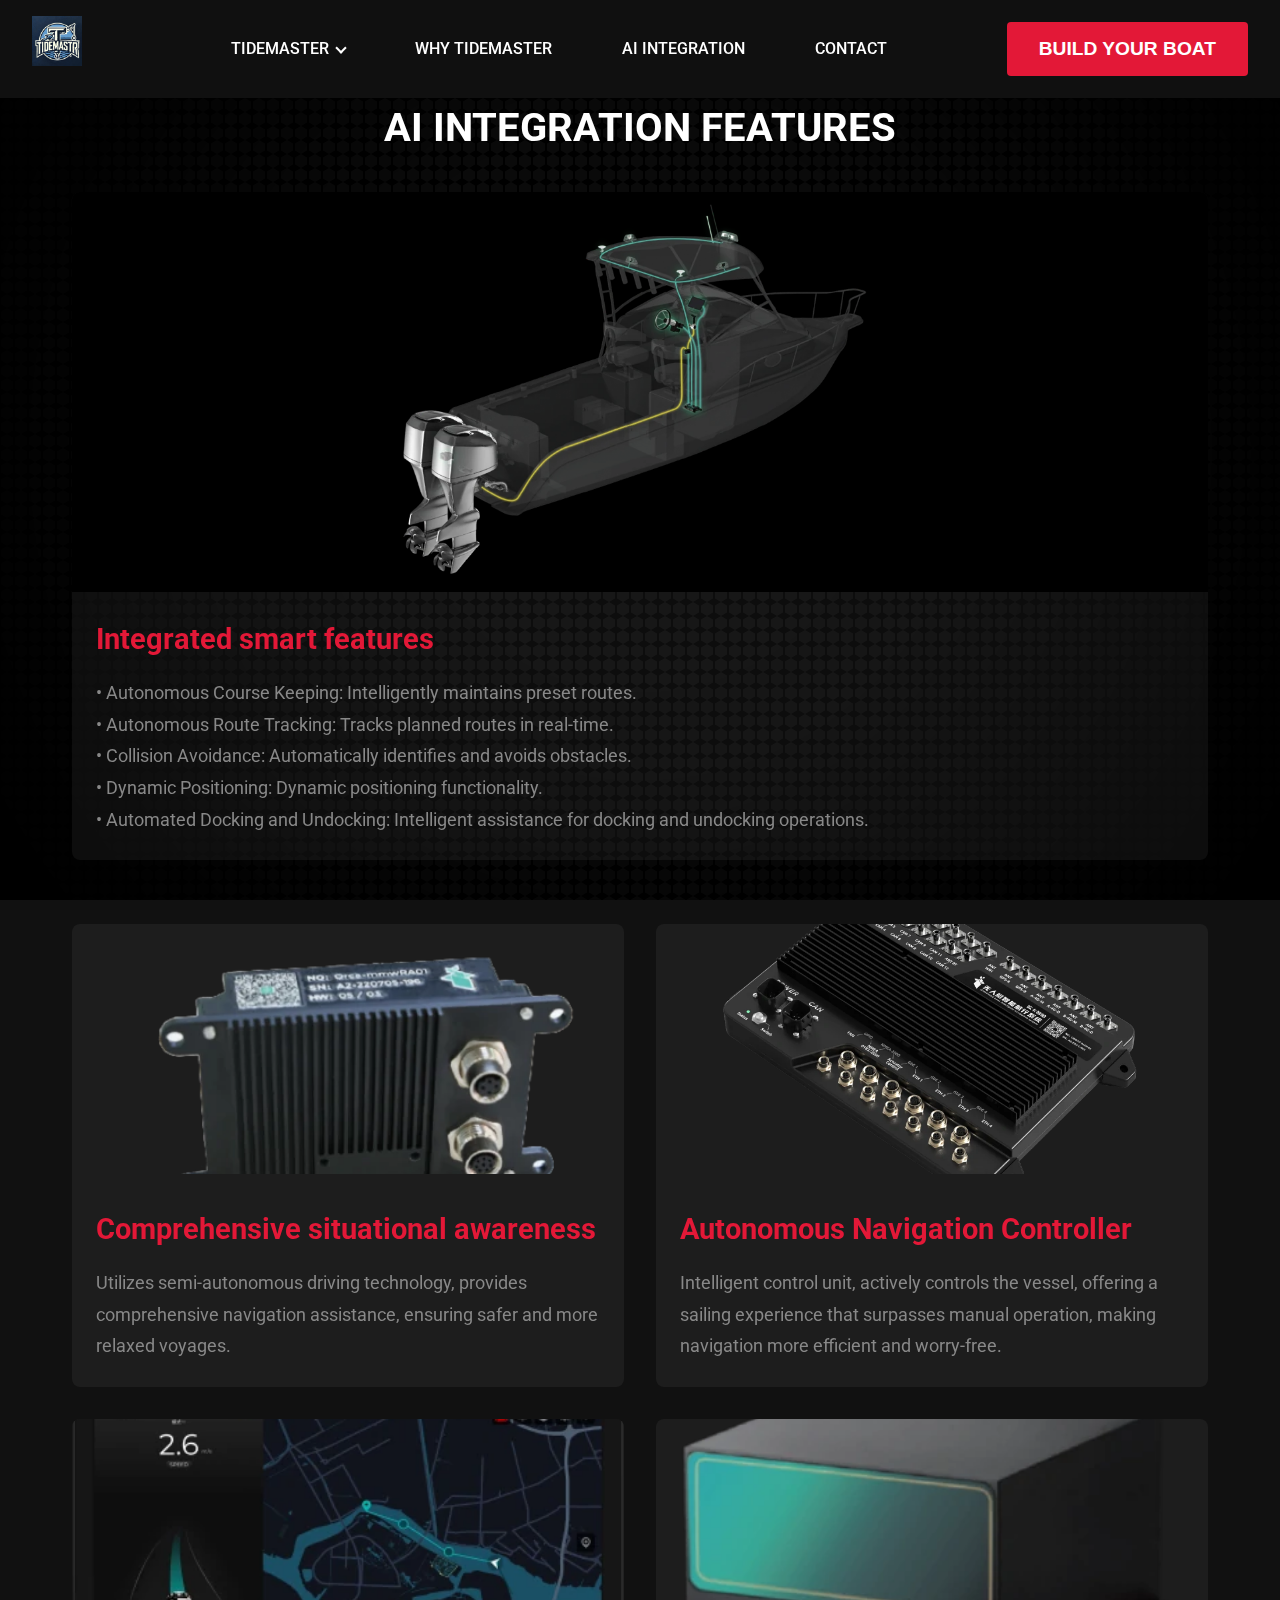
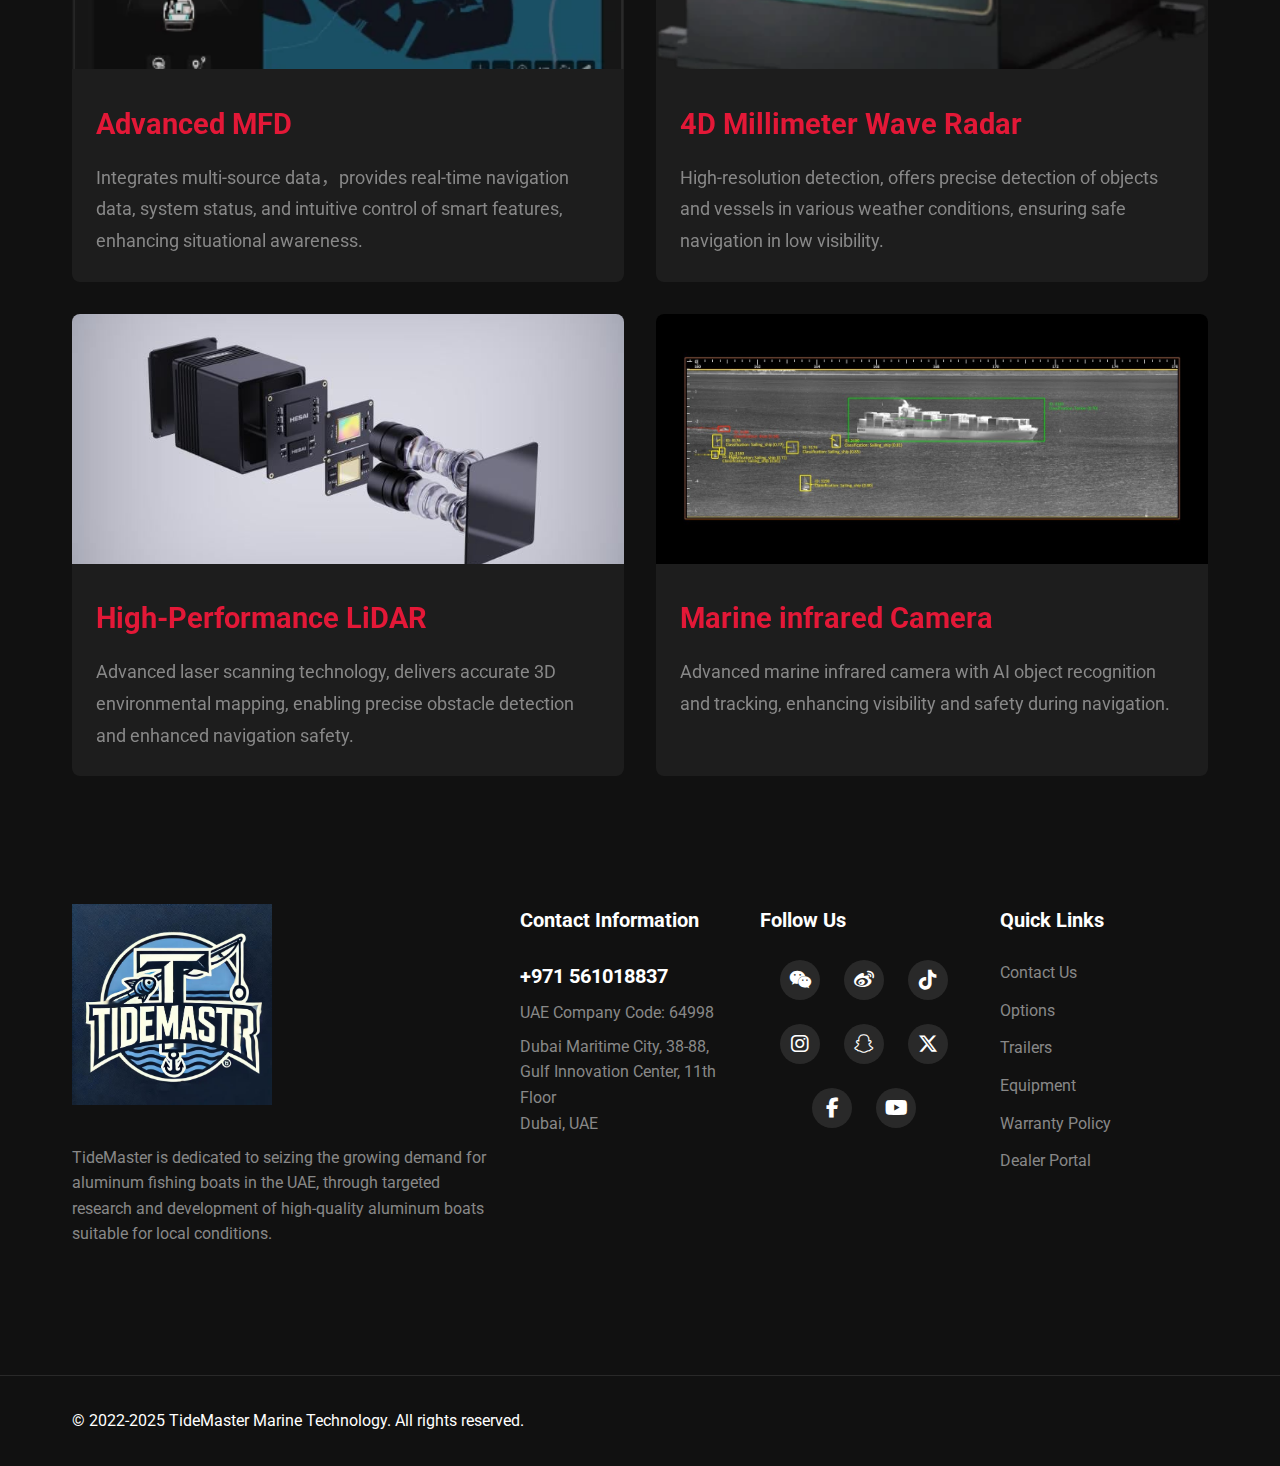
<file: ai-integration.html>
<!DOCTYPE html>
<html lang="zh-CN">
<head>
    <meta charset="UTF-8">
    <meta name="viewport" content="width=device-width, initial-scale=1.0">
    <title>TideMaster - Aluminum Boat Manufacturer</title>
    <link rel="stylesheet" href="styles.css">
    <link href="https://fonts.googleapis.com/css2?family=Roboto:wght@400;700;900&display=swap" rel="stylesheet">
    <link rel="stylesheet" href="https://cdnjs.cloudflare.com/ajax/libs/font-awesome/6.5.1/css/all.min.css">
    <style>
    /* 六边形背景图案 */
    body::before {
        content: '';
        position: fixed;
        top: 0;
        left: 0;
        width: 100%;
        height: 100%;
        z-index: -1;
        background-color: #000000;
        background-image: url("data:image/svg+xml,%3Csvg width='24' height='24' viewBox='0 0 24 24' xmlns='http://www.w3.org/2000/svg'%3E%3Cpath d='M12 0l10.392 6v12L12 24 1.607 18V6z' fill-opacity='0.05' fill='%23ffffff' fill-rule='evenodd'/%3E%3C/svg%3E");
        background-size: 14px 14px;
        opacity: 1;
    }

    /* 中间向两边的渐变遮罩 */
    body::after {
        content: '';
        position: fixed;
        top: 0;
        left: 0;
        width: 100%;
        height: 100%;
        z-index: -1;
        background: radial-gradient(
            circle at center,
            transparent 0%,
            rgba(0, 0, 0, 0.2) 40%,
            rgba(0, 0, 0, 0.8) 80%,
            rgba(0, 0, 0, 1) 100%
        );
    }

    /* 调整主要内容区域的背景 */
    .main-header,
    .hero,
    .boat-ranges,
    .tech-features,
    .why-us,
    .video-showcase,
    .main-footer {
        position: relative;
        z-index: 1;
    }

    /* 确保深色背景的可读性 */
    .dark-theme {
        background-color: #000000;
        color: #ffffff;
    }

    /* 添加渐变遮罩效果 */
    .section-overlay {
        position: absolute;
        top: 0;
        left: 0;
        right: 0;
        bottom: 0;
        background: linear-gradient(to bottom, rgba(0,0,0,0.8), rgba(0,0,0,0.95));
        z-index: -1;
    }

    /* 调整内容区域的对比度 */
    .hero-content,
    
    .range-content,
    .tech-content {
        position: relative;
        z-index: 2;
    }

    /* 视频容器样式 */
    .video-wrapper {
        position: relative;
        padding-bottom: 56.25%; /* 16:9 比例 */
        height: 0;
        overflow: hidden;
        max-width: 100%;
    }

    .video-wrapper iframe {
        position: absolute;
        top: 0;
        left: 0;
        width: 100%;
        height: 100%;
        border-radius: 8px;
    }

    .video-grid {
        max-width: 1000px;
        margin: 0 auto;
    }

    .video-showcase {
        padding: 4rem 0;
        background: rgba(0, 0, 0, 0.5);
    }

    .tech-features {
        text-align: center;
        padding: 4rem 0;
    }

    .tech-features h2 {
        margin-bottom: 2rem;
    }

    .tech-intro {
        max-width: 800px;
        margin: 0 auto 3rem;
        font-size: 1.2rem;
        line-height: 1.6;
    }

    .tech-item {
        max-width: 600px;
        margin: 0 auto;
    }

    .tech-item h3 {
        margin-bottom: 1.5rem;
        font-size: 1.8rem;
    }

    .tech-item p {
        margin-bottom: 2rem;
    }

    .feature-list {
        list-style: none;
        padding: 0;
        margin: 0 auto;
        display: inline-block;
        text-align: left;
    }

    .feature-list li {
        margin-bottom: 1rem;
        font-size: 1.2rem;
        font-weight: bold;
        position: relative;
        padding-left: 1.5rem;
    }

    .feature-list li:before {
        content: "•";
        position: absolute;
        left: 0;
        color: var(--primary-color);
    }

    .why-us {
        text-align: center;
        padding: 4rem 0;
        background: rgba(0, 0, 0, 0.5);
    }

    .why-us h2 {
        margin-bottom: 3rem;
        font-size: 2.5rem;
    }

    /* 更新特性网格布局 */
    .features-grid {
        display: flex;
        justify-content: center;
        gap: 2rem;
        max-width: 1400px; /* 增加最大宽度以适应四列 */
        margin: 0 auto;
        padding: 0 2rem;
    }

    .feature {
        flex: 1;
        max-width: 280px; /* 调整每列的最大宽度 */
        text-align: center;
        padding: 1.5rem;
    }

    .feature h3 {
        font-size: 1.8rem;
        margin-bottom: 1rem;
        color: var(--text-light);
    }

    .feature p {
        font-size: 1.1rem;
        line-height: 1.6;
        color: var(--text-gray);
    }

    /* 移动端适配 */
    @media (max-width: 1200px) {
        .features-grid {
            flex-wrap: wrap;
            justify-content: center;
        }

        .feature {
            flex: 0 1 calc(50% - 2rem);
            max-width: 100%;
        }
    }

    @media (max-width: 768px) {
        .features-grid {
            flex-direction: column;
            align-items: center;
            gap: 2rem;
        }

        .feature {
            flex: 1;
            width: 100%;
            max-width: 100%;
        }
    }

    /* 下拉菜单样式 */
    .dropdown {
        position: relative;
        display: inline-block;
    }

    .build-btn {
        cursor: pointer;
    }

    .build-menu {
        display: none;
        position: absolute;
        top: 100%;
        left: 50%;
        transform: translateX(-50%);
        min-width: 250px;
        background-color: #000000;
        border: 1px solid rgba(255, 255, 255, 0.1);
        padding: 1rem 0;
        margin-top: 0.5rem;
        z-index: 1000;
        box-shadow: 0 4px 6px rgba(0, 0, 0, 0.1);
    }

    .menu-content {
        padding: 0 1rem;
    }

    .menu-list {
        list-style: none;
        padding: 0;
        margin: 0;
    }

    .menu-list li {
        margin: 0.5rem 0;
    }

    .menu-list a {
        display: block;
        color: #ffffff;
        text-decoration: none;
        font-size: 1rem;
        padding: 0.75rem 1rem;
        transition: all 0.3s ease;
    }

    .menu-list a:hover {
        color: var(--primary-color);
        background-color: rgba(255, 255, 255, 0.05);
    }

    /* 显示下拉菜单 */
    .dropdown:hover .build-menu {
        display: block;
    }

    /* 移动端适配 */
    @media (max-width: 768px) {
        .main-header {
            padding: 0.5rem 0;
        }

        .main-header .container {
            flex-direction: column;
            align-items: center;
            padding: 0 1rem;
            gap: 0.8rem;
        }

        .logo {
            width: 60px;
            height: auto;
            margin: 0;
            display: flex;
            justify-content: center;
        }

        .logo-img {
            width: 100%;
            height: auto;
        }

        .nav-list {
            width: 100%;
            display: flex;
            flex-direction: row;
            justify-content: center;
            gap: 1 rem;
            padding: 0.5rem 0;
            margin: 0;
            font-size: 0.7rem;
        }

        .nav-list li:last-child {
            display: none;
        }

        .nav-list a {
            white-space: nowrap;
            padding: 0 2px;
        }

        .header-actions {
            width: 100%;
            display: flex;
            justify-content: center;
            margin: 0;
        }

        .build-btn {
            padding: 0.4rem 0.8rem;
            font-size: 0.8rem;
            white-space: nowrap;
        }

        .hero {
            min-height: auto;
            padding: 12rem 1rem 2rem;
            background-color: var(--dark-bg);
        }

        .hero-content {
            padding: 0;
        }

        .hero-content h1 {
            font-size: 2.5rem;
            margin: 0.3rem 0;
            letter-spacing: -1px;
            line-height: 1.1;
        }

        .hero-text {
            font-size: 1rem;
            padding: 0.8rem 0;
            margin-top: 0.5rem;
            line-height: 1.5;
        }

        .hero-text p {
            margin: 0;
        }
    }

    /* 平板设备断点优化 */
    @media (max-width: 1024px) and (min-width: 769px) {
        .nav-list {
            gap: 1.5rem;
        }

        .hero-content h1 {
            font-size: 3rem;
        }

        .section {
            padding: 3rem 0;
        }
    }

    /* 下拉菜单基础样式 */
    .dropdown {
        position: relative;
    }

    .dropdown-menu {
        display: none;
        position: absolute;
        top: 100%;
        left: 0;
        background: rgba(0, 0, 0, 0.95);
        min-width: 200px;
        padding: 0.5rem 0;
        border: 1px solid rgba(255, 255, 255, 0.1);
        z-index: 1000;
    }

    /* BUILD YOUR BOAT 按钮的下拉菜单位置调整 */
    .header-actions .dropdown-menu {
        right: 0;
        left: auto;
        background: rgba(0, 0, 0, 0.95);
    }

    .header-actions .dropdown-menu a {
        color: #FFFFFF;
        text-decoration: none;
        transition: all 0.3s ease;
        font-weight: 500;
        text-transform: uppercase;
        letter-spacing: 0.5px;
    }

    .header-actions .dropdown-menu a:hover {
        background-color: rgba(255, 255, 255, 0.1);
        color: #e31837;
    }

    /* 显示下拉菜单 */
    .dropdown:hover .dropdown-menu {
        display: block;
    }

    /* 移动端适配 */
    @media (max-width: 768px) {
        .dropdown-menu {
            position: static;
            width: 100%;
            background: rgba(0, 0, 0, 0.5);
        }

        .header-actions .dropdown-menu {
            text-align: center;
        }
    }

    /* 更新英雄栏背景图样式 */
    .hero-background {
        position: relative;
        width: 100%;
        height: 85%;
        overflow: hidden;
    }

    .hero-video {
        width: 100%;
        height: 100%;
        object-fit: cover;
        object-position: center;
    }

    /* 移动端优化 */
    @media (max-width: 768px) {
        .hero-background {
            display: none;
        }

        .hero {
            min-height: auto;
            padding: 12rem 1rem 2rem;
            background-color: var(--dark-bg);
        }

        .hero-content {
            padding: 0;
        }

        .hero-content h1 {
            font-size: 2.5rem;
            margin: 0.3rem 0;
            letter-spacing: -1px;
            line-height: 1.1;
        }

        .hero-text {
            font-size: 1rem;
            padding: 0.8rem 0;
            margin-top: 0.5rem;
            line-height: 1.5;
        }

        .hero-text p {
            margin: 0;
        }
    }

    /* 更新链接样式 */
    .boat-card a {
        text-decoration: none;
        color: var(--text-light);
    }

    .boat-info h2 {
        color: var(--text-light);
        text-decoration: none;
        margin-bottom: 1rem;
    }

    .boat-info p {
        color: var(--text-gray);
        text-decoration: none;
    }

    /* 更新标题样式 */
    .section-title {
        color: var(--text-light);
        text-decoration: none;
    }

    /* 确保所有链接没有下划线 */
    a {
        text-decoration: none;
    }

    /* 更新导航链接样式 */
    .nav-list a {
        color: var(--text-light);
        text-decoration: none;
        text-transform: uppercase;
        font-weight: 500;
        transition: color 0.3s ease;
    }

    .nav-list a:hover {
        color: var(--primary-color);
    }

    /* 更新下拉菜单链接样式 */
    .dropdown-menu a {
        color: var(--text-light);
        text-decoration: none;
        display: block;
        padding: 0.75rem 1.5rem;
        transition: background-color 0.3s ease;
    }

    .dropdown-menu a:hover {
        background-color: rgba(255, 255, 255, 0.1);
        color: var(--primary-color);
    }
    </style>
</head>
<body class="dark-theme">
    <!-- 顶部导航 -->
    <header class="main-header">
        <div class="container">
            <!-- Logo -->
            <a href="index.html" class="logo">
                <img src="images/Logo.jpg" alt="TIDEMASTER" class="logo-img">
            </a>

            <!-- 主导航 -->
            <nav class="main-nav">
                <ul class="nav-list">
                    <li class="dropdown">
                        <a href="#">TIDEMASTER</a>
                        <ul class="dropdown-menu">
                            <li><a href="products/TideMaster Cat.html">TIDEMASTER CAT</a></li>
                            <li><a href="products/TideMaster Hunter.html">TIDEMASTER HUNTER</a></li>
                        </ul>
                    </li>
                    <li><a href="#tech-features">WHY TIDEMASTER</a></li>
                    <li><a href="ai-integration.html">AI INTEGRATION</a></li>
                    <li><a href="#contact">CONTACT</a></li>
                </ul>
            </nav>

            <!-- 右侧操作区 -->
            <div class="header-actions">
                <div class="dropdown">
                    <button class="btn btn-primary build-btn">BUILD YOUR BOAT</button>
                    <ul class="dropdown-menu">
                        <li><a href="products/TideMaster Cat.html">TIDEMASTER CAT 38</a></li>
                        <li><a href="products/TideMaster Hunter.html">TIDEMASTER HUNTER 28</a></li>
                        <li><a href="products/TideMaster Lounge.html">TIDEMASTER LOUNGE 38</a></li>
                    </ul>
                </div>
            </div>
        </div>
    </header>



    
    <!-- 产品详情 -->
<main class="product-detail">
  
<!-- AI功能展示部分 -->
<section class="ai-features">
    <h2></h2>
    <h2></h2>
    <h2>AI INTEGRATION FEATURES</h2>
    <div class="ai-grid">
        <!-- 功能特性 - 放在最上方并占据整行 -->
        <div class="ai-item full-width">
            <div class="full-width-image">
                <img src="images\5-1.webp" alt="AI Features">
            </div>
            <h3 class="feature-title">Integrated smart features</h3>
            <p>• Autonomous Course Keeping: Intelligently maintains preset routes.<br>
               • Autonomous Route Tracking: Tracks planned routes in real-time.<br>
               • Collision Avoidance: Automatically identifies and avoids obstacles.<br>
               • Dynamic Positioning: Dynamic positioning functionality.<br>
               • Automated Docking and Undocking: Intelligent assistance for docking and undocking operations. </p>
        </div>

        <!-- 硬件设备 -->
        <div class="ai-item">
            <img src="images\3-4.webp" alt="Display and Interaction Terminal">
            <h3 class="feature-title">Comprehensive situational awareness</h3>
            <p>Utilizes semi-autonomous driving technology, provides comprehensive navigation assistance, ensuring safer and more relaxed voyages.</p>
        </div>

        <div class="ai-item">
            <img src="images\3-3.webp" alt="High-Performance Lidar">
            <h3 class="feature-title">Autonomous Navigation Controller</h3>
            <p> Intelligent control unit, actively controls the vessel, offering a sailing experience that surpasses manual operation, making navigation more efficient and worry-free.</p>
        </div>

        <div class="ai-item">
            <img src="images\3-1.webp" alt="Autonomous Navigation Controller">
            <h3 class="feature-title">Advanced MFD</h3>
            <p> Integrates multi-source data，provides real-time navigation data, system status, and intuitive control of smart features, enhancing situational awareness. </p>
        </div>

        <div class="ai-item">
            <img src="images\3-2.webp" alt="Autonomous Navigation Controller">
            <h3 class="feature-title">4D Millimeter Wave Radar</h3>
            <p>High-resolution detection, offers precise detection of objects and vessels in various weather conditions, ensuring safe navigation in low visibility. </p>
        </div>

        <div class="ai-item">
            <img src="images\Hesai-Fully-solid-state-lidar-2.jpg" alt="4D Millimeter-Wave Radar">
            <h3 class="feature-title">High-Performance LiDAR</h3>
            <p>Advanced laser scanning technology, delivers accurate 3D environmental mapping, enabling precise obstacle detection and enhanced navigation safety.</p>
        </div>

        <div class="ai-item">
            <img src="images\maxresdefault.jpg" alt="Marine Camera">
            <h3 class="feature-title">Marine infrared Camera</h3>
            <p>Advanced marine infrared camera with AI object recognition and tracking, enhancing visibility and safety during navigation.</p>
        </div>
    </div>
</section>
        </main> 

        <!-- 更新样式 -->
        <style>
        .ai-grid {
            display: grid;
            grid-template-columns: repeat(2, 1fr);
            gap: 2rem;
            padding: 0 2rem;
            max-width: 1200px;
            margin: 0 auto;
        }

        .ai-item {
            background: rgba(255, 255, 255, 0.05);
            border-radius: 8px;
            overflow: hidden;
            transition: transform 0.3s ease;
        }

        .ai-item:hover {
            transform: translateY(-5px);
        }

        .ai-item img {
            width: 100%;
            height: 250px;
            object-fit: cover;
        }

        .ai-item h3,
        .ai-item .feature-title {
            padding: 1.5rem 1.5rem 1rem;
            color: var(--primary-color);
            font-size: 1.8rem;
        }

        .ai-item p {
            padding: 0 1.5rem 1.5rem;
            color: var(--text-gray);
            line-height: 1.8;
            font-size: 1.1rem;
        }

        .ai-item.full-width {
            grid-column: 1 / -1;
            margin-bottom: 2rem;
            background: rgba(255, 255, 255, 0.05);
            border-radius: 8px;
            overflow: hidden;
        }

        .full-width-image {
            width: 100%;
            height: auto;
            max-height: 400px;
            display: flex;
            justify-content: center;
            align-items: center;
            overflow: hidden;
            background: #000;
        }

        .full-width-image img {
            width: 100%;
            height: auto;
            object-fit: contain;
            max-height: 400px;
        }

        .ai-item.full-width .feature-title {
            padding: 1.5rem 1.5rem 1rem;
            color: var(--primary-color);
            font-size: 1.8rem;
        }

        .ai-item.full-width p {
            padding: 0 1.5rem 1.5rem;
            color: var(--text-gray);
            line-height: 1.8;
            font-size: 1.1rem;
        }

        @media (max-width: 768px) {
            .ai-grid {
                grid-template-columns: 1fr;
            }

            .full-width-image {
                max-height: 300px;
            }

            .full-width-image img {
                max-height: 300px;
            }
        }
        </style>










</body>
</html>
    <!-- 页脚 -->
    <footer class="main-footer">
        <div id="contact" class="footer-content">
            <div class="footer-section company-info">
                <div class="footer-logo">
                    <img src="images/Logo.jpg" alt="TIDEMASTER" class="logo-img">
                </div>
                <p class="company-desc">
                    TideMaster is dedicated to seizing the growing demand for aluminum fishing boats in the UAE, through targeted research and development of high-quality aluminum boats suitable for local conditions.
                </p>
            </div>

            <div class="footer-section contact-info">
                <h3>Contact Information</h3>
                <p class="phone">+971 561018837</p>
                <p class="company-id">UAE Company Code: 64998</p>
                <p class="address">Dubai Maritime City, 38-88, Gulf Innovation Center, 11th Floor<br>Dubai, UAE</p>
            </div>
            

            <div class="footer-section connect">
                <h3>Follow Us</h3>
                <div class="social-links">
                    <a href="#" class="social-link" title="WeChat">
                        <i class="fab fa-weixin"></i>
                    </a>
                    <a href="#" class="social-link" title="Weibo">
                        <i class="fab fa-weibo"></i>
                    </a>
                    <a href="#" class="social-link" title="TikTok">
                        <i class="fab fa-tiktok"></i>
                    </a>
                    <a href="#" class="social-link" title="Instagram">
                        <i class="fab fa-instagram"></i>
                    </a>
                    <a href="#" class="social-link" title="Snapchat">
                        <i class="fab fa-snapchat"></i>
                    </a>
                    <a href="#" class="social-link" title="X">
                        <i class="fab fa-x-twitter"></i>
                    </a>
                    <a href="#" class="social-link" title="Facebook">
                        <i class="fab fa-facebook-f"></i>
                    </a>
                    <a href="#" class="social-link" title="YouTube">
                        <i class="fab fa-youtube"></i>
                    </a>
                </div>
            </div>

            <div class="footer-section quick-links">
                <h3>Quick Links</h3>
                <ul>
                    <li><a href="#contact">Contact Us</a></li>
                    <li><a href="#options">Options</a></li>
                    <li><a href="#trailers">Trailers</a></li>
                    <li><a href="#gear">Equipment</a></li>
                    <li><a href="#warranty">Warranty Policy</a></li>
                    <li><a href="#dealer-portal">Dealer Portal</a></li>
                </ul>
            </div>
        </div>

        <div class="footer-bottom">
            <div class="container">
                <div class="copyright">
                    <p>&copy; 2022-2025 TideMaster Marine Technology. All rights reserved.</p>
                </div>
            </div>
        </div>
    </footer>

    <style>
    :root {
        --primary-color: #e31837;
        --dark-bg: #111111;
        --text-light: #ffffff;
        --text-gray: #888888;
    }

    body.dark-theme {
        background-color: var(--dark-bg);
        color: var(--text-light);
        font-family: 'Roboto', sans-serif;
        margin: 0;
        padding: 0;
    }

    .main-header {
        background-color: rgba(17, 17, 17, 0.95);
        position: fixed;
        width: 100%;
        z-index: 1000;
        padding: 1rem 0;
    }

    .header-container {
        max-width: 1200px;
        margin: 0 auto;
        display: flex;
        justify-content: space-between;
        align-items: center;
        padding: 0 2rem;
    }

    .nav-list {
        display: flex;
        gap: 2rem;
        list-style: none;
    }

    .nav-list a {
        color: var(--text-light);
        text-decoration: none;
        text-transform: uppercase;
        font-weight: 500;
    }

    .hero {
        height: 100vh;
        position: relative;
        display: flex;
        align-items: center;
        justify-content: center;
        text-align: center;
        overflow: hidden;
    }

    .hero-video {
        position: absolute;
        top: 0;
        left: 0;
        width: 100%;
        height: 100%;
        object-fit: cover;
    }

    .hero-overlay {
        position: absolute;
        top: 0;
        left: 0;
        width: 100%;
        height: 100%;
        background: rgba(0, 0, 0, 0.5);
    }

    .hero-content {
        position: relative;
        z-index: 2;
        max-width: 800px;
        padding: 0 2rem;
    }

    .hero h1 {
        font-size: 4rem;
        font-weight: 900;
        margin-bottom: 2rem;
    }

    .range-grid {
        display: grid;
        grid-template-columns: repeat(2, 1fr);
        gap: 2rem;
        padding: 4rem 2rem;
    }

    .range-card {
        position: relative;
        overflow: hidden;
        border-radius: 8px;
        aspect-ratio: 16/9;
    }

    .range-card img {
        width: 100%;
        height: 100%;
        object-fit: cover;
    }

    .range-content {
        position: absolute;
        bottom: 0;
        left: 0;
        right: 0;
        padding: 2rem;
        background: linear-gradient(to top, rgba(0,0,0,0.8), transparent);
        color: var(--text-light);
    }

    .btn {
        display: inline-block;
        padding: 1rem 2rem;
        border-radius: 4px;
        text-decoration: none;
        text-transform: uppercase;
        font-weight: bold;
        transition: all 0.3s ease;
    }

    .btn-primary {
        background-color: var(--primary-color);
        color: var(--text-light);
    }

    .btn-outline {
        border: 2px solid var(--text-light);
        color: var(--text-light);
    }

    .container {
        max-width: 1200px;
        margin: 0 auto;
        padding: 4rem 2rem;
    }

    section {
        padding: 4rem 0;
    }

    h2 {
        font-size: 2.5rem;
        margin-bottom: 2rem;
        text-align: center;
    }

    /* 页脚样式 */
    .main-footer {
        background-color: var(--dark-bg);
        color: var(--text-light);
        padding: 4rem 0 0;
    }

    .footer-content {
        max-width: 1200px;
        margin: 0 auto;
        display: grid;
        grid-template-columns: 2fr 1fr 1fr 1fr;
        gap: 2rem;
        padding: 0 2rem;
    }

    .footer-section {
        margin-bottom: 2rem;
    }

    .footer-logo {
        margin-bottom: 1.5rem;
    }

    .logo-img {
        max-width: 200px;
        margin-bottom: 0.5rem;
    }

    .logo-text {
        display: block;
        font-size: 0.875rem;
        color: var(--text-gray);
    }

    .company-desc {
        color: var(--text-gray);
        line-height: 1.6;
        margin-bottom: 2rem;
    }

    .footer-section h3 {
        font-size: 1.25rem;
        margin-bottom: 1.5rem;
        font-weight: 700;
    }

    .contact-info p {
        margin-bottom: 0.5rem;
        color: var(--text-gray);
    }

    .phone {
        font-size: 1.25rem;
        font-weight: 700;
        color: var(--text-light) !important;
    }

    .social-links {
        display: flex;
        flex-wrap: wrap;
        justify-content: center;
        gap: 1.5rem;
        margin-top: 1rem;
    }

    .social-link {
        display: flex;
        align-items: center;
        justify-content: center;
        width: 40px;
        height: 40px;
        border-radius: 50%;
        background: rgba(255, 255, 255, 0.1);
        transition: all 0.3s ease;
        color: white;
        text-decoration: none;
    }

    .social-link i {
        font-size: 20px;
        transition: transform 0.3s ease;
    }

    .social-link:hover {
        background: rgba(255, 255, 255, 0.2);
    }

    .social-link:hover i {
        transform: scale(1.1);
    }

    /* 为不同的社交媒体设置悬停颜色 */
    .social-link[title="WeChat"]:hover {
        background: #07C160;
    }

    .social-link[title="Weibo"]:hover {
        background: #E6162D;
    }

    .social-link[title="TikTok"]:hover {
        background: #000000;
    }

    .social-link[title="Instagram"]:hover {
        background: linear-gradient(45deg, #405DE6, #5851DB, #833AB4, #C13584, #E1306C, #FD1D1D);
    }

    .social-link[title="Snapchat"]:hover {
        background: #FFFC00;
        color: #000;
    }

    .social-link[title="X"]:hover {
        background: #000000;
    }

    .social-link[title="Facebook"]:hover {
        background: #1877F2;
    }

    .social-link[title="YouTube"]:hover {
        background: #FF0000;
    }

    /* 响应式调整 */
    @media (max-width: 768px) {
        .social-links {
            gap: 1rem;
        }
        
        .social-link {
            width: 36px;
            height: 36px;
        }
        
        .social-link i {
            font-size: 18px;
        }
    }

    .quick-links ul {
        list-style: none;
        padding: 0;
    }

    .quick-links li {
        margin-bottom: 0.75rem;
    }

    .quick-links a {
        color: var(--text-gray);
        text-decoration: none;
        transition: color 0.3s;
    }

    .quick-links a:hover {
        color: var(--text-light);
    }

    .footer-bottom {
        margin-top: 4rem;
        padding: 2rem 0;
        border-top: 1px solid rgba(255, 255, 255, 0.1);
    }

    .footer-bottom .container {
        display: flex;
        justify-content: space-between;
        align-items: center;
        max-width: 1200px;
        margin: 0 auto;
        padding: 0 2rem;
    }

    .copyright {
        display: flex;
        align-items: center;
        gap: 2rem;
    }

    .legal-links {
        display: flex;
        gap: 1rem;
        list-style: none;
        padding: 0;
    }

    .legal-links a {
        color: var(--text-gray);
        text-decoration: none;
        font-size: 0.875rem;
        transition: color 0.3s;
    }

    .legal-links a:hover {
        color: var(--text-light);
    }

    .credits {
        color: var(--text-gray);
        font-size: 0.875rem;
    }

    .credits a {
        color: var(--text-gray);
        text-decoration: none;
        transition: color 0.3s;
    }

    .credits a:hover {
        color: var(--text-light);
    }

    @media (max-width: 768px) {
        .footer-content {
            grid-template-columns: 1fr;
        }

        .footer-bottom .container {
            flex-direction: column;
            text-align: center;
            gap: 1rem;
        }

        .copyright {
            flex-direction: column;
            gap: 1rem;
        }
    }
    </style>

    <script src="script.js"></script>
</body>
</html>
</file>
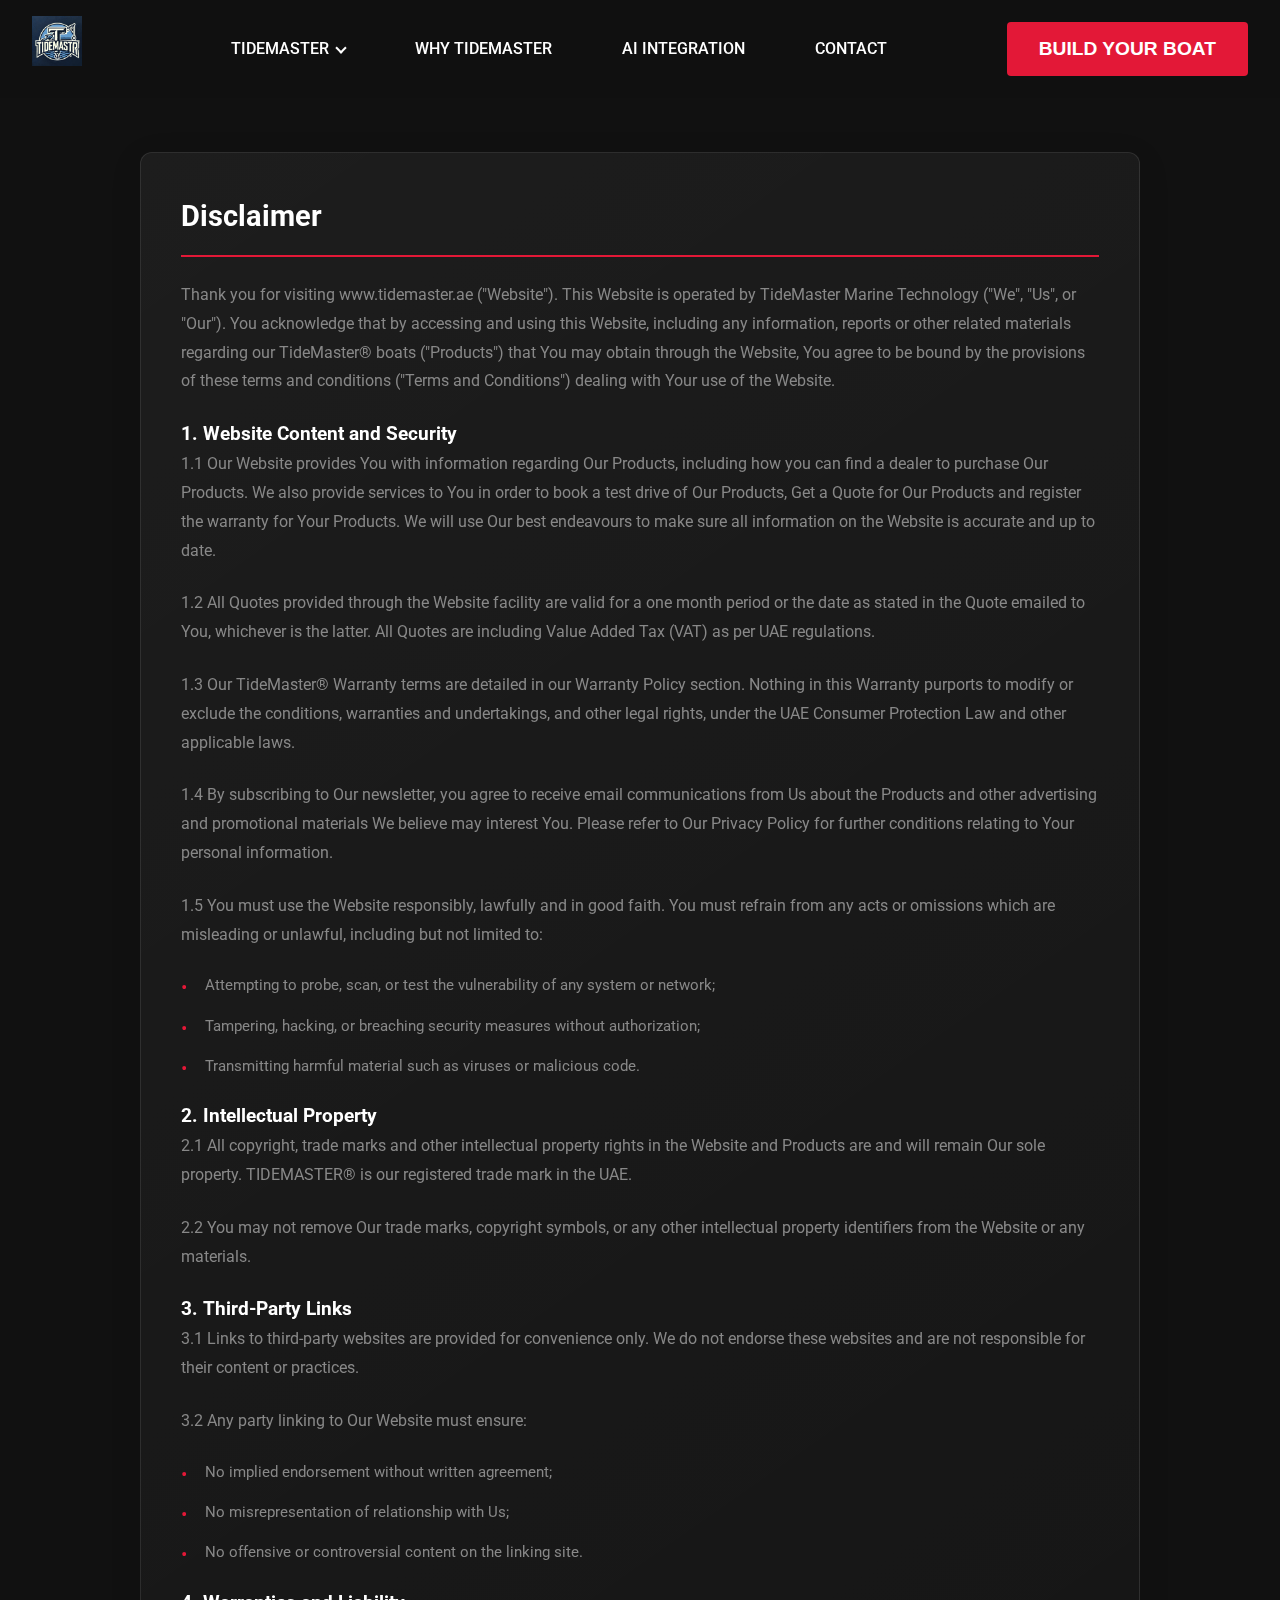
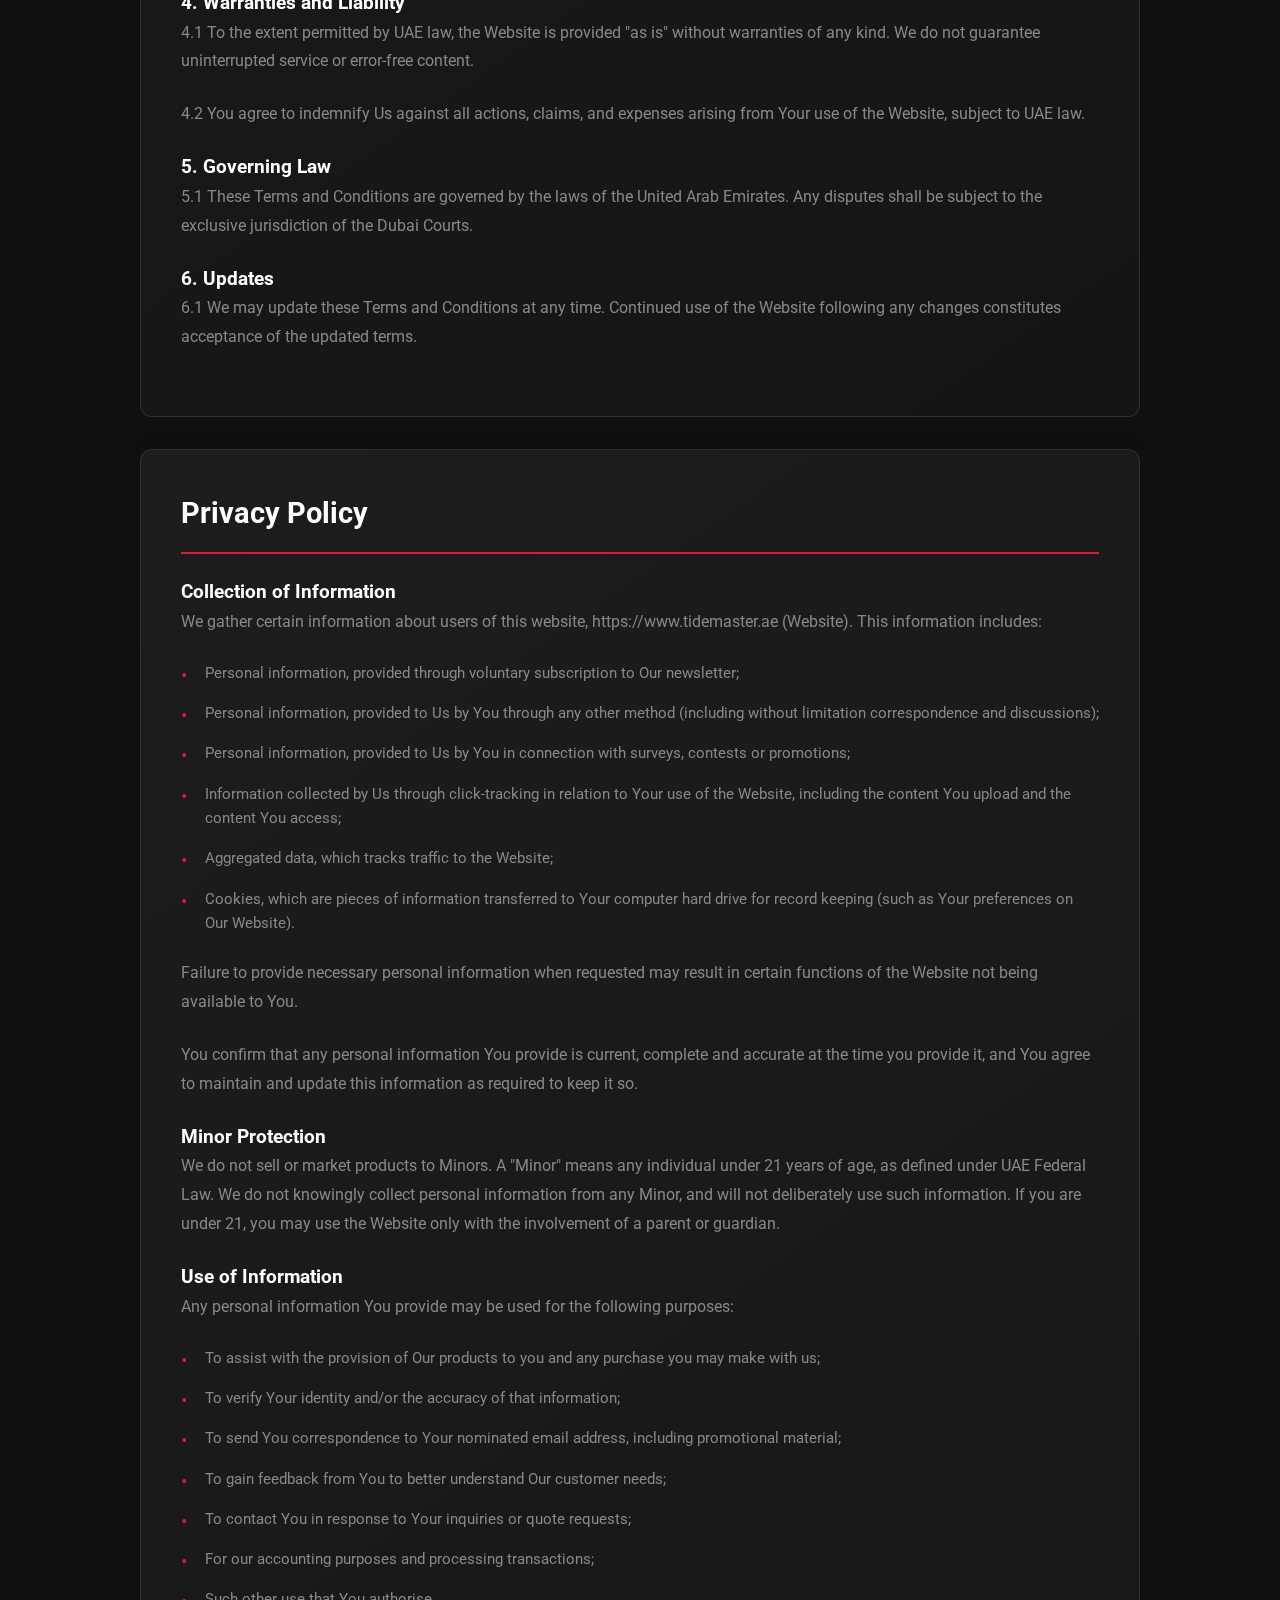
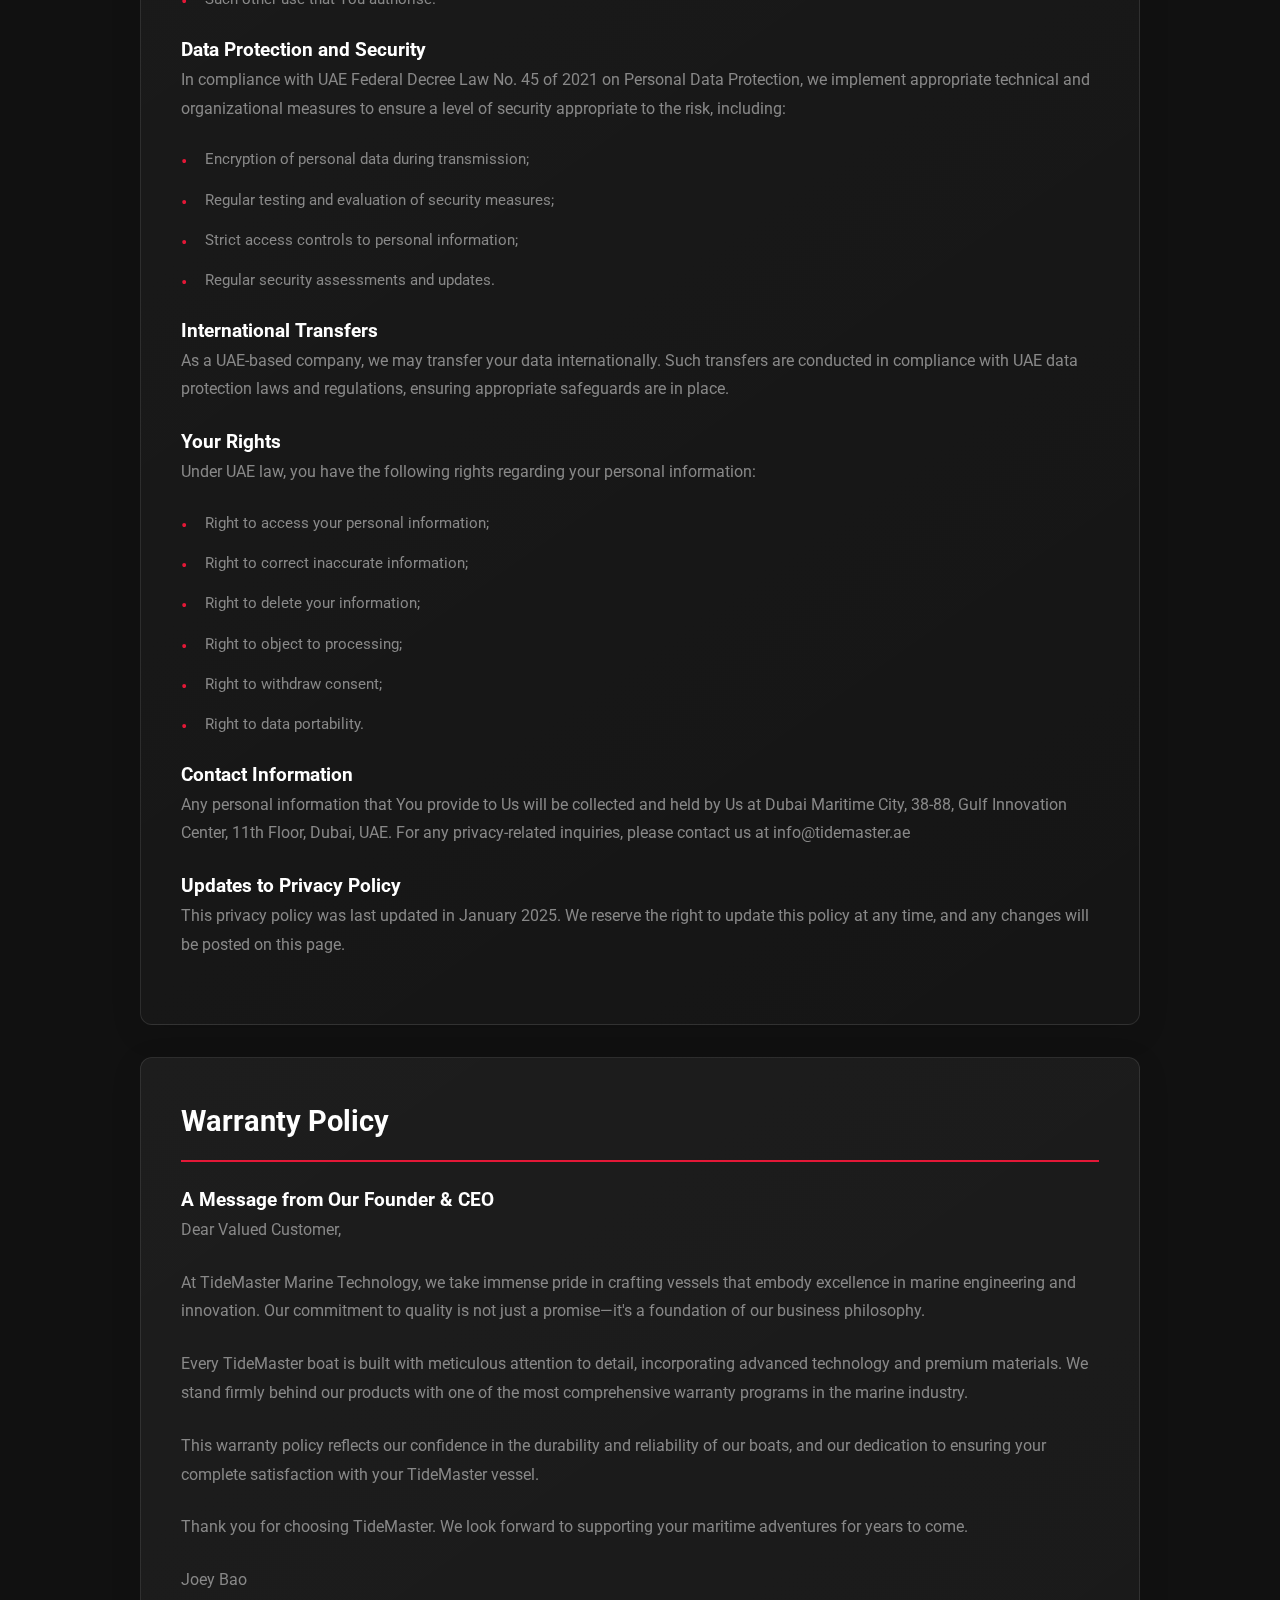
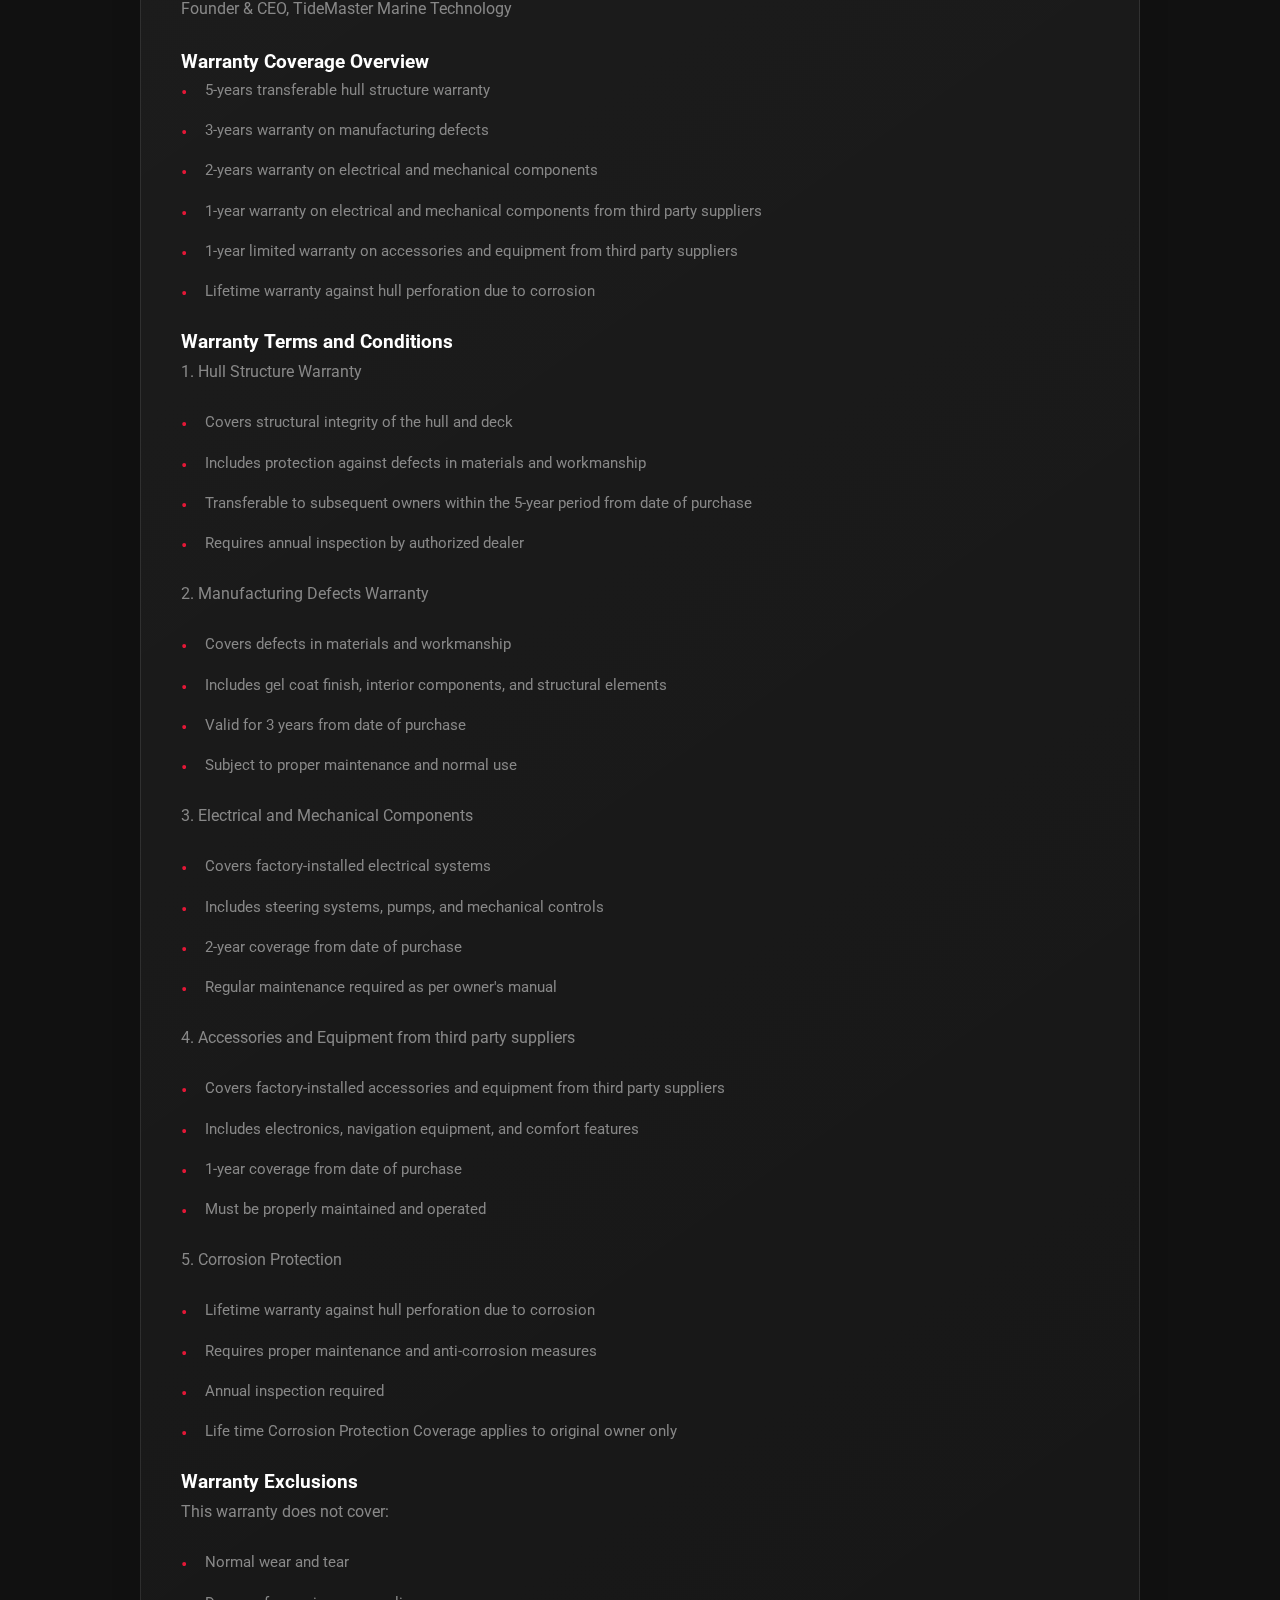
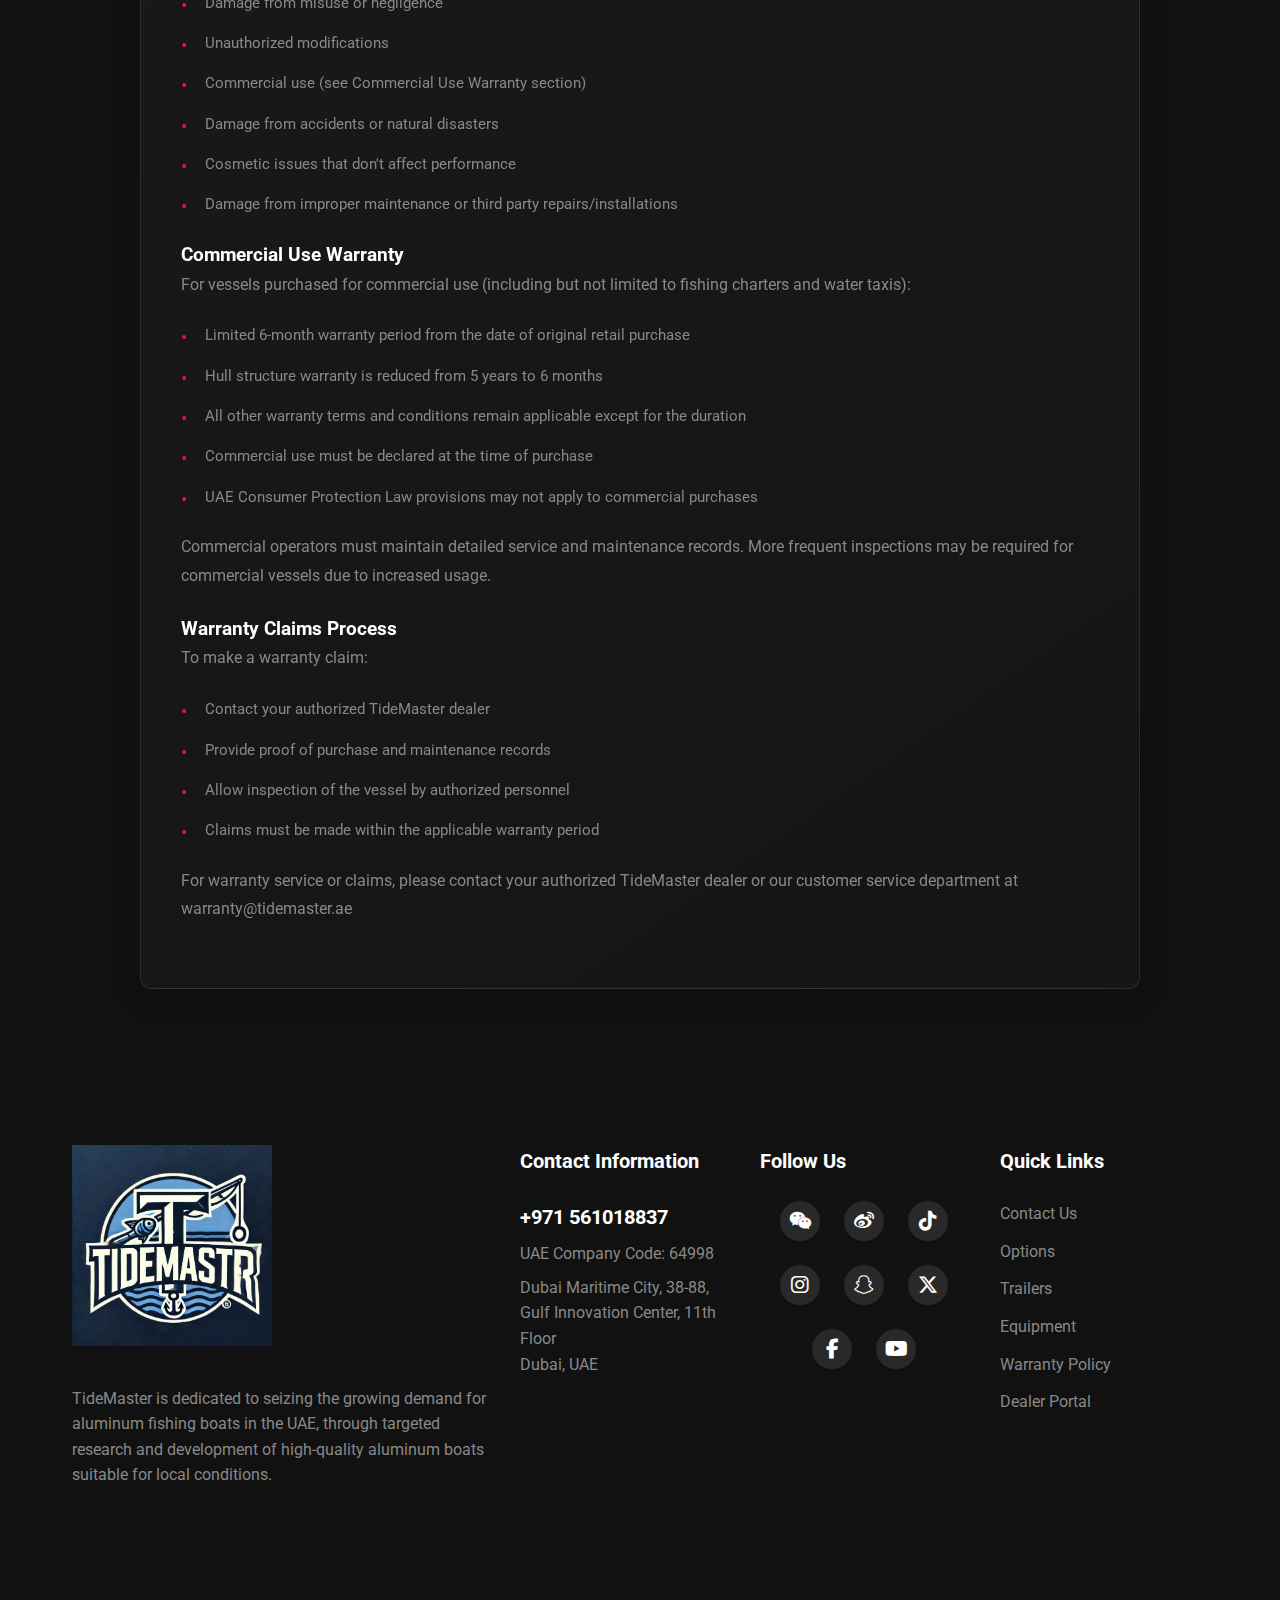
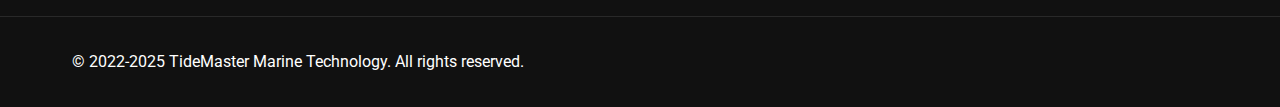
<file: policies.html>
<!DOCTYPE html>
<html lang="zh-CN">
<head>
    <meta charset="UTF-8">
    <meta name="viewport" content="width=device-width, initial-scale=1.0">
    <title>TideMaster - Aluminum Boat Manufacturer</title>
    <link rel="stylesheet" href="styles.css">
    <link href="https://fonts.googleapis.com/css2?family=Roboto:wght@400;700;900&display=swap" rel="stylesheet">
    <link rel="stylesheet" href="https://cdnjs.cloudflare.com/ajax/libs/font-awesome/6.5.1/css/all.min.css">
    <style>
    /* 六边形背景图案 */
    body::before {
        content: '';
        position: fixed;
        top: 0;
        left: 0;
        width: 100%;
        height: 100%;
        z-index: -1;
        background-color: #000000;
        background-image: url("data:image/svg+xml,%3Csvg width='24' height='24' viewBox='0 0 24 24' xmlns='http://www.w3.org/2000/svg'%3E%3Cpath d='M12 0l10.392 6v12L12 24 1.607 18V6z' fill-opacity='0.05' fill='%23ffffff' fill-rule='evenodd'/%3E%3C/svg%3E");
        background-size: 14px 14px;
        opacity: 1;
    }

    /* 中间向两边的渐变遮罩 */
    body::after {
        content: '';
        position: fixed;
        top: 0;
        left: 0;
        width: 100%;
        height: 100%;
        z-index: -1;
        background: radial-gradient(
            circle at center,
            transparent 0%,
            rgba(0, 0, 0, 0.2) 40%,
            rgba(0, 0, 0, 0.8) 80%,
            rgba(0, 0, 0, 1) 100%
        );
    }

    /* 调整主要内容区域的背景 */
    .main-header,
    .hero,
    .boat-ranges,
    .tech-features,
    .why-us,
    .video-showcase,
    .main-footer {
        position: relative;
        z-index: 1;
    }

    /* 确保深色背景的可读性 */
    .dark-theme {
        background-color: #000000;
        color: #ffffff;
    }

    /* 添加渐变遮罩效果 */
    .section-overlay {
        position: absolute;
        top: 0;
        left: 0;
        right: 0;
        bottom: 0;
        background: linear-gradient(to bottom, rgba(0,0,0,0.8), rgba(0,0,0,0.95));
        z-index: -1;
    }

    /* 调整内容区域的对比度 */
    .hero-content,
    
    .range-content,
    .tech-content {
        position: relative;
        z-index: 2;
    }

    /* 视频容器样式 */
    .video-wrapper {
        position: relative;
        padding-bottom: 56.25%; /* 16:9 比例 */
        height: 0;
        overflow: hidden;
        max-width: 100%;
    }

    .video-wrapper iframe {
        position: absolute;
        top: 0;
        left: 0;
        width: 100%;
        height: 100%;
        border-radius: 8px;
    }

    .video-grid {
        max-width: 1000px;
        margin: 0 auto;
    }

    .video-showcase {
        padding: 4rem 0;
        background: rgba(0, 0, 0, 0.5);
    }

    .tech-features {
        text-align: center;
        padding: 4rem 0;
    }

    .tech-features h2 {
        margin-bottom: 2rem;
    }

    .tech-intro {
        max-width: 800px;
        margin: 0 auto 3rem;
        font-size: 1.2rem;
        line-height: 1.6;
    }

    .tech-item {
        max-width: 600px;
        margin: 0 auto;
    }

    .tech-item h3 {
        margin-bottom: 1.5rem;
        font-size: 1.8rem;
    }

    .tech-item p {
        margin-bottom: 2rem;
    }

    .feature-list {
        list-style: none;
        padding: 0;
        margin: 0 auto;
        display: inline-block;
        text-align: left;
    }

    .feature-list li {
        margin-bottom: 1rem;
        font-size: 1.2rem;
        font-weight: bold;
        position: relative;
        padding-left: 1.5rem;
    }

    .feature-list li:before {
        content: "•";
        position: absolute;
        left: 0;
        color: var(--primary-color);
    }

    .why-us {
        text-align: center;
        padding: 4rem 0;
        background: rgba(0, 0, 0, 0.5);
    }

    .why-us h2 {
        margin-bottom: 3rem;
        font-size: 2.5rem;
    }

    /* 更新特性网格布局 */
    .features-grid {
        display: flex;
        justify-content: center;
        gap: 2rem;
        max-width: 1400px; /* 增加最大宽度以适应四列 */
        margin: 0 auto;
        padding: 0 2rem;
    }

    .feature {
        flex: 1;
        max-width: 280px; /* 调整每列的最大宽度 */
        text-align: center;
        padding: 1.5rem;
    }

    .feature h3 {
        font-size: 1.8rem;
        margin-bottom: 1rem;
        color: var(--text-light);
    }

    .feature p {
        font-size: 1.1rem;
        line-height: 1.6;
        color: var(--text-gray);
    }

    /* 移动端适配 */
    @media (max-width: 1200px) {
        .features-grid {
            flex-wrap: wrap;
            justify-content: center;
        }

        .feature {
            flex: 0 1 calc(50% - 2rem);
            max-width: 100%;
        }
    }

    @media (max-width: 768px) {
        .features-grid {
            flex-direction: column;
            align-items: center;
            gap: 2rem;
        }

        .feature {
            flex: 1;
            width: 100%;
            max-width: 100%;
        }
    }

    /* 下拉菜单样式 */
    .dropdown {
        position: relative;
        display: inline-block;
    }

    .build-btn {
        cursor: pointer;
    }

    .build-menu {
        display: none;
        position: absolute;
        top: 100%;
        left: 50%;
        transform: translateX(-50%);
        min-width: 250px;
        background-color: #000000;
        border: 1px solid rgba(255, 255, 255, 0.1);
        padding: 1rem 0;
        margin-top: 0.5rem;
        z-index: 1000;
        box-shadow: 0 4px 6px rgba(0, 0, 0, 0.1);
    }

    .menu-content {
        padding: 0 1rem;
    }

    .menu-list {
        list-style: none;
        padding: 0;
        margin: 0;
    }

    .menu-list li {
        margin: 0.5rem 0;
    }

    .menu-list a {
        display: block;
        color: #ffffff;
        text-decoration: none;
        font-size: 1rem;
        padding: 0.75rem 1rem;
        transition: all 0.3s ease;
    }

    .menu-list a:hover {
        color: var(--primary-color);
        background-color: rgba(255, 255, 255, 0.05);
    }

    /* 显示下拉菜单 */
    .dropdown:hover .build-menu {
        display: block;
    }

    /* 移动端适配 */
    @media (max-width: 768px) {
        .main-header {
            padding: 0.5rem 0;
        }

        .main-header .container {
            flex-direction: column;
            align-items: center;
            padding: 0 1rem;
            gap: 0.8rem;
        }

        .logo {
            width: 60px;
            height: auto;
            margin: 0;
            display: flex;
            justify-content: center;
        }

        .logo-img {
            width: 100%;
            height: auto;
        }

        .nav-list {
            width: 100%;
            display: flex;
            flex-direction: row;
            justify-content: center;
            gap: 1 rem;
            padding: 0.5rem 0;
            margin: 0;
            font-size: 0.7rem;
        }

        .nav-list li:last-child {
            display: none;
        }

        .nav-list a {
            white-space: nowrap;
            padding: 0 2px;
        }

        .header-actions {
            width: 100%;
            display: flex;
            justify-content: center;
            margin: 0;
        }

        .build-btn {
            padding: 0.4rem 0.8rem;
            font-size: 0.8rem;
            white-space: nowrap;
        }

        .hero {
            min-height: auto;
            padding: 12rem 1rem 2rem;
            background-color: var(--dark-bg);
        }

        .hero-content {
            padding: 0;
        }

        .hero-content h1 {
            font-size: 2.5rem;
            margin: 0.3rem 0;
            letter-spacing: -1px;
            line-height: 1.1;
        }

        .hero-text {
            font-size: 1rem;
            padding: 0.8rem 0;
            margin-top: 0.5rem;
            line-height: 1.5;
        }

        .hero-text p {
            margin: 0;
        }
    }

    /* 平板设备断点优化 */
    @media (max-width: 1024px) and (min-width: 769px) {
        .nav-list {
            gap: 1.5rem;
        }

        .hero-content h1 {
            font-size: 3rem;
        }

        .section {
            padding: 3rem 0;
        }
    }

    /* 下拉菜单基础样式 */
    .dropdown {
        position: relative;
    }

    .dropdown-menu {
        display: none;
        position: absolute;
        top: 100%;
        left: 0;
        background: rgba(0, 0, 0, 0.95);
        min-width: 200px;
        padding: 0.5rem 0;
        border: 1px solid rgba(255, 255, 255, 0.1);
        z-index: 1000;
    }

    /* BUILD YOUR BOAT 按钮的下拉菜单位置调整 */
    .header-actions .dropdown-menu {
        right: 0;
        left: auto;
        background: rgba(0, 0, 0, 0.95);
    }

    .header-actions .dropdown-menu a {
        color: #FFFFFF;
        text-decoration: none;
        transition: all 0.3s ease;
        font-weight: 500;
        text-transform: uppercase;
        letter-spacing: 0.5px;
    }

    .header-actions .dropdown-menu a:hover {
        background-color: rgba(255, 255, 255, 0.1);
        color: #e31837;
    }

    /* 显示下拉菜单 */
    .dropdown:hover .dropdown-menu {
        display: block;
    }

    /* 移动端适配 */
    @media (max-width: 768px) {
        .dropdown-menu {
            position: static;
            width: 100%;
            background: rgba(0, 0, 0, 0.5);
        }

        .header-actions .dropdown-menu {
            text-align: center;
        }
    }

    /* 更新英雄栏背景图样式 */
    .hero-background {
        position: relative;
        width: 100%;
        height: 85%;
        overflow: hidden;
    }

    .hero-video {
        width: 100%;
        height: 100%;
        object-fit: cover;
        object-position: center;
    }

    /* 移动端优化 */
    @media (max-width: 768px) {
        .hero-background {
            display: none;
        }

        .hero {
            min-height: auto;
            padding: 12rem 1rem 2rem;
            background-color: var(--dark-bg);
        }

        .hero-content {
            padding: 0;
        }

        .hero-content h1 {
            font-size: 2.5rem;
            margin: 0.3rem 0;
            letter-spacing: -1px;
            line-height: 1.1;
        }

        .hero-text {
            font-size: 1rem;
            padding: 0.8rem 0;
            margin-top: 0.5rem;
            line-height: 1.5;
        }

        .hero-text p {
            margin: 0;
        }
    }

    /* 更新链接样式 */
    .boat-card a {
        text-decoration: none;
        color: var(--text-light);
    }

    .boat-info h2 {
        color: var(--text-light);
        text-decoration: none;
        margin-bottom: 1rem;
    }

    .boat-info p {
        color: var(--text-gray);
        text-decoration: none;
    }

    /* 更新标题样式 */
    .section-title {
        color: var(--text-light);
        text-decoration: none;
    }

    /* 确保所有链接没有下划线 */
    a {
        text-decoration: none;
    }

    /* 更新导航链接样式 */
    .nav-list a {
        color: var(--text-light);
        text-decoration: none;
        text-transform: uppercase;
        font-weight: 500;
        transition: color 0.3s ease;
    }

    .nav-list a:hover {
        color: var(--primary-color);
    }

    /* 更新下拉菜单链接样式 */
    .dropdown-menu a {
        color: var(--text-light);
        text-decoration: none;
        display: block;
        padding: 0.75rem 1.5rem;
        transition: background-color 0.3s ease;
    }

    .dropdown-menu a:hover {
        background-color: rgba(255, 255, 255, 0.1);
        color: var(--primary-color);
    }

    /* 政策页面特定样式 */
    .policy-section {
        padding-top: 120px;
        padding-bottom: 60px;
        background-color: var(--dark-bg);
        min-height: calc(100vh - 120px);
        display: flex;
        align-items: flex-start;
        justify-content: center;
    }

    .policy-container {
        max-width: 1200px;
        margin: 0 auto;
        padding: 2rem;
        display: grid;
        grid-template-columns: 1fr;  /* 改为单列 */
        gap: 2rem;
    }

    .policy-module {
        background: linear-gradient(145deg, rgba(255, 255, 255, 0.05) 0%, rgba(255, 255, 255, 0.02) 100%);
        border: 1px solid rgba(255, 255, 255, 0.1);
        border-radius: 12px;
        padding: 2.5rem;
        -webkit-backdrop-filter: blur(10px);
        backdrop-filter: blur(10px);
        box-shadow: 0 8px 32px rgba(0, 0, 0, 0.1);
        transition: transform 0.3s ease, box-shadow 0.3s ease;
        max-width: 1000px;  /* 设置最大宽度 */
        margin: 0 auto;  /* 水平居中 */
    }

    .policy-module:hover {
        transform: translateY(-5px);
        box-shadow: 0 12px 40px rgba(0, 0, 0, 0.2);
    }

    .policy-module h2 {
        color: var(--text-light);
        font-size: 1.8rem;
        margin-bottom: 1.5rem;
        padding-bottom: 1rem;
        border-bottom: 2px solid var(--primary-color);
        text-align: left;
        position: relative;
    }

    .policy-module h2::after {
        content: '';
        position: absolute;
        bottom: -2px;
        left: 0;
        width: 50px;
        height: 2px;
        background: var(--primary-color);
    }

    .policy-module p {
        color: var(--text-gray);
        line-height: 1.8;
        margin-bottom: 1.5rem;
        font-size: 1rem;
    }

    .policy-module ul {
        list-style: none;
        padding-left: 0;
        margin-bottom: 1.5rem;
    }

    .policy-module li {
        color: var(--text-gray);
        margin-bottom: 1rem;
        padding-left: 1.5rem;
        position: relative;
        font-size: 0.95rem;
        line-height: 1.6;
    }

    .policy-module li::before {
        content: "•";
        color: var(--primary-color);
        position: absolute;
        left: 0;
        font-size: 1.2rem;
    }

    /* 移除平板端适配，因为现在始终是单列 */
    @media (max-width: 1024px) {
        .policy-container {
            padding: 1.5rem;
        }
    }

    /* 移动端适配 */
    @media (max-width: 768px) {
        .policy-section {
            padding-top: 100px;
            padding-bottom: 40px;
        }

        .policy-container {
            padding: 1rem;
        }

        .policy-module {
            padding: 1.5rem;
        }

        .policy-module h2 {
            font-size: 1.5rem;
            margin-bottom: 1.2rem;
        }

        .policy-module p {
            font-size: 0.95rem;
        }

        .policy-module li {
            font-size: 0.9rem;
        }
    }
    </style>
</head>
<body class="dark-theme">
    <!-- 顶部导航 -->
    <header class="main-header">
        <div class="container">
            <!-- Logo -->
            <a href="index.html" class="logo">
                <img src="images/Logo.jpg" alt="TIDEMASTER" class="logo-img">
            </a>

            <!-- 主导航 -->
            <nav class="main-nav">
                <ul class="nav-list">
                    <li class="dropdown">
                        <a href="#">TIDEMASTER</a>
                        <ul class="dropdown-menu">
                            <li><a href="products/TideMaster Cat.html">TIDEMASTER CAT</a></li>
                            <li><a href="products/TideMaster Hunter.html">TIDEMASTER HUNTER</a></li>
                        </ul>
                    </li>
                    <li><a href="#tech-features">WHY TIDEMASTER</a></li>
                    <li><a href="ai-integration.html">AI INTEGRATION</a></li>
                    <li><a href="#contact">CONTACT</a></li>
                </ul>
            </nav>

            <!-- 右侧操作区 -->
            <div class="header-actions">
                <div class="dropdown">
                    <button class="btn btn-primary build-btn">BUILD YOUR BOAT</button>
                    <ul class="dropdown-menu">
                        <li><a href="products/TideMaster Cat.html">TIDEMASTER CAT 38</a></li>
                        <li><a href="products/TideMaster Hunter.html">TIDEMASTER HUNTER 28</a></li>
                        <li><a href="products/TideMaster Lounge.html">TIDEMASTER LOUNGE 38</a></li>
                    </ul>
                </div>
            </div>
        </div>
    </header>


    <!-- 政策内容 -->
    <section class="policy-section">
        <div class="policy-container">
            <!-- 免责声明 -->
            <div class="policy-module">
                <h2>Disclaimer</h2>
                <p>Thank you for visiting www.tidemaster.ae ("Website"). This Website is operated by TideMaster Marine Technology ("We", "Us", or "Our"). You acknowledge that by accessing and using this Website, including any information, reports or other related materials regarding our TideMaster® boats ("Products") that You may obtain through the Website, You agree to be bound by the provisions of these terms and conditions ("Terms and Conditions") dealing with Your use of the Website.</p>

                <h3>1. Website Content and Security</h3>
                <p>1.1 Our Website provides You with information regarding Our Products, including how you can find a dealer to purchase Our Products. We also provide services to You in order to book a test drive of Our Products, Get a Quote for Our Products and register the warranty for Your Products. We will use Our best endeavours to make sure all information on the Website is accurate and up to date.</p>
                
                <p>1.2 All Quotes provided through the Website facility are valid for a one month period or the date as stated in the Quote emailed to You, whichever is the latter. All Quotes are including Value Added Tax (VAT) as per UAE regulations.</p>

                <p>1.3 Our TideMaster® Warranty terms are detailed in our Warranty Policy section. Nothing in this Warranty purports to modify or exclude the conditions, warranties and undertakings, and other legal rights, under the UAE Consumer Protection Law and other applicable laws.</p>

                <p>1.4 By subscribing to Our newsletter, you agree to receive email communications from Us about the Products and other advertising and promotional materials We believe may interest You. Please refer to Our Privacy Policy for further conditions relating to Your personal information.</p>

                <p>1.5 You must use the Website responsibly, lawfully and in good faith. You must refrain from any acts or omissions which are misleading or unlawful, including but not limited to:</p>
                <ul>
                    <li>Attempting to probe, scan, or test the vulnerability of any system or network;</li>
                    <li>Tampering, hacking, or breaching security measures without authorization;</li>
                    <li>Transmitting harmful material such as viruses or malicious code.</li>
                </ul>

                <h3>2. Intellectual Property</h3>
                <p>2.1 All copyright, trade marks and other intellectual property rights in the Website and Products are and will remain Our sole property. TIDEMASTER® is our registered trade mark in the UAE.</p>

                <p>2.2 You may not remove Our trade marks, copyright symbols, or any other intellectual property identifiers from the Website or any materials.</p>

                <h3>3. Third-Party Links</h3>
                <p>3.1 Links to third-party websites are provided for convenience only. We do not endorse these websites and are not responsible for their content or practices.</p>

                <p>3.2 Any party linking to Our Website must ensure:</p>
                <ul>
                    <li>No implied endorsement without written agreement;</li>
                    <li>No misrepresentation of relationship with Us;</li>
                    <li>No offensive or controversial content on the linking site.</li>
                </ul>

                <h3>4. Warranties and Liability</h3>
                <p>4.1 To the extent permitted by UAE law, the Website is provided "as is" without warranties of any kind. We do not guarantee uninterrupted service or error-free content.</p>

                <p>4.2 You agree to indemnify Us against all actions, claims, and expenses arising from Your use of the Website, subject to UAE law.</p>

                <h3>5. Governing Law</h3>
                <p>5.1 These Terms and Conditions are governed by the laws of the United Arab Emirates. Any disputes shall be subject to the exclusive jurisdiction of the Dubai Courts.</p>

                <h3>6. Updates</h3>
                <p>6.1 We may update these Terms and Conditions at any time. Continued use of the Website following any changes constitutes acceptance of the updated terms.</p>
            </div>

            <!-- 隐私政策 -->
            <div class="policy-module">
                <h2>Privacy Policy</h2>
                <h3>Collection of Information</h3>
                <p>We gather certain information about users of this website, https://www.tidemaster.ae (Website). This information includes:</p>
                <ul>
                    <li>Personal information, provided through voluntary subscription to Our newsletter;</li>
                    <li>Personal information, provided to Us by You through any other method (including without limitation correspondence and discussions);</li>
                    <li>Personal information, provided to Us by You in connection with surveys, contests or promotions;</li>
                    <li>Information collected by Us through click-tracking in relation to Your use of the Website, including the content You upload and the content You access;</li>
                    <li>Aggregated data, which tracks traffic to the Website;</li>
                    <li>Cookies, which are pieces of information transferred to Your computer hard drive for record keeping (such as Your preferences on Our Website).</li>
                </ul>
                <p>Failure to provide necessary personal information when requested may result in certain functions of the Website not being available to You.</p>
                <p>You confirm that any personal information You provide is current, complete and accurate at the time you provide it, and You agree to maintain and update this information as required to keep it so.</p>

                <h3>Minor Protection</h3>
                <p>We do not sell or market products to Minors. A "Minor" means any individual under 21 years of age, as defined under UAE Federal Law. We do not knowingly collect personal information from any Minor, and will not deliberately use such information. If you are under 21, you may use the Website only with the involvement of a parent or guardian.</p>

                <h3>Use of Information</h3>
                <p>Any personal information You provide may be used for the following purposes:</p>
                <ul>
                    <li>To assist with the provision of Our products to you and any purchase you may make with us;</li>
                    <li>To verify Your identity and/or the accuracy of that information;</li>
                    <li>To send You correspondence to Your nominated email address, including promotional material;</li>
                    <li>To gain feedback from You to better understand Our customer needs;</li>
                    <li>To contact You in response to Your inquiries or quote requests;</li>
                    <li>For our accounting purposes and processing transactions;</li>
                    <li>Such other use that You authorise.</li>
                </ul>

                <h3>Data Protection and Security</h3>
                <p>In compliance with UAE Federal Decree Law No. 45 of 2021 on Personal Data Protection, we implement appropriate technical and organizational measures to ensure a level of security appropriate to the risk, including:</p>
                <ul>
                    <li>Encryption of personal data during transmission;</li>
                    <li>Regular testing and evaluation of security measures;</li>
                    <li>Strict access controls to personal information;</li>
                    <li>Regular security assessments and updates.</li>
                </ul>

                <h3>International Transfers</h3>
                <p>As a UAE-based company, we may transfer your data internationally. Such transfers are conducted in compliance with UAE data protection laws and regulations, ensuring appropriate safeguards are in place.</p>

                <h3>Your Rights</h3>
                <p>Under UAE law, you have the following rights regarding your personal information:</p>
                <ul>
                    <li>Right to access your personal information;</li>
                    <li>Right to correct inaccurate information;</li>
                    <li>Right to delete your information;</li>
                    <li>Right to object to processing;</li>
                    <li>Right to withdraw consent;</li>
                    <li>Right to data portability.</li>
                </ul>

                <h3>Contact Information</h3>
                <p>Any personal information that You provide to Us will be collected and held by Us at Dubai Maritime City, 38-88, Gulf Innovation Center, 11th Floor, Dubai, UAE. For any privacy-related inquiries, please contact us at info@tidemaster.ae</p>

                <h3>Updates to Privacy Policy</h3>
                <p>This privacy policy was last updated in January 2025. We reserve the right to update this policy at any time, and any changes will be posted on this page.</p>
            </div>

            <!-- 保修政策 -->
            <div class="policy-module">
                <h2>Warranty Policy</h2>
                
                <div class="ceo-message">
                    <h3>A Message from Our Founder & CEO</h3>
                    <p>Dear Valued Customer,</p>
                    <p>At TideMaster Marine Technology, we take immense pride in crafting vessels that embody excellence in marine engineering and innovation. Our commitment to quality is not just a promise—it's a foundation of our business philosophy.</p>
                    <p>Every TideMaster boat is built with meticulous attention to detail, incorporating advanced technology and premium materials. We stand firmly behind our products with one of the most comprehensive warranty programs in the marine industry.</p>
                    <p>This warranty policy reflects our confidence in the durability and reliability of our boats, and our dedication to ensuring your complete satisfaction with your TideMaster vessel.</p>
                    <p>Thank you for choosing TideMaster. We look forward to supporting your maritime adventures for years to come.</p>
                    <p class="signature">Joey Bao<br>Founder & CEO, TideMaster Marine Technology</p>
                </div>

                <h3>Warranty Coverage Overview</h3>
                <ul>
                    <li>5-years transferable hull structure warranty</li>
                    <li>3-years warranty on manufacturing defects</li>
                    <li>2-years warranty on electrical and mechanical components</li>
                    <li>1-year warranty on electrical and mechanical components from third party suppliers</li>
                    <li>1-year limited warranty on accessories and equipment from third party suppliers</li>
                    <li>Lifetime warranty against hull perforation due to corrosion</li>
                </ul>

                <h3>Warranty Terms and Conditions</h3>
                <p>1. Hull Structure Warranty</p>
                <ul>
                    <li>Covers structural integrity of the hull and deck</li>
                    <li>Includes protection against defects in materials and workmanship</li>
                    <li>Transferable to subsequent owners within the 5-year period from date of purchase</li>
                    <li>Requires annual inspection by authorized dealer</li>
                </ul>

                <p>2. Manufacturing Defects Warranty</p>
                <ul>
                    <li>Covers defects in materials and workmanship</li>
                    <li>Includes gel coat finish, interior components, and structural elements</li>
                    <li>Valid for 3 years from date of purchase</li>
                    <li>Subject to proper maintenance and normal use</li>
                </ul>

                <p>3. Electrical and Mechanical Components</p>
                <ul>
                    <li>Covers factory-installed electrical systems</li>
                    <li>Includes steering systems, pumps, and mechanical controls</li>
                    <li>2-year coverage from date of purchase</li>
                    <li>Regular maintenance required as per owner's manual</li>
                </ul>

                <p>4. Accessories and Equipment from third party suppliers</p>
                <ul>
                    <li>Covers factory-installed accessories and equipment from third party suppliers</li>
                    <li>Includes electronics, navigation equipment, and comfort features</li>
                    <li>1-year coverage from date of purchase</li>
                    <li>Must be properly maintained and operated</li>
                </ul>

                <p>5. Corrosion Protection</p>
                <ul>
                    <li>Lifetime warranty against hull perforation due to corrosion</li>
                    <li>Requires proper maintenance and anti-corrosion measures</li>
                    <li>Annual inspection required</li>
                    <li>Life time Corrosion Protection Coverage applies to original owner only</li>
                </ul>

                <h3>Warranty Exclusions</h3>
                <p>This warranty does not cover:</p>
                <ul>
                    <li>Normal wear and tear</li>
                    <li>Damage from misuse or negligence</li>
                    <li>Unauthorized modifications</li>
                    <li>Commercial use (see Commercial Use Warranty section)</li>
                    <li>Damage from accidents or natural disasters</li>
                    <li>Cosmetic issues that don't affect performance</li>
                    <li>Damage from improper maintenance or third party repairs/installations</li>
                </ul>

                <h3>Commercial Use Warranty</h3>
                <p>For vessels purchased for commercial use (including but not limited to fishing charters and water taxis):</p>
                <ul>
                    <li>Limited 6-month warranty period from the date of original retail purchase</li>
                    <li>Hull structure warranty is reduced from 5 years to 6 months</li>
                    <li>All other warranty terms and conditions remain applicable except for the duration</li>
                    <li>Commercial use must be declared at the time of purchase</li>
                    <li>UAE Consumer Protection Law provisions may not apply to commercial purchases</li>
                </ul>

                <p>Commercial operators must maintain detailed service and maintenance records. More frequent inspections may be required for commercial vessels due to increased usage.</p>

                <h3>Warranty Claims Process</h3>
                <p>To make a warranty claim:</p>
                <ul>
                    <li>Contact your authorized TideMaster dealer</li>
                    <li>Provide proof of purchase and maintenance records</li>
                    <li>Allow inspection of the vessel by authorized personnel</li>
                    <li>Claims must be made within the applicable warranty period</li>
                </ul>

                <p>For warranty service or claims, please contact your authorized TideMaster dealer or our customer service department at warranty@tidemaster.ae</p>
            </div>
        </div>
    </section>

    <footer class="main-footer">
        <div id="contact" class="footer-content">
            <div class="footer-section company-info">
                <div class="footer-logo">
                    <img src="images/Logo.jpg" alt="TIDEMASTER" class="logo-img">
                </div>
                <p class="company-desc">
                    TideMaster is dedicated to seizing the growing demand for aluminum fishing boats in the UAE, through targeted research and development of high-quality aluminum boats suitable for local conditions.
                </p>
            </div>

            <div class="footer-section contact-info">
                <h3>Contact Information</h3>
                <p class="phone">+971 561018837</p>
                <p class="company-id">UAE Company Code: 64998</p>
                <p class="address">Dubai Maritime City, 38-88, Gulf Innovation Center, 11th Floor<br>Dubai, UAE</p>
            </div>
            

            <div class="footer-section connect">
                <h3>Follow Us</h3>
                <div class="social-links">
                    <a href="#" class="social-link" title="WeChat">
                        <i class="fab fa-weixin"></i>
                    </a>
                    <a href="#" class="social-link" title="Weibo">
                        <i class="fab fa-weibo"></i>
                    </a>
                    <a href="#" class="social-link" title="TikTok">
                        <i class="fab fa-tiktok"></i>
                    </a>
                    <a href="#" class="social-link" title="Instagram">
                        <i class="fab fa-instagram"></i>
                    </a>
                    <a href="#" class="social-link" title="Snapchat">
                        <i class="fab fa-snapchat"></i>
                    </a>
                    <a href="#" class="social-link" title="X">
                        <i class="fab fa-x-twitter"></i>
                    </a>
                    <a href="#" class="social-link" title="Facebook">
                        <i class="fab fa-facebook-f"></i>
                    </a>
                    <a href="#" class="social-link" title="YouTube">
                        <i class="fab fa-youtube"></i>
                    </a>
                </div>
            </div>

            <div class="footer-section quick-links">
                <h3>Quick Links</h3>
                <ul>
                    <li><a href="#contact">Contact Us</a></li>
                    <li><a href="#options">Options</a></li>
                    <li><a href="#trailers">Trailers</a></li>
                    <li><a href="#gear">Equipment</a></li>
                    <li><a href="#warranty">Warranty Policy</a></li>
                    <li><a href="#dealer-portal">Dealer Portal</a></li>
                </ul>
            </div>
        </div>

        <div class="footer-bottom">
            <div class="container">
                <div class="copyright">
                    <p>&copy; 2022-2025 TideMaster Marine Technology. All rights reserved.</p>
                </div>
            </div>
        </div>
    </footer>

    <style>
    :root {
        --primary-color: #e31837;
        --dark-bg: #111111;
        --text-light: #ffffff;
        --text-gray: #888888;
    }

    body.dark-theme {
        background-color: var(--dark-bg);
        color: var(--text-light);
        font-family: 'Roboto', sans-serif;
        margin: 0;
        padding: 0;
    }

    .main-header {
        background-color: rgba(17, 17, 17, 0.95);
        position: fixed;
        width: 100%;
        z-index: 1000;
        padding: 1rem 0;
    }

    .header-container {
        max-width: 1200px;
        margin: 0 auto;
        display: flex;
        justify-content: space-between;
        align-items: center;
        padding: 0 2rem;
    }

    .nav-list {
        display: flex;
        gap: 2rem;
        list-style: none;
    }

    .nav-list a {
        color: var(--text-light);
        text-decoration: none;
        text-transform: uppercase;
        font-weight: 500;
    }

    .hero {
        height: 100vh;
        position: relative;
        display: flex;
        align-items: center;
        justify-content: center;
        text-align: center;
        overflow: hidden;
    }

    .hero-video {
        position: absolute;
        top: 0;
        left: 0;
        width: 100%;
        height: 100%;
        object-fit: cover;
    }

    .hero-overlay {
        position: absolute;
        top: 0;
        left: 0;
        width: 100%;
        height: 100%;
        background: rgba(0, 0, 0, 0.5);
    }

    .hero-content {
        position: relative;
        z-index: 2;
        max-width: 800px;
        padding: 0 2rem;
    }

    .hero h1 {
        font-size: 4rem;
        font-weight: 900;
        margin-bottom: 2rem;
    }

    .range-grid {
        display: grid;
        grid-template-columns: repeat(2, 1fr);
        gap: 2rem;
        padding: 4rem 2rem;
    }

    .range-card {
        position: relative;
        overflow: hidden;
        border-radius: 8px;
        aspect-ratio: 16/9;
    }

    .range-card img {
        width: 100%;
        height: 100%;
        object-fit: cover;
    }

    .range-content {
        position: absolute;
        bottom: 0;
        left: 0;
        right: 0;
        padding: 2rem;
        background: linear-gradient(to top, rgba(0,0,0,0.8), transparent);
        color: var(--text-light);
    }

    .btn {
        display: inline-block;
        padding: 1rem 2rem;
        border-radius: 4px;
        text-decoration: none;
        text-transform: uppercase;
        font-weight: bold;
        transition: all 0.3s ease;
    }

    .btn-primary {
        background-color: var(--primary-color);
        color: var(--text-light);
    }

    .btn-outline {
        border: 2px solid var(--text-light);
        color: var(--text-light);
    }

    .container {
        max-width: 1200px;
        margin: 0 auto;
        padding: 4rem 2rem;
    }

    section {
        padding: 4rem 0;
    }

    h2 {
        font-size: 2.5rem;
        margin-bottom: 2rem;
        text-align: center;
    }

    /* 页脚样式 */
    .main-footer {
        background-color: var(--dark-bg);
        color: var(--text-light);
        padding: 4rem 0 0;
    }

    .footer-content {
        max-width: 1200px;
        margin: 0 auto;
        display: grid;
        grid-template-columns: 2fr 1fr 1fr 1fr;
        gap: 2rem;
        padding: 0 2rem;
    }

    .footer-section {
        margin-bottom: 2rem;
    }

    .footer-logo {
        margin-bottom: 1.5rem;
    }

    .logo-img {
        max-width: 200px;
        margin-bottom: 0.5rem;
    }

    .logo-text {
        display: block;
        font-size: 0.875rem;
        color: var(--text-gray);
    }

    .company-desc {
        color: var(--text-gray);
        line-height: 1.6;
        margin-bottom: 2rem;
    }

    .footer-section h3 {
        font-size: 1.25rem;
        margin-bottom: 1.5rem;
        font-weight: 700;
    }

    .contact-info p {
        margin-bottom: 0.5rem;
        color: var(--text-gray);
    }

    .phone {
        font-size: 1.25rem;
        font-weight: 700;
        color: var(--text-light) !important;
    }

    .social-links {
        display: flex;
        flex-wrap: wrap;
        justify-content: center;
        gap: 1.5rem;
        margin-top: 1rem;
    }

    .social-link {
        display: flex;
        align-items: center;
        justify-content: center;
        width: 40px;
        height: 40px;
        border-radius: 50%;
        background: rgba(255, 255, 255, 0.1);
        transition: all 0.3s ease;
        color: white;
        text-decoration: none;
    }

    .social-link i {
        font-size: 20px;
        transition: transform 0.3s ease;
    }

    .social-link:hover {
        background: rgba(255, 255, 255, 0.2);
    }

    .social-link:hover i {
        transform: scale(1.1);
    }

    /* 为不同的社交媒体设置悬停颜色 */
    .social-link[title="WeChat"]:hover {
        background: #07C160;
    }

    .social-link[title="Weibo"]:hover {
        background: #E6162D;
    }

    .social-link[title="TikTok"]:hover {
        background: #000000;
    }

    .social-link[title="Instagram"]:hover {
        background: linear-gradient(45deg, #405DE6, #5851DB, #833AB4, #C13584, #E1306C, #FD1D1D);
    }

    .social-link[title="Snapchat"]:hover {
        background: #FFFC00;
        color: #000;
    }

    .social-link[title="X"]:hover {
        background: #000000;
    }

    .social-link[title="Facebook"]:hover {
        background: #1877F2;
    }

    .social-link[title="YouTube"]:hover {
        background: #FF0000;
    }

    /* 响应式调整 */
    @media (max-width: 768px) {
        .social-links {
            gap: 1rem;
        }
        
        .social-link {
            width: 36px;
            height: 36px;
        }
        
        .social-link i {
            font-size: 18px;
        }
    }

    .quick-links ul {
        list-style: none;
        padding: 0;
    }

    .quick-links li {
        margin-bottom: 0.75rem;
    }

    .quick-links a {
        color: var(--text-gray);
        text-decoration: none;
        transition: color 0.3s;
    }

    .quick-links a:hover {
        color: var(--text-light);
    }

    .footer-bottom {
        margin-top: 4rem;
        padding: 2rem 0;
        border-top: 1px solid rgba(255, 255, 255, 0.1);
    }

    .footer-bottom .container {
        display: flex;
        justify-content: space-between;
        align-items: center;
        max-width: 1200px;
        margin: 0 auto;
        padding: 0 2rem;
    }

    .copyright {
        display: flex;
        align-items: center;
        gap: 2rem;
    }

    .legal-links {
        display: flex;
        gap: 1rem;
        list-style: none;
        padding: 0;
    }

    .legal-links a {
        color: var(--text-gray);
        text-decoration: none;
        font-size: 0.875rem;
        transition: color 0.3s;
    }

    .legal-links a:hover {
        color: var(--text-light);
    }

    .credits {
        color: var(--text-gray);
        font-size: 0.875rem;
    }

    .credits a {
        color: var(--text-gray);
        text-decoration: none;
        transition: color 0.3s;
    }

    .credits a:hover {
        color: var(--text-light);
    }

    @media (max-width: 768px) {
        .footer-content {
            grid-template-columns: 1fr;
        }

        .footer-bottom .container {
            flex-direction: column;
            text-align: center;
            gap: 1rem;
        }

        .copyright {
            flex-direction: column;
            gap: 1rem;
        }
    }
    </style>

    <script src="script.js"></script>
</body>
</html>
</file>
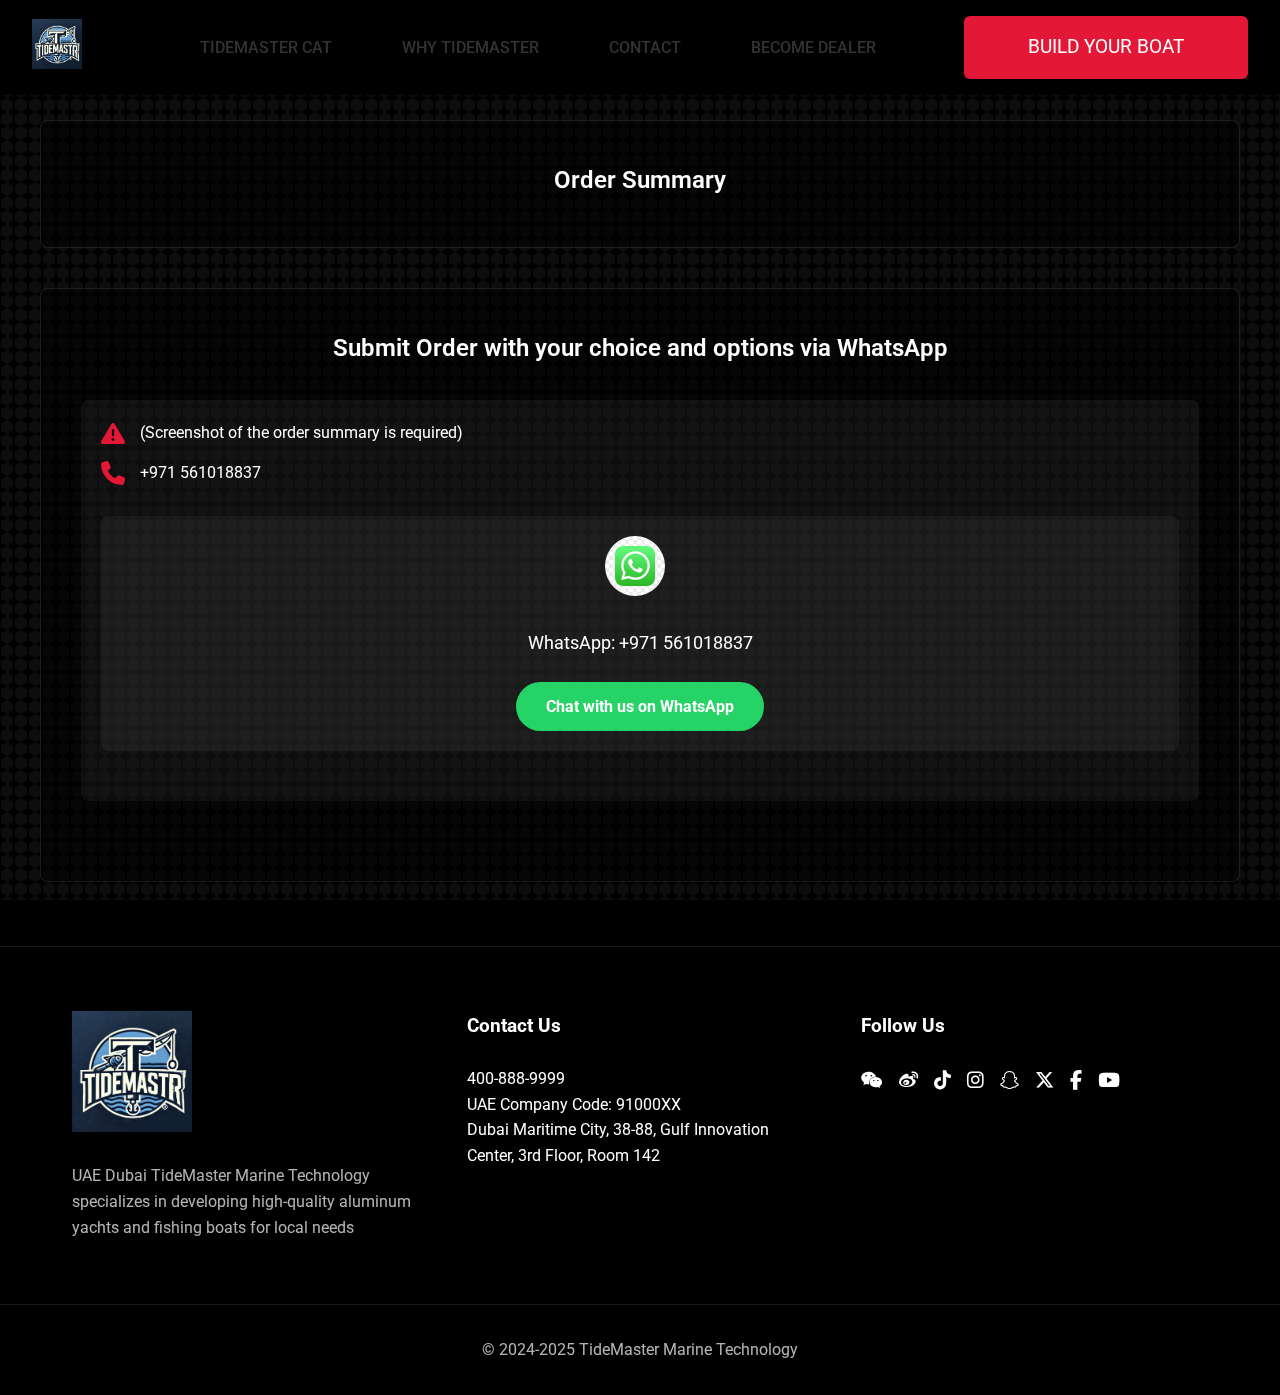
<file: submit-order.html>
<!DOCTYPE html>
<html lang="en">
<head>
    <meta charset="UTF-8">
    <meta name="viewport" content="width=device-width, initial-scale=1.0">
    <title>Order Confirmation - TideMaster Marine Technology</title>
    <link rel="stylesheet" href="styles.css">
    <link href="https://fonts.googleapis.com/css2?family=Roboto:wght@400;700;900&display=swap" rel="stylesheet">
    <link rel="stylesheet" href="https://cdnjs.cloudflare.com/ajax/libs/font-awesome/6.5.1/css/all.min.css">
    <style>
        /* 继承原有的深色主题样式 */
    :root {
        --primary-color: #e31837;
        --text-light: #ffffff;
        --text-gray: rgba(255, 255, 255, 0.7);
        --dark-bg: #000000;
    }

    body {
        background-color: var(--dark-bg);
        color: var(--text-light);
        font-family: 'Roboto', sans-serif;
    }

    /* 六边形背景图案 */
    body::before {
        content: '';
        position: fixed;
        top: 0;
        left: 0;
        width: 100%;
        height: 100%;
        z-index: -1;
        background-color: #000000;
        background-image: url("data:image/svg+xml,%3Csvg width='24' height='24' viewBox='0 0 24 24' xmlns='http://www.w3.org/2000/svg'%3E%3Cpath d='M12 0l10.392 6v12L12 24 1.607 18V6z' fill-opacity='0.05' fill='%23ffffff' fill-rule='evenodd'/%3E%3C/svg%3E");
        background-size: 14px 14px;
        opacity: 1;
    }

        .order-summary {
            max-width: 1200px;
            margin: 120px auto 40px;
            padding: 40px;
            background: rgba(0, 0, 0, 0.5);
            border-radius: 8px;
            border: 1px solid rgba(255, 255, 255, 0.1);
        }

        .section-title {
            font-size: 2rem;
            margin-bottom: 2rem;
            color: var(--text-light);
        }

        .order-item {
            margin-bottom: 20px;
            padding: 20px;
            background: rgba(255, 255, 255, 0.05);
            border-radius: 8px;
        }

        .item-title {
            font-size: 1.2rem;
            font-weight: bold;
            margin-bottom: 15px;
            color: var(--primary-color);
        }

        .item-details {
            margin: 10px 0;
            color: var(--text-light);
        }

        .item-price {
            text-align: right;
            font-size: 1.1rem;
            color: var(--text-light);
        }

        .total-price {
            font-size: 1.8rem;
            font-weight: bold;
            text-align: right;
            margin-top: 30px;
            color: var(--primary-color);
            padding: 20px;
            background: rgba(255, 255, 255, 0.05);
            border-radius: 8px;
        }

        /* 联系表单样式 */
        .contact-form {
            max-width: 1200px;
            margin: 40px auto;
            padding: 40px;
            background: rgba(0, 0, 0, 0.5);
            border-radius: 8px;
            border: 1px solid rgba(255, 255, 255, 0.1);
        }

        .form-group {
            margin-bottom: 20px;
        }

        .form-group label {
            display: block;
            margin-bottom: 8px;
            color: var(--text-light);
        }

        .form-group input,
        .form-group textarea {
        width: 100%;
            padding: 12px;
            background: rgba(255, 255, 255, 0.1);
            border: 1px solid rgba(255, 255, 255, 0.2);
            border-radius: 4px;
            color: var(--text-light);
        }

        .form-group input:focus,
        .form-group textarea:focus {
            outline: none;
            border-color: var(--primary-color);
        }

        .submit-button {
            display: inline-block;
            padding: 15px 30px;
            background-color: var(--primary-color);
            color: white;
            border: none;
            border-radius: 4px;
            cursor: pointer;
            font-size: 1.1rem;
            transition: background-color 0.3s ease;
        }

        .submit-button:hover {
            background-color: #ff1f41;
        }

        /* 添加联系方式样式 */
        .company-contact-info {
            margin-bottom: 40px;
            padding: 20px;
            background: rgba(255, 255, 255, 0.05);
            border-radius: 8px;
        }

        .contact-item {
        display: flex;
        align-items: center;
            margin-bottom: 15px;
            color: var(--text-light);
        }

        .contact-item i {
            font-size: 24px;
            margin-right: 15px;
            color: var(--primary-color);
        }

        .whatsapp-button {
        display: flex;
            align-items: center;
            background-color: #25D366;
            color: white;
            padding: 10px 20px;
            border-radius: 30px;
            text-decoration: none;
            margin-top: 10px;
            transition: background-color 0.3s ease;
        }

        .whatsapp-button:hover {
            background-color: #128C7E;
        }

        .whatsapp-icon {
            width: 24px;
            height: 24px;
            margin-right: 10px;
        }

        .whatsapp {
            margin-top: 20px;
        }

        /* WhatsApp 部分的新样式 */
        .whatsapp-section {
            text-align: center;
            margin: 30px 0;
            padding: 20px;
            background: rgba(255, 255, 255, 0.05);
            border-radius: 8px;
        }

        .whatsapp-icon {
            width: 60px;
            height: 60px;
            margin-bottom: 15px;
            border-radius: 50%;
        }

        .whatsapp-section p {
        color: var(--text-light);
            margin: 10px 0;
            font-size: 1.1rem;
        }

        .whatsapp-button {
            display: inline-block;
            background-color: #25D366;
            color: white;
            padding: 12px 30px;
            border-radius: 30px;
        text-decoration: none;
            margin-top: 15px;
            font-weight: bold;
            transition: background-color 0.3s ease;
    }

        .whatsapp-button:hover {
            background-color: #128C7E;
    }

        /* 页脚样式更新 */
        .main-footer {
        background-color: rgba(0, 0, 0, 0.9);
        padding: 4rem 0 0;
        margin-top: 4rem;
        border-top: 1px solid rgba(255, 255, 255, 0.1);
    }

    .footer-content {
        display: grid;
        grid-template-columns: repeat(auto-fit, minmax(250px, 1fr));
        gap: 3rem;
        max-width: 1200px;
        margin: 0 auto;
        padding: 0 2rem;
    }

        .footer-section {
        color: var(--text-light);
        }

        .footer-logo {
        margin-bottom: 1.5rem;
    }

        .footer-logo img {
            max-width: 120px;
            height: auto;
        }

        .company-desc {
            color: var(--text-gray);
            line-height: 1.6;
        }

        .footer-section h3 {
            color: var(--text-light);
            margin-bottom: 1.5rem;
            font-size: 1.2rem;
        }

        .social-links {
            display: flex;
            gap: 1rem;
            margin-top: 1rem;
        }

        .social-link {
            color: var(--text-light);
            font-size: 1.2rem;
        transition: color 0.3s ease;
    }

        .social-link:hover {
            color: var(--primary-color);
    }

    .copyright {
        text-align: center;
        padding: 2rem 0;
        margin-top: 4rem;
        border-top: 1px solid rgba(255, 255, 255, 0.1);
        color: var(--text-gray);
    }

    /* 订单页响应式样式 */
    @media (max-width: 768px) {
        .order-summary {
            margin: 80px 1rem 2rem;
            padding: 1.5rem;
        }

        .order-item {
            padding: 1rem;
        }

        .item-title {
            font-size: 1.1rem;
        }

        .item-price {
            font-size: 1rem;
        }

        .total-price {
            font-size: 1.5rem;
            padding: 1rem;
        }

        /* 联系信息适配 */
        .contact-form {
            margin: 2rem 1rem;
            padding: 1.5rem;
        }

        .whatsapp-section {
            padding: 1rem;
        }

        .contact-item {
            flex-direction: column;
            text-align: center;
            gap: 0.5rem;
        }

        .contact-item i {
            margin-right: 0;
        }
    }

    .accessory-item {
        display: flex;
        justify-content: space-between;
        margin-bottom: 10px;
        padding: 5px 0;
        border-bottom: 1px solid rgba(255, 255, 255, 0.1);
    }

    .accessory-details {
        flex: 1;
        padding-right: 20px;
    }

    .accessory-price {
        text-align: right;
        white-space: nowrap;
    }
    </style>
</head>
<body>
    <!-- 更新导航栏部分 -->
    <header class="main-header">
        <div class="container">
            <!-- Logo -->
            <a href="index.html" class="logo">
                <img src="images/Logo.jpg" alt="TIDEMASTER" class="logo-img">
            </a>

            <!-- 主导航 -->
            <nav class="main-nav">
                <ul class="nav-list">
                    <li><a href="products/TideMaster Cat.html">TIDEMASTER CAT</a></li>
                    <li><a href="index.html#tech-features">WHY TIDEMASTER</a></li>
                    <li><a href="#contact">CONTACT</a></li>
                    <li><a href="#contact">BECOME DEALER</a></li>
                </ul>
            </nav>

            <!-- 右侧操作区 -->
            <div class="header-actions">
                <a href="products/TideMaster Cat.html" class="btn btn-primary build-btn">
                    BUILD YOUR BOAT
                </a>
            </div>
        </div>
    </header>

    <!-- 订单摘要 -->
    <div class="order-summary">
        <h2 class="section-title">Order Summary</h2>
        
        <!-- TideMaster Cat 38 订单信息 -->
        <div id="catOrderSummary" style="display: none;">
            <div class="order-item">
                <div class="item-title">Base Price for TIDEMASTER CAT 38</div>
                <p>(Incl. all standard features listed on the product page)</p>
                <div class="item-price">AED 450,0000</div>
            </div>
            <div id="engineSection" class="order-item">
                <div class="item-title">Engine Configuration</div>
                <div id="engineDetails" class="item-details"></div>
                <div id="enginePrice" class="item-price"></div>
            </div>
            <div id="navSection" class="order-item">
                <div class="item-title">Navigation Package</div>
                <div id="navDetails" class="item-details"></div>
                <div id="navPrice" class="item-price"></div>
            </div>
            <div id="accessoriesSection" class="order-item">
                <div class="item-title">Optional Accessories</div>
                <div id="accessoriesDetails" class="item-details"></div>
                <div id="accessoriesPrice" class="item-price"></div>
            </div>
            <div class="order-item total">
                <div class="item-title">Total Price</div>
                <div id="totalPrice" class="item-price"></div>
            </div>
        </div>

        <!-- TideMaster Hunter 28 订单信息 -->
        <div id="hunterOrderSummary" style="display: none;">
            <div class="order-item">
                <div class="item-title">Base Price for TIDEMASTER HUNTER 28</div>
                <p>(Incl. all standard features listed on the product page)</p>
                <div class="item-price">AED 300,000</div>
            </div>
            <div id="hunterEngineSection" class="order-item">
                <div class="item-title">Engine Configuration</div>
                <div id="hunterEngineDetails" class="item-details"></div>
                <div id="hunterEnginePrice" class="item-price"></div>
            </div>
            <div id="hunterNavSection" class="order-item">
                <div class="item-title">Navigation Package</div>
                <div id="hunterNavDetails" class="item-details"></div>
                <div id="hunterNavPrice" class="item-price"></div>
            </div>
            <div id="hunterAccessoriesSection" class="order-item">
                <div class="item-title">Optional Accessories</div>
                <div id="hunterAccessoriesDetails" class="item-details"></div>
                <div id="hunterAccessoriesPrice" class="item-price"></div>
            </div>
            <div class="order-item total">
                <div class="item-title">Total Price</div>
                <div id="hunterTotalPrice" class="item-price"></div>
            </div>
        </div>

        <!-- TideMaster Lounge 38 订单信息 -->
        <div id="loungeOrderSummary" style="display: none;">
            <div class="order-summary">
                <div class="item-title">Base Price for TIDEMASTER LOUNGE 38</div>
                <div class="item-price">695,000 AED</div>
            </div>
            <div id="loungeEngineSection" class="order-item">
                <div class="item-title">Engine Options</div>
                <div id="loungeEngineDetails" class="item-details"></div>
                <div id="loungeEnginePrice" class="item-price"></div>
            </div>
            <div id="loungeNavSection" class="order-item">
                <div class="item-title">Navigation Package</div>
                <div id="loungeNavDetails" class="item-details"></div>
                <div id="loungeNavPrice" class="item-price"></div>
            </div>
            <div id="loungeAccessoriesSection" class="order-item">
                <div class="item-title">Accessories</div>
                <div id="loungeAccessoriesDetails" class="item-details"></div>
                <div id="loungeAccessoriesPrice" class="item-price"></div>
            </div>
            <div class="order-total">
                <div class="item-title">Total Price</div>
                <div id="loungeTotalPrice" class="item-price"></div>
        </div>
        </div>
    </div>

    <!-- 联系方式部分 -->
    <div id="contact" class="contact-form">
        <h2 class="section-title">Submit Order with your choice and options via WhatsApp</h2>
        <div class="company-contact-info">
            <div class="contact-item">
                <i class="fa fa-exclamation-triangle"></i>
                <p>(Screenshot of the order summary is required)</p>
            </div>
            <div class="contact-item">
                <i class="fas fa-phone"></i>
                    <p>+971 561018837</p>
</div>
            <div class="whatsapp-section">
                <img src="images/whatsapp-icon.jpg" alt="WhatsApp" class="whatsapp-icon">
                <p>WhatsApp: +971 561018837</p>
                <a href="https://wa.me/971561018837" target="_blank" rel="noopener" class="whatsapp-button">
                    Chat with us on WhatsApp
                </a>
    </div>
        </div>
    </div>

     <!-- 页脚 -->
     <footer class="main-footer">
        <div class="footer-content">
        <div class="footer-section company-info">
            <div class="footer-logo">
                    <img src="images/Logo.jpg" alt="TideMaster Marine Technology">
            </div>
            <p class="company-desc">
                UAE Dubai TideMaster Marine Technology specializes in developing high-quality aluminum yachts and fishing boats for local needs
            </p>
            </div>
        <div class="footer-section contact-info">
            <h3>Contact Us</h3>
                <p>400-888-9999</p>
                <p>UAE Company Code: 91000XX</p>
                <p>Dubai Maritime City, 38-88, Gulf Innovation Center, 3rd Floor, Room 142</p>
            </div>
        <div class="footer-section connect">
            <h3>Follow Us</h3>
            <div class="social-links">
                    <a href="#" class="social-link"><i class="fab fa-weixin"></i></a>
                    <a href="#" class="social-link"><i class="fab fa-weibo"></i></a>
                    <a href="#" class="social-link"><i class="fab fa-tiktok"></i></a>
                    <a href="#" class="social-link"><i class="fab fa-instagram"></i></a>
                    <a href="#" class="social-link"><i class="fab fa-snapchat"></i></a>
                    <a href="#" class="social-link"><i class="fab fa-x-twitter"></i></a>
                    <a href="#" class="social-link"><i class="fab fa-facebook-f"></i></a>
                    <a href="#" class="social-link"><i class="fab fa-youtube"></i></a>
                </div>
            </div>
        </div>
        <div class="copyright">
                <p>&copy; 2024-2025 TideMaster Marine Technology</p>
    </div>
</footer>

<script>
window.addEventListener('load', function() {
    // 获取URL参数
    const params = new URLSearchParams(window.location.search);
    const boatModel = params.get('model');
    console.log('Boat Model:', boatModel);
    console.log('All URL Parameters:', Object.fromEntries(params.entries()));

    // 隐藏所有订单摘要
    document.getElementById('catOrderSummary').style.display = 'none';
    document.getElementById('hunterOrderSummary').style.display = 'none';
    document.getElementById('loungeOrderSummary').style.display = 'none';

    // 根据船型显示对应的订单摘要
    if (boatModel === 'lounge') {
        console.log('Displaying Lounge Order Summary');
        document.getElementById('loungeOrderSummary').style.display = 'block';
        displayLoungeOrderSummary(params);
    } else if (boatModel === 'cat') {
        document.getElementById('catOrderSummary').style.display = 'block';
        displayCatOrderSummary(params);
    } else if (boatModel === 'hunter') {
        document.getElementById('hunterOrderSummary').style.display = 'block';
        displayHunterOrderSummary(params);
    } else {
        console.error('Invalid or missing boat model parameter:', boatModel);
    }
});

// 格式化价格的函数
function formatPrice(price) {
    return new Intl.NumberFormat('en-AE', {
        style: 'currency',
        currency: 'AED',
        minimumFractionDigits: 0,
        maximumFractionDigits: 0
    }).format(price);
}

// TideMaster Cat 38 订单处理函数
function displayCatOrderSummary(params) {
    const basePrice = 420000;
    let totalPrice = basePrice;

    // 显示发动机配置
    if (params.get('engine') && params.get('enginePrice')) {
        document.getElementById('engineDetails').textContent = params.get('engine');
        document.getElementById('enginePrice').textContent = formatPrice(parseInt(params.get('enginePrice')));
        totalPrice += parseInt(params.get('enginePrice'));
    }

    // 显示导航系统
    if (params.get('nav') && params.get('navPrice')) {
        document.getElementById('navDetails').textContent = params.get('nav');
        document.getElementById('navPrice').textContent = formatPrice(parseInt(params.get('navPrice')));
        totalPrice += parseInt(params.get('navPrice'));
    }

    // 显示配件
    if (params.get('accessories') && params.get('accessoriesPrice')) {
        const accessories = JSON.parse(params.get('accessories'));
        document.getElementById('accessoriesDetails').innerHTML = accessories.map(acc => 
            `${acc.title}${acc.description ? ' - ' + acc.description : ''}`
        ).join('<br>');
        document.getElementById('accessoriesPrice').textContent = formatPrice(parseInt(params.get('accessoriesPrice')));
        totalPrice += parseInt(params.get('accessoriesPrice'));
    }

    // 显示总价
    document.getElementById('totalPrice').textContent = formatPrice(totalPrice);
}

// TideMaster Hunter 28 订单处理函数
function displayHunterOrderSummary(params) {
    const basePrice = 300000;
    let totalPrice = basePrice;

    // 显示发动机配置
    if (params.get('engine') && params.get('enginePrice')) {
        document.getElementById('hunterEngineDetails').textContent = params.get('engine');
        document.getElementById('hunterEnginePrice').textContent = formatPrice(parseInt(params.get('enginePrice')));
        totalPrice += parseInt(params.get('enginePrice'));
    }

    // 显示导航系统
    if (params.get('nav') && params.get('navPrice')) {
        document.getElementById('hunterNavDetails').textContent = params.get('nav');
        document.getElementById('hunterNavPrice').textContent = formatPrice(parseInt(params.get('navPrice')));
        totalPrice += parseInt(params.get('navPrice'));
    }

    // 显示配件
    if (params.get('accessories') && params.get('accessoriesPrice')) {
        const accessories = JSON.parse(params.get('accessories'));
        document.getElementById('hunterAccessoriesDetails').innerHTML = accessories.map(acc => 
            `${acc.title}${acc.description ? ' - ' + acc.description : ''}`
        ).join('<br>');
        document.getElementById('hunterAccessoriesPrice').textContent = formatPrice(parseInt(params.get('accessoriesPrice')));
        totalPrice += parseInt(params.get('accessoriesPrice'));
    }

    // 显示总价
    document.getElementById('hunterTotalPrice').textContent = formatPrice(totalPrice);
}

// TideMaster Lounge 38 订单处理函数
function displayLoungeOrderSummary(params) {
    console.log('Processing Lounge Order Summary');
    const basePrice = 695000;
    let totalPrice = basePrice;

    try {
        // 显示发动机配置
        const engineData = params.get('engine');
        const enginePrice = params.get('enginePrice');
        console.log('Engine Data:', engineData);
        console.log('Engine Price:', enginePrice);
        
        if (engineData && enginePrice) {
            document.getElementById('loungeEngineDetails').innerHTML = engineData;
            document.getElementById('loungeEnginePrice').textContent = formatPrice(parseInt(enginePrice));
            totalPrice += parseInt(enginePrice);
        } else {
            console.warn('Missing engine data');
            document.getElementById('loungeEngineDetails').innerHTML = '<p>No engine selected</p>';
            document.getElementById('loungeEnginePrice').textContent = formatPrice(0);
        }

        // 显示导航系统
        const navData = params.get('nav');
        const navPrice = params.get('navPrice');
        console.log('Navigation Data:', navData);
        console.log('Navigation Price:', navPrice);
        
        if (navData && navPrice) {
            document.getElementById('loungeNavDetails').innerHTML = navData;
            document.getElementById('loungeNavPrice').textContent = formatPrice(parseInt(navPrice));
            totalPrice += parseInt(navPrice);
        } else {
            console.warn('Missing navigation data');
            document.getElementById('loungeNavDetails').innerHTML = '<p>No navigation package selected</p>';
            document.getElementById('loungeNavPrice').textContent = formatPrice(0);
        }

        // 显示配件
        const accessoriesData = params.get('accessories');
        const accessoriesPrice = params.get('accessoriesPrice');
        console.log('Accessories Data:', accessoriesData);
        console.log('Accessories Price:', accessoriesPrice);
        
        if (accessoriesData && accessoriesPrice) {
            try {
                const accessories = JSON.parse(accessoriesData);
                const accessoriesHtml = accessories.map(acc => {
                    return `<div class="accessory-item">
                        <div class="accessory-details">
                            <strong>${acc.title}</strong>
                            ${acc.description ? '<br>' + acc.description : ''}
                    </div>
                        <div class="accessory-price">${formatPrice(acc.price)}</div>
                    </div>`;
                }).join('');
                
                document.getElementById('loungeAccessoriesDetails').innerHTML = accessoriesHtml || '<p>No accessories selected</p>';
                document.getElementById('loungeAccessoriesPrice').textContent = formatPrice(parseInt(accessoriesPrice));
                totalPrice += parseInt(accessoriesPrice);
            } catch (error) {
                console.error('Error parsing accessories:', error);
                document.getElementById('loungeAccessoriesDetails').innerHTML = '<p>Error parsing accessories</p>';
                document.getElementById('loungeAccessoriesPrice').textContent = formatPrice(0);
            }
        } else {
            document.getElementById('loungeAccessoriesDetails').innerHTML = '<p>No accessories selected</p>';
            document.getElementById('loungeAccessoriesPrice').textContent = formatPrice(0);
        }

        // 显示总价
        document.getElementById('loungeTotalPrice').textContent = formatPrice(totalPrice);
        console.log('Final Total Price:', totalPrice);
    } catch (error) {
        console.error('Error in displayLoungeOrderSummary:', error);
    }
}
</script>
</body>
</html>
</file>
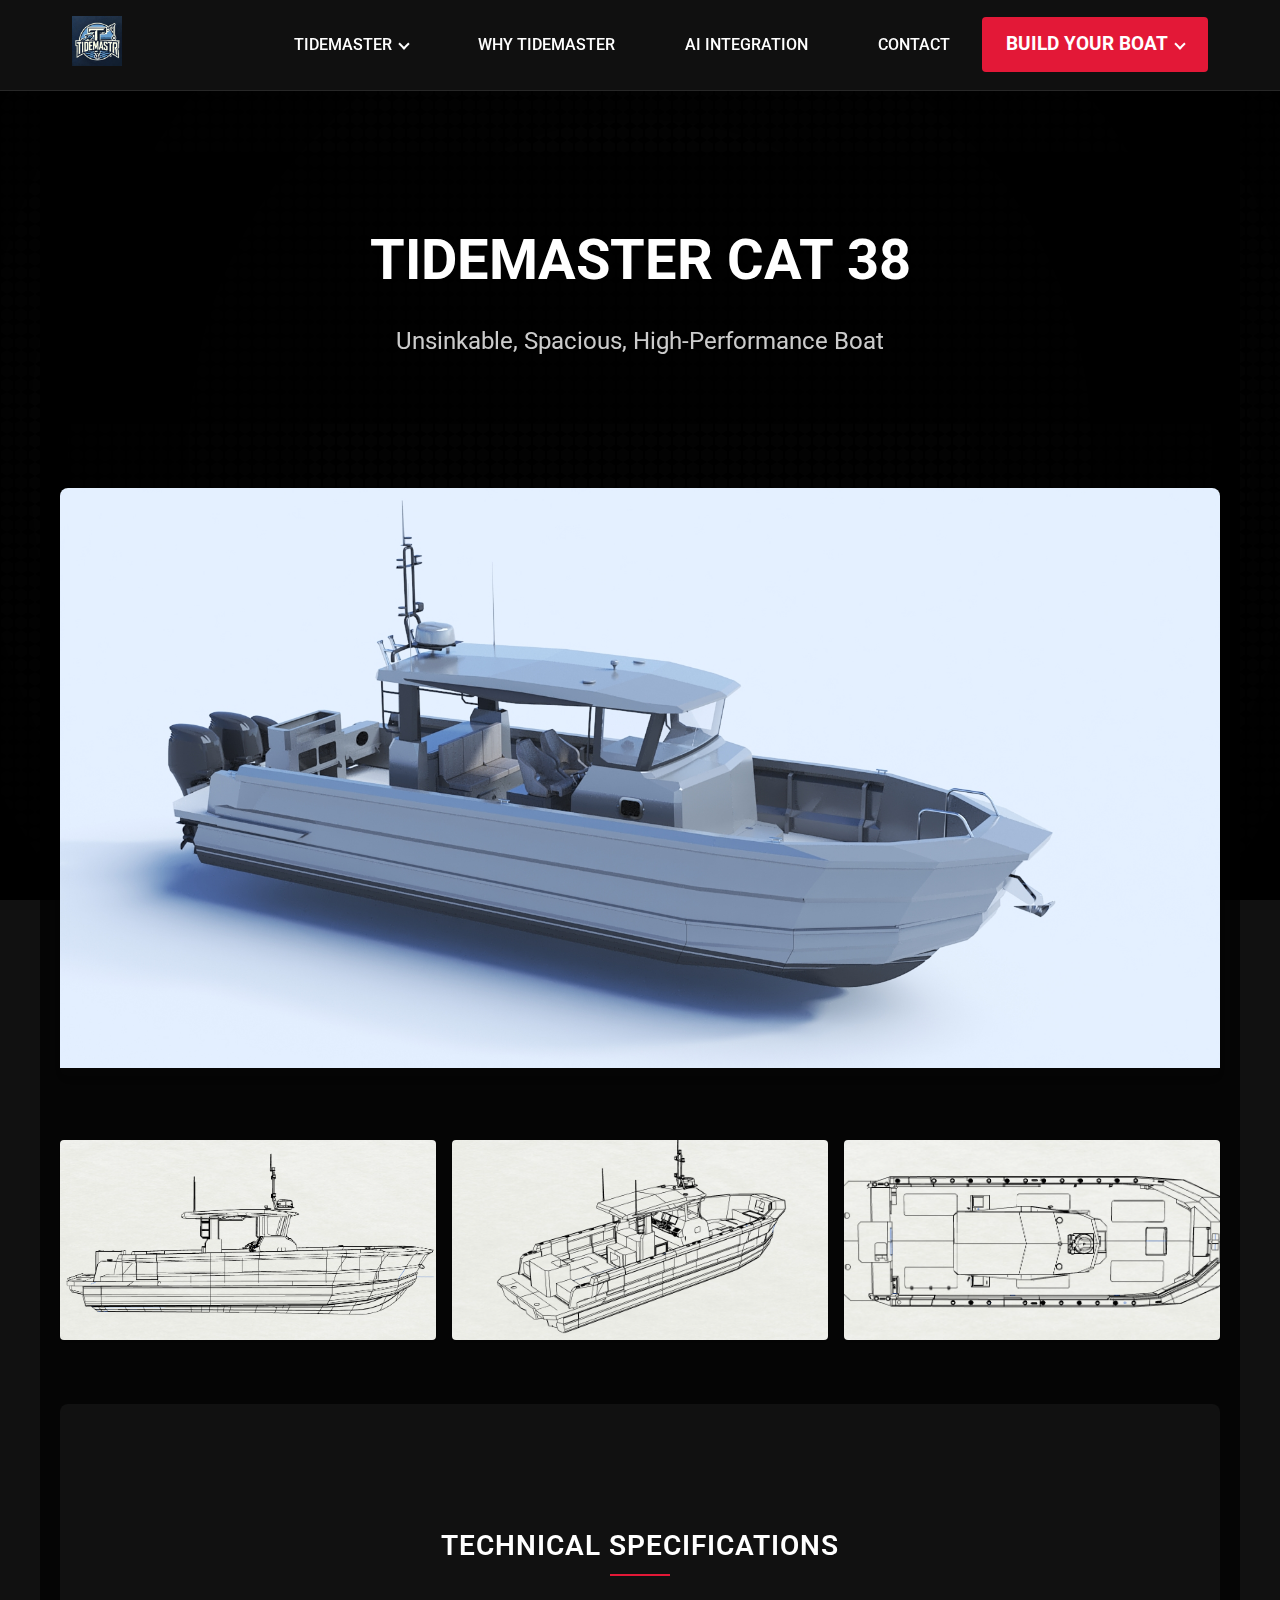
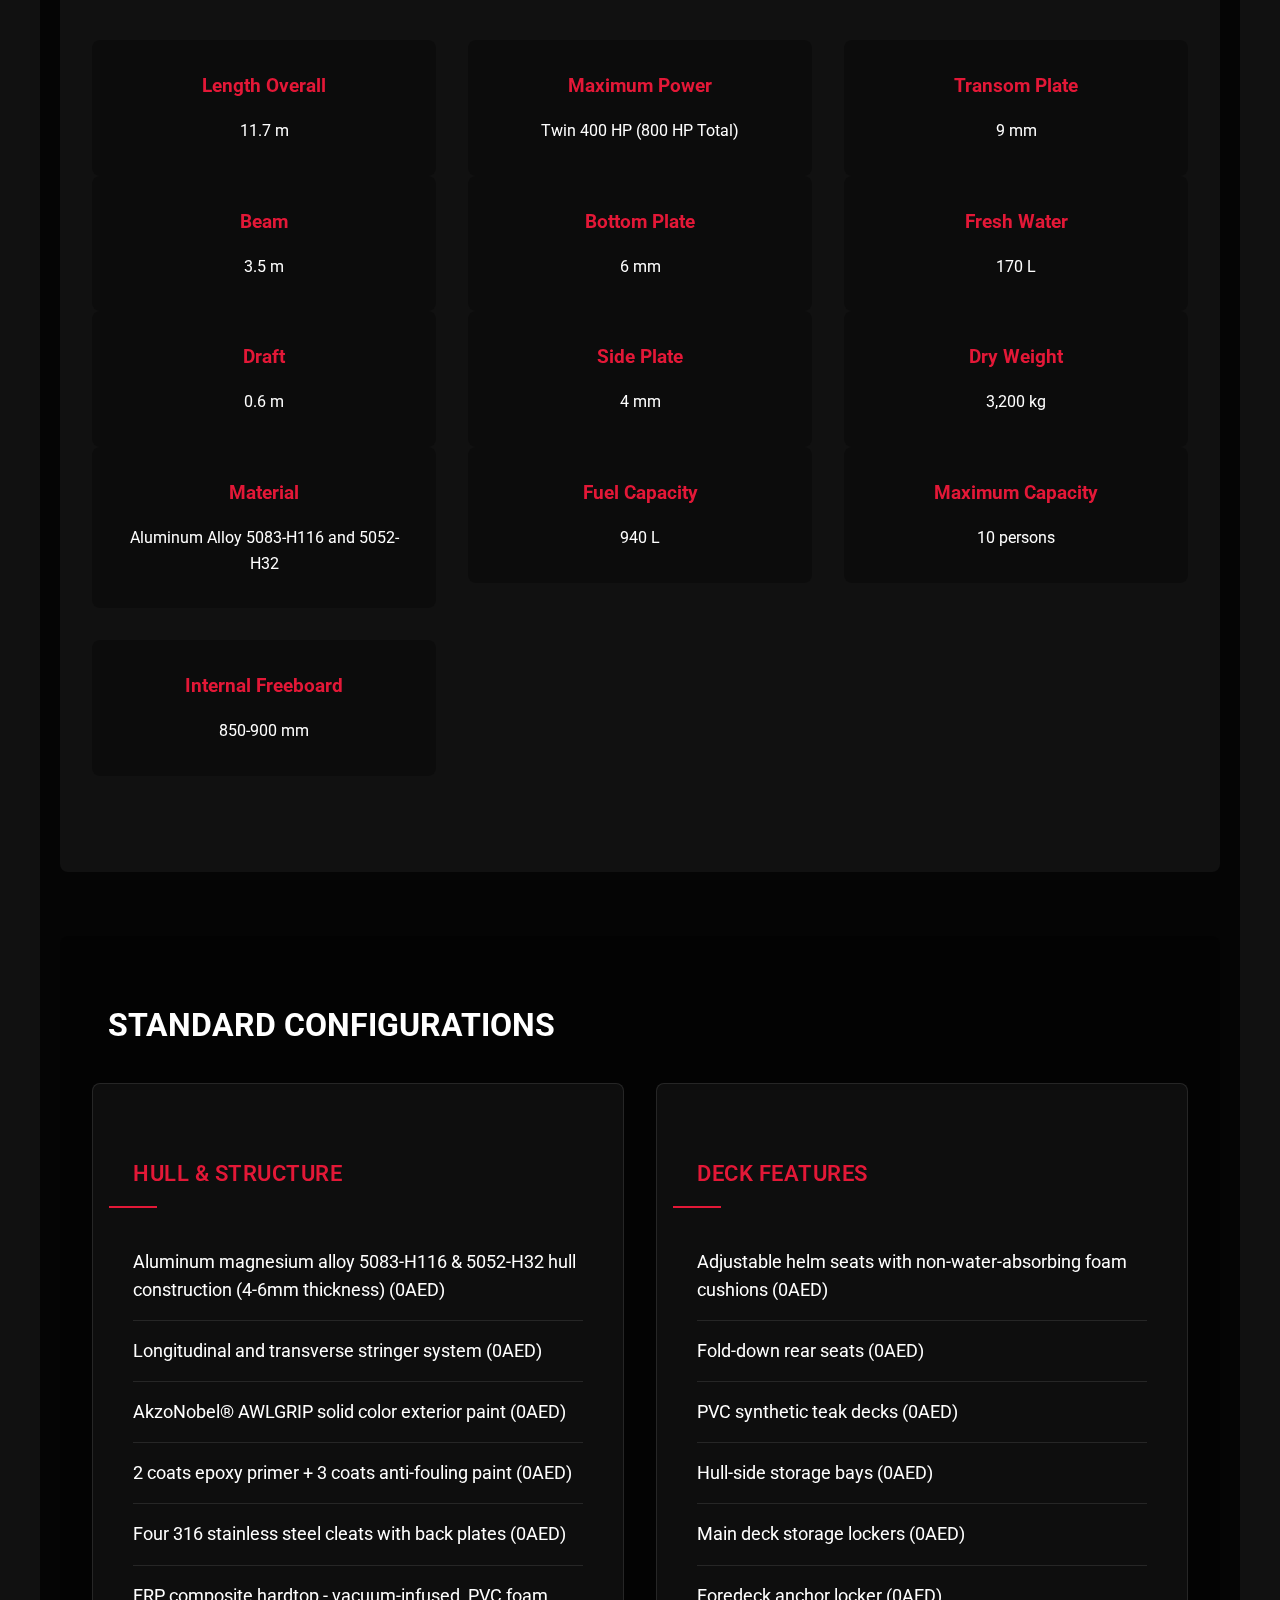
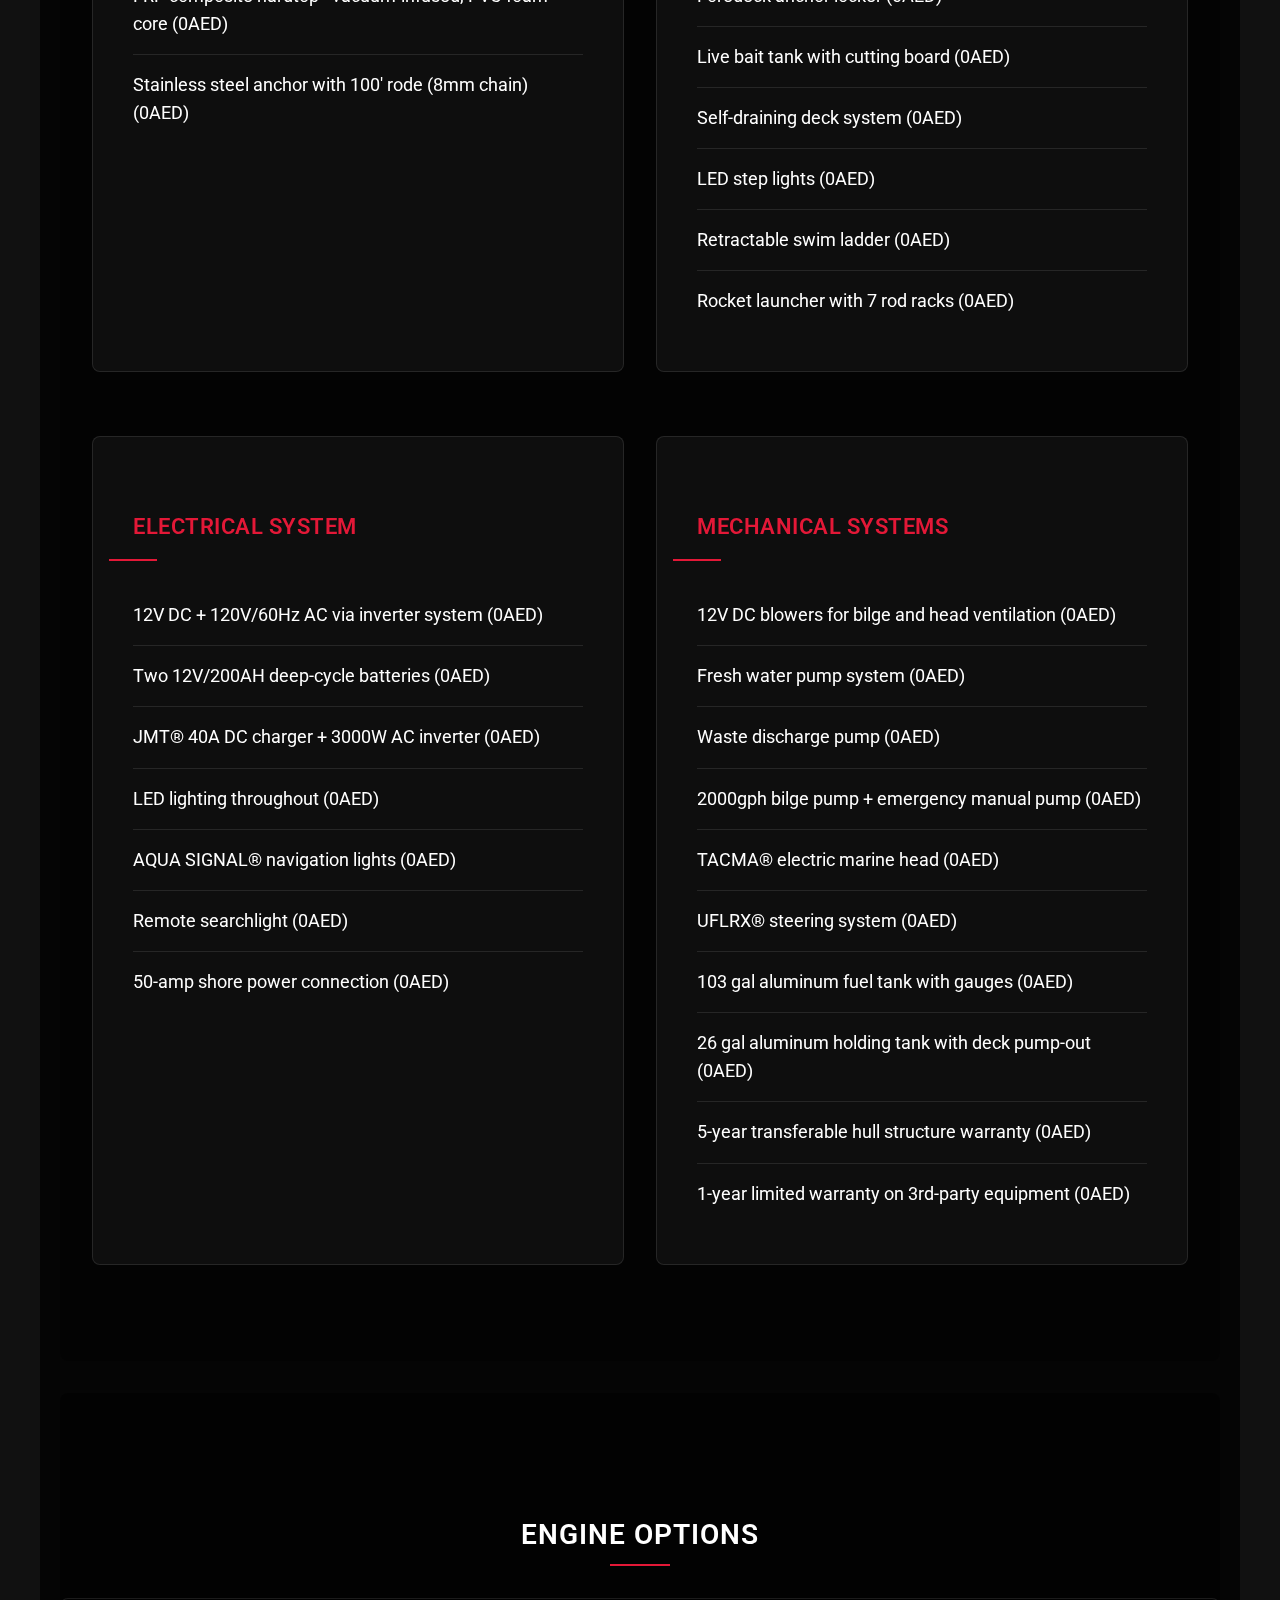
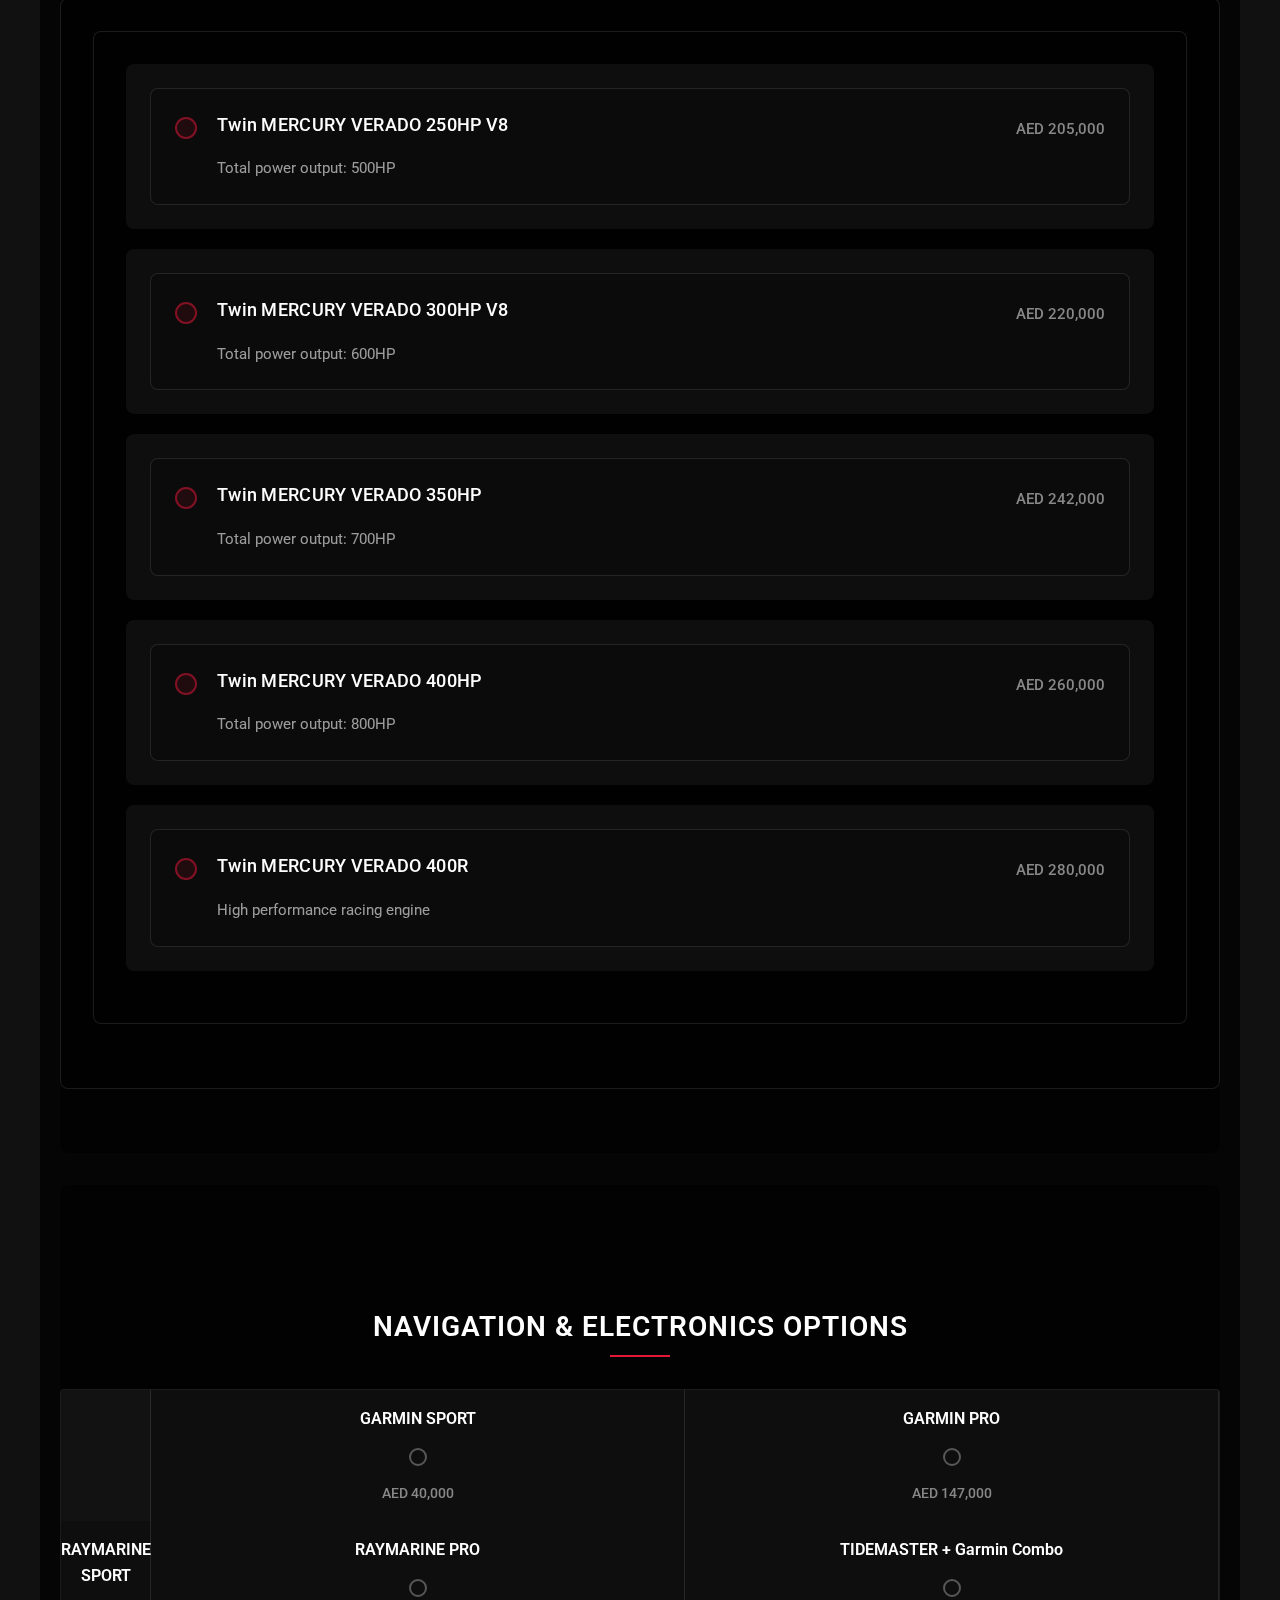
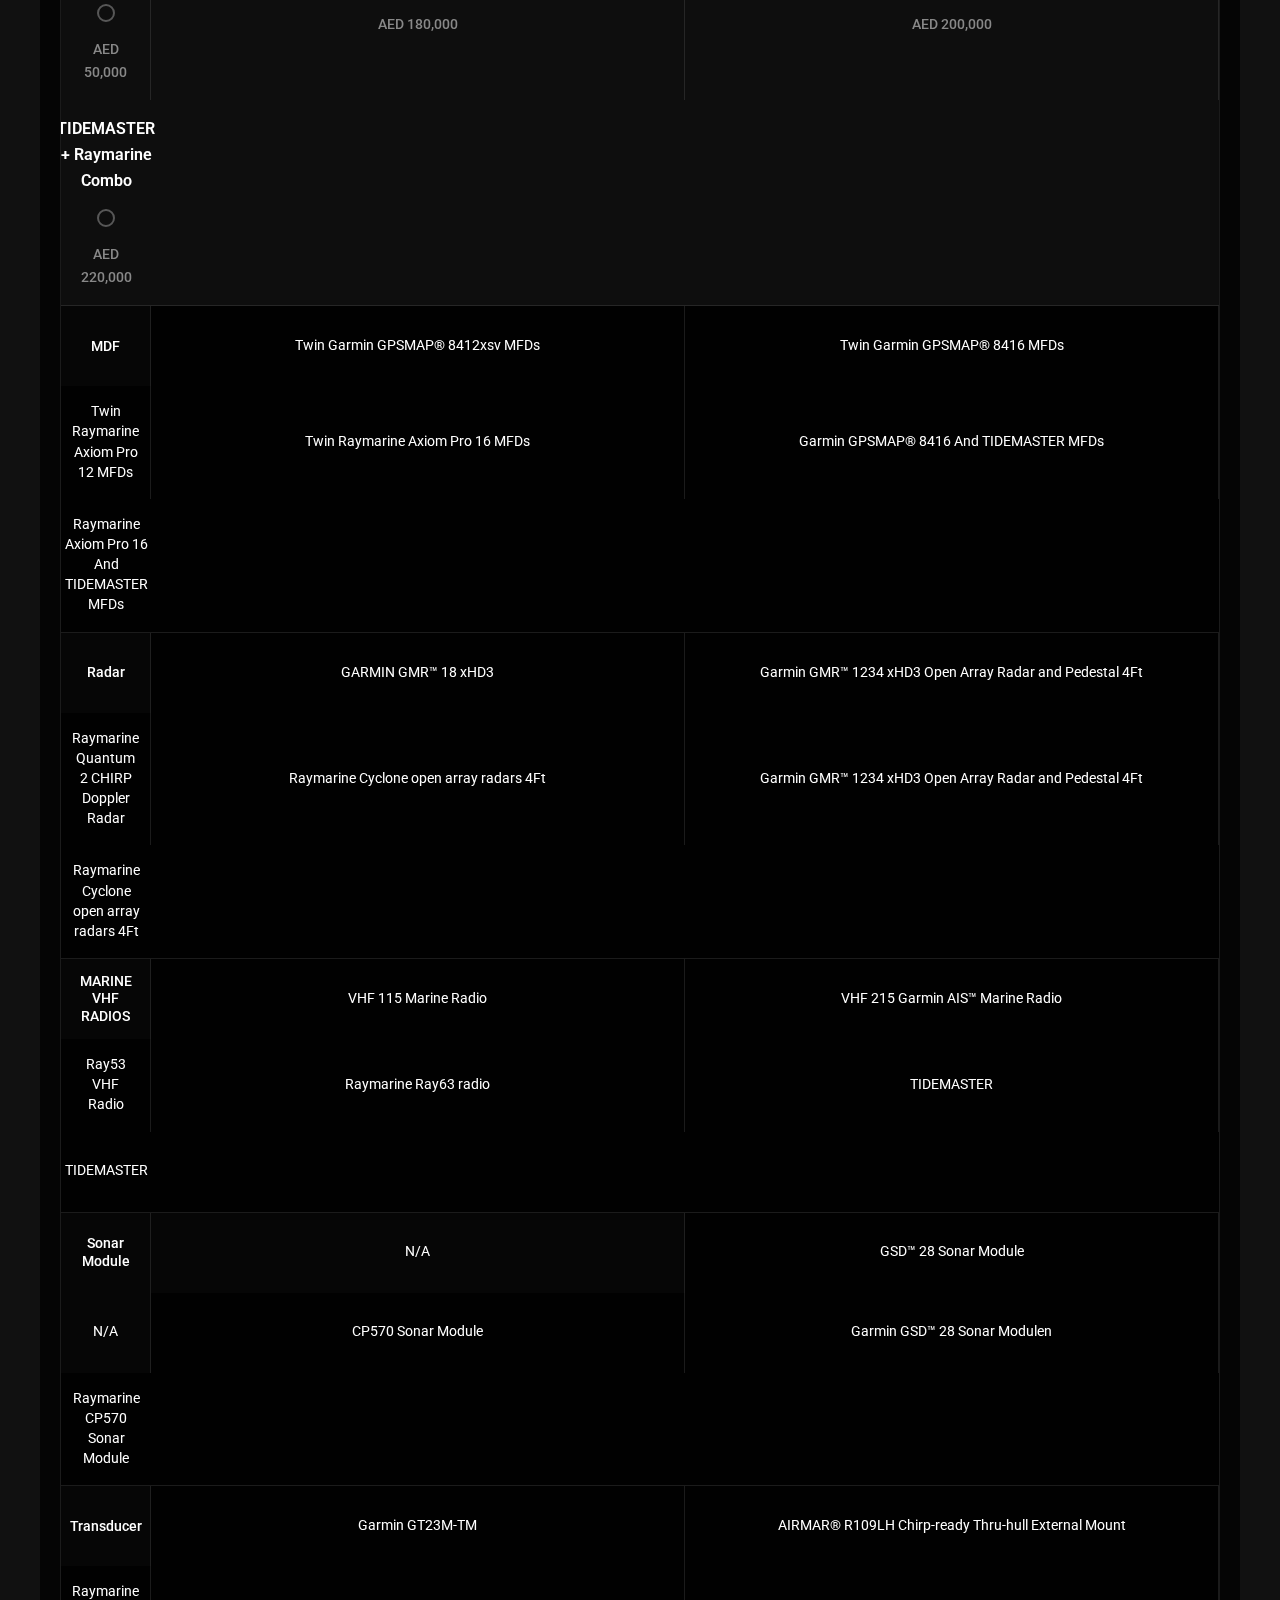
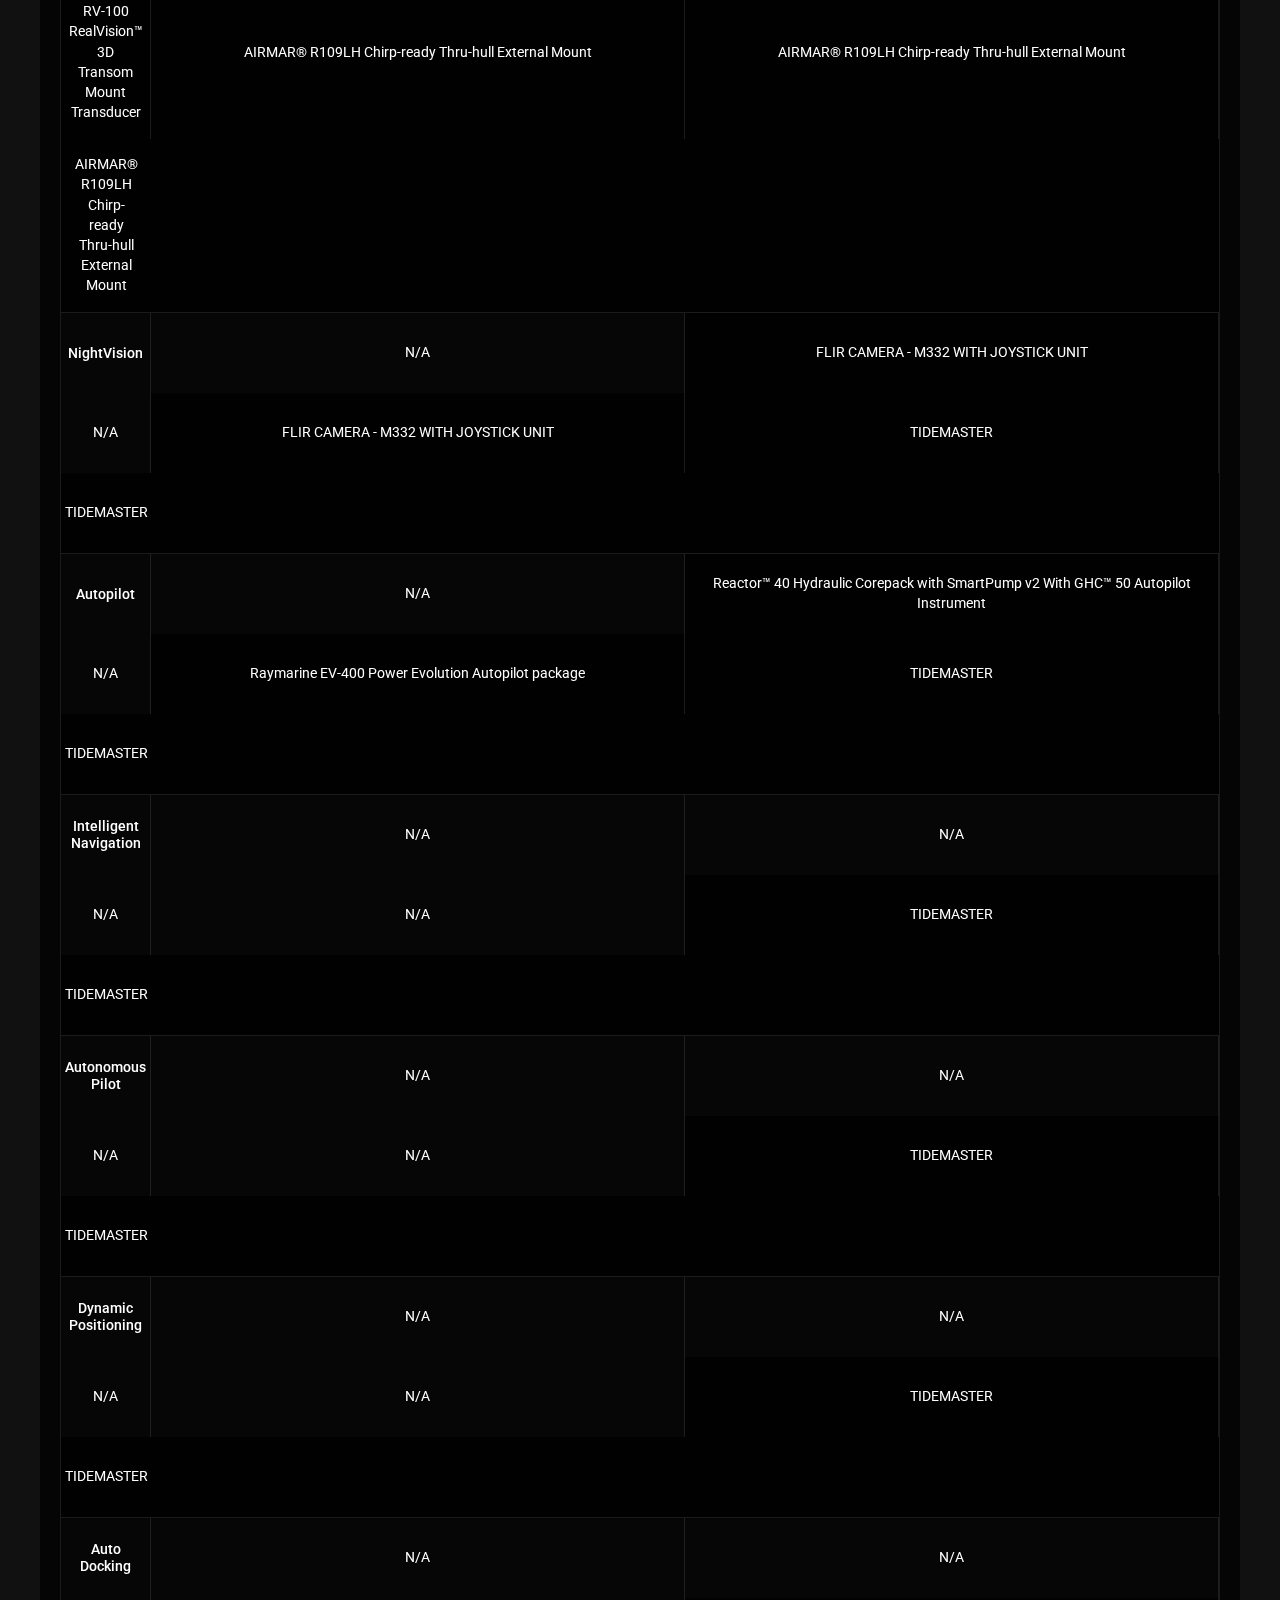
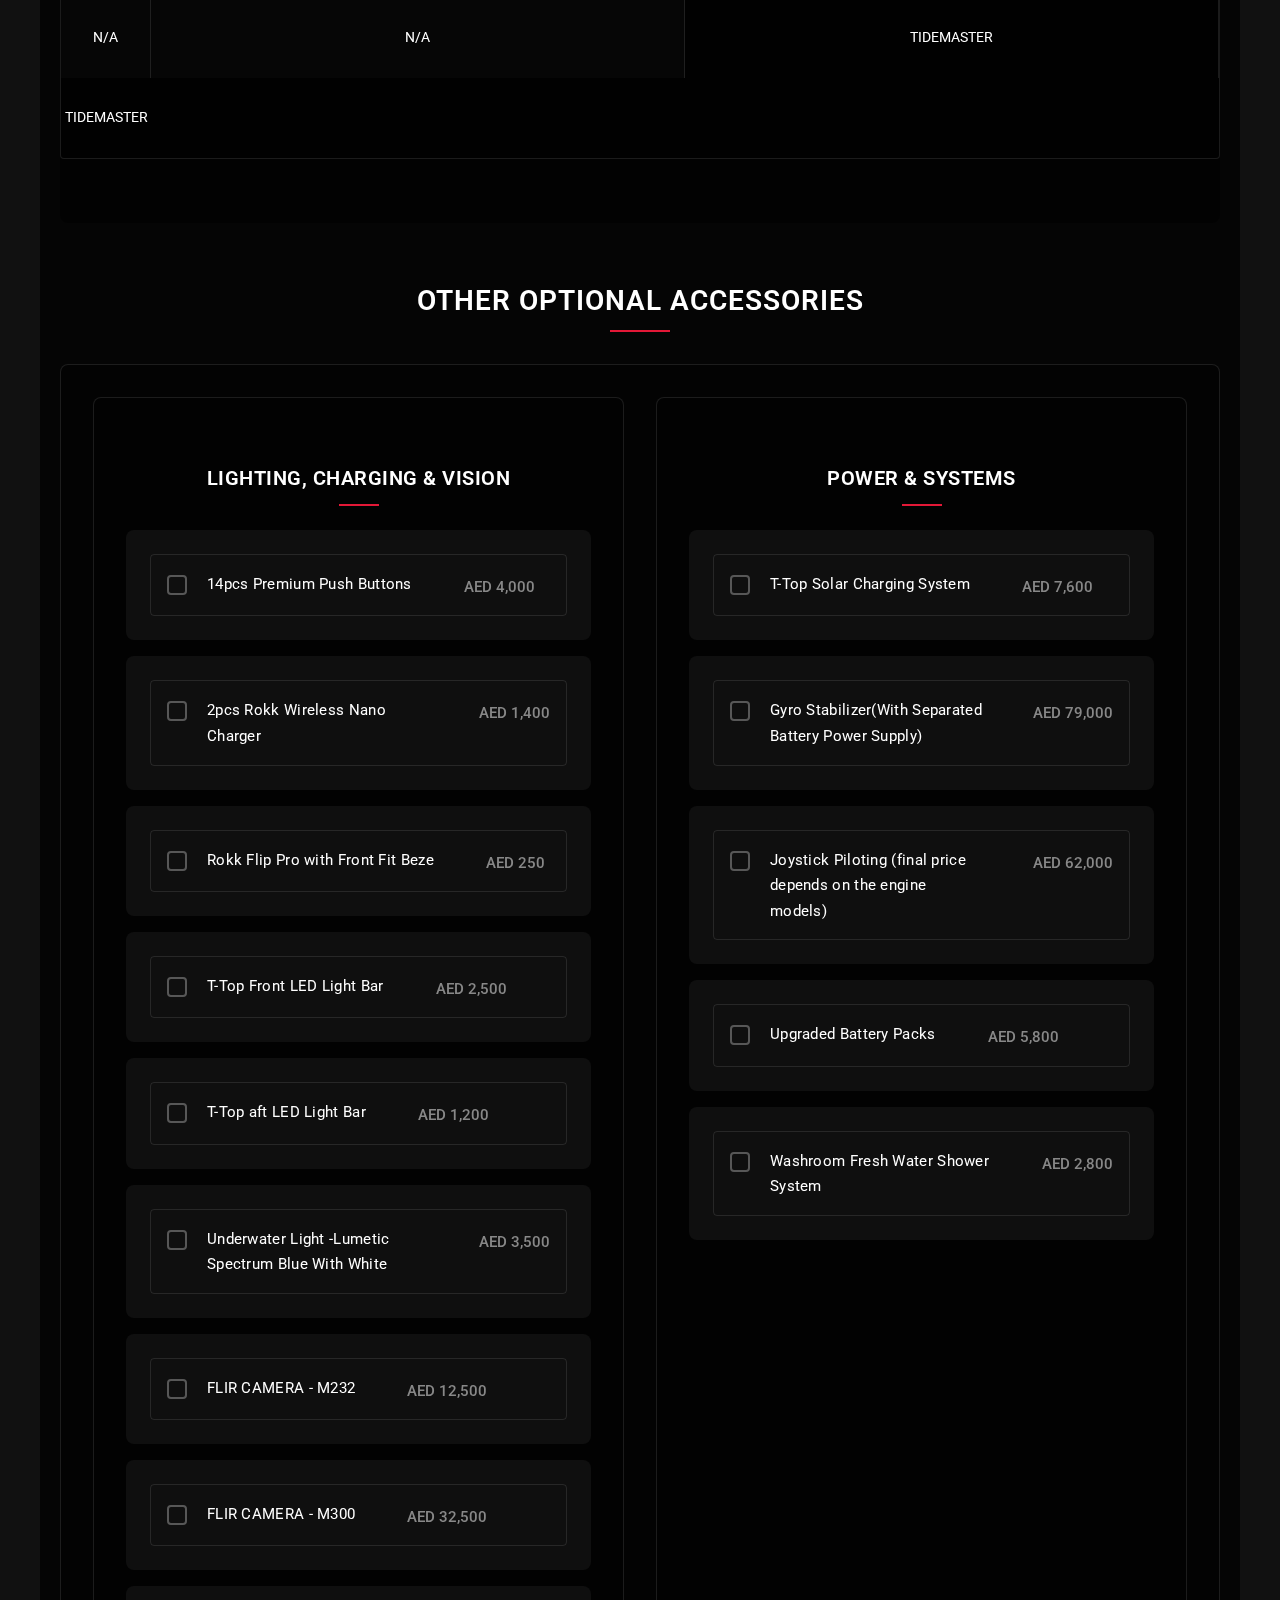
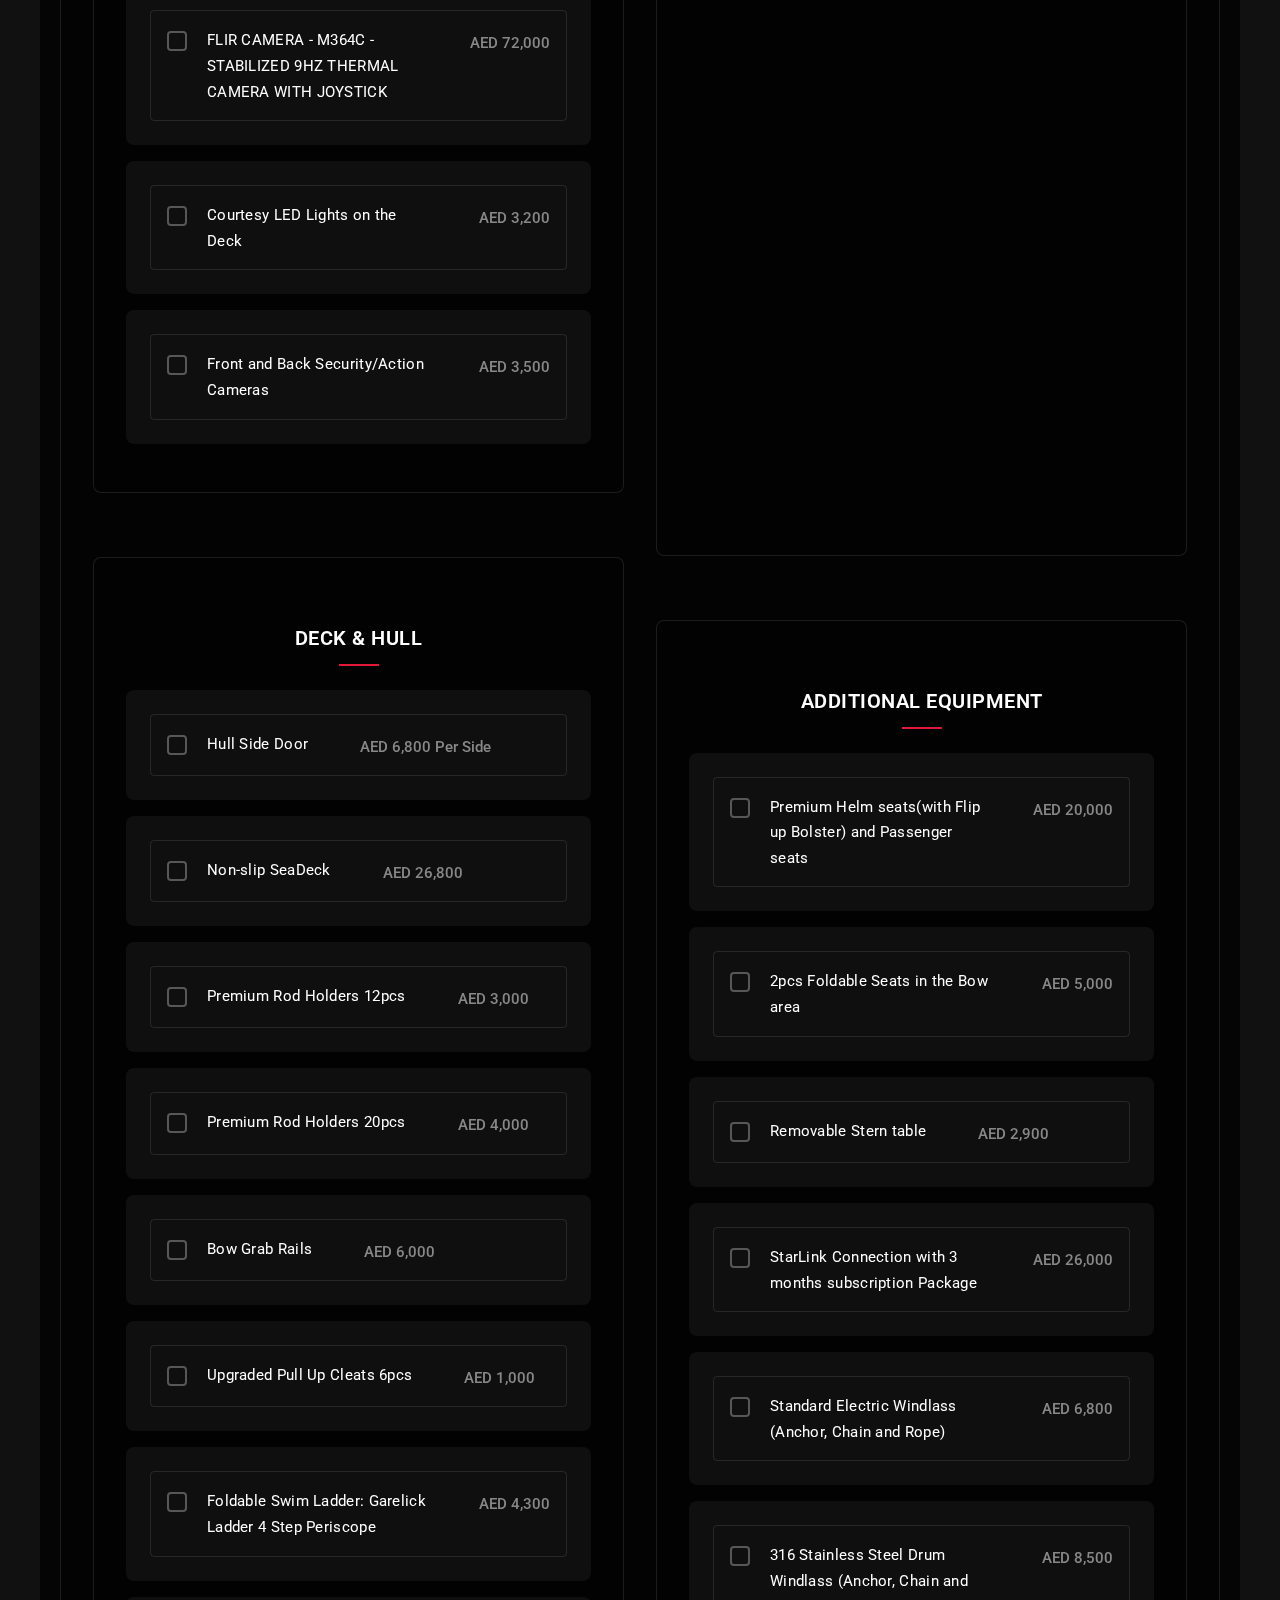
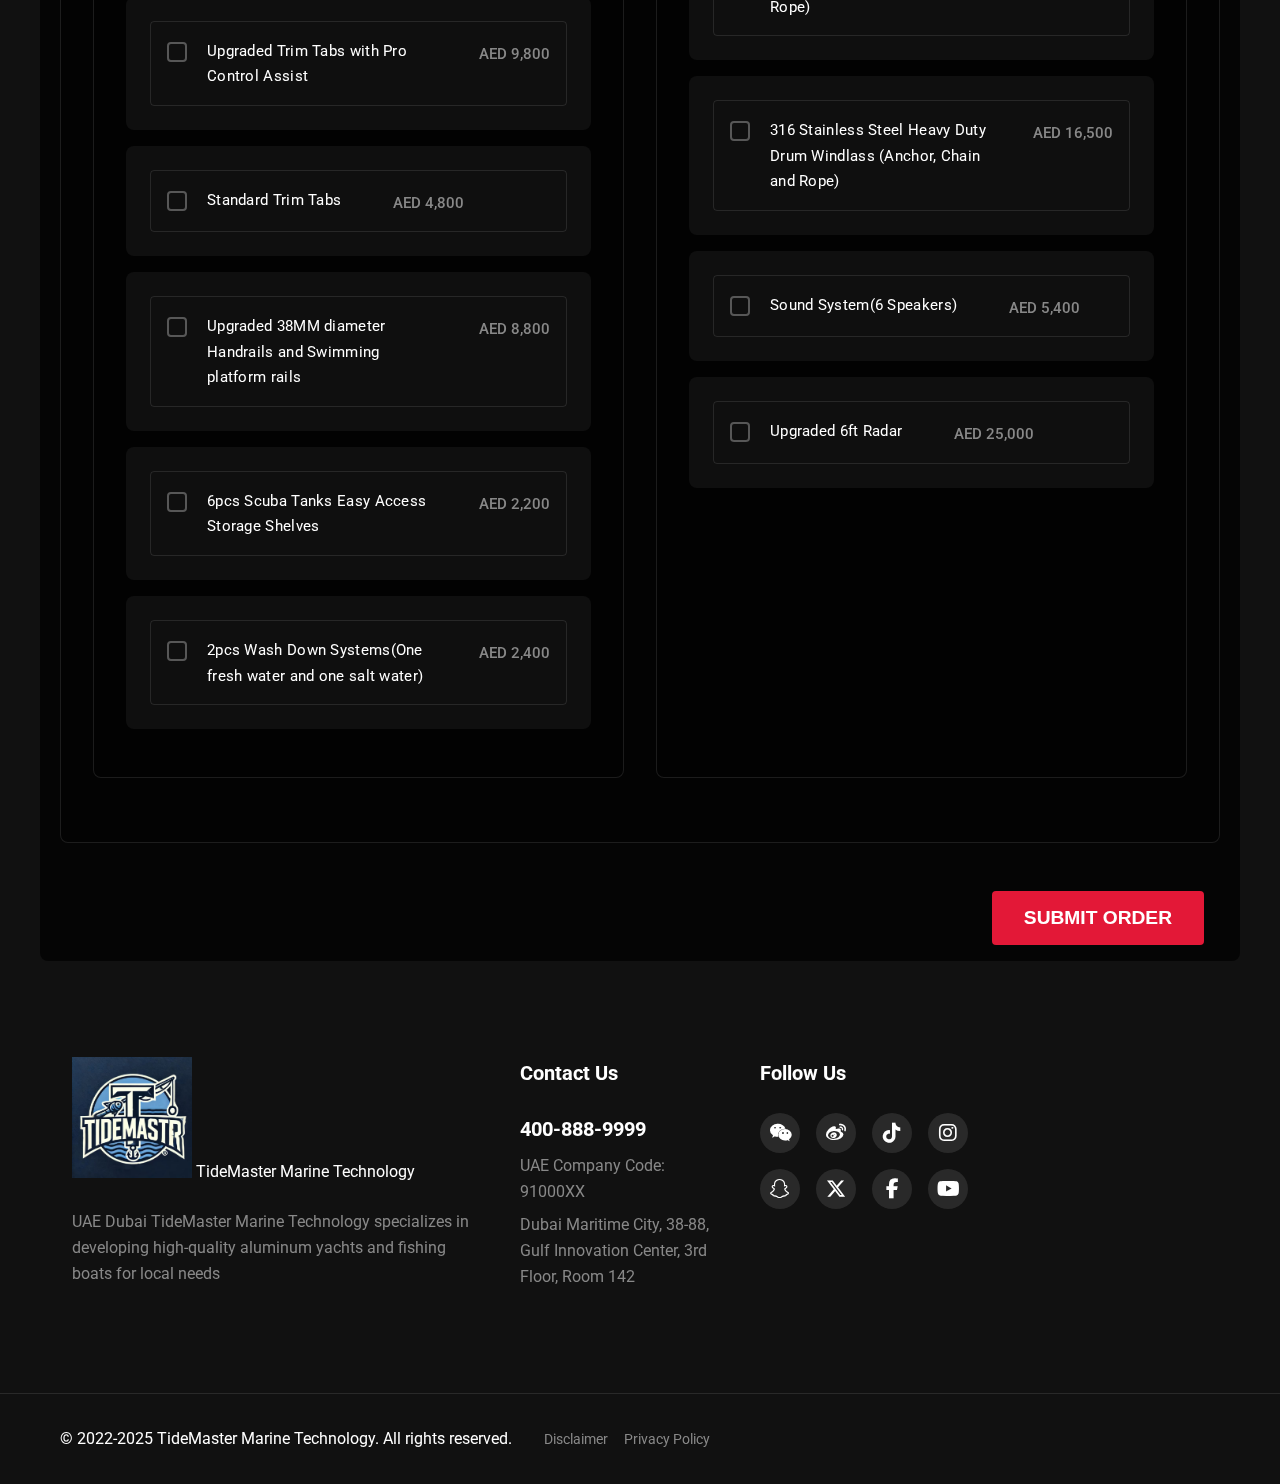
<file: products/TideMaster Cat.html>
<!DOCTYPE html>
<html lang="zh-CN">
<head>
    <meta charset="UTF-8">
    <meta name="viewport" content="width=device-width, initial-scale=1.0">
    <title>TideMaster Hunter 28 - TideMaster Marine Technology</title>
    <link rel="stylesheet" href="../styles.css">
    <link href="https://fonts.googleapis.com/css2?family=Roboto:wght@400;700;900&display=swap" rel="stylesheet">
    <link rel="stylesheet" href="https://cdnjs.cloudflare.com/ajax/libs/font-awesome/6.5.1/css/all.min.css">
    <style>
    /* 基础深色主题和背景 */
    :root {
        --primary-color: #e31837;
        --dark-bg: #111111;
        --text-light: #ffffff;
        --text-gray: #888888;
    }

    body {
        background-color: var(--dark-bg);
        color: var(--text-light);
        font-family: 'Roboto', sans-serif;
        margin: 0;
        padding: 0;
    }

    /* 六边形背景图案 */
    body::before {
        content: '';
        position: fixed;
        top: 0;
        left: 0;
        width: 100%;
        height: 100%;
        z-index: -1;
        background-color: #000000;
        background-image: url("data:image/svg+xml,%3Csvg width='24' height='24' viewBox='0 0 24 24' xmlns='http://www.w3.org/2000/svg'%3E%3Cpath d='M12 0l10.392 6v12L12 24 1.607 18V6z' fill-opacity='0.05' fill='%23ffffff' fill-rule='evenodd'/%3E%3C/svg%3E");
        background-size: 14px 14px;
        opacity: 1;
    }

    /* 中间向两边的渐变遮罩 */
    body::after {
        content: '';
        position: fixed;
        top: 0;
        left: 0;
        width: 100%;
        height: 100%;
        z-index: -1;
        background: radial-gradient(
            circle at center,
            transparent 0%,
            rgba(0, 0, 0, 0.2) 40%,
            rgba(0, 0, 0, 0.8) 80%,
            rgba(0, 0, 0, 1) 100%
        );
    }

    /* 统一导航栏样式 */
    .main-header {
        background-color: rgba(17, 17, 17, 0.95);
        position: fixed;
        width: 100%;
        z-index: 1000;
        padding: 1rem 0;
        border-bottom: 1px solid rgba(255, 255, 255, 0.1);
    }

    .main-header .container {
        display: flex;
        justify-content: space-between;
        align-items: center;
        max-width: 1200px;
        margin: 0 auto;
        padding: 0 2rem;
    }

    .logo {
        margin-right: auto;
    }

    .logo-img {
        height: 40px;
        width: auto;
    }

    .nav-list {
        display: flex;
        gap: 2rem;
        list-style: none;
        margin: 0;
        padding: 0;
        align-items: center;
    }

    .nav-list a {
        color: var(--text-light);
        text-decoration: none;
        text-transform: uppercase;
        font-weight: 500;
        transition: color 0.3s ease;
    }

    .nav-list a:hover {
        color: var(--primary-color);
    }

    /* 页脚样式统一 */
    .main-footer {
        background-color: var(--dark-bg);
        color: var(--text-light);
        padding: 4rem 0 0;
    }

    .footer-content {
        max-width: 1200px;
        margin: 0 auto;
        display: grid;
        grid-template-columns: 2fr 1fr 1fr 1fr;
        gap: 2rem;
        padding: 0 2rem;
    }

    .footer-section {
        margin-bottom: 2rem;
    }

    .footer-logo {
        margin-bottom: 1.5rem;
    }

    .logo-img {
        max-width: 120px;
        height: auto;
    }

    .company-desc {
        color: var(--text-gray);
        line-height: 1.6;
    }

    .footer-section h3 {
        font-size: 1.25rem;
        margin-bottom: 1.5rem;
        font-weight: 700;
    }

    .contact-info p {
        margin-bottom: 0.5rem;
        color: var(--text-gray);
    }

    .phone {
        font-size: 1.25rem;
        font-weight: 700;
        color: var(--text-light) !important;
    }

    .social-links {
        display: flex;
        flex-wrap: wrap;
        gap: 1rem;
    }

    .social-link {
        display: flex;
        align-items: center;
        justify-content: center;
        width: 40px;
        height: 40px;
        border-radius: 50%;
        background: rgba(255, 255, 255, 0.1);
        color: white;
        text-decoration: none;
        transition: all 0.3s ease;
    }

    .social-link:hover {
        background: rgba(255, 255, 255, 0.2);
    }

    .social-link i {
        font-size: 20px;
    }

    /* 为不同的社交媒体设置悬停颜色 */
    .social-link[title="WeChat"]:hover {
        background: #07C160;
    }

    .social-link[title="Weibo"]:hover {
        background: #E6162D;
    }

    .social-link[title="TikTok"]:hover {
        background: #000000;
    }

    .social-link[title="Instagram"]:hover {
        background: linear-gradient(45deg, #405DE6, #5851DB, #833AB4, #C13584, #E1306C, #FD1D1D);
    }

    .social-link[title="Snapchat"]:hover {
        background: #FFFC00;
        color: #000;
    }

    .social-link[title="X"]:hover {
        background: #000000;
    }

    .social-link[title="Facebook"]:hover {
        background: #1877F2;
    }

    .social-link[title="YouTube"]:hover {
        background: #FF0000;
    }

    .quick-links ul {
        list-style: none;
        padding: 0;
        margin: 0;
    }

    .quick-links li {
        margin-bottom: 0.75rem;
    }

    .quick-links a {
        color: var(--text-gray);
        text-decoration: none;
        transition: color 0.3s ease;
    }

    .quick-links a:hover {
        color: var(--text-light);
    }

    .footer-bottom {
        margin-top: 4rem;
        padding: 2rem 0;
        border-top: 1px solid rgba(255, 255, 255, 0.1);
    }

    .footer-bottom .container {
        display: flex;
        justify-content: space-between;
        align-items: center;
    }

    .copyright {
        display: flex;
        align-items: center;
        gap: 2rem;
    }

    .legal-links {
        display: flex;
        gap: 1rem;
        list-style: none;
        padding: 0;
    }

    .legal-links a {
        color: var(--text-gray);
        text-decoration: none;
        font-size: 0.875rem;
        transition: color 0.3s ease;
    }

    .legal-links a:hover {
        color: var(--text-light);
    }

    .credits {
        color: var(--text-gray);
        font-size: 0.875rem;
    }

    .credits a {
        color: var(--text-gray);
        text-decoration: none;
        transition: color 0.3s ease;
    }

    .credits a:hover {
        color: var(--text-light);
    }

    @media (max-width: 768px) {
        .footer-content {
            grid-template-columns: 1fr;
        }

        .footer-bottom .container {
            flex-direction: column;
            text-align: center;
            gap: 1rem;
        }

        .copyright {
            flex-direction: column;
            gap: 1rem;
        }

        .legal-links {
            justify-content: center;
        }
    }

    /* 内容区域样式优化 */
    .product-detail {
        padding-top: 120px; /* 增加顶部内边距，确保内容不被导航栏遮挡 */
        background: rgba(0, 0, 0, 0.7);
        border-radius: 8px;
        margin: 2rem auto;
        max-width: 1200px;
    }

    .product-header {
        text-align: center;
        padding: 4rem 2rem;
        background: rgba(0, 0, 0, 0.5);
        border-radius: 8px 8px 0 0;
    }

    .specifications,
    .configurations,
    .standard-config {
        background: rgba(0, 0, 0, 0.5);
        padding: 3rem 2rem;
        margin: 2rem 0;
        border-radius: 8px;
    }

    .spec-item,
    .config-option,
    .config-group {
        background: rgba(255, 255, 255, 0.05);
        border-radius: 8px;
        transition: transform 0.3s ease;
    }

    .spec-item:hover,
    .config-option:hover {
        transform: translateY(-5px);
        background: rgba(255, 255, 255, 0.1);
    }

    /* 产品标题区域 */
    .product-hero {
        height: 60vh;
        display: flex;
        align-items: center;
        justify-content: center;
        text-align: center;
        position: relative;
        background: linear-gradient(rgba(0,0,0,0.5), rgba(0,0,0,0.5)), url('../images/hero-bg.jpg');
        background-size: cover;
        background-position: center;
        margin-bottom: 4rem;
    }

    .product-hero h1 {
        font-size: 4rem;
        margin-bottom: 1rem;
        text-transform: uppercase;
        letter-spacing: 2px;
    }

    .product-hero p {
        font-size: 1.5rem;
        max-width: 800px;
        margin: 0 auto;
    }

    /* 产品详情页样式 */
    .product-detail {
        padding-top: 120px; /* 增加顶部内边距，确保内容不被导航栏遮挡 */
        color: #ffffff;
    }

    .product-header {
        text-align: center;
        margin-bottom: 4rem;
        padding: 4rem 0;
        background: rgba(0, 0, 0, 0.5);
    }

    .product-header h1 {
        font-size: 3.5rem;
        margin-bottom: 1rem;
        text-transform: uppercase;
    }

    .product-tagline {
        font-size: 1.5rem;
        color: rgba(255, 255, 255, 0.8);
    }

    /* 产品图片展示样式 */
    .product-gallery {
        margin: 4rem 0;
        display: grid;
        grid-template-columns: repeat(2, 1fr);
        gap: 2rem;
    }

    .main-image {
        grid-column: span 2;
        width: 100%;
        margin-bottom: 2rem;
        border-radius: 8px;
        overflow: hidden;
        box-shadow: 0 4px 8px rgba(0, 0, 0, 0.2);
    }

    .main-image img {
        width: 100%;
        height: auto;
        object-fit: cover;
        transition: transform 0.3s ease;
    }

    .thumbnails {
        grid-column: span 2;
        display: grid;
        grid-template-columns: repeat(3, 1fr);
        gap: 1rem;
    }

    .thumbnails img {
        width: 100%;
        height: 200px;
        object-fit: cover;
        border-radius: 4px;
        cursor: pointer;
        transition: transform 0.3s ease;
        box-shadow: 0 2px 4px rgba(0, 0, 0, 0.1);
    }

    .thumbnails img:hover {
        transform: scale(1.05);
    }

    @media (max-width: 768px) {
        .product-gallery {
            grid-template-columns: 1fr;
            gap: 1.5rem;
        }
        
        .main-image {
            grid-column: span 1;
            margin-bottom: 1.5rem;
        }
        
        .thumbnails {
            grid-column: span 1;
            grid-template-columns: 1fr;
            gap: 1.5rem;
        }

        .thumbnails img {
            height: 250px;
            margin-bottom: 0;
        }
    }

    /* 规格部分 */
    .specifications {
        background: rgba(255, 255, 255, 0.05);
        padding: 4rem 0;
        margin: 4rem 0;
    }

    .spec-grid {
        display: grid;
        grid-template-columns: repeat(auto-fit, minmax(300px, 1fr));
        gap: 2rem;
        padding: 2rem;
    }

    .spec-item {
        text-align: center;
        padding: 2rem;
        background: rgba(0, 0, 0, 0.3);
        border-radius: 8px;
        transition: transform 0.3s ease;
    }

    .spec-item:hover {
        transform: translateY(-5px);
    }

    .spec-item h3 {
        color: var(--primary-color);
        margin-bottom: 1rem;
    }

    /* 配置选项 */
    .configurations {
        padding: 4rem 0;
    }

    .config-grid {
        display: grid;
        grid-template-columns: repeat(auto-fit, minmax(300px, 1fr));
        gap: 2rem;
    }

    .config-option {
        background: rgba(255, 255, 255, 0.05);
        padding: 1.5rem;
        border-radius: 8px;
        margin-bottom: 1rem;
        transition: background-color 0.3s ease;
    }

    .config-option:hover {
        background: rgba(255, 255, 255, 0.1);
    }

    /* 价格计算器 */
    .price-calculator {
        background: rgba(0, 0, 0, 0.5);
        padding: 2rem;
        border-radius: 8px;
        margin: 2rem 0;
    }

    .price-display {
        display: flex;
        flex-direction: column;
        gap: 1rem;
        font-size: 1.1rem;
    }

    .price-display > div {
        display: flex;
        justify-content: space-between;
        padding: 0.5rem 0;
        border-bottom: 1px solid rgba(255, 255, 255, 0.1);
    }

    .total-price {
        font-size: 1.5rem;
        font-weight: bold;
        color: var(--primary-color);
        border-bottom: none !important;
    }

    /* 相关产品 */
    .related-products {
        padding: 4rem 0;
    }

    .related-grid {
        display: grid;
        grid-template-columns: repeat(2, 1fr);
        gap: 4rem;
        margin: 3rem auto;
        max-width: 1400px;
    }

    .related-card {
        background: rgba(255, 255, 255, 0.05);
        border-radius: 12px;
        overflow: hidden;
    }

    .related-card img {
        width: 100%;
        height: auto;
        aspect-ratio: 4/3;
        object-fit: cover;
    }

    .related-card h3 {
        padding: 1.5rem;
        text-align: center;
    }

    /* 按钮样式 */
    .btn {
        display: inline-block;
        padding: 1rem 2rem;
        border-radius: 4px;
        text-decoration: none;
        text-transform: uppercase;
        font-weight: bold;
        transition: all 0.3s ease;
    }

    .btn-primary {
        background-color: #e31837;
        color: white;
    }

    .btn-primary:hover {
        background-color: #ff1f41;
    }

    .btn-secondary {
        border: 2px solid #e31837;
        color: #e31837;
    }

    .btn-secondary:hover {
        background-color: #e31837;
        color: white;
    }

    /* 响应式调整 */
    @media (max-width: 768px) {
        .product-header h1 {
            font-size: 2.5rem;
        }
        
        .product-tagline {
            font-size: 1.2rem;
        }
        
        .spec-grid,
        .config-grid,
        .related-grid {
            grid-template-columns: 1fr;
        }
    }

    /* 下拉菜单样式 */
    .dropdown {
        position: relative;
    }

    .dropdown-menu,
    .build-menu {
        position: absolute;
        top: 100%;
        left: 50%;
        transform: translateX(-50%);
        min-width: 200px;
        background: rgba(0, 0, 0, 0.9);
        border: 1px solid rgba(255, 255, 255, 0.1);
        padding: 1rem 0;
        margin-top: 0.5rem;
        opacity: 0;
        visibility: hidden;
        transition: all 0.3s ease;
        z-index: 1000;
    }

    .menu-list {
        list-style: none;
        padding: 0;
        margin: 0;
    }

    .menu-list li {
        padding: 0.5rem 0;
    }

    .menu-list a {
        display: block;
        padding: 0.5rem 1.5rem;
        color: white;
        text-decoration: none;
        transition: color 0.3s ease;
        white-space: nowrap;
    }

    .menu-list a:hover {
        color: var(--primary-color);
    }

    /* 悬停显示下拉菜单 */
    .dropdown:hover .dropdown-menu,
    .dropdown:hover .build-menu {
        opacity: 1;
        visibility: visible;
    }

    /* BUILD YOUR BOAT 按钮样式 */
    .header-actions .btn {
        background-color: var(--primary-color);
        color: white;
        padding: 0.75rem 1.5rem;
        border-radius: 4px;
        text-decoration: none;
        font-weight: bold;
        transition: background-color 0.3s ease;
    }

    .header-actions .btn:hover {
        background-color: #ff1f41;
    }

    /* 移动端适配 */
    @media (max-width: 768px) {
        .dropdown-menu,
        .build-menu {
            position: static;
            transform: none;
            opacity: 1;
            visibility: visible;
            display: none;
            background: transparent;
            border: none;
        }

        .dropdown:hover .dropdown-menu,
        .dropdown:hover .build-menu {
            display: block;
        }
    }

    @media (max-width: 992px) {
        .related-grid {
            grid-template-columns: 1fr;
            max-width: 600px;
        }
    }

    /* 更新导航和电子设备表格样式 */
    .nav-electronics-table {
        width: 100%;
        overflow-x: auto;
        -webkit-overflow-scrolling: touch;
    }

    .table-header {
        display: grid;
        grid-template-columns: 90px repeat(2, minmax(200px, 1fr)); /* 设置最小宽度确保内容显示 */
        background: rgba(255, 255, 255, 0.05);
        border-bottom: 1px solid rgba(255, 255, 255, 0.1);
    }

    .table-row {
        display: grid;
        grid-template-columns: 90px repeat(2, minmax(200px, 1fr)); /* 与header保持一致 */
        border-bottom: 1px solid rgba(255, 255, 255, 0.1);
    }

    .table-row:last-child {
        border-bottom: none;
    }

    .row-header {
        padding: 0.8rem;
        font-weight: 500;
        background: rgba(255, 255, 255, 0.02);
        border-right: 1px solid rgba(255, 255, 255, 0.1);
        font-size: 0.9rem;
        line-height: 1.2;
        display: flex;
        align-items: center;
    }

    .col-package {
        padding: 1rem;
        text-align: center;
        font-weight: 600;
        border-right: 1px solid rgba(255, 255, 255, 0.1);
    }

    .package-content {
        padding: 1rem;
        border-right: 1px solid rgba(255, 255, 255, 0.1);
        min-height: 80px;
        display: flex;
        align-items: center;
        justify-content: center;
        text-align: center;
        font-size: 0.9rem;
        line-height: 1.4;
    }

    .package-content:last-child,
    .col-package:last-child {
        border-right: none;
    }

    .empty-cell {
        background: rgba(255, 255, 255, 0.02);
    }

    /* 移动端适配 */
    @media (max-width: 768px) {
        .nav-electronics-table {
            margin: 0 1rem;
        }

        .table-header,
        .table-row {
            min-width: 700px; /* 增加最小宽度确保所有内容可见 */
        }

        /* 添加横向滚动提示 */
        .nav-electronics-table::before {
            content: '← Scroll horizontally →';
            display: block;
            text-align: center;
            padding: 0.5rem;
            color: var(--text-gray);
            font-size: 0.9rem;
            background: rgba(255, 255, 255, 0.05);
            margin-bottom: 0.5rem;
            border-radius: 4px;
        }

        .col-package {
            padding: 0.8rem;
            min-width: 200px; /* 确保每列有足够空间 */
        }

        .package-content {
            padding: 0.8rem;
            min-width: 200px;
        }
    }

    /* 移动端导航栏优化 */
    @media (max-width: 768px) {
        .main-header {
            padding: 0;
            height: auto;
        }

        .main-header .container {
            flex-direction: column;
            padding: 1rem;
            gap: 1rem;
        }

        .logo {
            margin: 0;
            padding: 0.5rem 0;
        }

        .logo-img {
            height: 32px;
        }

        .nav-list {
            flex-direction: row;
            justify-content: center;
            flex-wrap: wrap;
            gap: 1.5rem;
            margin: 0.5rem 0;
            padding: 0;
        }

        .nav-list a {
            font-size: 0.9rem;
            padding: 0.5rem;
            white-space: nowrap;
        }

        .header-actions {
            margin: 0.5rem 0;
            width: 100%;
            display: flex;
            justify-content: center;
        }

        .header-actions .btn {
            width: 100%;
            max-width: 200px;
            padding: 0.75rem 1rem;
            font-size: 0.9rem;
        }

        .product-detail {
            padding-top: 160px; /* 移动端增加更多顶部内边距 */
        }

        .product-header {
            padding: 2rem 1rem;
        }

        .product-header h1 {
            font-size: 2rem;
            margin-bottom: 0.5rem;
        }

        .product-tagline {
            font-size: 1rem;
        }

        /* 下拉菜单移动端样式优化 */
        .dropdown-menu,
        .build-menu {
            position: absolute;
            top: 100%;
            left: 50%;
            transform: translateX(-50%);
            width: 200px;
            background: rgba(0, 0, 0, 0.95);
            border: 1px solid rgba(255, 255, 255, 0.1);
            border-radius: 4px;
            padding: 0.5rem 0;
        }

        .menu-list {
            padding: 0;
        }

        .menu-list a {
            padding: 0.75rem 1rem;
            font-size: 0.9rem;
        }
    }

    /* 平板设备优化 */
    @media (min-width: 769px) and (max-width: 1024px) {
        .product-detail {
            padding-top: 100px;
        }

        .nav-list {
            gap: 1.5rem;
        }

        .header-actions {
            margin-left: 1.5rem;
        }
    }

    /* 标准配置样式 */
    .standard-config {
        padding: 4rem 2rem;
        background: rgba(0, 0, 0, 0.3);
        margin: 2rem 0;
    }

    .standard-config h2 {
        color: var(--text-light);
        text-align: left;
        margin-bottom: 2rem;
        font-size: 2rem;
        padding-left: 1rem;
    }

    .standard-config-grid {
        display: grid;
        grid-template-columns: repeat(2, 1fr); /* 改为2列 */
        gap: 2rem;
        max-width: 1400px;
        margin: 0 auto;
    }

    .standard-config .config-group {
        background: rgba(17, 17, 17, 0.8);
        padding: 2.5rem;
        border-radius: 8px;
        min-height: 420px; /* 增加高度以适应更多内容 */
        display: flex;
        flex-direction: column;
    }

    .standard-config .config-group h3 {
        color: #e31837;
        margin-bottom: 2rem;
        font-size: 1.4rem; /* 增大标题字号 */
        text-transform: uppercase;
        text-align: left;
        position: relative;
        padding-bottom: 0.5rem;
    }

    .standard-config .config-group h3::after {
        content: '';
        position: absolute;
        bottom: -0.5rem;
        left: 0;
        width: 3rem;
        height: 2px;
        background-color: #e31837;
    }

    .standard-config .config-list {
        list-style: none;
        padding: 0;
        margin: 0;
        flex-grow: 1;
    }

    .standard-config .config-list li {
        color: var(--text-light);
        padding: 1rem 0;
        border-bottom: 1px solid rgba(255, 255, 255, 0.1);
        font-size: 1.1rem; /* 增大文字字号 */
        line-height: 1.6;
    }

    .standard-config .config-list li:last-child {
        border-bottom: none;
    }

    /* 移动端响应式 */
    @media (max-width: 992px) {
        .standard-config-grid {
            grid-template-columns: 1fr;
            gap: 1.5rem;
        }
        
        .standard-config .config-group {
            min-height: auto;
            padding: 2rem;
        }
        
        .standard-config {
            padding: 2rem 1rem;
        }
        
        .standard-config h2 {
            font-size: 1.8rem;
            text-align: center;
            padding-left: 0;
        }
    }

    /* 添加到现有的 CSS 中 */
    .submit-order-section {
        display: flex;
        justify-content: flex-end; /* 右对齐 */
        margin: 2rem 0;
        padding: 1rem;
    }

    .submit-order-section .btn {
        min-width: 200px; /* 设置最小宽度确保按钮大小合适 */
    }

    /* AI功能相关样式 */
    .ai-features {
        padding: 4rem 0;
        background: rgba(0, 0, 0, 0.5);
        border-radius: 8px;
        margin: 2rem 0;
    }

    .ai-features h2 {
        text-align: center;
        margin-bottom: 3rem;
        color: var(--text-light);
        font-size: 2.5rem;
    }

    .ai-grid {
        display: grid;
        grid-template-columns: repeat(2, 1fr);
        gap: 2rem;
        padding: 0 2rem;
        max-width: 1200px;
        margin: 0 auto;
    }

    .ai-item {
        background: rgba(255, 255, 255, 0.05);
        border-radius: 8px;
        overflow: hidden;
        transition: transform 0.3s ease;
    }

    .ai-item:hover {
        transform: translateY(-5px);
    }

    .ai-item img {
        width: 100%;
        height: 250px;
        object-fit: cover;
    }

    .ai-item h3 {
        padding: 1.5rem 1.5rem 1rem;
        color: var(--primary-color);
        font-size: 1.5rem;
    }

    .ai-item p {
        padding: 0 1.5rem 1.5rem;
        color: var(--text-gray);
        line-height: 1.6;
    }

    @media (max-width: 768px) {
        .ai-grid {
            grid-template-columns: 1fr;
        }

        .ai-item img {
            height: 200px;
        }
    }

    /* 导航栏样式更新 */
    .header-actions {
        margin-left: 2rem; /* 增加左侧间距 */
    }

    /* 移动端适配 */
    @media (max-width: 768px) {
        .main-header .container {
            flex-direction: column;
            padding: 1rem;
        }

        .nav-list {
            flex-direction: row;
            justify-content: center;
            flex-wrap: wrap;
            gap: 1rem;
            margin: 1rem 0;
        }

        .header-actions {
            margin: 1rem 0;
            width: 100%;
            display: flex;
            justify-content: center;
        }

        .header-actions .btn {
            width: auto;
            min-width: 200px;
        }
    }

    /* 移动端和平板端适配 */
    @media (max-width: 1024px) {
        .main-header {
            padding: 0.5rem 0;
        }

        .main-header .container {
            flex-direction: column;
            align-items: center;
            padding: 0.5rem 1rem;
            gap: 1rem;
        }

        .logo {
            margin: 0;
        }

        .logo-img {
            height: 32px;
            width: auto;
        }

        /* 隐藏主导航 */
        .main-nav {
            display: none;
        }

        .header-actions {
            margin: 0;
        }

        .header-actions .btn {
            font-size: 0.8rem;
            padding: 0.5rem 1rem;
            white-space: nowrap;
        }

        /* BUILD YOUR BOAT 下拉菜单样式 */
        .header-actions .dropdown-menu {
            position: absolute;
            width: 180px;
            background: rgba(0, 0, 0, 0.95);
            border: 1px solid rgba(255, 255, 255, 0.1);
            border-radius: 4px;
            padding: 0.5rem 0;
            left: 50%;
            transform: translateX(-50%);
            top: 100%;
            display: none;
            z-index: 1001;
        }

        .header-actions .dropdown:hover .dropdown-menu {
            display: block;
        }

        .header-actions .dropdown-menu a {
            padding: 0.5rem 1rem;
            font-size: 0.8rem;
            text-align: center;
            display: block;
            color: var(--text-light);
        }

        .product-detail {
            padding-top: 100px;
        }
    }

    /* 移动端特定优化 */
    @media (max-width: 768px) {
        .logo-img {
            height: 28px;
        }

        .header-actions .btn {
            font-size: 0.75rem;
            padding: 0.5rem 0.75rem;
        }

        .header-actions .dropdown-menu {
            width: 160px;
        }

        .header-actions .dropdown-menu a {
            font-size: 0.75rem;
        }
    }
    </style>
</head>
<body>
    <!-- 更新导航栏部分 -->
    <header class="main-header">
        <div class="container">
            <!-- Logo -->
            <a href="../index.html" class="logo">
                <img src="../images/Logo.jpg" alt="TIDEMASTER" class="logo-img">
            </a>

            <!-- 主导航 -->
            <nav class="main-nav">
                <ul class="nav-list">
                    <li class="dropdown">
                        <a href="#">TIDEMASTER</a>
                        <ul class="dropdown-menu">
                                    <li><a href="TideMaster Cat.html">TIDEMASTER CAT</a></li>
                                    <li><a href="TideMaster Hunter.html">TIDEMASTER HUNTER</a></li>
                                    <li><a href="TideMaster Lounge.html">TIDEMASTER LOUNGE</a></li>
                                </ul>
                    </li>
                    <li><a href="../index.html#tech-features">WHY TIDEMASTER</a></li>
                    <li><a href="../ai-integration.html">AI INTEGRATION</a></li>
                    <li><a href="#contact">CONTACT</a></li>
                </ul>
            </nav>

            <div class="header-actions">
                <div class="dropdown">
                    <a href="#" class="btn btn-primary">BUILD YOUR BOAT</a>
                    <div class="build-menu">
                            <ul class="menu-list">
                                <li><a href="TideMaster Cat.html">TideMaster Cat 38</a></li>
                            <li><a href="TideMaster Hunter.html">TideMaster Hunter 28</a></li>
                            <li><a href="TideMaster Lounge.html">TideMaster Lounge 38</a></li>
                            </ul>
                    </div>
                </div>
            </div>
        </div>
    </header>

    <!-- 产品详情 -->
    <main class="product-detail">
        <div class="container">
            <!-- 产品标题 -->
            <div class="product-header">
<h1>TIDEMASTER Cat 38</h1>
                <p class="product-tagline">Unsinkable, Spacious, High-Performance Boat</p>
            </div>

            <!-- 产品图片展示 -->
            <section class="product-gallery">
                <div class="main-image">
                    <img src="../images\20250102145728.jpg" alt="38英尺双体船主图">
                </div>
                <div class="thumbnails">
                    <img src="../images\starboard.png" alt="38英尺双体船图片1">
                    <img src="../images\starbboard up.png" alt="38英尺双体船图片2">
                    <img src="../images\top.png" alt="38英尺双体船图片3">
                </div>
            </section>

            <!-- 技术规格 -->
            <section class="specifications">
                <h2>TECHNICAL SPECIFICATIONS</h2>
                <div class="spec-grid">
                    <div class="spec-row">
                        <div class="spec-item">
                            <h3>Length Overall</h3>
                            <p>11.7 m</p>
                        </div>
                        <div class="spec-item">
                            <h3>Beam</h3>
                            <p>3.5 m</p>
                        </div>
                        <div class="spec-item">
                            <h3>Draft</h3>
                            <p>0.6 m</p>
                        </div>
                        <div class="spec-item">
                            <h3>Material</h3>
                            <p>Aluminum Alloy 5083-H116 and 5052-H32</p>
                        </div>
                    </div>
                    <div class="spec-row">
                        <div class="spec-item">
                            <h3>Maximum Power</h3>
                            <p>Twin 400 HP (800 HP Total)</p>
                        </div>
                        <div class="spec-item">
                            <h3>Bottom Plate</h3>
                            <p>6 mm</p>
                        </div>
                        <div class="spec-item">
                            <h3>Side Plate</h3>
                            <p>4 mm</p>
                        </div>
                        <div class="spec-item">
                            <h3>Fuel Capacity</h3>
                            <p>940 L</p>
                        </div>
                    </div>
                    <div class="spec-row">
                        <div class="spec-item">
                            <h3>Transom Plate</h3>
                            <p>9 mm</p>
                        </div>
                        <div class="spec-item">
                            <h3>Fresh Water</h3>
                            <p>170 L</p>
                        </div>
                        <div class="spec-item">
                            <h3>Dry Weight</h3>
                            <p>3,200 kg</p>
                        </div>
                        <div class="spec-item">
                            <h3>Maximum Capacity</h3>
                            <p>10 persons</p>
                        </div>
                    </div>
                    <div class="spec-row">
                        <div class="spec-item">
                            <h3>Internal Freeboard</h3>
                            <p>850-900 mm</p>
                        </div>
                    </div>
                </div>
            </section>

            <!-- 标准配置部分 -->
            <section class="standard-config">
                <h2>STANDARD CONFIGURATIONS</h2>
                <div class="standard-config-grid">
                    <!-- 船体结构 -->
                    <div class="config-group">
                        <h3>HULL & STRUCTURE</h3>
                        <ul class="config-list">
                            <li>Aluminum magnesium alloy 5083-H116 & 5052-H32 hull construction (4-6mm thickness) (0AED)</li>
                            <li>Longitudinal and transverse stringer system (0AED)</li>
                            <li>AkzoNobel® AWLGRIP solid color exterior paint (0AED)</li>
                            <li>2 coats epoxy primer + 3 coats anti-fouling paint (0AED)</li>
                            <li>Four 316 stainless steel cleats with back plates (0AED)</li>
                            <li>FRP composite hardtop - vacuum-infused, PVC foam core (0AED)</li>
                            <li>Stainless steel anchor with 100' rode (8mm chain) (0AED)</li>
                        </ul>
                    </div>

                    <!-- 甲板特性 -->
                    <div class="config-group">
                        <h3>DECK FEATURES</h3>
                        <ul class="config-list">
                            <li>Adjustable helm seats with non-water-absorbing foam cushions (0AED)</li>
                            <li>Fold-down rear seats (0AED)</li>
                            <li>PVC synthetic teak decks (0AED)</li>
                            <li>Hull-side storage bays (0AED)</li>
                            <li>Main deck storage lockers (0AED)</li>
                            <li>Foredeck anchor locker (0AED)</li>
                            <li>Live bait tank with cutting board (0AED)</li>
                            <li>Self-draining deck system (0AED)</li>
                            <li>LED step lights (0AED)</li>
                            <li>Retractable swim ladder (0AED)</li>
                            <li>Rocket launcher with 7 rod racks (0AED)</li>
                        </ul>
                    </div>

                    <!-- 电气系统 -->
                    <div class="config-group">
                        <h3>ELECTRICAL SYSTEM</h3>
                        <ul class="config-list">
                            <li>12V DC + 120V/60Hz AC via inverter system (0AED)</li>
                            <li>Two 12V/200AH deep-cycle batteries (0AED)</li>
                            <li>JMT® 40A DC charger + 3000W AC inverter (0AED)</li>
                            <li>LED lighting throughout (0AED)</li>
                            <li>AQUA SIGNAL® navigation lights (0AED)</li>
                            <li>Remote searchlight (0AED)</li>
                            <li>50-amp shore power connection (0AED)</li>
                        </ul>
                    </div>

                    <!-- 机械系统 -->
                    <div class="config-group">
                        <h3>MECHANICAL SYSTEMS</h3>
                        <ul class="config-list">
                            <li>12V DC blowers for bilge and head ventilation (0AED)</li>
                            <li>Fresh water pump system (0AED)</li>
                            <li>Waste discharge pump (0AED)</li>
                            <li>2000gph bilge pump + emergency manual pump (0AED)</li>
                            <li>TACMA® electric marine head (0AED)</li>
                            <li>UFLRX® steering system (0AED)</li>
                            <li>103 gal aluminum fuel tank with gauges (0AED)</li>
                            <li>26 gal aluminum holding tank with deck pump-out (0AED)</li>
                            <li>5-year transferable hull structure warranty (0AED)</li>
                            <li>1-year limited warranty on 3rd-party equipment (0AED)</li>
                        </ul>
                    </div>
                </div>
            </section>

            <!-- 引擎选项 -->
            <section class="configurations">
                <h2>ENGINE OPTIONS</h2>
                <div class="config-grid">
                    <div class="config-group">
                        <div class="config-option">
                            <label>
                                <input type="radio" name="engine" class="config-radio" value="verado-250">
                                <div class="option-content">
                                    <span class="option-title">Twin MERCURY VERADO 250HP V8</span>
                                    <span class="option-description">Total power output: 500HP</span>
                                </div>
                                <span class="option-price">AED 205,000</span>
                            </label>
                        </div>
                        <div class="config-option">
                            <label>
                                <input type="radio" name="engine" class="config-radio" value="verado-300">
                                <div class="option-content">
                                    <span class="option-title">Twin MERCURY VERADO 300HP V8</span>
                                    <span class="option-description">Total power output: 600HP</span>
                                </div>
                                <span class="option-price">AED 220,000</span>
                            </label>
                        </div>
                        <div class="config-option">
                            <label>
                                <input type="radio" name="engine" class="config-radio">
                                <div class="option-content">
                                    <span class="option-title">Twin MERCURY VERADO 350HP</span>
                                    <span class="option-description">Total power output: 700HP</span>
                    </div>
                                <span class="option-price">AED 242,000</span>
                            </label>
                        </div>
                        <div class="config-option">
                            <label>
                                <input type="radio" name="engine" class="config-radio">
                                <div class="option-content">
                                    <span class="option-title">Twin MERCURY VERADO 400HP</span>
                                    <span class="option-description">Total power output: 800HP</span>
                                </div>
                                <span class="option-price">AED 260,000</span>
                            </label>
                        </div>
                        <div class="config-option">
                            <label>
                                <input type="radio" name="engine" class="config-radio">
                                <div class="option-content">
                                    <span class="option-title">Twin MERCURY VERADO 400R</span>
                                    <span class="option-description">High performance racing engine</span>
                                </div>
                                <span class="option-price">AED 280,000</span>
                            </label>
                        </div>
                    </div>
                </div>
            </section>

            <!-- 导航和电子设备选项 -->
            <section class="configurations">
                <h2>NAVIGATION & ELECTRONICS OPTIONS</h2>
                <div class="nav-electronics-table">
                    <div class="table-header">
                        <div class="row-header"></div>
                        <div class="col-package">
                            <div>GARMIN SPORT</div>
                            <label class="radio-label">
                                <input type="radio" name="nav-package" value="garmin-sport" title="Select Garmin Sport Package" aria-label="Select Garmin Sport Package">
                            </label>
                            <span class="package-price">AED 40,000</span>
                </div>
                        <div class="col-package">
                            <div>GARMIN PRO</div>
                            <label class="radio-label">
                                <input type="radio" name="nav-package" value="garmin-pro" title="Select Garmin Pro Package" aria-label="Select Garmin Pro Package">
                            </label>
                            <span class="package-price">AED 147,000</span>
                        </div>
                        <div class="col-package">
                            <div>RAYMARINE SPORT</div>
                            <label class="radio-label">
                                <input type="radio" name="nav-package" value="raymarine-sport" title="Select Raymarine Sport Package" aria-label="Select Raymarine Sport Package">
                            </label>
                            <span class="package-price">AED 50,000</span>
                        </div>
                        <div class="col-package">
                            <div>RAYMARINE PRO</div>
                            <label class="radio-label">
                                <input type="radio" name="nav-package" value="raymarine-pro" title="Select Raymarine Pro Package" aria-label="Select Raymarine Pro Package">
                            </label>
                            <span class="package-price">AED 180,000</span>
                        </div>
                        <div class="col-package">
                            <div>TIDEMASTER + Garmin Combo</div>
                            <label class="radio-label">
                                <input type="radio" name="nav-package" value="tidemaster-sport" title="Select TideMaster Garmin Combo Package" aria-label="Select TideMaster Garmin Combo Package">
                            </label>
                            <span class="package-price">AED 200,000</span>
                        </div>
                        <div class="col-package">
                            <div>TIDEMASTER + Raymarine Combo</div>
                            <label class="radio-label">
                                <input type="radio" name="nav-package" value="tidemaster-pro" title="Select TideMaster Raymarine Combo Package" aria-label="Select TideMaster Raymarine Combo Package">
                            </label>
                            <span class="package-price">AED 220,000</span>
                        </div>
                    </div>

                    <!-- MDF 行 -->
                    <div class="table-row">
                        <div class="row-header">MDF</div>
                        <div class="package-content">Twin Garmin GPSMAP® 8412xsv MFDs</div>
                        <div class="package-content">Twin Garmin GPSMAP® 8416 MFDs</div>
                        <div class="package-content">Twin Raymarine Axiom Pro 12 MFDs</div>
                        <div class="package-content">Twin Raymarine Axiom Pro 16 MFDs</div>
                        <div class="package-content">Garmin GPSMAP® 8416 And TIDEMASTER MFDs</div>
                        <div class="package-content">Raymarine Axiom Pro 16 And TIDEMASTER MFDs</div>
                    </div>

                    <!-- Radar 行 -->
                    <div class="table-row">
                        <div class="row-header">Radar</div>
                        <div class="package-content">GARMIN GMR™ 18 xHD3</div>
                        <div class="package-content">Garmin GMR™ 1234 xHD3 Open Array Radar and Pedestal 4Ft</div>
                        <div class="package-content">Raymarine Quantum 2 CHIRP Doppler Radar</div>
                        <div class="package-content">Raymarine Cyclone open array radars 4Ft</div>
                        <div class="package-content">Garmin GMR™ 1234 xHD3 Open Array Radar and Pedestal 4Ft</div>
                        <div class="package-content">Raymarine Cyclone open array radars 4Ft</div>
                    </div>

                    <!-- 继续添加其他行... -->
                    <!-- MARINE VHF RADIOS 行 -->
                    <div class="table-row">
                        <div class="row-header">MARINE VHF RADIOS</div>
                        <div class="package-content">VHF 115 Marine Radio</div>
                        <div class="package-content">VHF 215 Garmin AIS™ Marine Radio</div>
                        <div class="package-content">Ray53 VHF Radio</div>
                        <div class="package-content">Raymarine Ray63 radio</div>
                        <div class="package-content">TIDEMASTER</div>
                        <div class="package-content">TIDEMASTER</div>
                    </div>

                    <!-- 添加剩余的行 -->
                    <div class="table-row">
                        <div class="row-header">Sonar Module</div>
                        <div class="package-content empty-cell">N/A</div>
                        <div class="package-content">GSD™ 28 Sonar Module</div>
                        <div class="package-content empty-cell">N/A</div>
                        <div class="package-content">CP570 Sonar Module</div>
                        <div class="package-content">Garmin GSD™ 28 Sonar Modulen</div>
                        <div class="package-content">Raymarine CP570 Sonar Module</div>
                    </div>

                    <div class="table-row">
                        <div class="row-header">Transducer</div>
                        <div class="package-content">Garmin GT23M-TM</div>
                        <div class="package-content">AIRMAR® R109LH Chirp-ready Thru-hull External Mount</div>
                        <div class="package-content">Raymarine RV-100 RealVision™ 3D Transom Mount Transducer</div>
                        <div class="package-content">AIRMAR® R109LH Chirp-ready Thru-hull External Mount</div>
                        <div class="package-content">AIRMAR® R109LH Chirp-ready Thru-hull External Mount</div>
                        <div class="package-content">AIRMAR® R109LH Chirp-ready Thru-hull External Mount</div>
                    </div>

                    <div class="table-row">
                        <div class="row-header">NightVision</div>
                        <div class="package-content empty-cell">N/A</div>
                        <div class="package-content">FLIR CAMERA - M332 WITH JOYSTICK UNIT</div>
                        <div class="package-content empty-cell">N/A</div>
                        <div class="package-content">FLIR CAMERA - M332 WITH JOYSTICK UNIT</div>
                        <div class="package-content">TIDEMASTER</div>
                        <div class="package-content">TIDEMASTER</div>
                    </div>

                    <div class="table-row">
                        <div class="row-header">Autopilot</div>
                        <div class="package-content empty-cell">N/A</div>
                        <div class="package-content">Reactor™ 40 Hydraulic Corepack with SmartPump v2 With GHC™ 50 Autopilot Instrument</div>
                        <div class="package-content empty-cell">N/A</div>
                        <div class="package-content">Raymarine EV-400 Power Evolution Autopilot package</div>
                        <div class="package-content">TIDEMASTER</div>
                        <div class="package-content">TIDEMASTER</div>
                    </div>

                    <div class="table-row">
                        <div class="row-header">Intelligent Navigation</div>
                        <div class="package-content empty-cell">N/A</div>
                        <div class="package-content empty-cell">N/A</div>
                        <div class="package-content empty-cell">N/A</div>
                        <div class="package-content empty-cell">N/A</div>
                        <div class="package-content">TIDEMASTER</div>
                        <div class="package-content">TIDEMASTER</div>
                    </div>

                    <div class="table-row">
                        <div class="row-header">Autonomous Pilot</div>
                        <div class="package-content empty-cell">N/A</div>
                        <div class="package-content empty-cell">N/A</div>
                        <div class="package-content empty-cell">N/A</div>
                        <div class="package-content empty-cell">N/A</div>
                        <div class="package-content">TIDEMASTER</div>
                        <div class="package-content">TIDEMASTER</div>
                    </div>

                    <div class="table-row">
                        <div class="row-header">Dynamic Positioning</div>
                        <div class="package-content empty-cell">N/A</div>
                        <div class="package-content empty-cell">N/A</div>
                        <div class="package-content empty-cell">N/A</div>
                        <div class="package-content empty-cell">N/A</div>
                        <div class="package-content">TIDEMASTER</div>
                        <div class="package-content">TIDEMASTER</div>
                    </div>
                    
                    <div class="table-row">
                        <div class="row-header">Auto Docking</div>
                        <div class="package-content empty-cell">N/A</div>
                        <div class="package-content empty-cell">N/A</div>
                        <div class="package-content empty-cell">N/A</div>
                        <div class="package-content empty-cell">N/A</div>
                        <div class="package-content">TIDEMASTER</div>
                        <div class="package-content">TIDEMASTER</div>
                    </div>

                    <!-- 添加剩余所有行... -->
                </div>
            </section>

            <!-- 可选配件 -->
            <section class="optional-accessories">
                <h2>OTHER OPTIONAL ACCESSORIES</h2>
                <div class="config-grid">
                    <!-- 左列 -->
                    <div class="config-column">
                        <!-- 照明和视觉系统 -->
                        <div class="config-group">
                            <h3>Lighting, Charging & Vision</h3>
                            <div class="config-option">
                            <label>
                                    <input type="checkbox">
                                    <div class="option-content">
                                        <span class="option-title">14pcs Premium Push Buttons</span>
                                    </div>
                                    <span class="option-price">AED 4,000</span>
                                </label>
                            </div><div class="config-option">
                                <label>
                                    <input type="checkbox">
                                    <div class="option-content">
                                        <span class="option-title">2pcs Rokk Wireless Nano Charger</span>
                                    </div>
                                    <span class="option-price">AED 1,400</span>
                                </label>
                            </div>
                            <div class="config-option">
                                <label>
                                    <input type="checkbox">
                                    <div class="option-content">
                                        <span class="option-title">Rokk Flip Pro with Front Fit Beze</span>
                                    </div>
                                    <span class="option-price">AED 250</span>
                                </label>
                            </div>
                            <div class="config-option">
                                <label>
                                    <input type="checkbox">
                                    <div class="option-content">
                                        <span class="option-title">T-Top Front LED Light Bar</span>
                                    </div>
                                    <span class="option-price">AED 2,500</span>
                            </label>
                        </div>
                            <div class="config-option">
                            <label>
                                    <input type="checkbox">
                                    <div class="option-content">
                                        <span class="option-title">T-Top aft LED Light Bar</span>
                                    </div>
                                    <span class="option-price">AED 1,200</span>
                                </label>
                            </div>
                            <div class="config-option">
                                <label>
                                    <input type="checkbox">
                                    <div class="option-content">
                                        <span class="option-title">Underwater Light -Lumetic Spectrum Blue With White</span>
                                    </div>
                                    <span class="option-price">AED 3,500</span>
                                </label>
                            </div>
                            <div class="config-option">
                                <label>
                                    <input type="checkbox">
                                    <div class="option-content">
                                        <span class="option-title">FLIR CAMERA - M232</span>
                                    </div>
                                    <span class="option-price">AED 12,500</span>
                                </label>
                            </div>
                            <div class="config-option">
                                <label>
                                    <input type="checkbox">
                                    <div class="option-content">
                                        <span class="option-title">FLIR CAMERA - M300</span>
                                    </div>
                                    <span class="option-price">AED 32,500</span>
                                </label>
                            </div>
                            <div class="config-option">
                                <label>
                                    <input type="checkbox">
                                    <div class="option-content">
                                        <span class="option-title">FLIR CAMERA - M364C - STABILIZED 9HZ THERMAL CAMERA WITH JOYSTICK</span>
                                    </div>
                                    <span class="option-price">AED 72,000</span>
                                </label>
                            </div>
                            <div class="config-option">
                                <label>
                                    <input type="checkbox">
                                    <div class="option-content">
                                        <span class="option-title">Courtesy LED Lights on the Deck</span>
                                    </div>
                                    <span class="option-price">AED 3,200</span>
                                </label>
                            </div>
                            <div class="config-option">
                                <label>
                                    <input type="checkbox">
                                    <div class="option-content">
                                        <span class="option-title">Front and Back Security/Action Cameras</span>
                                    </div>
                                    <span class="option-price">AED 3,500</span>
                            </label>
                        </div>
                    </div>

                        <!-- 甲板和船体 -->
                        <div class="config-group">
                            <h3>Deck & Hull</h3>
                            <div class="config-option">
                            <label>
                                    <input type="checkbox">
                                    <div class="option-content">
                                        <span class="option-title">Hull Side Door</span>
                                    </div>
                                    <span class="option-price">AED 6,800 Per Side</span>
                            </label>
                        </div>
                            <div class="config-option">
                            <label>
                                    <input type="checkbox">
                                    <div class="option-content">
                                        <span class="option-title">Non-slip SeaDeck</span>
                                    </div>
                                    <span class="option-price">AED 26,800</span>
                            </label>
                            </div>
                            <div class="config-option">
                                <label>
                                    <input type="checkbox">
                                    <div class="option-content">
                                        <span class="option-title">Premium Rod Holders 12pcs</span>
                                    </div>
                                    <span class="option-price">AED 3,000</span>
                                </label>
                            </div>
                            <div class="config-option">
                                <label>
                                    <input type="checkbox">
                                    <div class="option-content">
                                        <span class="option-title">Premium Rod Holders 20pcs</span>
                                    </div>
                                    <span class="option-price">AED 4,000</span>
                                </label>
                            </div>
                            <div class="config-option">
                                <label>
                                    <input type="checkbox">
                                    <div class="option-content">
                                        <span class="option-title">Bow Grab Rails</span>
                                    </div>
                                    <span class="option-price">AED 6,000</span>
                                </label>
                            </div>
                            <div class="config-option">
                                <label>
                                    <input type="checkbox">
                                    <div class="option-content">
                                        <span class="option-title">Upgraded Pull Up Cleats 6pcs</span>
                                    </div>
                                    <span class="option-price">AED 1,000</span>
                                </label>
                            </div>
                            <div class="config-option">
                                <label>
                                    <input type="checkbox">
                                    <div class="option-content">
                                        <span class="option-title">Foldable Swim Ladder: Garelick Ladder 4 Step Periscope</span>
                                    </div>
                                    <span class="option-price">AED 4,300</span>
                                </label>
                            </div>
                            <div class="config-option">
                                <label>
                                    <input type="checkbox">
                                    <div class="option-content">
                                        <span class="option-title">Upgraded Trim Tabs with Pro Control Assist</span>
                                    </div>
                                    <span class="option-price">AED 9,800</span>
                                </label>
                            </div>
                            <div class="config-option">
                                <label>
                                    <input type="checkbox">
                                    <div class="option-content">
                                        <span class="option-title">Standard Trim Tabs</span>
                                    </div>
                                    <span class="option-price">AED 4,800</span>
                                </label>
                            </div>
                            <div class="config-option">
                                <label>
                                    <input type="checkbox">
                                    <div class="option-content">
                                        <span class="option-title">Upgraded 38MM diameter Handrails and Swimming platform rails</span>
                                    </div>
                                    <span class="option-price">AED 8,800</span>
                                </label>
                            </div>
                            <div class="config-option">
                                <label>
                                    <input type="checkbox">
                                    <div class="option-content">
                                        <span class="option-title">6pcs Scuba Tanks Easy Access Storage Shelves</span>
                                    </div>
                                    <span class="option-price">AED 2,200</span>
                                </label>
                            </div>
                            <div class="config-option">
                                <label>
                                    <input type="checkbox">
                                    <div class="option-content">
                                        <span class="option-title">2pcs Wash Down Systems(One fresh water and one salt water)</span>
                                    </div>
                                    <span class="option-price">AED 2,400</span>
                                </label>
                            </div>
                        
                        </div>
                    </div>

                    <!-- 右列 -->
                    <div class="config-column">
                        <!-- 动力和系统 -->
                        <div class="config-group">
                            <h3>Power & Systems</h3>
                            <div class="config-option">
                                <label>
                                    <input type="checkbox">
                                    <div class="option-content">
                                        <span class="option-title">T-Top Solar Charging System</span>
                </div>
                                    <span class="option-price">AED 7,600</span>
                                </label>
                            </div>
                            <div class="config-option">
                                <label>
                                    <input type="checkbox">
                                    <div class="option-content">
                                        <span class="option-title">Gyro Stabilizer(With Separated Battery Power Supply)</span>
                                    </div>
                                    <span class="option-price">AED 79,000</span>
                                </label>
                            </div>
                            <div class="config-option">
                                <label>
                                    <input type="checkbox">
                                    <div class="option-content">
                                        <span class="option-title">Joystick Piloting (final price depends on the engine models)</span>
                                    </div>
                                    <span class="option-price">AED 62,000</span>
                                </label>
                            </div>
                            <div class="config-option">
                                <label>
                                    <input type="checkbox">
                                    <div class="option-content">
                                        <span class="option-title">Upgraded Battery Packs</span>
                                    </div>
                                    <span class="option-price">AED 5,800</span>
                                </label>
                            </div>
                            <div class="config-option">
                                <label>
                                    <input type="checkbox">
                                    <div class="option-content">
                                        <span class="option-title">Washroom Fresh Water Shower System</span>
                                    </div>
                                    <span class="option-price">AED 2,800</span>
                                </label>
                            </div>
                        </div>

                        <!-- 附加设备 -->
                        <div class="config-group">
                            <h3>Additional Equipment</h3>
                            <div class="config-option">
                                <label>
                                    <input type="checkbox">
                                    <div class="option-content">
                                        <span class="option-title">Premium Helm seats(with Flip up Bolster) and Passenger seats</span>
                </div>
                                    <span class="option-price">AED 20,000</span>
                                </label>
                            </div>
                            <div class="config-option">
                                <label>
                                    <input type="checkbox">
                                    <div class="option-content">
                                        <span class="option-title">2pcs Foldable Seats in the Bow area</span>
                                    </div>
                                    <span class="option-price">AED 5,000</span>
                                </label>
                            </div>
                            <div class="config-option">
                                <label>
                                    <input type="checkbox">
                                    <div class="option-content">
                                        <span class="option-title">Removable Stern table</span>
                    </div>
                                    <span class="option-price">AED 2,900</span>
                                </label>
                            </div>
                            <div class="config-option">
                                <label>
                                    <input type="checkbox">
                                    <div class="option-content">
                                        <span class="option-title">StarLink Connection with 3 months subscription Package</span>
                                    </div>
                                    <span class="option-price">AED 26,000</span>
                                </label>
                            </div>
                            <div class="config-option">
                                <label>
                                    <input type="checkbox">
                                    <div class="option-content">
                                        <span class="option-title">Standard Electric Windlass (Anchor, Chain and Rope)</span>
                                    </div>
                                    <span class="option-price">AED 6,800</span>
                                </label>
                            </div>
                            <div class="config-option">
                                <label>
                                    <input type="checkbox">
                                    <div class="option-content">
                                        <span class="option-title">316 Stainless Steel Drum Windlass (Anchor, Chain and Rope)</span>
                        </div>
                                    <span class="option-price">AED 8,500</span>
                                </label>
                            </div>
                            <div class="config-option">
                                <label>
                                    <input type="checkbox">
                                    <div class="option-content">
                                        <span class="option-title">316 Stainless Steel Heavy Duty Drum Windlass (Anchor, Chain and Rope)</span>
                                    </div>
                                    <span class="option-price">AED 16,500</span>
                                </label>
                            </div>
                            <div class="config-option">
                                <label>
                                    <input type="checkbox">
                                    <div class="option-content">
                                        <span class="option-title">Sound System(6 Speakers)</span>
                                    </div>
                                    <span class="option-price">AED 5,400</span>
                                </label>
                            </div>
                            <div class="config-option">
                                <label>
                                    <input type="checkbox">
                                    <div class="option-content">
                                        <span class="option-title">Upgraded 6ft Radar</span>
                                    </div>
                                    <span class="option-price">AED 25,000</span>
                                </label>
                            </div>
                         
                        </div>
                    </div>
                </div>
            </section>

            <!-- 提交订单 -->
<section class="submit-order-section">
                <form id="orderForm" action="../submit-order.html" method="GET">
                    <input type="hidden" name="model" value="cat">
                    <input type="hidden" id="selectedEngine" name="engine">
                    <input type="hidden" id="selectedEnginePrice" name="enginePrice">
                    <input type="hidden" id="selectedNav" name="nav">
                    <input type="hidden" id="selectedNavPrice" name="navPrice">
                    <input type="hidden" id="selectedAccessories" name="accessories">
                    <input type="hidden" id="selectedAccessoriesPrice" name="accessoriesPrice">
                    <input type="hidden" id="finalTotalPrice" name="totalPrice">
                    
                    <button type="button" class="btn btn-primary" onclick="collectFormData()">Submit Order</button>
                </form>
                
                <script>
                function collectFormData() {
                    const basePrice = 450000;
                    let totalPrice = basePrice;
                    
                    // 收集发动机信息
                    const selectedEngine = document.querySelector('input[name="engine"]:checked');
                    if (selectedEngine) {
                        const engineOption = selectedEngine.closest('.config-option');
                        const engineTitle = engineOption.querySelector('.option-title').textContent;
                        const enginePriceText = engineOption.querySelector('.option-price').textContent;
                        const enginePrice = parseInt(enginePriceText.replace(/[^0-9]/g, ''));
                        
                        document.getElementById('selectedEngine').value = engineTitle;
                        document.getElementById('selectedEnginePrice').value = enginePrice;
                        totalPrice += enginePrice;
                    }

                    // 收集导航系统信息
                    const selectedNav = document.querySelector('input[name="nav-package"]:checked');
                    if (selectedNav) {
                        const navPackage = selectedNav.closest('.col-package');
                        const navTitle = navPackage.querySelector('div').textContent;
                        const navPriceText = navPackage.querySelector('.package-price').textContent;
                        const navPrice = parseInt(navPriceText.replace(/[^0-9]/g, ''));
                        
                        document.getElementById('selectedNav').value = navTitle;
                        document.getElementById('selectedNavPrice').value = navPrice;
                        totalPrice += navPrice;
                    }

                    // 收集配件信息
                    const selectedAccessories = Array.from(document.querySelectorAll('.optional-accessories input[type="checkbox"]:checked'))
                        .map(checkbox => {
                            const option = checkbox.closest('.config-option');
                            const title = option.querySelector('.option-title').textContent;
                            const priceText = option.querySelector('.option-price').textContent;
                            const price = parseInt(priceText.replace(/[^0-9]/g, ''));
                            return { title, price };
                        });
                    
                    const accessoriesTotal = selectedAccessories.reduce((sum, item) => sum + item.price, 0);
                    document.getElementById('selectedAccessories').value = JSON.stringify(selectedAccessories);
                    document.getElementById('selectedAccessoriesPrice').value = accessoriesTotal;
                    totalPrice += accessoriesTotal;

                    // 设置总价
                    document.getElementById('finalTotalPrice').value = totalPrice;
                    
                    // 提交表单
                    document.getElementById('orderForm').submit();
                }
                </script>
            </section>

            <!-- 相关产品 -->
        </div>
    </main>

    <!-- 页脚 -->
    <footer class="main-footer">
        <div id="contact" class="footer-content">
            <div class="footer-section company-info">
                <div class="footer-logo">
                    <img src="../images/Logo.jpg" alt="TideMaster Marine Technology" class="logo-img" style="max-width: 120px;">
                    <span class="logo-text">TideMaster Marine Technology</span>
                </div>
                <p class="company-desc">
                    UAE Dubai TideMaster Marine Technology specializes in developing high-quality aluminum yachts and fishing boats for local needs
                </p>
                </div>

            <div class="footer-section contact-info">
                <h3>Contact Us</h3>
                <p class="phone">400-888-9999</p>
                <p class="company-id">UAE Company Code: 91000XX</p>
                <p class="address">Dubai Maritime City, 38-88, Gulf Innovation Center, 3rd Floor, Room 142<br>
                </div>

            <div class="footer-section connect">
                <h3>Follow Us</h3>
                <div class="social-links">
                    <a href="#" class="social-link" title="WeChat">
                        <i class="fab fa-weixin"></i>
                    </a>
                    <a href="#" class="social-link" title="Weibo">
                        <i class="fab fa-weibo"></i>
                    </a>
                    <a href="#" class="social-link" title="TikTok">
                        <i class="fab fa-tiktok"></i>
                    </a>
                    <a href="#" class="social-link" title="Instagram">
                        <i class="fab fa-instagram"></i>
                    </a>
                    <a href="#" class="social-link" title="Snapchat">
                        <i class="fab fa-snapchat"></i>
                    </a>
                    <a href="#" class="social-link" title="X">
                        <i class="fab fa-x-twitter"></i>
                    </a>
                    <a href="#" class="social-link" title="Facebook">
                        <i class="fab fa-facebook-f"></i>
                    </a>
                    <a href="#" class="social-link" title="YouTube">
                        <i class="fab fa-youtube"></i>
                    </a>
                </div>
            </div>
        </div>

        <div class="footer-bottom">
            <div class="container">
            <div class="copyright">
                    <p>&copy; 2022-2025 TideMaster Marine Technology. All rights reserved.</p>
                    <ul class="legal-links">
                        <li><a href="#disclaimer">Disclaimer</a></li>
                        <li><a href="#privacy">Privacy Policy</a></li>
                    </ul>
                </div>
            </div>
        </div>
    </footer>

    <script src="../script.js"></script>
</body>
</html>
</file>
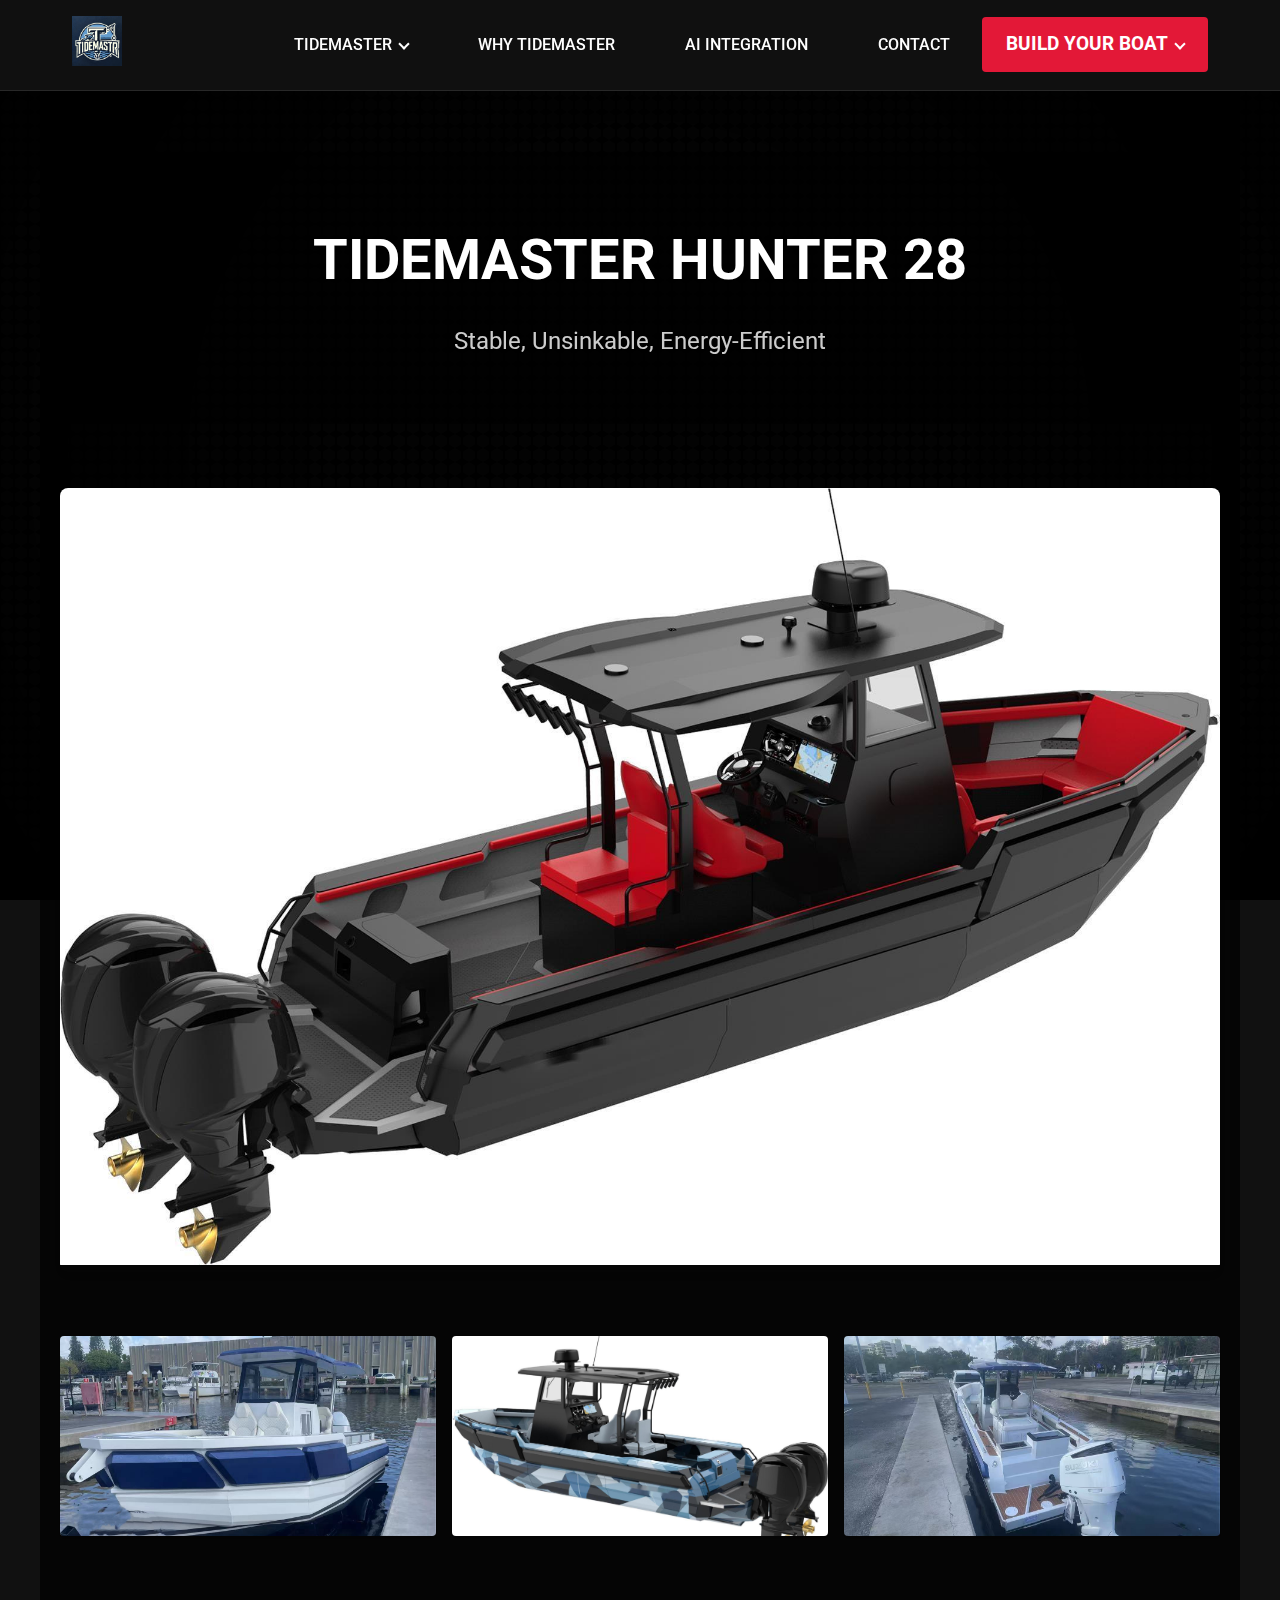
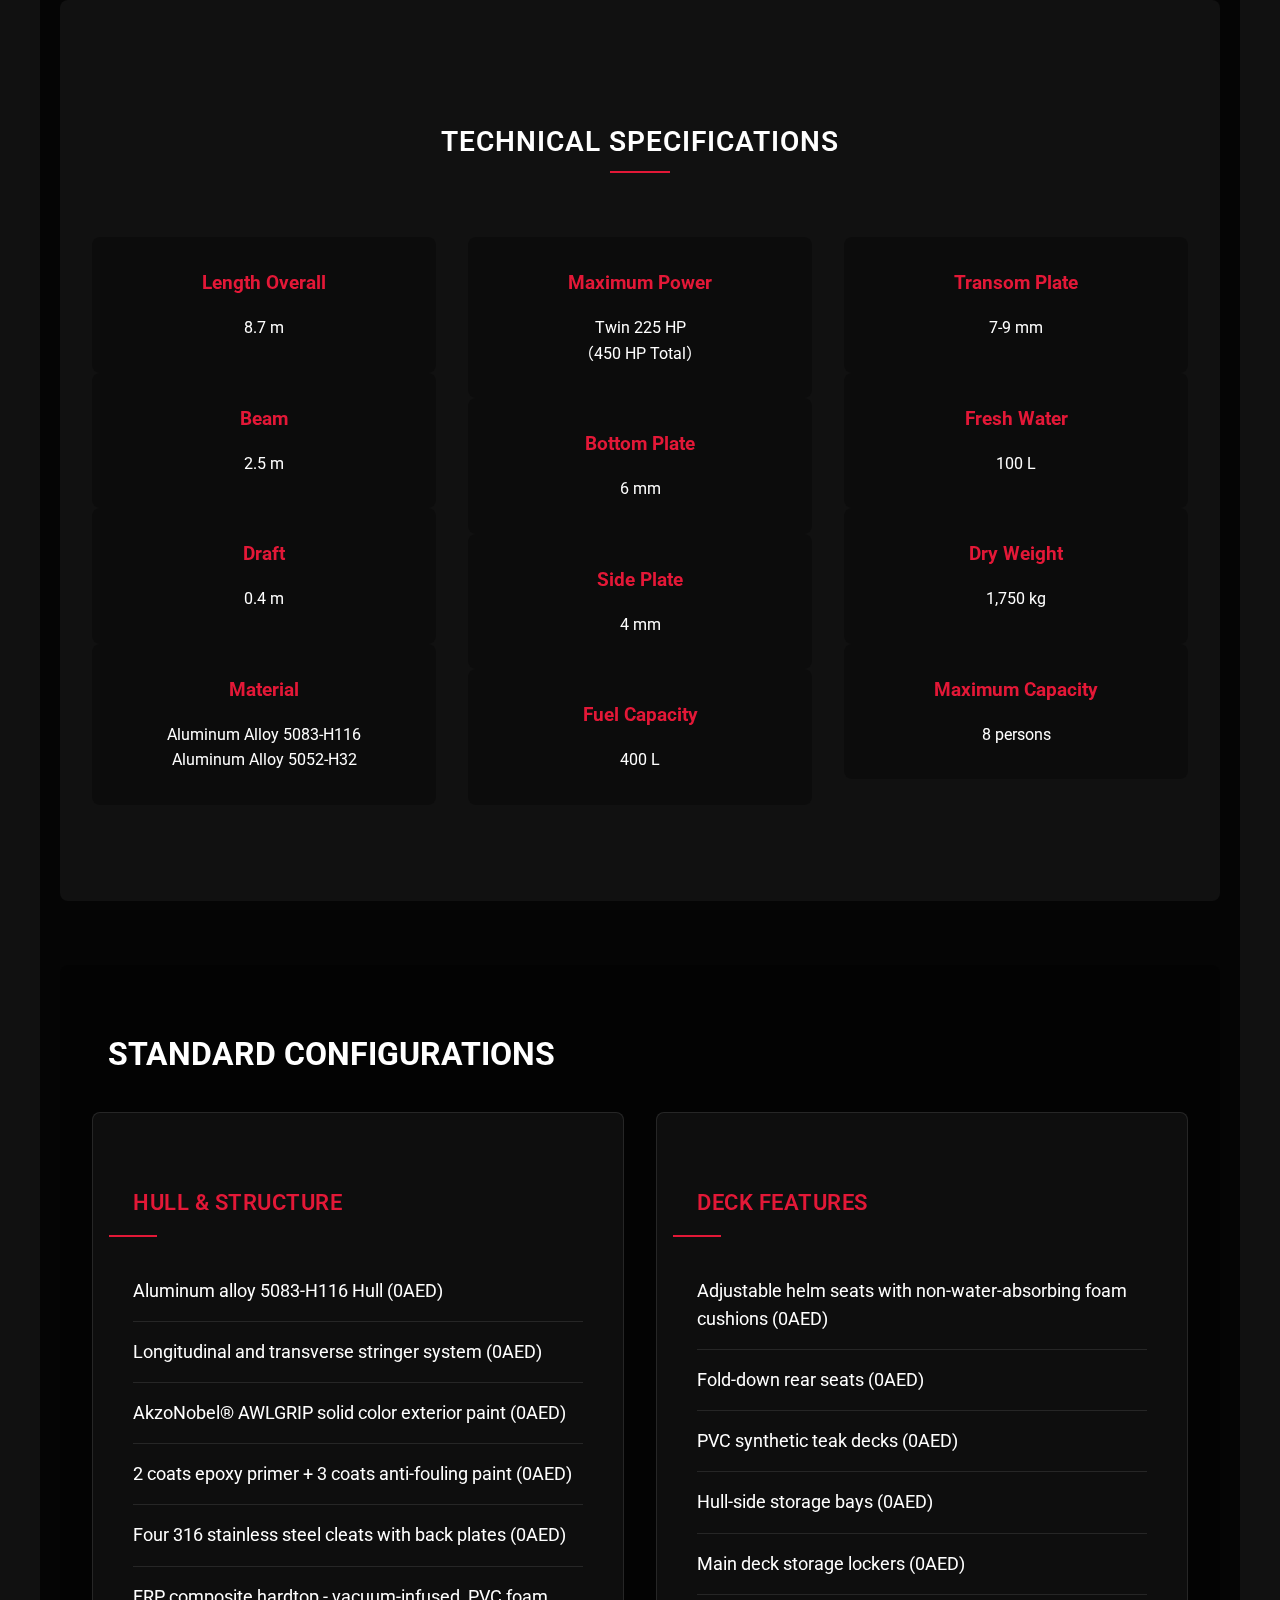
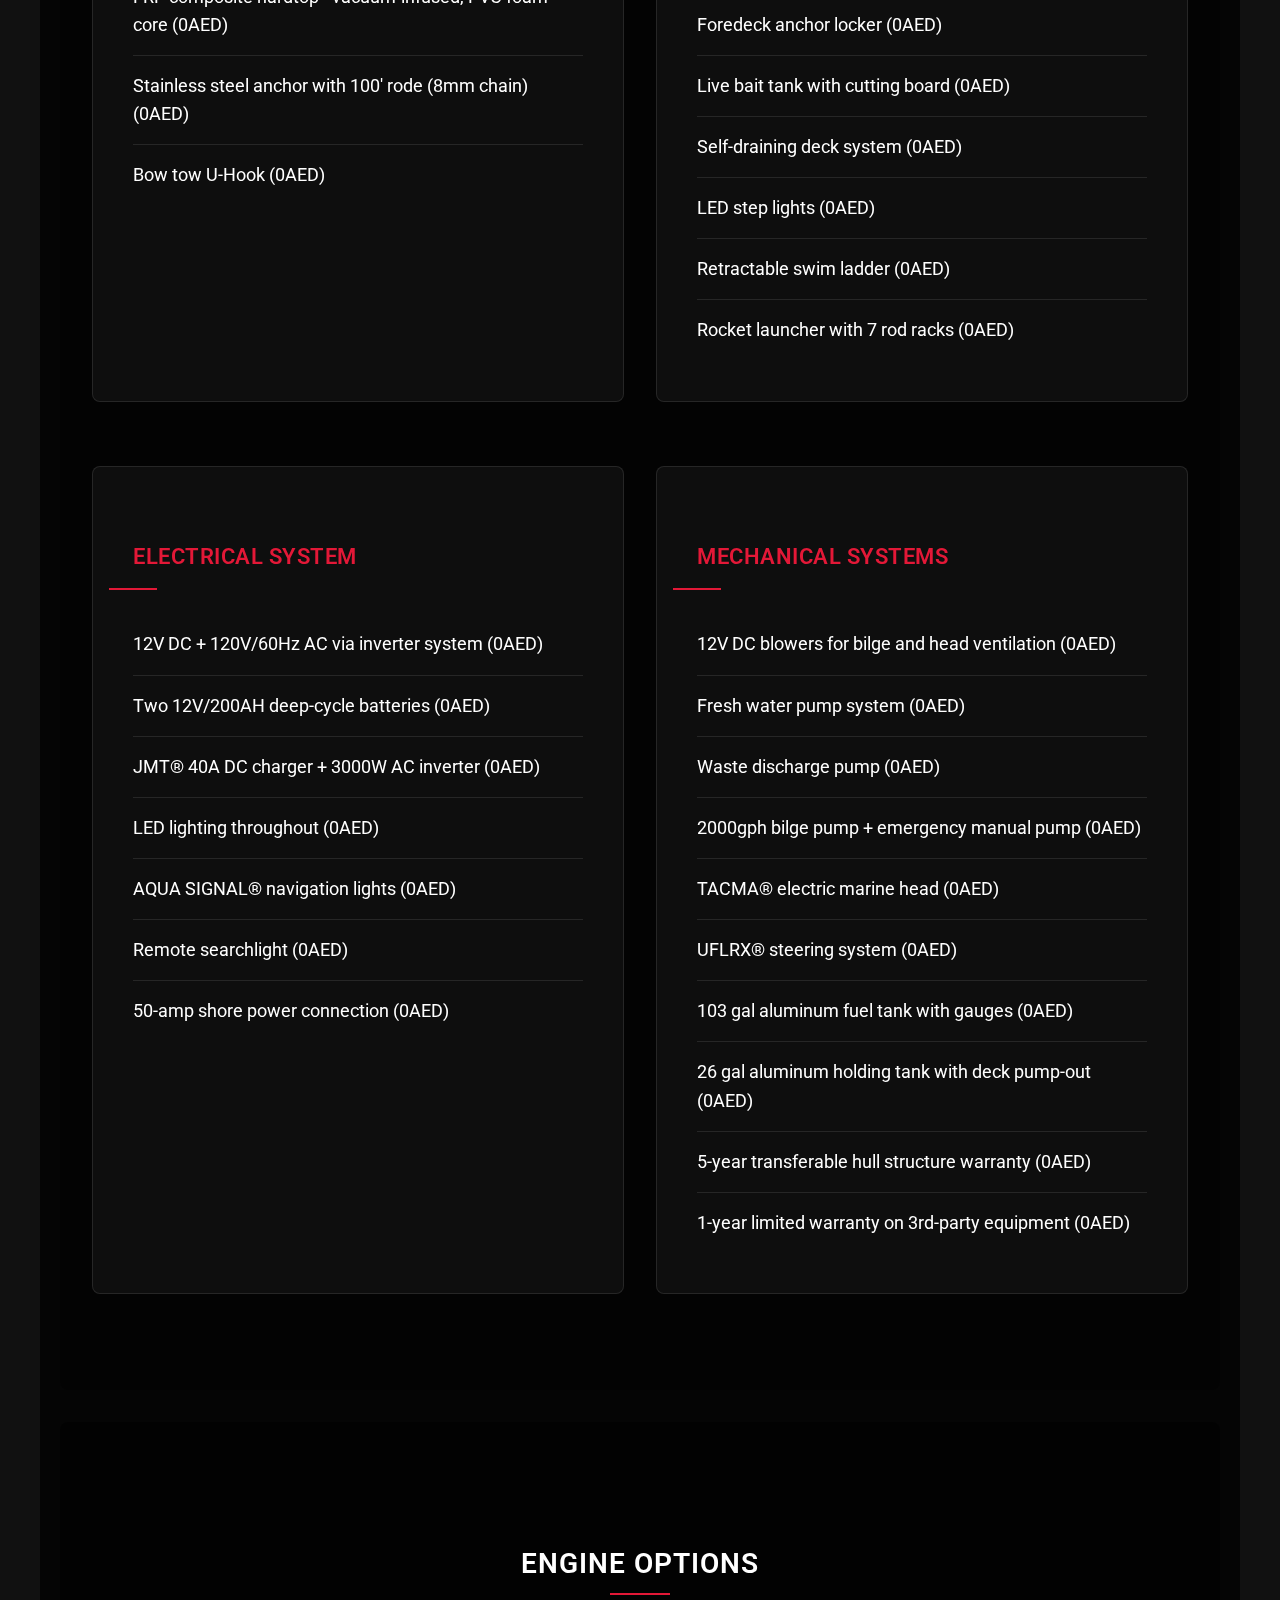
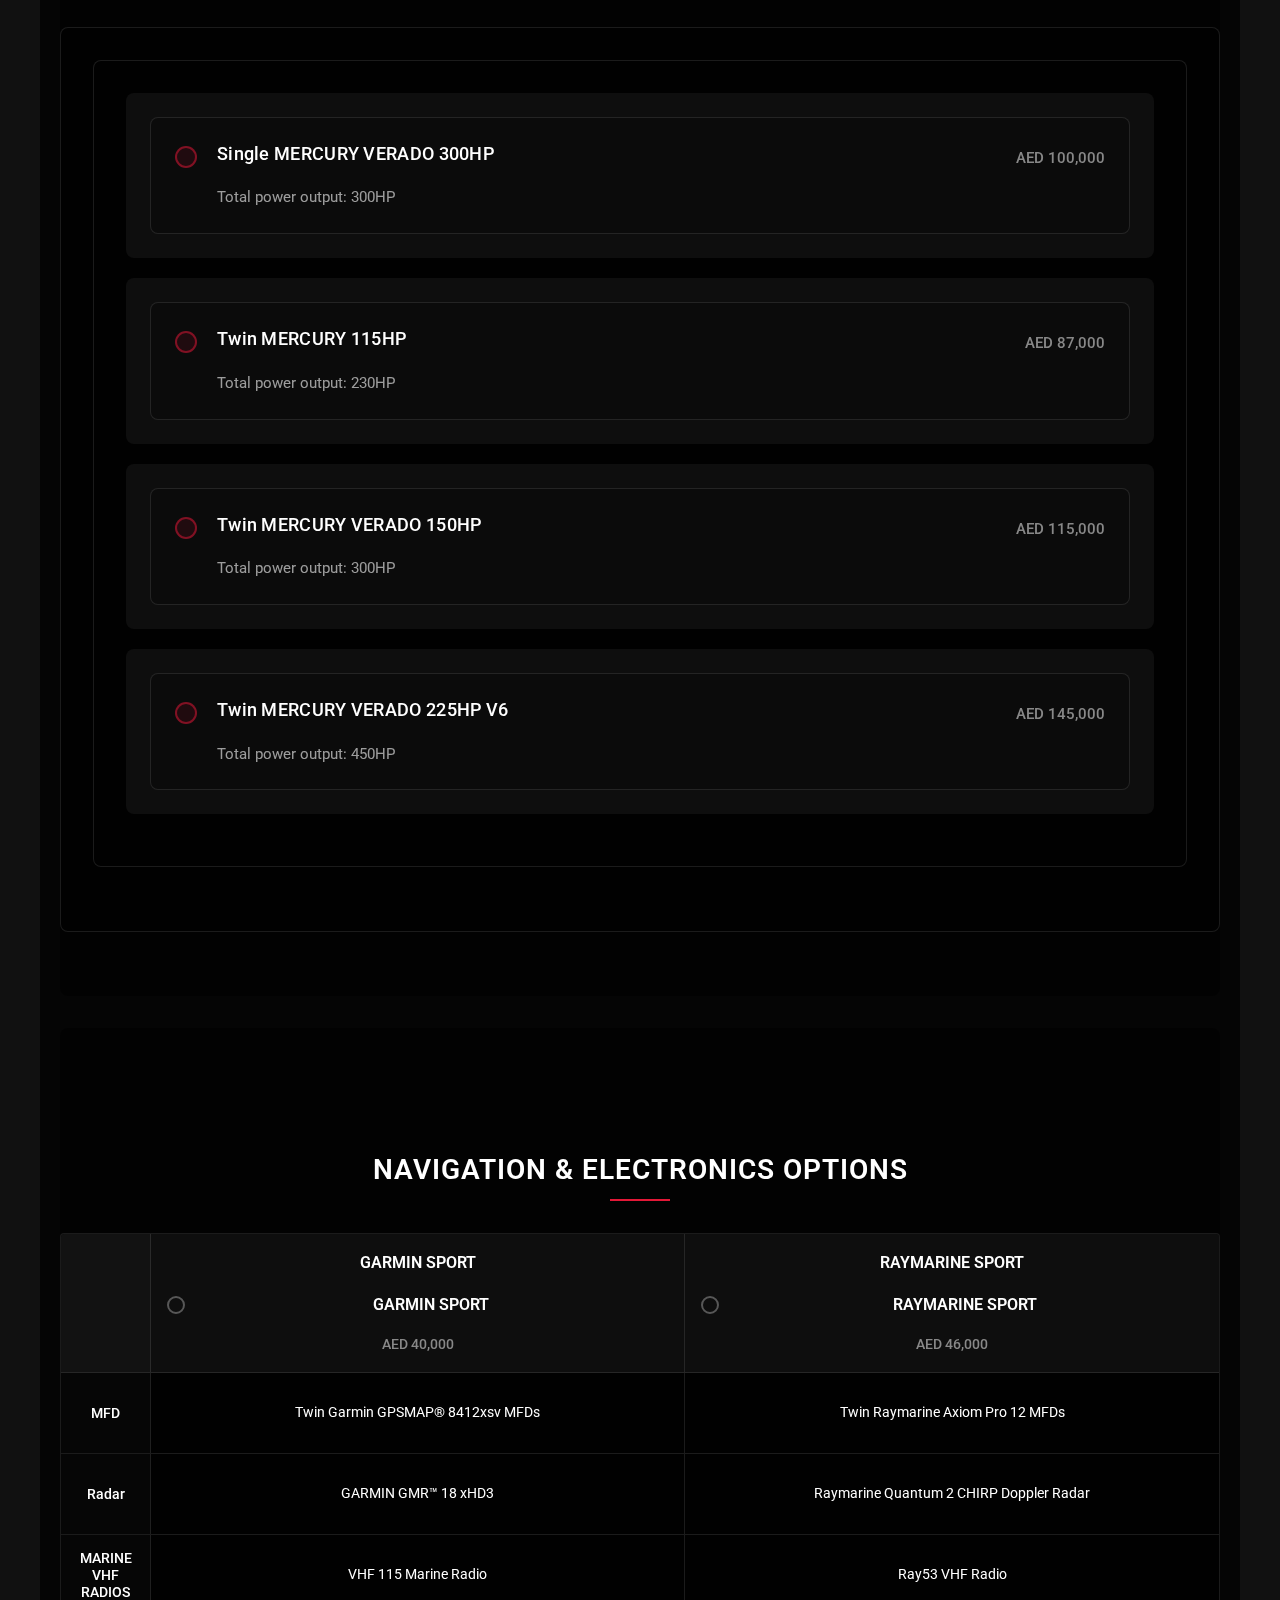
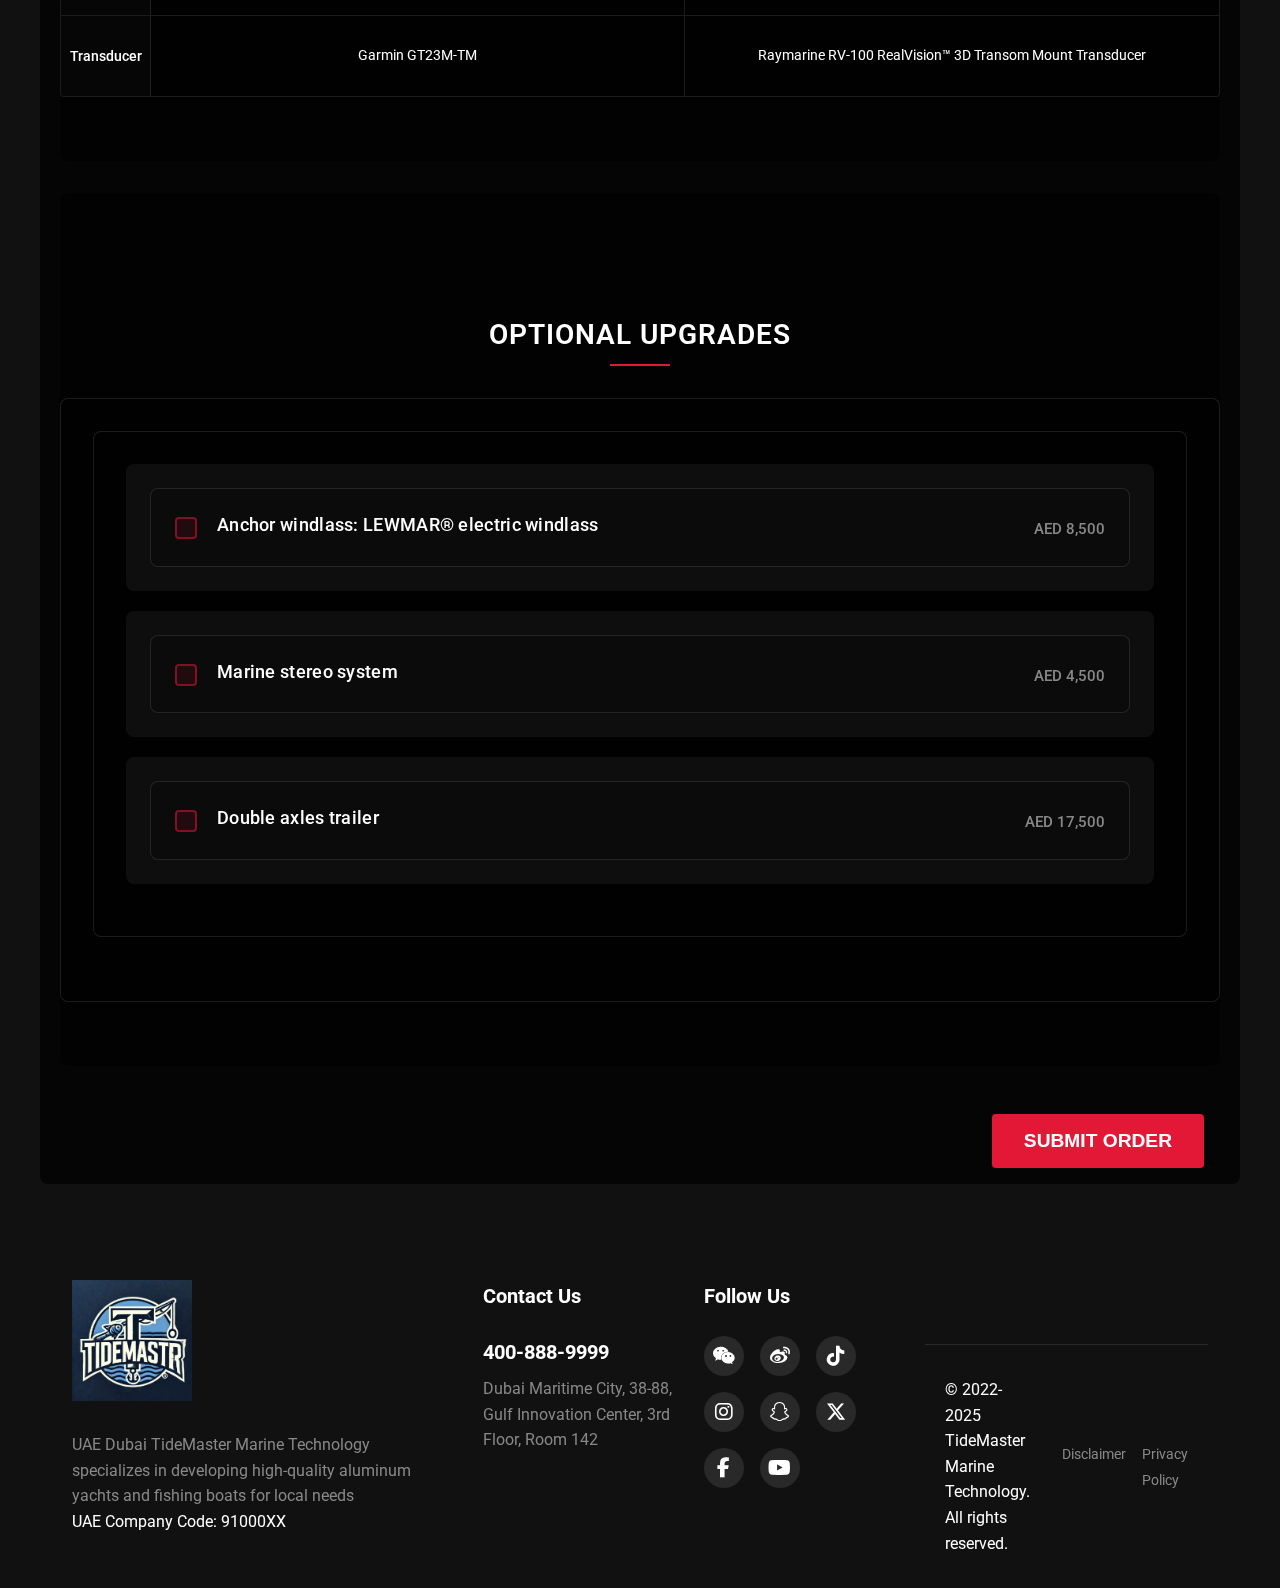
<file: products/TideMaster Hunter.html>
<!DOCTYPE html>
<html lang="zh-CN">
<head>
    <meta charset="UTF-8">
    <meta name="viewport" content="width=device-width, initial-scale=1.0">
    <title>TideMaster Hunter 28 - TideMaster Marine Technology</title>
    <link rel="stylesheet" href="../styles.css">
    <link href="https://fonts.googleapis.com/css2?family=Roboto:wght@400;700;900&display=swap" rel="stylesheet">
    <link rel="stylesheet" href="https://cdnjs.cloudflare.com/ajax/libs/font-awesome/6.5.1/css/all.min.css">
    <style>
    /* 基础深色主题和背景 */
    :root {
        --primary-color: #e31837;
        --dark-bg: #111111;
        --text-light: #ffffff;
        --text-gray: #888888;
    }

    body {
        background-color: var(--dark-bg);
        color: var(--text-light);
        font-family: 'Roboto', sans-serif;
        margin: 0;
        padding: 0;
    }

    /* 六边形背景图案 */
    body::before {
        content: '';
        position: fixed;
        top: 0;
        left: 0;
        width: 100%;
        height: 100%;
        z-index: -1;
        background-color: #000000;
        background-image: url("data:image/svg+xml,%3Csvg width='24' height='24' viewBox='0 0 24 24' xmlns='http://www.w3.org/2000/svg'%3E%3Cpath d='M12 0l10.392 6v12L12 24 1.607 18V6z' fill-opacity='0.05' fill='%23ffffff' fill-rule='evenodd'/%3E%3C/svg%3E");
        background-size: 14px 14px;
        opacity: 1;
    }

    /* 中间向两边的渐变遮罩 */
    body::after {
        content: '';
        position: fixed;
        top: 0;
        left: 0;
        width: 100%;
        height: 100%;
        z-index: -1;
        background: radial-gradient(
            circle at center,
            transparent 0%,
            rgba(0, 0, 0, 0.2) 40%,
            rgba(0, 0, 0, 0.8) 80%,
            rgba(0, 0, 0, 1) 100%
        );
    }

    /* 统一导航栏样式 */
    .main-header {
        background-color: rgba(17, 17, 17, 0.95);
        position: fixed;
        width: 100%;
        z-index: 1000;
        padding: 1rem 0;
        border-bottom: 1px solid rgba(255, 255, 255, 0.1);
    }

    .main-header .container {
        display: flex;
        justify-content: space-between;
        align-items: center;
        max-width: 1200px;
        margin: 0 auto;
        padding: 0 2rem;
    }

    .logo {
        margin-right: auto;
    }

    .logo-img {
        height: 40px;
        width: auto;
    }

    .nav-list {
        display: flex;
        gap: 2rem;
        list-style: none;
        margin: 0;
        padding: 0;
        align-items: center;
    }

    .nav-list a {
        color: var(--text-light);
        text-decoration: none;
        text-transform: uppercase;
        font-weight: 500;
        transition: color 0.3s ease;
    }

    .nav-list a:hover {
        color: var(--primary-color);
    }

    /* 页脚样式统一 */
    .main-footer {
        background-color: var(--dark-bg);
        color: var(--text-light);
        padding: 4rem 0 0;
    }

    .footer-content {
        max-width: 1200px;
        margin: 0 auto;
        display: grid;
        grid-template-columns: 2fr 1fr 1fr 1fr;
        gap: 2rem;
        padding: 0 2rem;
    }

    .footer-section {
        margin-bottom: 2rem;
    }

    .footer-logo {
        margin-bottom: 1.5rem;
    }

    .logo-img {
        max-width: 120px;
        height: auto;
    }

    .company-desc {
        color: var(--text-gray);
        line-height: 1.6;
    }

    .footer-section h3 {
        font-size: 1.25rem;
        margin-bottom: 1.5rem;
        font-weight: 700;
    }

    .contact-info p {
        margin-bottom: 0.5rem;
        color: var(--text-gray);
    }

    .phone {
        font-size: 1.25rem;
        font-weight: 700;
        color: var(--text-light) !important;
    }

    .social-links {
        display: flex;
        flex-wrap: wrap;
        gap: 1rem;
    }

    .social-link {
        display: flex;
        align-items: center;
        justify-content: center;
        width: 40px;
        height: 40px;
        border-radius: 50%;
        background: rgba(255, 255, 255, 0.1);
        color: white;
        text-decoration: none;
        transition: all 0.3s ease;
    }

    .social-link:hover {
        background: rgba(255, 255, 255, 0.2);
    }

    .social-link i {
        font-size: 20px;
    }

    /* 为不同的社交媒体设置悬停颜色 */
    .social-link[title="WeChat"]:hover {
        background: #07C160;
    }

    .social-link[title="Weibo"]:hover {
        background: #E6162D;
    }

    .social-link[title="TikTok"]:hover {
        background: #000000;
    }

    .social-link[title="Instagram"]:hover {
        background: linear-gradient(45deg, #405DE6, #5851DB, #833AB4, #C13584, #E1306C, #FD1D1D);
    }

    .social-link[title="Snapchat"]:hover {
        background: #FFFC00;
        color: #000;
    }

    .social-link[title="X"]:hover {
        background: #000000;
    }

    .social-link[title="Facebook"]:hover {
        background: #1877F2;
    }

    .social-link[title="YouTube"]:hover {
        background: #FF0000;
    }

    .quick-links ul {
        list-style: none;
        padding: 0;
        margin: 0;
    }

    .quick-links li {
        margin-bottom: 0.75rem;
    }

    .quick-links a {
        color: var(--text-gray);
        text-decoration: none;
        transition: color 0.3s ease;
    }

    .quick-links a:hover {
        color: var(--text-light);
    }

    .footer-bottom {
        margin-top: 4rem;
        padding: 2rem 0;
        border-top: 1px solid rgba(255, 255, 255, 0.1);
    }

    .footer-bottom .container {
        display: flex;
        justify-content: space-between;
        align-items: center;
    }

    .copyright {
        display: flex;
        align-items: center;
        gap: 2rem;
    }

    .legal-links {
        display: flex;
        gap: 1rem;
        list-style: none;
        padding: 0;
    }

    .legal-links a {
        color: var(--text-gray);
        text-decoration: none;
        font-size: 0.875rem;
        transition: color 0.3s ease;
    }

    .legal-links a:hover {
        color: var(--text-light);
    }

    .credits {
        color: var(--text-gray);
        font-size: 0.875rem;
    }

    .credits a {
        color: var(--text-gray);
        text-decoration: none;
        transition: color 0.3s ease;
    }

    .credits a:hover {
        color: var(--text-light);
    }

    @media (max-width: 768px) {
        .footer-content {
            grid-template-columns: 1fr;
        }

        .footer-bottom .container {
            flex-direction: column;
            text-align: center;
            gap: 1rem;
        }

        .copyright {
            flex-direction: column;
            gap: 1rem;
        }

        .legal-links {
            justify-content: center;
        }
    }

    /* 内容区域样式优化 */
    .product-detail {
        padding-top: 120px; /* 增加顶部内边距，确保内容不被导航栏遮挡 */
        background: rgba(0, 0, 0, 0.7);
        border-radius: 8px;
        margin: 2rem auto;
        max-width: 1200px;
    }

    .product-header {
        text-align: center;
        padding: 4rem 2rem;
        background: rgba(0, 0, 0, 0.5);
        border-radius: 8px 8px 0 0;
    }

    .specifications,
    .configurations,
    .standard-config {
        background: rgba(0, 0, 0, 0.5);
        padding: 3rem 2rem;
        margin: 2rem 0;
        border-radius: 8px;
    }

    .spec-item,
    .config-option,
    .config-group {
        background: rgba(255, 255, 255, 0.05);
        border-radius: 8px;
        transition: transform 0.3s ease;
    }

    .spec-item:hover,
    .config-option:hover {
        transform: translateY(-5px);
        background: rgba(255, 255, 255, 0.1);
    }

    /* 产品标题区域 */
    .product-hero {
        height: 60vh;
        display: flex;
        align-items: center;
        justify-content: center;
        text-align: center;
        position: relative;
        background: linear-gradient(rgba(0,0,0,0.5), rgba(0,0,0,0.5)), url('../images/hero-bg.jpg');
        background-size: cover;
        background-position: center;
        margin-bottom: 4rem;
    }

    .product-hero h1 {
        font-size: 4rem;
        margin-bottom: 1rem;
        text-transform: uppercase;
        letter-spacing: 2px;
    }

    .product-hero p {
        font-size: 1.5rem;
        max-width: 800px;
        margin: 0 auto;
    }

    /* 产品详情页样式 */
    .product-detail {
        padding-top: 120px; /* 增加顶部内边距，确保内容不被导航栏遮挡 */
        color: #ffffff;
    }

    .product-header {
        text-align: center;
        margin-bottom: 4rem;
        padding: 4rem 0;
        background: rgba(0, 0, 0, 0.5);
    }

    .product-header h1 {
        font-size: 3.5rem;
        margin-bottom: 1rem;
        text-transform: uppercase;
    }

    .product-tagline {
        font-size: 1.5rem;
        color: rgba(255, 255, 255, 0.8);
    }

    /* 产品图片展示样式 */
    .product-gallery {
        margin: 4rem 0;
        display: grid;
        grid-template-columns: repeat(2, 1fr);
        gap: 2rem;
    }

    .main-image {
        grid-column: span 2;
        width: 100%;
        margin-bottom: 2rem;
        border-radius: 8px;
        overflow: hidden;
        box-shadow: 0 4px 8px rgba(0, 0, 0, 0.2);
    }

    .main-image img {
        width: 100%;
        height: auto;
        object-fit: cover;
        transition: transform 0.3s ease;
    }

    .thumbnails {
        grid-column: span 2;
        display: grid;
        grid-template-columns: repeat(3, 1fr);
        gap: 1rem;
    }

    .thumbnails img {
        width: 100%;
        height: 200px;
        object-fit: cover;
        border-radius: 4px;
        cursor: pointer;
        transition: transform 0.3s ease;
        box-shadow: 0 2px 4px rgba(0, 0, 0, 0.1);
    }

    .thumbnails img:hover {
        transform: scale(1.05);
    }

    @media (max-width: 768px) {
        .product-gallery {
            grid-template-columns: 1fr;
            gap: 1.5rem;
        }
        
        .main-image {
            grid-column: span 1;
            margin-bottom: 1.5rem;
        }
        
        .thumbnails {
            grid-column: span 1;
            grid-template-columns: 1fr;
            gap: 1.5rem;
        }

        .thumbnails img {
            height: 250px;
            margin-bottom: 0;
        }
    }

    /* 规格部分 */
    .specifications {
        background: rgba(255, 255, 255, 0.05);
        padding: 4rem 0;
        margin: 4rem 0;
    }

    .spec-grid {
        display: grid;
        grid-template-columns: repeat(auto-fit, minmax(300px, 1fr));
        gap: 2rem;
        padding: 2rem;
    }

    .spec-item {
        text-align: center;
        padding: 2rem;
        background: rgba(0, 0, 0, 0.3);
        border-radius: 8px;
        transition: transform 0.3s ease;
    }

    .spec-item:hover {
        transform: translateY(-5px);
    }

    .spec-item h3 {
        color: var(--primary-color);
        margin-bottom: 1rem;
    }

    /* 配置选项 */
    .configurations {
        padding: 4rem 0;
    }

    .config-grid {
        display: grid;
        grid-template-columns: repeat(auto-fit, minmax(300px, 1fr));
        gap: 2rem;
    }

    .config-option {
        background: rgba(255, 255, 255, 0.05);
        padding: 1.5rem;
        border-radius: 8px;
        margin-bottom: 1rem;
        transition: background-color 0.3s ease;
    }

    .config-option:hover {
        background: rgba(255, 255, 255, 0.1);
    }

    /* 价格计算器 */
    .price-calculator {
        background: rgba(0, 0, 0, 0.5);
        padding: 2rem;
        border-radius: 8px;
        margin: 2rem 0;
    }

    .price-display {
        display: flex;
        flex-direction: column;
        gap: 1rem;
        font-size: 1.1rem;
    }

    .price-display > div {
        display: flex;
        justify-content: space-between;
        padding: 0.5rem 0;
        border-bottom: 1px solid rgba(255, 255, 255, 0.1);
    }

    .total-price {
        font-size: 1.5rem;
        font-weight: bold;
        color: var(--primary-color);
        border-bottom: none !important;
    }

    /* 相关产品 */
    .related-products {
        padding: 4rem 0;
    }

    .related-grid {
        display: grid;
        grid-template-columns: repeat(2, 1fr);
        gap: 4rem;
        margin: 3rem auto;
        max-width: 1400px;
    }

    .related-card {
        background: rgba(255, 255, 255, 0.05);
        border-radius: 12px;
        overflow: hidden;
    }

    .related-card img {
        width: 100%;
        height: auto;
        aspect-ratio: 4/3;
        object-fit: cover;
    }

    .related-card h3 {
        padding: 1.5rem;
        text-align: center;
    }

    /* 按钮样式 */
    .btn {
        display: inline-block;
        padding: 1rem 2rem;
        border-radius: 4px;
        text-decoration: none;
        text-transform: uppercase;
        font-weight: bold;
        transition: all 0.3s ease;
    }

    .btn-primary {
        background-color: #e31837;
        color: white;
    }

    .btn-primary:hover {
        background-color: #ff1f41;
    }

    .btn-secondary {
        border: 2px solid #e31837;
        color: #e31837;
    }

    .btn-secondary:hover {
        background-color: #e31837;
        color: white;
    }

    /* 响应式调整 */
    @media (max-width: 768px) {
        .product-header h1 {
            font-size: 2.5rem;
        }
        
        .product-tagline {
            font-size: 1.2rem;
        }
        
        .spec-grid,
        .config-grid,
        .related-grid {
            grid-template-columns: 1fr;
        }
    }

    /* 下拉菜单样式 */
    .dropdown {
        position: relative;
    }

    .dropdown-menu,
    .build-menu {
        position: absolute;
        top: 100%;
        left: 50%;
        transform: translateX(-50%);
        min-width: 200px;
        background: rgba(0, 0, 0, 0.9);
        border: 1px solid rgba(255, 255, 255, 0.1);
        padding: 1rem 0;
        margin-top: 0.5rem;
        opacity: 0;
        visibility: hidden;
        transition: all 0.3s ease;
        z-index: 1000;
    }

    .menu-list {
        list-style: none;
        padding: 0;
        margin: 0;
    }

    .menu-list li {
        padding: 0.5rem 0;
    }

    .menu-list a {
        display: block;
        padding: 0.5rem 1.5rem;
        color: white;
        text-decoration: none;
        transition: color 0.3s ease;
        white-space: nowrap;
    }

    .menu-list a:hover {
        color: var(--primary-color);
    }

    /* 悬停显示下拉菜单 */
    .dropdown:hover .dropdown-menu,
    .dropdown:hover .build-menu {
        opacity: 1;
        visibility: visible;
    }

    /* BUILD YOUR BOAT 按钮样式 */
    .header-actions .btn {
        background-color: var(--primary-color);
        color: white;
        padding: 0.75rem 1.5rem;
        border-radius: 4px;
        text-decoration: none;
        font-weight: bold;
        transition: background-color 0.3s ease;
    }

    .header-actions .btn:hover {
        background-color: #ff1f41;
    }

    /* 移动端适配 */
    @media (max-width: 768px) {
        .dropdown-menu,
        .build-menu {
            position: static;
            transform: none;
            opacity: 1;
            visibility: visible;
            display: none;
            background: transparent;
            border: none;
        }

        .dropdown:hover .dropdown-menu,
        .dropdown:hover .build-menu {
            display: block;
        }
    }

    @media (max-width: 992px) {
        .related-grid {
            grid-template-columns: 1fr;
            max-width: 600px;
        }
    }

    /* 更新导航和电子设备表格样式 */
    .nav-electronics-table {
        width: 100%;
        overflow-x: auto;
        -webkit-overflow-scrolling: touch;
    }

    .table-header {
        display: grid;
        grid-template-columns: 90px repeat(2, minmax(200px, 1fr)); /* 设置最小宽度确保内容显示 */
        background: rgba(255, 255, 255, 0.05);
        border-bottom: 1px solid rgba(255, 255, 255, 0.1);
    }

    .table-row {
        display: grid;
        grid-template-columns: 90px repeat(2, minmax(200px, 1fr)); /* 与header保持一致 */
        border-bottom: 1px solid rgba(255, 255, 255, 0.1);
    }

    .table-row:last-child {
        border-bottom: none;
    }

    .row-header {
        padding: 0.8rem;
        font-weight: 500;
        background: rgba(255, 255, 255, 0.02);
        border-right: 1px solid rgba(255, 255, 255, 0.1);
        font-size: 0.9rem;
        line-height: 1.2;
        display: flex;
        align-items: center;
    }

    .col-package {
        padding: 1rem;
        text-align: center;
        font-weight: 600;
        border-right: 1px solid rgba(255, 255, 255, 0.1);
    }

    .package-content {
        padding: 1rem;
        border-right: 1px solid rgba(255, 255, 255, 0.1);
        min-height: 80px;
        display: flex;
        align-items: center;
        justify-content: center;
        text-align: center;
        font-size: 0.9rem;
        line-height: 1.4;
    }

    .package-content:last-child,
    .col-package:last-child {
        border-right: none;
    }

    .empty-cell {
        background: rgba(255, 255, 255, 0.02);
    }

    /* 移动端适配 */
    @media (max-width: 768px) {
        .nav-electronics-table {
            margin: 0 1rem;
        }

        .table-header,
        .table-row {
            min-width: 700px; /* 增加最小宽度确保所有内容可见 */
        }

        /* 添加横向滚动提示 */
        .nav-electronics-table::before {
            content: '← Scroll horizontally →';
            display: block;
            text-align: center;
            padding: 0.5rem;
            color: var(--text-gray);
            font-size: 0.9rem;
            background: rgba(255, 255, 255, 0.05);
            margin-bottom: 0.5rem;
            border-radius: 4px;
        }

        .col-package {
            padding: 0.8rem;
            min-width: 200px; /* 确保每列有足够空间 */
        }

        .package-content {
            padding: 0.8rem;
            min-width: 200px;
        }
    }

    /* 移动端导航栏优化 */
    @media (max-width: 768px) {
        .main-header {
            padding: 0;
            height: auto;
        }

        .main-header .container {
            flex-direction: column;
            padding: 1rem;
            gap: 1rem;
        }

        .logo {
            margin: 0;
            padding: 0.5rem 0;
        }

        .logo-img {
            height: 32px;
        }

        .nav-list {
            flex-direction: row;
            justify-content: center;
            flex-wrap: wrap;
            gap: 1.5rem;
            margin: 0.5rem 0;
            padding: 0;
        }

        .nav-list a {
            font-size: 0.9rem;
            padding: 0.5rem;
            white-space: nowrap;
        }

        .header-actions {
            margin: 0.5rem 0;
            width: 100%;
            display: flex;
            justify-content: center;
        }

        .header-actions .btn {
            width: 100%;
            max-width: 200px;
            padding: 0.75rem 1rem;
            font-size: 0.9rem;
        }

        .product-detail {
            padding-top: 160px; /* 移动端增加更多顶部内边距 */
        }

        .product-header {
            padding: 2rem 1rem;
        }

        .product-header h1 {
            font-size: 2rem;
            margin-bottom: 0.5rem;
        }

        .product-tagline {
            font-size: 1rem;
        }

        /* 下拉菜单移动端样式优化 */
        .dropdown-menu,
        .build-menu {
            position: absolute;
            top: 100%;
            left: 50%;
            transform: translateX(-50%);
            width: 200px;
            background: rgba(0, 0, 0, 0.95);
            border: 1px solid rgba(255, 255, 255, 0.1);
            border-radius: 4px;
            padding: 0.5rem 0;
        }

        .menu-list {
            padding: 0;
        }

        .menu-list a {
            padding: 0.75rem 1rem;
            font-size: 0.9rem;
        }
    }

    /* 平板设备优化 */
    @media (min-width: 769px) and (max-width: 1024px) {
        .product-detail {
            padding-top: 100px;
        }

        .nav-list {
            gap: 1.5rem;
        }

        .header-actions {
            margin-left: 1.5rem;
        }
    }

    /* 标准配置样式 */
    .standard-config {
        padding: 4rem 2rem;
        background: rgba(0, 0, 0, 0.3);
        margin: 2rem 0;
    }

    .standard-config h2 {
        color: var(--text-light);
        text-align: left;
        margin-bottom: 2rem;
        font-size: 2rem;
        padding-left: 1rem;
    }

    .standard-config-grid {
        display: grid;
        grid-template-columns: repeat(2, 1fr); /* 改为2列 */
        gap: 2rem;
        max-width: 1400px;
        margin: 0 auto;
    }

    .standard-config .config-group {
        background: rgba(17, 17, 17, 0.8);
        padding: 2.5rem;
        border-radius: 8px;
        min-height: 420px; /* 增加高度以适应更多内容 */
        display: flex;
        flex-direction: column;
    }

    .standard-config .config-group h3 {
        color: #e31837;
        margin-bottom: 2rem;
        font-size: 1.4rem; /* 增大标题字号 */
        text-transform: uppercase;
        text-align: left;
        position: relative;
        padding-bottom: 0.5rem;
    }

    .standard-config .config-group h3::after {
        content: '';
        position: absolute;
        bottom: -0.5rem;
        left: 0;
        width: 3rem;
        height: 2px;
        background-color: #e31837;
    }

    .standard-config .config-list {
        list-style: none;
        padding: 0;
        margin: 0;
        flex-grow: 1;
    }

    .standard-config .config-list li {
        color: var(--text-light);
        padding: 1rem 0;
        border-bottom: 1px solid rgba(255, 255, 255, 0.1);
        font-size: 1.1rem; /* 增大文字字号 */
        line-height: 1.6;
    }

    .standard-config .config-list li:last-child {
        border-bottom: none;
    }

    /* 移动端响应式 */
    @media (max-width: 992px) {
        .standard-config-grid {
            grid-template-columns: 1fr;
            gap: 1.5rem;
        }
        
        .standard-config .config-group {
            min-height: auto;
            padding: 2rem;
        }
        
        .standard-config {
            padding: 2rem 1rem;
        }
        
        .standard-config h2 {
            font-size: 1.8rem;
            text-align: center;
            padding-left: 0;
        }
    }

    /* 添加到现有的 CSS 中 */
    .submit-order-section {
        display: flex;
        justify-content: flex-end; /* 右对齐 */
        margin: 2rem 0;
        padding: 1rem;
    }

    .submit-order-section .btn {
        min-width: 200px; /* 设置最小宽度确保按钮大小合适 */
    }

    /* AI功能相关样式 */
    .ai-features {
        padding: 4rem 0;
        background: rgba(0, 0, 0, 0.5);
        border-radius: 8px;
        margin: 2rem 0;
    }

    .ai-features h2 {
        text-align: center;
        margin-bottom: 3rem;
        color: var(--text-light);
        font-size: 2.5rem;
    }

    .ai-grid {
        display: grid;
        grid-template-columns: repeat(2, 1fr);
        gap: 2rem;
        padding: 0 2rem;
        max-width: 1200px;
        margin: 0 auto;
    }

    .ai-item {
        background: rgba(255, 255, 255, 0.05);
        border-radius: 8px;
        overflow: hidden;
        transition: transform 0.3s ease;
    }

    .ai-item:hover {
        transform: translateY(-5px);
    }

    .ai-item img {
        width: 100%;
        height: 250px;
        object-fit: cover;
    }

    .ai-item h3 {
        padding: 1.5rem 1.5rem 1rem;
        color: var(--primary-color);
        font-size: 1.5rem;
    }

    .ai-item p {
        padding: 0 1.5rem 1.5rem;
        color: var(--text-gray);
        line-height: 1.6;
    }

    @media (max-width: 768px) {
        .ai-grid {
            grid-template-columns: 1fr;
        }

        .ai-item img {
            height: 200px;
        }
    }

    /* 导航栏样式更新 */
    .header-actions {
        margin-left: 2rem; /* 增加左侧间距 */
    }

    /* 移动端适配 */
    @media (max-width: 768px) {
        .main-header .container {
            flex-direction: column;
            padding: 1rem;
        }

        .nav-list {
            flex-direction: row;
            justify-content: center;
            flex-wrap: wrap;
            gap: 1rem;
            margin: 1rem 0;
        }

        .header-actions {
            margin: 1rem 0;
            width: 100%;
            display: flex;
            justify-content: center;
        }

        .header-actions .btn {
            width: auto;
            min-width: 200px;
        }
    }

    /* 移动端和平板端适配 */
    @media (max-width: 1024px) {
        .main-header {
            padding: 0.5rem 0;
        }

        .main-header .container {
            flex-direction: column;
            align-items: center;
            padding: 0.5rem 1rem;
            gap: 1rem;
        }

        .logo {
            margin: 0;
        }

        .logo-img {
            height: 32px;
            width: auto;
        }

        /* 隐藏主导航 */
        .main-nav {
            display: none;
        }

        .header-actions {
            margin: 0;
        }

        .header-actions .btn {
            font-size: 0.8rem;
            padding: 0.5rem 1rem;
            white-space: nowrap;
        }

        /* BUILD YOUR BOAT 下拉菜单样式 */
        .header-actions .dropdown-menu {
            position: absolute;
            width: 180px;
            background: rgba(0, 0, 0, 0.95);
            border: 1px solid rgba(255, 255, 255, 0.1);
            border-radius: 4px;
            padding: 0.5rem 0;
            left: 50%;
            transform: translateX(-50%);
            top: 100%;
            display: none;
            z-index: 1001;
        }

        .header-actions .dropdown:hover .dropdown-menu {
            display: block;
        }

        .header-actions .dropdown-menu a {
            padding: 0.5rem 1rem;
            font-size: 0.8rem;
            text-align: center;
            display: block;
            color: var(--text-light);
        }

        .product-detail {
            padding-top: 100px;
        }
    }

    /* 移动端特定优化 */
    @media (max-width: 768px) {
        .logo-img {
            height: 28px;
        }

        .header-actions .btn {
            font-size: 0.75rem;
            padding: 0.5rem 0.75rem;
        }

        .header-actions .dropdown-menu {
            width: 160px;
        }

        .header-actions .dropdown-menu a {
            font-size: 0.75rem;
        }
    }
    </style>
</head>
<body>
    <!-- 更新导航栏部分 -->
    <header class="main-header">
        <div class="container">
            <!-- Logo -->
            <a href="../index.html" class="logo">
                <img src="../images/Logo.jpg" alt="TIDEMASTER" class="logo-img">
            </a>

            <!-- 主导航 -->
            <nav class="main-nav">
                <ul class="nav-list">
                    <li class="dropdown">
                        <a href="#">TIDEMASTER</a>
                        <ul class="dropdown-menu">
                            <li><a href="TideMaster Cat.html">TIDEMASTER CAT</a></li>
                            <li><a href="TideMaster Hunter.html">TIDEMASTER HUNTER</a></li>
                            <li><a href="TideMaster Lounge.html">TIDEMASTER LOUNGE</a></li>
                        </ul>
                    </li>
                    <li><a href="../index.html#tech-features">WHY TIDEMASTER</a></li>
                    <li><a href="../ai-integration.html">AI INTEGRATION</a></li>
                    <li><a href="#contact">CONTACT</a></li>
                </ul>
            </nav>

            <div class="header-actions">
                <div class="dropdown">
                    <a href="#" class="btn btn-primary">BUILD YOUR BOAT</a>
                    <div class="build-menu">
                        <div class="menu-content">
                            <ul class="menu-list">
                                <li><a href="TideMaster Cat.html">TideMaster Cat 38</a></li>
                                <li><a href="TideMaster Hunter.html">TideMaster Hunter 28</a></li>
                                <li><a href="TideMaster Lounge.html">TideMaster Lounge 38</a></li>
                            </ul>
                        </div>
                    </div>
                </div>
            </div>
        </div>
    </header>

    <!-- 产品详情 -->
    <main class="product-detail">
        <div class="container">
            <!-- 产品标题 -->
            <div class="product-header">
                <h1>TIDEMASTER Hunter 28</h1>
                <p class="product-tagline">Stable, Unsinkable, Energy-Efficient</p>
            </div>

            <!-- 产品图片展示 -->
            <section class="product-gallery">
                <div class="main-image">
                    <img src="../images\C280\black sb side.JPG" alt="TideMaster Hunter 28主图">
                </div>
                <div class="thumbnails">
                    <img src="../images\C280\Port white blue.jpg" alt="侧视图">
                    <img src="../images\C280\camo port.JPG" alt="后视图">
                    <img src="../images\C280\Single Suzuki 300.jpg" alt="俯视图">
                </div>
            </section>

            <!-- 技术规格 -->
            <section class="specifications">
                <h2>TECHNICAL SPECIFICATIONS</h2>
                <div class="spec-grid">
                    <div class="spec-row">
                        <div class="spec-item">
                            <h3>Length Overall</h3>
                            <p>8.7 m</p>
                        </div>
                        <div class="spec-item">
                            <h3>Beam</h3>
                            <p>2.5 m</p>
                        </div>
                        <div class="spec-item">
                            <h3>Draft</h3>
                            <p>0.4 m</p>
                        </div>
                        <div class="spec-item">
                            <h3>Material</h3>
                            <p>Aluminum Alloy 5083-H116</p>
                            <p>Aluminum Alloy 5052-H32</p>
                        </div>
                    </div>
                    <div class="spec-row">
                        <div class="spec-item">
                            <h3>Maximum Power</h3>
                            <p>Twin 225 HP</p>
                            <p>（450 HP Total）</p>
                        </div>
                        <div class="spec-item">
                            <h3>Bottom Plate</h3>
                            <p>6 mm</p>
                        </div>
                        <div class="spec-item">
                            <h3>Side Plate</h3>
                            <p>4 mm</p>
                        </div>
                        <div class="spec-item">
                            <h3>Fuel Capacity</h3>
                            <p>400 L</p>
                        </div>
                    </div>
                    <div class="spec-row">
                        <div class="spec-item">
                            <h3>Transom Plate</h3>
                            <p>7-9 mm</p>
                        </div>
                        <div class="spec-item">
                            <h3>Fresh Water</h3>
                            <p>100 L</p>
                        </div>
                        <div class="spec-item">
                            <h3>Dry Weight</h3>
                            <p>1,750 kg</p>
                        </div>
                        <div class="spec-item">
                            <h3>Maximum Capacity</h3>
                            <p>8 persons</p>
                        </div>
                    </div>
                </div>
            </section>

            <!-- 标准配置部分 -->
            <section class="standard-config">
                <h2>STANDARD CONFIGURATIONS</h2>
                <div class="standard-config-grid">
                    <!-- 船体结构 -->
                    <div class="config-group">
                        <h3>HULL & STRUCTURE</h3>
                        <ul class="config-list">
                            <li>Aluminum alloy 5083-H116 Hull (0AED)</li>
                            <li>Longitudinal and transverse stringer system (0AED)</li>
                            <li>AkzoNobel® AWLGRIP solid color exterior paint (0AED)</li>
                            <li>2 coats epoxy primer + 3 coats anti-fouling paint (0AED)</li>
                            <li>Four 316 stainless steel cleats with back plates (0AED)</li>
                            <li>FRP composite hardtop - vacuum-infused, PVC foam core (0AED)</li>
                            <li>Stainless steel anchor with 100' rode (8mm chain) (0AED)</li>
                            <li>Bow tow U-Hook (0AED)</li>
                        </ul>
                    </div>

                    <!-- 甲板特性 -->
                    <div class="config-group">
                        <h3>DECK FEATURES</h3>
                        <ul class="config-list">
                            <li>Adjustable helm seats with non-water-absorbing foam cushions (0AED)</li>
                            <li>Fold-down rear seats (0AED)</li>
                            <li>PVC synthetic teak decks (0AED)</li>
                            <li>Hull-side storage bays (0AED)</li>
                            <li>Main deck storage lockers (0AED)</li>
                            <li>Foredeck anchor locker (0AED)</li>
                            <li>Live bait tank with cutting board (0AED)</li>
                            <li>Self-draining deck system (0AED)</li>
                            <li>LED step lights (0AED)</li>
                            <li>Retractable swim ladder (0AED)</li>
                            <li>Rocket launcher with 7 rod racks (0AED)</li>
                        </ul>
                    </div>

                    <!-- 电气系统 -->
                    <div class="config-group">
                        <h3>ELECTRICAL SYSTEM</h3>
                        <ul class="config-list">
                            <li>12V DC + 120V/60Hz AC via inverter system (0AED)</li>
                            <li>Two 12V/200AH deep-cycle batteries (0AED)</li>
                            <li>JMT® 40A DC charger + 3000W AC inverter (0AED)</li>
                            <li>LED lighting throughout (0AED)</li>
                            <li>AQUA SIGNAL® navigation lights (0AED)</li>
                            <li>Remote searchlight (0AED)</li>
                            <li>50-amp shore power connection (0AED)</li>
                        </ul>
                    </div>

                    <!-- 机械系统 -->
                    <div class="config-group">
                        <h3>MECHANICAL SYSTEMS</h3>
                        <ul class="config-list">
                            <li>12V DC blowers for bilge and head ventilation (0AED)</li>
                            <li>Fresh water pump system (0AED)</li>
                            <li>Waste discharge pump (0AED)</li>
                            <li>2000gph bilge pump + emergency manual pump (0AED)</li>
                            <li>TACMA® electric marine head (0AED)</li>
                            <li>UFLRX® steering system (0AED)</li>
                            <li>103 gal aluminum fuel tank with gauges (0AED)</li>
                            <li>26 gal aluminum holding tank with deck pump-out (0AED)</li>
                            <li>5-year transferable hull structure warranty (0AED)</li>
                            <li>1-year limited warranty on 3rd-party equipment (0AED)</li>
                        </ul>
                    </div>
                </div>
            </section>

            <!-- 引擎选项 -->
            <section class="configurations">
                <h2>ENGINE OPTIONS</h2>
                <div class="config-grid">
                    <div class="config-group">
                        <div class="config-option">
                            <label>
                                <input type="radio" name="engine" class="config-radio" value="verado-300">
                                <div class="option-content">
                                    <span class="option-title">Single MERCURY VERADO 300HP</span>
                                    <span class="option-description">Total power output: 300HP</span>
                                </div>
                                <span class="option-price">AED 100,000</span>
                            </label>
                        </div>
                        <div class="config-option">
                            <label>
                                <input type="radio" name="engine" class="config-radio" value="verado-250">
                                <div class="option-content">
                                    <span class="option-title">Twin MERCURY 115HP</span>
                                    <span class="option-description">Total power output: 230HP</span>
                                </div>
                                <span class="option-price">AED 87,000</span>
                            </label>
                        </div>
                        <div class="config-option">
                            <label>
                                <input type="radio" name="engine" class="config-radio" value="verado-300">
                                <div class="option-content">
                                    <span class="option-title">Twin MERCURY VERADO 150HP</span>
                                    <span class="option-description">Total power output: 300HP</span>
                                </div>
                                <span class="option-price">AED 115,000</span>
                            </label>
                        </div>
                        <div class="config-option">
                            <label>
                                <input type="radio" name="engine" class="config-radio">
                                <div class="option-content">
                                    <span class="option-title">Twin MERCURY VERADO 225HP V6</span>
                                    <span class="option-description">Total power output: 450HP</span>
                                </div>
                                <span class="option-price">AED 145,000</span>
                            </label>
                        </div>
                    </div>
                </div>
            </section>

            <!-- 导航和电子设备选项 -->
            <section class="configurations">
                <h2>NAVIGATION & ELECTRONICS OPTIONS</h2>
                <div class="nav-electronics-table">
                    <div class="table-header">
                        <div class="row-header"></div>
                        <div class="col-package">
                            <div>GARMIN SPORT</div>
                            <label class="radio-label">
                                <input type="radio" name="nav-package" value="garmin-sport" title="Select Garmin Sport Package" aria-label="Select Garmin Sport Package">
                                <span class="package-name">GARMIN SPORT</span>
                            </label>
                            <span class="package-price">AED 40,000</span>
                        </div>
                        <div class="col-package">
                            <div>RAYMARINE SPORT</div>
                            <label class="radio-label">
                                <input type="radio" name="nav-package" value="raymarine-sport" title="Select Raymarine Sport Package" aria-label="Select Raymarine Sport Package">
                                <span class="package-name">RAYMARINE SPORT</span>
                            </label>
                            <span class="package-price">AED 46,000</span>
                        </div>
                    </div>

                    <!-- MFD 行 -->
                    <div class="table-row">
                        <div class="row-header">MFD</div>
                        <div class="package-content">Twin Garmin GPSMAP® 8412xsv MFDs</div>
                        <div class="package-content">Twin Raymarine Axiom Pro 12 MFDs</div>
                    </div>

                    <!-- Radar 行 -->
                    <div class="table-row">
                        <div class="row-header">Radar</div>
                        <div class="package-content">GARMIN GMR™ 18 xHD3</div>
                        <div class="package-content">Raymarine Quantum 2 CHIRP Doppler Radar</div>
                    </div>

                    <!-- MARINE VHF RADIOS 行 -->
                    <div class="table-row">
                        <div class="row-header">MARINE VHF RADIOS</div>
                        <div class="package-content">VHF 115 Marine Radio</div>
                        <div class="package-content">Ray53 VHF Radio</div>
                    </div>

                    <!-- Transducer 行 -->
                    <div class="table-row">
                        <div class="row-header">Transducer</div>
                        <div class="package-content">Garmin GT23M-TM</div>
                        <div class="package-content">Raymarine RV-100 RealVision™ 3D Transom Mount Transducer</div>
                    </div>
                </div>
            </section>

            <!-- 可选升级 -->
            <section class="configurations">
                <h2>OPTIONAL UPGRADES</h2>
                <div class="config-grid">
                    <div class="config-group">
                        <div class="config-option">
                            <label>
                                <input type="checkbox" name="optional-upgrade">
                                <div class="option-content">
                                    <span class="option-title">Anchor windlass: LEWMAR® electric windlass</span>
                                </div>
                                <span class="option-price">AED 8,500</span>
                            </label>
                        </div>
                        <div class="config-option">
                            <label>
                                <input type="checkbox" name="optional-upgrade">
                                <div class="option-content">
                                    <span class="option-title">Marine stereo system</span>
                                </div>
                                <span class="option-price">AED 4,500</span>
                            </label>
                        </div>
                        <div class="config-option">
                            <label>
                                <input type="checkbox" name="optional-upgrade">
                                <div class="option-content">
                                    <span class="option-title">Double axles trailer</span>
                                </div>
                                <span class="option-price">AED 17,500</span>
                            </label>
                        </div>
                    </div>
                </div>
            </section>

            <!-- 提交订单 -->
            <section class="submit-order-section">
                <form id="orderForm" action="../submit-order.html" method="GET">
                    <input type="hidden" name="model" value="hunter">
                    <input type="hidden" id="selectedEngine" name="engine">
                    <input type="hidden" id="selectedEnginePrice" name="enginePrice">
                    <input type="hidden" id="selectedNav" name="nav">
                    <input type="hidden" id="selectedNavPrice" name="navPrice">
                    <input type="hidden" id="selectedAccessories" name="accessories">
                    <input type="hidden" id="selectedAccessoriesPrice" name="accessoriesPrice">
                    <input type="hidden" id="finalTotalPrice" name="totalPrice">
                    
                    <button type="button" class="btn btn-primary" onclick="collectFormData()">Submit Order</button>
                </form>

                <script>
                function collectFormData() {
                    const basePrice = 300000; // 基础价格 300,000 AED
                    let totalPrice = basePrice;

                    // 收集发动机信息
                    const selectedEngine = document.querySelector('input[name="engine"]:checked');
                    if (selectedEngine) {
                        const engineOption = selectedEngine.closest('.config-option');
                        const engineTitle = engineOption.querySelector('.option-title').textContent;
                        const enginePriceText = engineOption.querySelector('.option-price').textContent;
                        const enginePrice = parseInt(enginePriceText.replace(/[^0-9]/g, ''));
                        
                        document.getElementById('selectedEngine').value = engineTitle;
                        document.getElementById('selectedEnginePrice').value = enginePrice;
                        totalPrice += enginePrice;
                    }

                    // 收集导航系统信息
                    const selectedNav = document.querySelector('input[name="nav-package"]:checked');
                    if (selectedNav) {
                        const navPackage = selectedNav.closest('.col-package');
                        const navTitle = navPackage.querySelector('div').textContent;
                        const navPriceText = navPackage.querySelector('.package-price').textContent;
                        const navPrice = parseInt(navPriceText.replace(/[^0-9]/g, ''));
                        
                        document.getElementById('selectedNav').value = navTitle;
                        document.getElementById('selectedNavPrice').value = navPrice;
                        totalPrice += navPrice;
                    }

                    // 收集配件信息
                    const selectedAccessories = Array.from(document.querySelectorAll('.config-option input[type="checkbox"]:checked'))
                        .map(checkbox => {
                            const option = checkbox.closest('.config-option');
                            const title = option.querySelector('.option-title').textContent;
                            const priceText = option.querySelector('.option-price').textContent;
                            const price = parseInt(priceText.replace(/[^0-9]/g, ''));
                            return { title, price };
                        });
                    
                    const accessoriesTotal = selectedAccessories.reduce((sum, item) => sum + item.price, 0);
                    document.getElementById('selectedAccessories').value = JSON.stringify(selectedAccessories);
                    document.getElementById('selectedAccessoriesPrice').value = accessoriesTotal;
                    totalPrice += accessoriesTotal;

                    // 设置总价
                    document.getElementById('finalTotalPrice').value = totalPrice;

                    // 验证必选项
                    if (!selectedEngine) {
                        alert('Please select an engine option');
                        return;
                    }
                    if (!selectedNav) {
                        alert('Please select a navigation package');
                        return;
                    }

                    // 提交表单
                    document.getElementById('orderForm').submit();
                }
                </script>
            </section>

            <!-- 相关产品 -->
        </div>
    </main>

    <!-- 页脚 -->
    <footer class="main-footer">
        <div id="contact" class="footer-content">
            <div class="footer-section company-info">
                <div class="footer-logo">
                    <img src="../images/Logo.jpg" alt="TideMaster Marine Technology" class="logo-img">
                </div>
                <p class="company-desc">
                    UAE Dubai TideMaster Marine Technology specializes in developing high-quality aluminum yachts and fishing boats for local needs
                </p>
                <p class="company-id">UAE Company Code: 91000XX</p>
            </div>

            <div class="footer-section contact-info">
                <h3>Contact Us</h3>
                <p class="phone">400-888-9999</p>
                <p class="address">Dubai Maritime City, 38-88, Gulf Innovation Center, 3rd Floor, Room 142</p>
            </div>

            <div class="footer-section connect">
                <h3>Follow Us</h3>
                <div class="social-links">
                    <a href="#" class="social-link" title="WeChat">
                        <i class="fab fa-weixin"></i>
                    </a>
                    <a href="#" class="social-link" title="Weibo">
                        <i class="fab fa-weibo"></i>
                    </a>
                    <a href="#" class="social-link" title="TikTok">
                        <i class="fab fa-tiktok"></i>
                    </a>
                    <a href="#" class="social-link" title="Instagram">
                        <i class="fab fa-instagram"></i>
                    </a>
                    <a href="#" class="social-link" title="Snapchat">
                        <i class="fab fa-snapchat"></i>
                    </a>
                    <a href="#" class="social-link" title="X">
                        <i class="fab fa-x-twitter"></i>
                    </a>
                    <a href="#" class="social-link" title="Facebook">
                        <i class="fab fa-facebook-f"></i>
                    </a>
                    <a href="#" class="social-link" title="YouTube">
                        <i class="fab fa-youtube"></i>
                    </a>
                </div>
            </div>

            <div class="footer-bottom">
                <div class="container">
                    <div class="copyright">
                        <p>&copy; 2022-2025 TideMaster Marine Technology. All rights reserved.</p>
                        <ul class="legal-links">
                            <li><a href="#disclaimer">Disclaimer</a></li>
                            <li><a href="#privacy">Privacy Policy</a></li>
                        </ul>
                    </div>
                </div>
            </div>
        </footer>

    <script src="../script.js"></script>
</body>
</html>
</file>
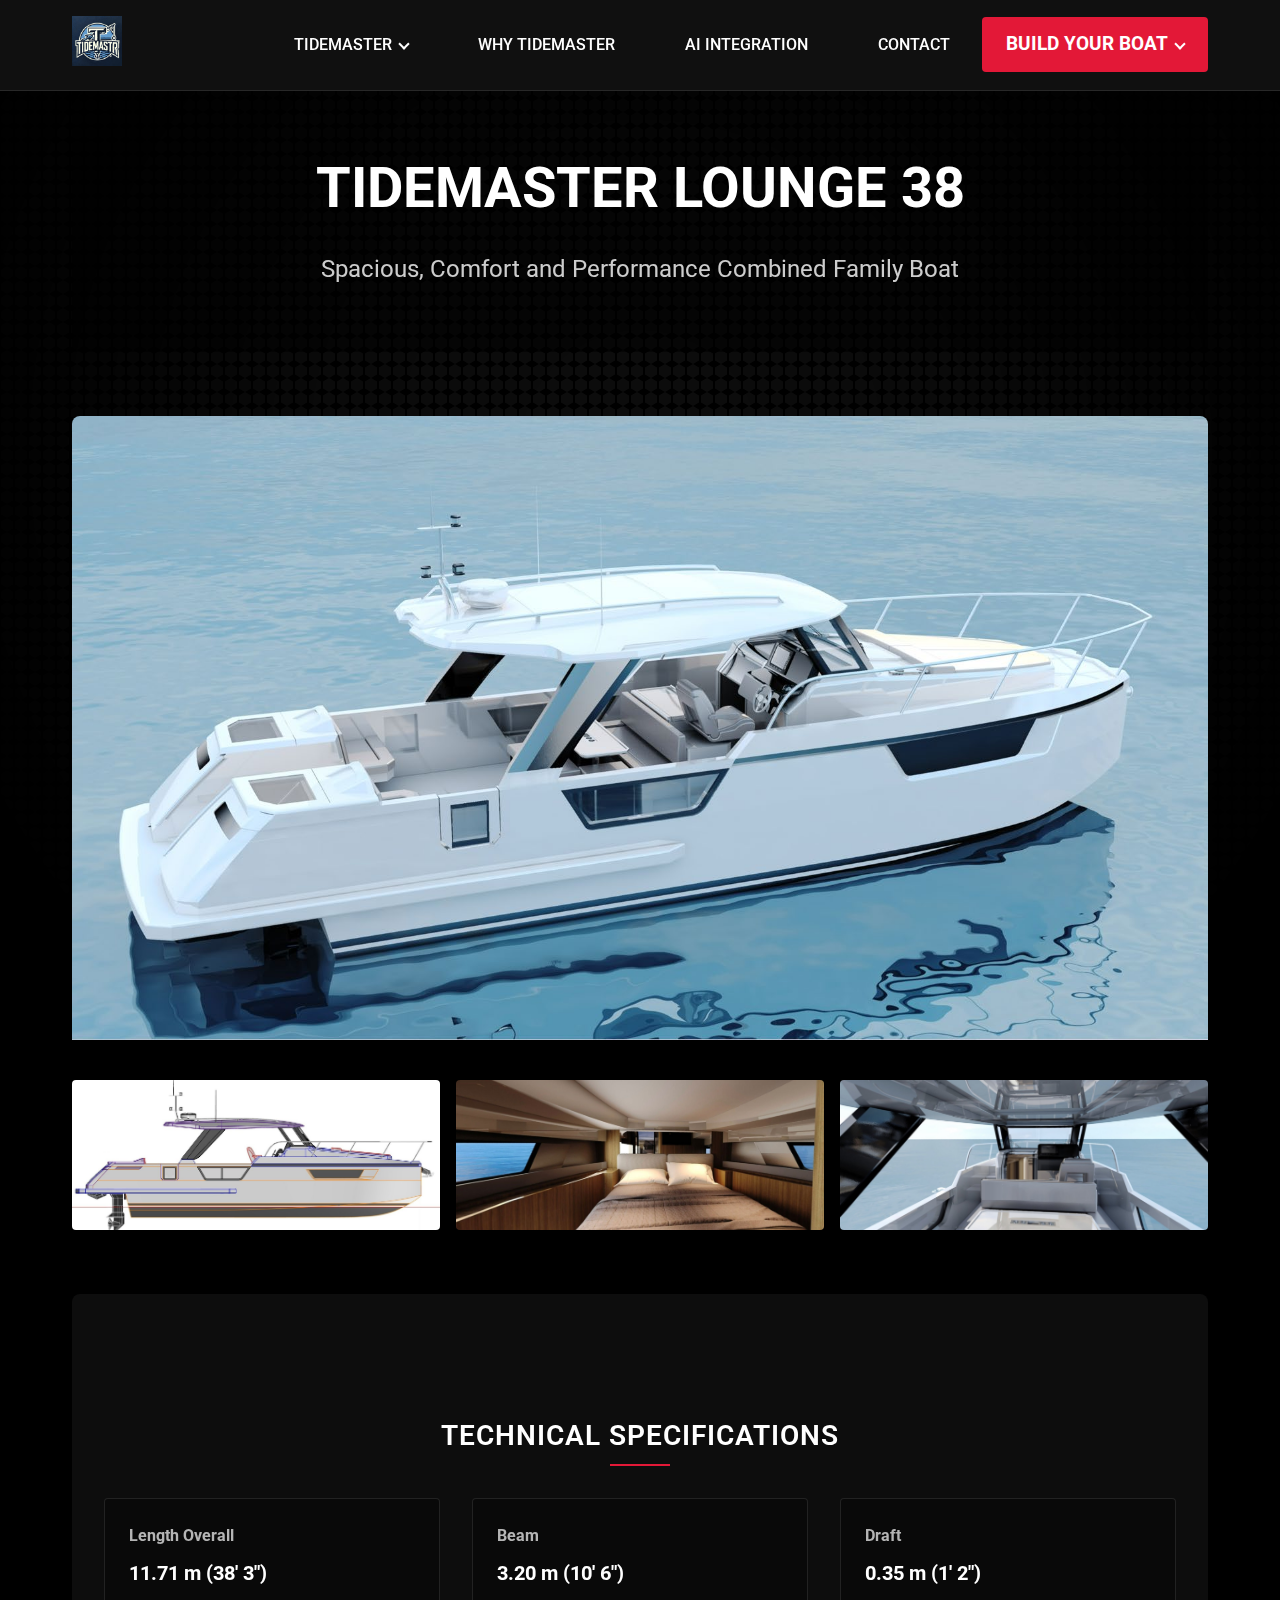
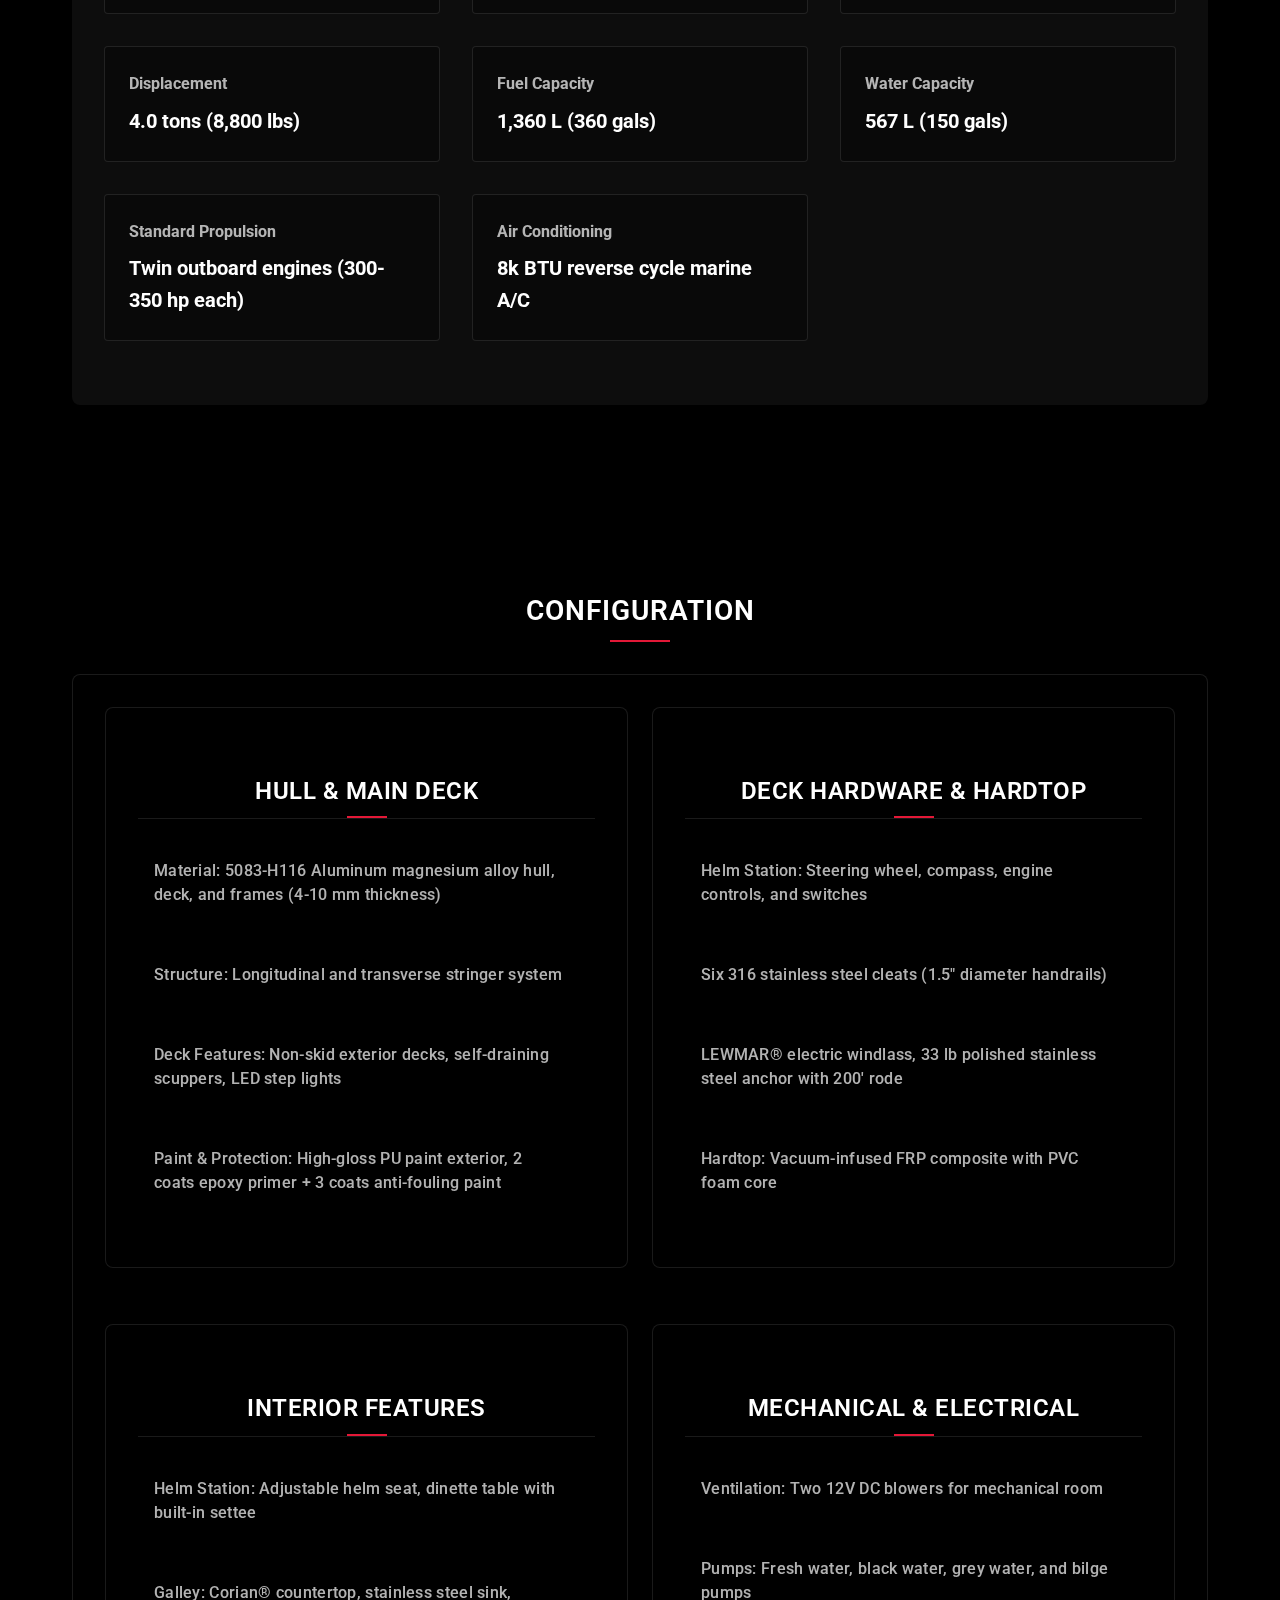
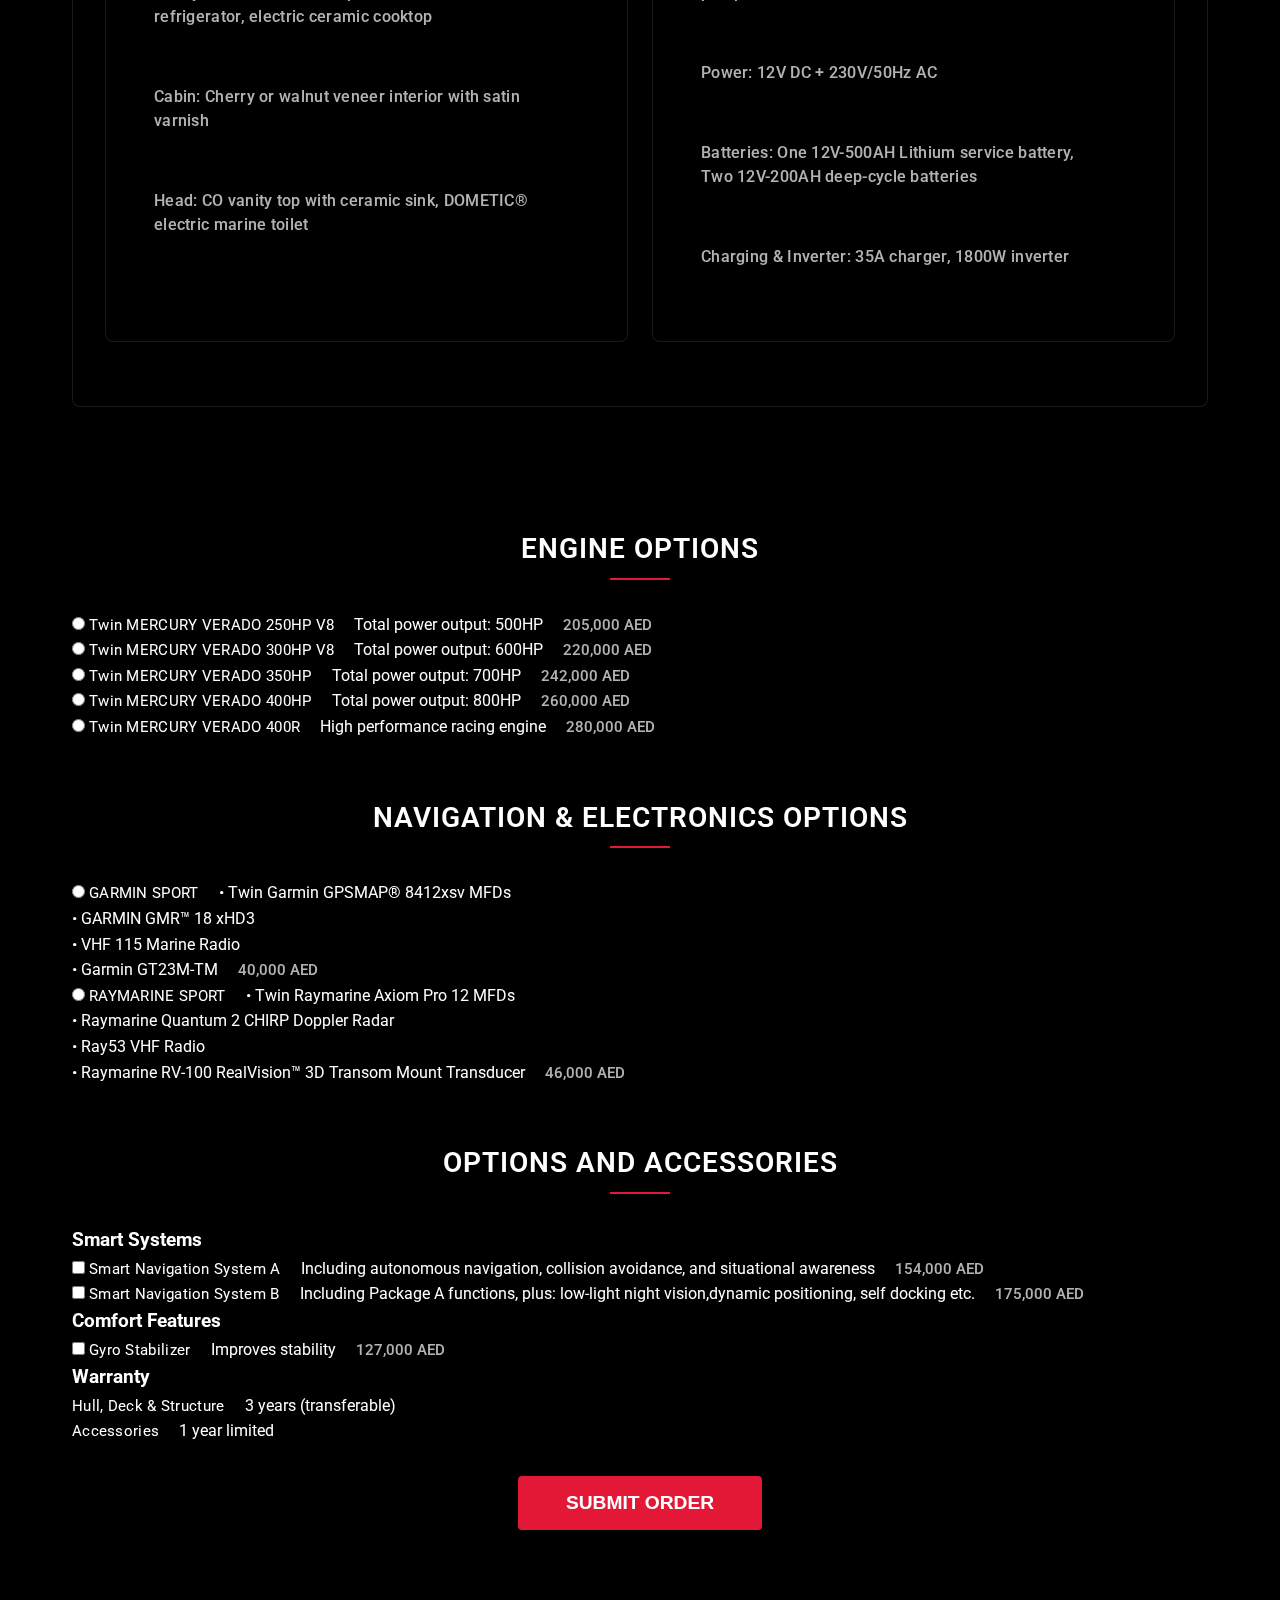
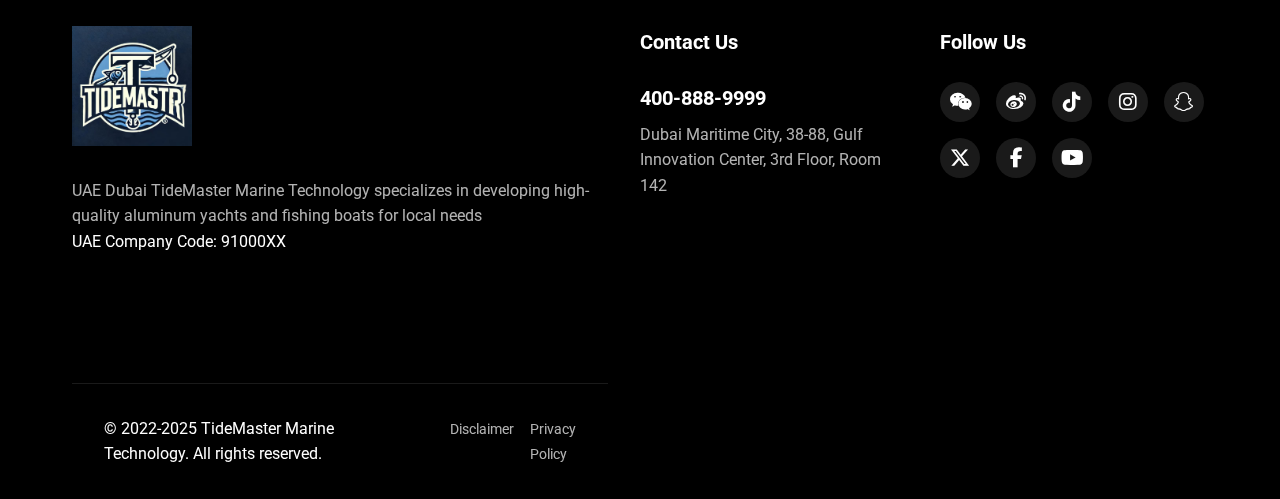
<file: products/TideMaster Lounge.html>
<!DOCTYPE html>
<html lang="zh-EN">
<head>
    <meta charset="UTF-8">
    <meta name="viewport" content="width=device-width, initial-scale=1.0">
    <title>TideMaster Lounge - TideMaster Marine Technology</title>
    <link rel="stylesheet" href="../styles.css">
    <link href="https://fonts.googleapis.com/css2?family=Roboto:wght@400;700;900&display=swap" rel="stylesheet">
    <link rel="stylesheet" href="https://cdnjs.cloudflare.com/ajax/libs/font-awesome/6.5.1/css/all.min.css">
    <style>
    /* 基础深色主题和背景 */
    :root {
        --primary-color: #e31837;
        --text-light: #ffffff;
        --text-gray: rgba(255, 255, 255, 0.7);
        --dark-bg: #000000;
    }

    body {
        background-color: var(--dark-bg);
        color: var(--text-light);
        font-family: 'Roboto', sans-serif;
    }

    /* 六边形背景图案 */
    body::before {
        content: '';
        position: fixed;
        top: 0;
        left: 0;
        width: 100%;
        height: 100%;
        z-index: -1;
        background-color: #000000;
        background-image: url("data:image/svg+xml,%3Csvg width='24' height='24' viewBox='0 0 24 24' xmlns='http://www.w3.org/2000/svg'%3E%3Cpath d='M12 0l10.392 6v12L12 24 1.607 18V6z' fill-opacity='0.05' fill='%23ffffff' fill-rule='evenodd'/%3E%3C/svg%3E");
        background-size: 14px 14px;
        opacity: 1;
    }

    /* 中间向两边的渐变遮罩 */
    body::after {
        content: '';
        position: fixed;
        top: 0;
        left: 0;
        width: 100%;
        height: 100%;
        z-index: -1;
        background: radial-gradient(
            circle at center,
            transparent 0%,
            rgba(0, 0, 0, 0.2) 40%,
            rgba(0, 0, 0, 0.8) 80%,
            rgba(0, 0, 0, 1) 100%
        );
    }

    /* 导航栏样式 */
    .main-header {
        background-color: rgba(17, 17, 17, 0.95);
        position: fixed;
        width: 100%;
        z-index: 1000;
        padding: 1rem 0;
        border-bottom: 1px solid rgba(255, 255, 255, 0.1);
    }

    .main-header .container {
        display: flex;
        justify-content: space-between;
        align-items: center;
        max-width: 1200px;
        margin: 0 auto;
        padding: 0 2rem;
    }

    .logo {
        margin-right: auto;
    }

    .logo-img {
        height: 40px;
        width: auto;
    }

    .nav-list {
        display: flex;
        gap: 2rem;
        list-style: none;
        margin: 0;
        padding: 0;
        align-items: center;
    }

    .nav-list a {
        color: var(--text-light);
        text-decoration: none;
        text-transform: uppercase;
        font-weight: 500;
        transition: color 0.3s ease;
    }

    .nav-list a:hover {
        color: var(--primary-color);
    }

    /* 页脚样式统一 */
    .main-footer {
        background-color: var(--dark-bg);
        color: var(--text-light);
        padding: 4rem 0 0;
    }

    .footer-content {
        max-width: 1200px;
        margin: 0 auto;
        display: grid;
        grid-template-columns: 2fr 1fr 1fr;
        gap: 2rem;
        padding: 0 2rem;
    }

    .footer-section {
        margin-bottom: 2rem;
    }

    .footer-logo {
        margin-bottom: 1.5rem;
    }

    .logo-img {
        max-width: 120px;
        height: auto;
    }

    .company-desc {
        color: var(--text-gray);
        line-height: 1.6;
    }

    .footer-section h3 {
        font-size: 1.25rem;
        margin-bottom: 1.5rem;
        font-weight: 700;
    }

    .contact-info p {
        margin-bottom: 0.5rem;
        color: var(--text-gray);
    }

    .phone {
        font-size: 1.25rem;
        font-weight: 700;
        color: var(--text-light) !important;
    }

    .social-links {
        display: flex;
        flex-wrap: wrap;
        gap: 1rem;
    }

    .social-link {
        display: flex;
        align-items: center;
        justify-content: center;
        width: 40px;
        height: 40px;
        border-radius: 50%;
        background: rgba(255, 255, 255, 0.1);
        color: white;
        text-decoration: none;
        transition: all 0.3s ease;
    }

    .social-link:hover {
        background: rgba(255, 255, 255, 0.2);
    }

    .social-link i {
        font-size: 20px;
    }

    /* 为不同的社交媒体设置悬停颜色 */
    .social-link[title="WeChat"]:hover {
        background: #07C160;
    }

    .social-link[title="Weibo"]:hover {
        background: #E6162D;
    }

    .social-link[title="TikTok"]:hover {
        background: #000000;
    }

    .social-link[title="Instagram"]:hover {
        background: linear-gradient(45deg, #405DE6, #5851DB, #833AB4, #C13584, #E1306C, #FD1D1D);
    }

    .social-link[title="Snapchat"]:hover {
        background: #FFFC00;
        color: #000;
    }

    .social-link[title="X"]:hover {
        background: #000000;
    }

    .social-link[title="Facebook"]:hover {
        background: #1877F2;
    }

    .social-link[title="YouTube"]:hover {
        background: #FF0000;
    }

    .footer-bottom {
        margin-top: 4rem;
        padding: 2rem 0;
        border-top: 1px solid rgba(255, 255, 255, 0.1);
    }

    .footer-bottom .container {
        display: flex;
        justify-content: space-between;
        align-items: center;
    }

    .copyright {
        display: flex;
        align-items: center;
        gap: 2rem;
    }

    .legal-links {
        display: flex;
        gap: 1rem;
        list-style: none;
        padding: 0;
    }

    .legal-links a {
        color: var(--text-gray);
        text-decoration: none;
        font-size: 0.875rem;
        transition: color 0.3s ease;
    }

    .legal-links a:hover {
        color: var(--text-light);
    }

    @media (max-width: 768px) {
        .footer-content {
            grid-template-columns: 1fr;
        }

        .footer-bottom .container {
            flex-direction: column;
            text-align: center;
            gap: 1rem;
        }

        .copyright {
            flex-direction: column;
            gap: 1rem;
        }

        .legal-links {
            justify-content: center;
        }
    }

    /* 容器通用样式 */
    .container {
        max-width: 1200px;
        margin: 0 auto;
        padding: 0 2rem;
    }

    /* 产品标题区域 */
    .product-hero {
        height: 60vh;
        display: flex;
        align-items: center;
        justify-content: center;
        text-align: center;
        position: relative;
        background: linear-gradient(rgba(0,0,0,0.5), rgba(0,0,0,0.5)), url('../images/hero-bg.jpg');
        background-size: cover;
        background-position: center;
        margin-bottom: 4rem;
    }

    .product-hero h1 {
        font-size: 4rem;
        margin-bottom: 1rem;
        text-transform: uppercase;
        letter-spacing: 2px;
    }

    .product-hero p {
        font-size: 1.5rem;
        max-width: 800px;
        margin: 0 auto;
    }

    /* 产品详情页样式 */
    .product-detail {
        padding-top: 80px;
        color: #ffffff;
    }

    .product-header {
        text-align: center;
        margin-bottom: 4rem;
        padding: 4rem 0;
        background: rgba(0, 0, 0, 0.5);
    }

    .product-header h1 {
        font-size: 3.5rem;
        margin-bottom: 1rem;
        text-transform: uppercase;
    }

    .product-tagline {
        font-size: 1.5rem;
        color: rgba(255, 255, 255, 0.8);
    }

    /* 图片展示区域 */
    .product-gallery {
        margin: 4rem 0;
    }

    .main-image {
        width: 100%;
        margin-bottom: 2rem;
        border-radius: 8px;
        overflow: hidden;
    }

    .main-image img {
        width: 100%;
        height: auto;
        transition: transform 0.3s ease;
    }

    .thumbnails {
        display: grid;
        grid-template-columns: repeat(auto-fit, minmax(200px, 1fr));
        gap: 1rem;
    }

    .thumbnails img {
        width: 100%;
        height: 150px;
        object-fit: cover;
        border-radius: 4px;
        cursor: pointer;
        transition: transform 0.3s ease;
    }

    .thumbnails img:hover {
        transform: scale(1.05);
    }

    /* 技术规格部分 */
    .specifications {
        background: rgba(255, 255, 255, 0.05);
        padding: 4rem 2rem;
        border-radius: 8px;
        margin: 4rem 0;
    }

    .spec-grid {
        display: grid;
        grid-template-columns: repeat(auto-fit, minmax(250px, 1fr));
        gap: 2rem;
        margin-top: 2rem;
    }

    .spec-item {
        background: rgba(0, 0, 0, 0.3);
        padding: 1.5rem;
        border-radius: 4px;
        border: 1px solid rgba(255, 255, 255, 0.1);
    }

    .spec-item h3 {
        color: var(--text-gray);
        font-size: 1rem;
        margin-bottom: 0.5rem;
    }

    .spec-item p {
        color: var(--text-light);
        font-size: 1.25rem;
        font-weight: bold;
    }

    /* 配置选项 */
    .configurations {
        padding: 4rem 0;
    }

    .config-grid {
        display: grid;
        grid-template-columns: repeat(auto-fit, minmax(300px, 1fr));
        gap: 2rem;
    }

    .config-option {
        background: rgba(255, 255, 255, 0.05);
        padding: 1.5rem;
        border-radius: 8px;
        margin-bottom: 1rem;
        transition: background-color 0.3s ease;
    }

    .config-option:hover {
        background: rgba(255, 255, 255, 0.1);
    }

    /* 价格计算器 */
    .price-calculator {
        background: rgba(0, 0, 0, 0.5);
        padding: 3rem;
        border-radius: 8px;
        margin: 4rem 0;
        text-align: center;
    }

    .price-display {
        font-size: 1.5rem;
        margin-bottom: 2rem;
    }

    /* 相关产品 */
    .related-products {
        padding: 4rem 0;
    }

    .related-grid {
        display: grid;
        grid-template-columns: repeat(auto-fit, minmax(300px, 1fr));
        gap: 2rem;
    }

    .related-card {
        background: rgba(255, 255, 255, 0.05);
        border-radius: 8px;
        overflow: hidden;
        transition: transform 0.3s ease;
    }

    .related-card:hover {
        transform: translateY(-5px);
    }

    .related-card img {
        width: 100%;
        height: 200px;
        object-fit: cover;
    }

    .related-card h3 {
        padding: 1.5rem;
        text-align: center;
    }

    /* 按钮样式 */
    .btn {
        display: inline-block;
        padding: 1rem 2rem;
        border-radius: 4px;
        text-decoration: none;
        text-transform: uppercase;
        font-weight: bold;
        transition: all 0.3s ease;
    }

    .btn-primary {
        background-color: #e31837;
        color: white;
    }

    .btn-primary:hover {
        background-color: #ff1f41;
    }

    .btn-secondary {
        border: 2px solid #e31837;
        color: #e31837;
    }

    .btn-secondary:hover {
        background-color: #e31837;
        color: white;
    }

    /* 响应式调整 */
    @media (max-width: 768px) {
        .product-header h1 {
            font-size: 2.5rem;
        }
        
        .product-tagline {
            font-size: 1.2rem;
        }
        
        .spec-grid,
        .config-grid,
        .related-grid {
            grid-template-columns: 1fr;
        }
    }

    /* 下拉菜单样式 */
    .dropdown {
        position: relative;
    }

    .dropdown-menu,
    .build-menu {
        position: absolute;
        top: 100%;
        left: 50%;
        transform: translateX(-50%);
        min-width: 200px;
        background: rgba(0, 0, 0, 0.9);
        border: 1px solid rgba(255, 255, 255, 0.1);
        padding: 1rem 0;
        margin-top: 0.5rem;
        opacity: 0;
        visibility: hidden;
        transition: all 0.3s ease;
        z-index: 1000;
    }

    .menu-list {
        list-style: none;
        padding: 0;
        margin: 0;
    }

    .menu-list li {
        padding: 0.5rem 0;
    }

    .menu-list a {
        display: block;
        padding: 0.5rem 1.5rem;
        color: white;
        text-decoration: none;
        transition: color 0.3s ease;
        white-space: nowrap;
    }

    .menu-list a:hover {
        color: var(--primary-color);
    }

    /* 悬停显示下拉菜单 */
    .dropdown:hover .dropdown-menu,
    .dropdown:hover .build-menu {
        opacity: 1;
        visibility: visible;
    }

    /* BUILD YOUR BOAT 按钮样式 */
    .header-actions .btn {
        background-color: var(--primary-color);
        color: white;
        padding: 0.75rem 1.5rem;
        border-radius: 4px;
        text-decoration: none;
        font-weight: bold;
        transition: background-color 0.3s ease;
    }

    .header-actions .btn:hover {
        background-color: #ff1f41;
    }

    /* 移动端适配 */
    @media (max-width: 768px) {
        .dropdown-menu,
        .build-menu {
            position: static;
            transform: none;
            opacity: 1;
            visibility: visible;
            display: none;
            background: transparent;
            border: none;
        }

        .dropdown:hover .dropdown-menu,
        .dropdown:hover .build-menu {
            display: block;
        }
    }

    /* 配置部分样式更新 */
    .config-group {
        margin-bottom: 2rem;
        background: rgba(255, 255, 255, 0.05);
        padding: 2rem;
        border-radius: 8px;
    }

    .config-group h3 {
        color: var(--text-light);
        font-size: 1.5rem;
        margin-bottom: 1.5rem;
        padding-bottom: 0.5rem;
        border-bottom: 1px solid rgba(255, 255, 255, 0.1);
    }

    .config-option {
        margin-bottom: 1rem;
        padding: 1rem;
        background: rgba(0, 0, 0, 0.2);
        border-radius: 4px;
    }

    .config-option .option-title {
        display: block;
        color: var(--text-gray);
        font-size: 1rem;
        line-height: 1.5;
    }

    .modal {
        display: none;
        position: fixed;
        z-index: 1000;
        left: 0;
        top: 0;
        width: 100%;
        height: 100%;
        background-color: rgba(0,0,0,0.8);
    }

    .modal-content {
        background-color: #1a1a1a;
        margin: 5% auto;
        padding: 2rem;
        border: 1px solid #333;
        width: 80%;
        max-width: 800px;
        border-radius: 8px;
        position: relative;
    }

    .close {
        color: #aaa;
        float: right;
        font-size: 28px;
        font-weight: bold;
        cursor: pointer;
    }

    .close:hover {
        color: #fff;
    }

    .order-details {
        margin: 2rem 0;
    }

    .order-details h3 {
        color: #fff;
        margin: 1.5rem 0 1rem;
        padding-bottom: 0.5rem;
        border-bottom: 1px solid #333;
    }

    .total-section {
        margin-top: 2rem;
        padding-top: 1rem;
        border-top: 1px solid #333;
    }

    #selectedOptions {
        list-style: none;
        padding: 0;
    }

    #selectedOptions li {
        margin: 0.5rem 0;
        padding: 0.5rem;
        background: rgba(255,255,255,0.1);
        border-radius: 4px;
    }

    .order-summary {
        background: rgba(0, 0, 0, 0.5);
        padding: 2rem;
        border-radius: 8px;
        margin: 4rem 0;
    }

    .summary-section {
        margin-bottom: 2rem;
        padding: 1rem;
        background: rgba(0, 0, 0, 0.3);
        border-radius: 4px;
    }

    .summary-title {
        font-size: 1.25rem;
        margin-bottom: 1rem;
    }

    .summary-subtitle {
        color: rgba(255, 255, 255, 0.7);
        font-size: 0.9rem;
        margin-bottom: 0.5rem;
    }

    .price-display {
        font-size: 1.25rem;
        font-weight: bold;
    }

    .selected-options {
        margin: 1rem 0;
    }

    .total-section {
        border-top: 1px solid rgba(255, 255, 255, 0.1);
        padding-top: 1rem;
    }

    .whatsapp-section {
        background: rgba(0, 0, 0, 0.3);
        padding: 2rem;
        border-radius: 8px;
        margin-top: 2rem;
    }

    /* 导航栏样式更新 */
    .nav-list {
        display: flex;
        gap: 2rem;
        list-style: none;
        margin: 0;
        padding: 0;
        align-items: center;
    }

    .header-actions {
        margin-left: 2rem; /* 增加左侧间距 */
    }

    /* 移动端适配 */
    @media (max-width: 768px) {
        .main-header .container {
            flex-direction: column;
            padding: 1rem;
        }

        .nav-list {
            flex-direction: row;
            justify-content: center;
            flex-wrap: wrap;
            gap: 1rem;
            margin: 1rem 0;
        }

        .header-actions {
            margin: 1rem 0;
            width: 100%;
            display: flex;
            justify-content: center;
        }

        .header-actions .btn {
            width: auto;
            min-width: 200px;
        }
    }

    /* 平板设备优化 */
    @media (min-width: 769px) and (max-width: 1024px) {
        .nav-list {
            gap: 1.5rem;
        }

        .header-actions {
            margin-left: 1.5rem;
        }
    }

    /* 移动端和平板端适配 */
    @media (max-width: 1024px) {
        .main-header {
            padding: 0.5rem 0;
        }

        .main-header .container {
            flex-direction: column;
            align-items: center;
            padding: 0.5rem 1rem;
            gap: 1rem;
        }

        .logo {
            margin: 0;
        }

        .logo-img {
            height: 32px;
            width: auto;
        }

        /* 隐藏主导航 */
        .main-nav {
            display: none;
        }

        .header-actions {
            margin: 0;
        }

        .header-actions .btn {
            font-size: 0.8rem;
            padding: 0.5rem 1rem;
            white-space: nowrap;
        }

          /* BUILD YOUR BOAT 下拉菜单样式 */
          .header-actions .dropdown-menu {
            position: absolute;
            width: 180px;
            background: rgba(0, 0, 0, 0.95);
            border: 1px solid rgba(255, 255, 255, 0.1);
            border-radius: 4px;
            padding: 0.5rem 0;
            left: 50%;
            transform: translateX(-50%);
            top: 100%;
            display: none;
            z-index: 1001;
        }

        .header-actions .dropdown:hover .dropdown-menu {
            display: block;
        }

        .header-actions .dropdown-menu a {
            padding: 0.5rem 1rem;
            font-size: 0.8rem;
            text-align: center;
            display: block;
            color: var(--text-light);
        }

        .product-detail {
            padding-top: 100px;
        }
    }

    /* 移动端特定优化 */
    @media (max-width: 768px) {
        .logo-img {
            height: 28px;
        }

        .header-actions .btn {
            font-size: 0.75rem;
            padding: 0.5rem 0.75rem;
        }

        .header-actions .dropdown-menu {
            width: 160px;
        }

        .header-actions .dropdown-menu a {
            font-size: 0.75rem;
        }
    }
    </style>
</head>
<body>
    <!-- 更新导航栏部分 -->
    <header class="main-header">
        <div class="container">
            <!-- Logo -->
            <a href="../index.html" class="logo">
                <img src="../images/Logo.jpg" alt="TIDEMASTER" class="logo-img">
            </a>

            <!-- 主导航 -->
            <nav class="main-nav">
                <ul class="nav-list">
                    <li class="dropdown">
                        <a href="#">TIDEMASTER</a>
                        <ul class="dropdown-menu">
                                    <li><a href="TideMaster Cat.html">TIDEMASTER CAT</a></li>
                            <li><a href="TideMaster Hunter.html">TIDEMASTER HUNTER</a></li>
                                    <li><a href="TideMaster Lounge.html">TIDEMASTER LOUNGE</a></li>
                                </ul>
                    </li>
                    <li><a href="../index.html#tech-features">WHY TIDEMASTER</a></li>
                    <li><a href="../ai-integration.html">AI INTEGRATION</a></li>
                    <li><a href="#contact">CONTACT</a></li>
                </ul>
            </nav>

            <div class="header-actions">
                <div class="dropdown">
                    <a href="#" class="btn btn-primary">BUILD YOUR BOAT</a>
                    <div class="build-menu">
                        <div class="menu-content">
                            <ul class="menu-list">
                                <li><a href="TideMaster Cat.html">TideMaster Cat 38</a></li>
                                <li><a href="TideMaster Hunter.html">TideMaster Hunter 28</a></li>
                                <li><a href="TideMaster Lounge.html">TideMaster Lounge 38</a></li>
                            </ul>
                        </div>
                    </div>
                </div>
            </div>
        </div>
    </header>


    <!-- 产品详情 -->
    <main class="product-detail">
        <div class="container">
            <!-- 产品标题 -->
            <div class="product-header">
                <h1>TIDEMASTER LOUNGE 38</h1>
                <p class="product-tagline">Spacious, Comfort and Performance Combined Family Boat</p>
            </div>

            <!-- 产品图片展示 -->
            <section class="product-gallery">
                <div class="main-image">
                    <img src="../images/lounge/starboard.PNG" alt="Lounge 38 Catamaran Main Image">
                </div>
                <div class="thumbnails">
                    <img src="../images/lounge/GA side.PNG" alt="Lounge 38 Catamaran Image 1">
                    <img src="../images/lounge/cabin.PNG" alt="Catamaran Image 2">
                    <img src="../images/lounge/inside view.PNG" alt="Lounge 38 Catamaran Image 3">
                </div>
            </section>

            <!-- 技术规格 -->
            <section class="specifications">
                <h2>Technical Specifications</h2>
                <div class="spec-grid">
                    <!-- 尺寸和重量 -->
                    <div class="spec-item">
                        <h3>Length Overall</h3>
                        <p>11.71 m (38' 3")</p>
                    </div>
                    <div class="spec-item">
                        <h3>Beam</h3>
                        <p>3.20 m (10' 6")</p>
                    </div>
                    <div class="spec-item">
                        <h3>Draft</h3>
                        <p>0.35 m (1' 2")</p>
                    </div>
                    <div class="spec-item">
                        <h3>Displacement</h3>
                        <p>4.0 tons (8,800 lbs)</p>
                    </div>

                    <!-- 容量 -->
                    <div class="spec-item">
                        <h3>Fuel Capacity</h3>
                        <p>1,360 L (360 gals)</p>
                    </div>
                    <div class="spec-item">
                        <h3>Water Capacity</h3>
                        <p>567 L (150 gals)</p>
                    </div>

                    <!-- 推进系统 -->
                    <div class="spec-item">
                        <h3>Standard Propulsion</h3>
                        <p>Twin outboard engines (300-350 hp each)</p>
                    </div>
                    <div class="spec-item">
                        <h3>Air Conditioning</h3>
                        <p>8k BTU reverse cycle marine A/C</p>
                    </div>
                </div>
            </section>

            <!-- 配置选项 -->
            <section class="configurations">
                <h2>CONFIGURATION</h2>
                <div class="config-grid">
                    <!-- 船体和甲板 -->
                    <div class="config-group">
                        <h3>HULL & MAIN DECK</h3>
                        <div class="config-option">
                            <span class="option-title">Material: 5083-H116 Aluminum magnesium alloy hull, deck, and frames (4-10 mm thickness)</span>
                        </div>
                        <div class="config-option">
                            <span class="option-title">Structure: Longitudinal and transverse stringer system</span>
                    </div>
                        <div class="config-option">
                            <span class="option-title">Deck Features: Non-skid exterior decks, self-draining scuppers, LED step lights</span>
                        </div>
                        <div class="config-option">
                            <span class="option-title">Paint & Protection: High-gloss PU paint exterior, 2 coats epoxy primer + 3 coats anti-fouling paint</span>
                        </div>
                    </div>

                    <!-- 甲板硬件和顶棚 -->
                    <div class="config-group">
                        <h3>DECK HARDWARE & HARDTOP</h3>
                        <div class="config-option">
                            <span class="option-title">Helm Station: Steering wheel, compass, engine controls, and switches</span>
                        </div>
                        <div class="config-option">
                            <span class="option-title">Six 316 stainless steel cleats (1.5" diameter handrails)</span>
                        </div>
                        <div class="config-option">
                            <span class="option-title">LEWMAR® electric windlass, 33 lb polished stainless steel anchor with 200' rode</span>
                        </div>
                        <div class="config-option">
                            <span class="option-title">Hardtop: Vacuum-infused FRP composite with PVC foam core</span>
                        </div>
                    </div>

                    <!-- 内部特性 -->
                    <div class="config-group">
                        <h3>INTERIOR FEATURES</h3>
                        <div class="config-option">
                            <span class="option-title">Helm Station: Adjustable helm seat, dinette table with built-in settee</span>
                        </div>
                        <div class="config-option">
                            <span class="option-title">Galley: Corian® countertop, stainless steel sink, refrigerator, electric ceramic cooktop</span>
                        </div>
                        <div class="config-option">
                            <span class="option-title">Cabin: Cherry or walnut veneer interior with satin varnish</span>
                        </div>
                        <div class="config-option">
                            <span class="option-title">Head: CO vanity top with ceramic sink, DOMETIC® electric marine toilet</span>
                        </div>
                    </div>

                    <!-- 机械系统 -->
                    <div class="config-group">
                        <h3>MECHANICAL & ELECTRICAL</h3>
                        <div class="config-option">
                            <span class="option-title">Ventilation: Two 12V DC blowers for mechanical room</span>
                        </div>
                        <div class="config-option">
                            <span class="option-title">Pumps: Fresh water, black water, grey water, and bilge pumps</span>
                        </div>
                        <div class="config-option">
                            <span class="option-title">Power: 12V DC + 230V/50Hz AC</span>
                        </div>
                        <div class="config-option">
                            <span class="option-title">Batteries: One 12V-500AH Lithium service battery, Two 12V-200AH deep-cycle batteries</span>
                        </div>
                        <div class="config-option">
                            <span class="option-title">Charging & Inverter: 35A charger, 1800W inverter</span>
                        </div>
                    </div>
                </div>
            </section>

            <!-- 发动机选项 -->
            <section class="optional-accessories">
                <h2>ENGINE OPTIONS</h2>
                <div class="accessory-grid">
                    <div class="accessory-group">
                        <div class="accessory-option">
                            <label>
                                <input type="radio" name="engine" value="engine1">
                                <span class="option-title">Twin MERCURY VERADO 250HP V8</span>
                                <span class="option-description">Total power output: 500HP</span>
                                <span class="option-price">205,000 AED</span>
                            </label>
                        </div>
                        <div class="accessory-option">
                            <label>
                                <input type="radio" name="engine" value="engine2">
                                <span class="option-title">Twin MERCURY VERADO 300HP V8</span>
                                <span class="option-description">Total power output: 600HP</span>
                                <span class="option-price">220,000 AED</span>
                            </label>
                        </div>
                        <div class="accessory-option">
                            <label>
                                <input type="radio" name="engine" value="engine3">
                                <span class="option-title">Twin MERCURY VERADO 350HP</span>
                                <span class="option-description">Total power output: 700HP</span>
                                <span class="option-price">242,000 AED</span>
                            </label>
                        </div>
                        <div class="accessory-option">
                            <label>
                                <input type="radio" name="engine" value="engine4">
                                <span class="option-title">Twin MERCURY VERADO 400HP</span>
                                <span class="option-description">Total power output: 800HP</span>
                                <span class="option-price">260,000 AED</span>
                            </label>
                        </div>
                        <div class="accessory-option">
                            <label>
                                <input type="radio" name="engine" value="engine5">
                                <span class="option-title">Twin MERCURY VERADO 400R</span>
                                <span class="option-description">High performance racing engine</span>
                                <span class="option-price">280,000 AED</span>
                            </label>
                        </div>
                    </div>
                </div>
            </section>

            <!-- 导航和电子设备选项 -->
            <section class="optional-accessories">
                <h2>NAVIGATION & ELECTRONICS OPTIONS</h2>
                <div class="accessory-grid">
                    <div class="accessory-group">
                        <div class="accessory-option">
                            <label>
                                <input type="radio" name="nav-package" value="garmin">
                                <span class="option-title">GARMIN SPORT</span>
                                <span class="option-description">
                                    • Twin Garmin GPSMAP® 8412xsv MFDs<br>
                                    • GARMIN GMR™ 18 xHD3<br>
                                    • VHF 115 Marine Radio<br>
                                    • Garmin GT23M-TM
                                </span>
                                <span class="option-price">40,000 AED</span>
                            </label>
                        </div>
                        <div class="accessory-option">
                            <label>
                                <input type="radio" name="nav-package" value="raymarine">
                                <span class="option-title">RAYMARINE SPORT</span>
                                <span class="option-description">
                                    • Twin Raymarine Axiom Pro 12 MFDs<br>
                                    • Raymarine Quantum 2 CHIRP Doppler Radar<br>
                                    • Ray53 VHF Radio<br>
                                    • Raymarine RV-100 RealVision™ 3D Transom Mount Transducer
                                </span>
                                <span class="option-price">46,000 AED</span>
                            </label>
                        </div>
                    </div>
                </div>
            </section>

            <!-- 可选配件 -->
            <section class="optional-accessories">
                <h2>Options and Accessories</h2>
                <div class="accessory-grid">
                    <div class="accessory-group">
                        <h3>Smart Systems</h3>
                        <div class="accessory-option">
                            <label>
                                <input type="checkbox" name="accessories" value="smart-nav-a">
                                <span class="option-title">Smart Navigation System A</span>
                                <span class="option-description">Including autonomous navigation, collision avoidance, and situational awareness</span>
                                <span class="option-price">154,000 AED</span>
                            </label>
                        </div>
                        <div class="accessory-option">
                            <label>
                                <input type="checkbox" name="accessories" value="smart-nav-b">
                                <span class="option-title">Smart Navigation System B</span>
                                <span class="option-description">Including Package A functions, plus: low-light night vision,dynamic positioning, self docking etc. </span>
                                <span class="option-price">175,000 AED</span>
                            </label>
                        </div>
                    </div>

                    <div class="accessory-group">
                        <h3>Comfort Features</h3>
                        <div class="accessory-option">
                            <label>
                                <input type="checkbox" name="accessories" value="gyro">
                                <span class="option-title">Gyro Stabilizer</span>
                                <span class="option-description">Improves stability</span>
                                <span class="option-price">127,000 AED</span>
                            </label>
                        </div>
                    </div>

                    <!-- 质保信息 -->
                    <div class="accessory-group">
                        <h3>Warranty</h3>
                        <div class="accessory-option">
                            <span class="option-title">Hull, Deck & Structure</span>
                            <span class="option-description">3 years (transferable)</span>
                </div>
                        <div class="accessory-option">
                            <span class="option-title">Accessories</span>
                            <span class="option-description">1 year limited</span>
                </div>
                    </div> 
                </div>
            </section>

            <!-- 提交订单 -->
            <section class="submit-order-section" style="text-align: center; margin: 2rem 0;">
                <form id="orderForm" action="../submit-order.html" method="GET">
                    <input type="hidden" name="model" value="lounge">
                    <input type="hidden" id="selectedEngine" name="engine" value="">
                    <input type="hidden" id="enginePrice" name="enginePrice" value="0">
                    <input type="hidden" id="selectedNav" name="nav" value="">
                    <input type="hidden" id="navPrice" name="navPrice" value="0">
                    <input type="hidden" id="selectedAccessories" name="accessories" value="">
                    <input type="hidden" id="accessoriesPrice" name="accessoriesPrice" value="0">
                    <input type="hidden" id="totalPrice" name="totalPrice" value="1550000">
                    <button type="submit" class="btn btn-primary" style="font-size: 1.2rem; padding: 1rem 3rem;" onclick="return submitOrder()">
                        SUBMIT ORDER
                    </button>
                </form>

                <script>
                function submitOrder() {
                    console.log('Submit Order function called');
                    const basePrice = 695000;
                    let total = basePrice;

                    // 获取选择的发动机
                    const selectedEngine = document.querySelector('input[name="engine"]:checked');
                    if (!selectedEngine) {
                        alert('Please select an engine option');
                        return false;
                    }

                    // 处理发动机数据
                    const engineOption = selectedEngine.closest('.accessory-option');
                    const engineTitle = engineOption.querySelector('.option-title').textContent.trim();
                    const engineDescription = engineOption.querySelector('.option-description').textContent.trim();
                    const enginePrice = parseInt(engineOption.querySelector('.option-price').textContent.replace(/[^0-9]/g, ''));
                    const engineData = `${engineTitle} - ${engineDescription}`;
                    document.getElementById('selectedEngine').value = engineData;
                    document.getElementById('enginePrice').value = enginePrice;
                    total += enginePrice;
                    console.log('Engine Data:', engineData);
                    console.log('Engine Price:', enginePrice);

                    // 获取选择的导航包
                    const selectedNav = document.querySelector('input[name="nav-package"]:checked');
                    if (!selectedNav) {
                        alert('Please select a navigation package');
                        return false;
                    }

                    // 处理导航包数据
                    const navOption = selectedNav.closest('.accessory-option');
                    const navTitle = navOption.querySelector('.option-title').textContent.trim();
                    const navDescription = navOption.querySelector('.option-description').textContent.trim().replace(/\n/g, ' ');
                    const navPrice = parseInt(navOption.querySelector('.option-price').textContent.replace(/[^0-9]/g, ''));
                    const navData = `${navTitle} - ${navDescription}`;
                    document.getElementById('selectedNav').value = navData;
                    document.getElementById('navPrice').value = navPrice;
                    total += navPrice;
                    console.log('Navigation Data:', navData);
                    console.log('Navigation Price:', navPrice);

                    // 处理配件数据
                    const accessories = [];
                    let accessoriesTotal = 0;
                    document.querySelectorAll('input[name="accessories"]:checked').forEach(checkbox => {
                        const option = checkbox.closest('.accessory-option');
                        const title = option.querySelector('.option-title').textContent.trim();
                        const description = option.querySelector('.option-description').textContent.trim();
                        const price = parseInt(option.querySelector('.option-price').textContent.replace(/[^0-9]/g, ''));
                        accessories.push({
                            title: title,
                            description: description,
                            price: price
                        });
                        accessoriesTotal += price;
                    });
                    const accessoriesData = JSON.stringify(accessories);
                    document.getElementById('selectedAccessories').value = accessoriesData;
                    document.getElementById('accessoriesPrice').value = accessoriesTotal;
                    total += accessoriesTotal;
                    console.log('Accessories Data:', accessoriesData);
                    console.log('Accessories Total:', accessoriesTotal);

                    // 更新总价
                    document.getElementById('totalPrice').value = total;
                    console.log('Total Price:', total);

                    return true;
                }
                </script>
            </section>

            <!-- 相关产品 -->
        </div>
    </main>

    <!-- 页脚 -->
    <footer class="main-footer">
        <div id="contact" class="footer-content">
        <div class="footer-section company-info">
            <div class="footer-logo">
                    <img src="../images/Logo.jpg" alt="TideMaster Marine Technology" class="logo-img">
            </div>
            <p class="company-desc">
                UAE Dubai TideMaster Marine Technology specializes in developing high-quality aluminum yachts and fishing boats for local needs
            </p>
                <p class="company-id">UAE Company Code: 91000XX</p>
            </div>

        <div class="footer-section contact-info">
            <h3>Contact Us</h3>
            <p class="phone">400-888-9999</p>
                <p class="address">Dubai Maritime City, 38-88, Gulf Innovation Center, 3rd Floor, Room 142</p>
            </div>

        <div class="footer-section connect">
            <h3>Follow Us</h3>
            <div class="social-links">
                <a href="#" class="social-link" title="WeChat">
                    <i class="fab fa-weixin"></i>
                </a>
                <a href="#" class="social-link" title="Weibo">
                    <i class="fab fa-weibo"></i>
                </a>
                <a href="#" class="social-link" title="TikTok">
                    <i class="fab fa-tiktok"></i>
                </a>
                <a href="#" class="social-link" title="Instagram">
                    <i class="fab fa-instagram"></i>
                </a>
                <a href="#" class="social-link" title="Snapchat">
                    <i class="fab fa-snapchat"></i>
                </a>
                <a href="#" class="social-link" title="X">
                    <i class="fab fa-x-twitter"></i>
                </a>
                <a href="#" class="social-link" title="Facebook">
                    <i class="fab fa-facebook-f"></i>
                </a>
                <a href="#" class="social-link" title="YouTube">
                    <i class="fab fa-youtube"></i>
                </a>
            </div>
        </div>

            <div class="footer-bottom">
        <div class="container">
        <div class="copyright">
                        <p>&copy; 2022-2025 TideMaster Marine Technology. All rights reserved.</p>
                        <ul class="legal-links">
                            <li><a href="#disclaimer">Disclaimer</a></li>
                            <li><a href="#privacy">Privacy Policy</a></li>
                        </ul>
                    </div>
            </div>
        </div>
    </div>
</footer>

    <script src="../script.js"></script>
</body>
</html>
</file>
<file: styles.css>
/* 全局样式 */
:root {
    --primary-color: #0077b6;
    --secondary-color: #00b4d8;
    --text-color: #333;
    --light-bg: #f8f9fa;
    --white: #fff;
    --shadow: 0 2px 8px rgba(0,0,0,0.1);
}

* {
    margin: 0;
    padding: 0;
    box-sizing: border-box;
}

body {
    font-family: 'PingFang SC', 'Microsoft YaHei', sans-serif;
    color: var(--text-color);
    line-height: 1.6;
    font-size: 16px;
}

.container {
    max-width: 1200px;
    margin: 0 auto;
    padding: 0 20px;
}

/* 按钮样式 */
.btn {
    display: inline-block;
    padding: 10px 20px;
    border-radius: 4px;
    text-decoration: none;
    transition: all 0.3s ease;
}

.btn-primary {
    background: var(--primary-color);
    color: var(--white);
}

.btn-primary:hover {
    background: var(--secondary-color);
}

/* 导航栏 */
.main-header {
    background-color: rgba(0, 0, 0, 0.95);
    position: fixed;
    width: 100%;
    top: 0;
    left: 0;
    z-index: 1000;
    padding: 1rem 0;
}

.main-header .container {
    display: flex;
    justify-content: space-between;
    align-items: center;
    max-width: 1400px;
    margin: 0 auto;
    padding: 0 2rem;
}

.logo img {
    height: 50px;
}

nav ul {
    list-style: none;
    display: flex;
}

nav ul li {
    margin-left: 30px;
}

nav ul li a {
    text-decoration: none;
    color: var(--text-color);
    font-weight: 500;
    transition: color 0.3s ease;
}

nav ul li a:hover {
    color: var(--primary-color);
}

/* 轮播图 */
.hero-slider {
    position: relative;
    height: 500px;
    overflow: hidden;
}

.slide {
    position: absolute;
    top: 0;
    left: 0;
    width: 100%;
    height: 100%;
    opacity: 0;
    transition: opacity 1s ease;
}

.slide.active {
    opacity: 1;
}

.slide img {
    width: 100%;
    height: 100%;
    object-fit: cover;
}

.slide-content {
    position: absolute;
    top: 50%;
    left: 50%;
    transform: translate(-50%, -50%);
    text-align: center;
    color: var(--white);
}

.slide-content h2 {
    font-size: 3rem;
    margin-bottom: 20px;
}

/* 产品中心 */
.product-categories {
    padding: 60px 0;
}

.section-title {
    text-align: center;
    font-size: 2.75rem;
    margin-bottom: 40px;
    color: var(--primary-color);
    font-weight: 700;
}

.categories-grid {
    display: grid;
    grid-template-columns: repeat(auto-fit, minmax(300px, 1fr));
    gap: 30px;
}

.category-card {
    background: var(--white);
    border-radius: 8px;
    overflow: hidden;
    box-shadow: var(--shadow);
    transition: transform 0.3s ease;
}

.category-card:hover {
    transform: translateY(-5px);
}

.category-card img {
    width: 100%;
    height: 200px;
    object-fit: cover;
}

.category-info {
    padding: 20px;
}

.category-info h3 {
    font-size: 1.75rem;
    margin-bottom: 1rem;
    font-weight: 600;
}

.category-info p {
    font-size: 1.125rem;
    line-height: 1.7;
}

/* 响应式设计 */
@media (max-width: 768px) {
    .main-header .container {
        flex-direction: column;
    }

    nav ul {
        margin-top: 15px;
    }

    .hero-slider {
        height: 300px;
    }

    .slide-content h2 {
        font-size: 2rem;
    }

    .section-title {
        font-size: 2.25rem;
    }

    body {
        font-size: 15px;
    }

    .main-nav .nav-link {
        font-size: 1rem;
    }

    .hero-content h1 {
        font-size: 2.5rem;
    }

    .category-info h3 {
        font-size: 1.5rem;
    }
}

/* 导航菜单样式 */
.main-nav {
    display: flex;
    align-items: center;
    gap: 2rem;
}

.main-nav .nav-list {
    display: flex;
    gap: 2.5rem;
    list-style: none;
    margin: 0;
    padding: 0;
}

.main-nav .nav-item {
    position: relative;
}

.main-nav .nav-link {
    color: #FFFFFF;
    text-decoration: none;
    font-size: 1.125rem;
    font-weight: 600;
    text-transform: uppercase;
    letter-spacing: 0.5px;
    padding: 0.5rem 0;
    transition: color 0.3s ease;
}

/* 下拉箭头 */
.nav-link.has-dropdown::after {
    content: '';
    display: inline-block;
    width: 8px;
    height: 8px;
    border-right: 2px solid #FFFFFF;
    border-bottom: 2px solid #FFFFFF;
    margin-left: 8px;
    transform: rotate(45deg);
    transition: transform 0.3s ease;
}

/* 悬停效果 */
.nav-link:hover {
    color: #e31837;
}

.nav-link.has-dropdown:hover::after {
    transform: rotate(-135deg);
}

/* 右侧操作区域 */
.header-actions {
    display: flex;
    align-items: center;
    gap: 1rem;
}

/* 下拉菜单样式 */
.dropdown {
    position: relative;
}

.dropdown-menu,
.build-menu {
    position: absolute;
    top: 100%;
    left: 0;
    min-width: 200px;
    background: rgba(0, 0, 0, 0.95);
    border: 1px solid rgba(255, 255, 255, 0.1);
    border-radius: 4px;
    opacity: 0;
    visibility: hidden;
    transform: translateY(10px);
    transition: all 0.3s ease;
    z-index: 1000;
}

.build-menu {
    right: 0;
    left: auto;
}

.dropdown:hover .dropdown-menu,
.dropdown:hover .build-menu {
    opacity: 1;
    visibility: visible;
    transform: translateY(0);
}

.menu-content {
    padding: 0.5rem 0;
}

.dropdown-list,
.menu-list {
    list-style: none;
    padding: 0;
    margin: 0;
}

.dropdown-list a,
.menu-list a {
    display: block;
    padding: 0.875rem 1.75rem;
    color: #FFFFFF;
    text-decoration: none;
    transition: background-color 0.3s ease;
    font-size: 1.0625rem;
    font-weight: 500;
}

.dropdown-list a:hover,
.menu-list a:hover {
    background: rgba(255, 255, 255, 0.1);
    color: #e31837;
}

/* BUILD YOUR BOAT 按钮 */
.btn-build {
    background-color: #e31837;
    color: #FFFFFF;
    padding: 0.875rem 1.75rem;
    border-radius: 4px;
    text-decoration: none;
    font-weight: 700;
    text-transform: uppercase;
    letter-spacing: 0.5px;
    transition: background-color 0.3s ease;
}

.btn-build:hover {
    background-color: #c41230;
}

/* 下拉箭头标识 */
.dropdown > a::after,
.nav-item.dropdown > a::after {
    content: '';
    display: inline-block;
    width: 6px;
    height: 6px;
    border-right: 2px solid #FFFFFF;
    border-bottom: 2px solid #FFFFFF;
    margin-left: 8px;
    transform: rotate(45deg);
    transition: transform 0.3s ease;
    vertical-align: 2px;
}

/* 悬停时箭头旋转 */
.dropdown:hover > a::after,
.nav-item.dropdown:hover > a::after {
    transform: rotate(-135deg);
    margin-top: 3px;
}

/* 调整 BUILD YOUR BOAT 按钮的箭头位置 */
.btn-build::after {
    margin-left: 10px;
    vertical-align: 1px;
}

/* 船卡片中的 LEARN MORE 链接样式 */
.boat-info a {
    display: inline-block;
    color: #e31837; /* 使用品牌红色 */
    font-weight: 600;
    font-size: 1.125rem;
    text-decoration: none;
    margin-top: 1rem;
    text-transform: uppercase;
    letter-spacing: 0.5px;
    position: relative;
    padding-right: 24px;
    transition: all 0.3s ease;
}

/* 添加箭头图标 */
.boat-info a::after {
    content: '→';
    position: absolute;
    right: 0;
    top: 50%;
    transform: translateY(-50%);
    transition: transform 0.3s ease;
}

/* 悬停效果 */
.boat-info a:hover {
    color: #ff1f41 !important; /* 更亮的红色，添加 !important 确保覆盖其他样式 */
    text-decoration: none;
}

.boat-info a:hover::after {
    transform: translate(5px, -50%);
}

/* 导航和电子设备表格样式 */
.nav-electronics-table {
    width: 100%;
    border: 1px solid rgba(255, 255, 255, 0.1);
    border-radius: 4px;
    overflow: hidden;
    background: rgba(0, 0, 0, 0.3);
}

.table-header {
    display: grid;
    grid-template-columns: 180px repeat(6, 1fr);
    background: rgba(255, 255, 255, 0.05);
    border-bottom: 1px solid rgba(255, 255, 255, 0.1);
}

.table-row {
    display: grid;
    grid-template-columns: 180px repeat(6, 1fr);
    border-bottom: 1px solid rgba(255, 255, 255, 0.1);
    min-height: 80px;
}

.table-row:last-child {
    border-bottom: none;
}

.row-header {
    padding: 1rem;
    font-weight: 500;
    background: rgba(255, 255, 255, 0.02);
    border-right: 1px solid rgba(255, 255, 255, 0.1);
    text-align: center;
    display: flex;
    align-items: center;
    justify-content: center;
}

.col-package {
    padding: 1rem;
    text-align: center;
    font-weight: 600;
    border-right: 1px solid rgba(255, 255, 255, 0.1);
    display: flex;
    flex-direction: column;
    align-items: center;
    gap: 0.5rem;
}

/* 调整表头中单选框的样式 */
.col-package .radio-label {
    margin-top: 0.5rem;
}

.col-package .radio-label input[type="radio"] {
    width: 18px;
    height: 18px;
}

.col-package .radio-label input[type="radio"]:checked::after {
    width: 8px;
    height: 8px;
}

.package-content {
    padding: 1rem;
    border-right: 1px solid rgba(255, 255, 255, 0.1);
    min-height: 80px;
    display: flex;
    align-items: center;
    justify-content: center;
    text-align: center;
    font-size: 0.9rem;
    line-height: 1.4;
    transition: background-color 0.3s ease;
    width: 100%;
}

.package-content:hover {
    background: rgba(255, 255, 255, 0.05);
}

.package-content:last-child,
.col-package:last-child {
    border-right: none;
}

.empty-cell {
    background: rgba(255, 255, 255, 0.02);
    min-height: 80px;
    display: flex;
    align-items: center;
    justify-content: center;
    text-align: center;
}

/* 单选框样式 */
.radio-label {
    display: flex;
    align-items: center;
    gap: 0.5rem;
    cursor: pointer;
    width: 100%;
    justify-content: center;
}

.radio-label input[type="radio"] {
    appearance: none;
    -webkit-appearance: none;
    width: 16px;
    height: 16px;
    border: 2px solid rgba(255, 255, 255, 0.3);
    border-radius: 50%;
    margin: 0;
    cursor: pointer;
    position: relative;
    transition: all 0.3s ease;
}

.radio-label input[type="radio"]:checked {
    border-color: var(--primary-color);
    background: var(--primary-color);
}

.radio-label input[type="radio"]:checked::after {
    content: '';
    position: absolute;
    top: 50%;
    left: 50%;
    transform: translate(-50%, -50%);
    width: 6px;
    height: 6px;
    background: white;
    border-radius: 50%;
}

.radio-label:hover input[type="radio"] {
    border-color: var(--primary-color);
}

.radio-label span {
    flex: 1;
    text-align: center;
}

/* 多行文本的单元格样式 */
.package-content.multiline {
    line-height: 1.4;
    padding: 1.5rem 1rem;
    text-align: center;
    display: flex;
    align-items: center;
    justify-content: center;
}

/* 统一的标题样式 */
.specifications h2,
.configurations h2,
.optional-accessories h2 {
    text-transform: uppercase;
    text-align: center;
    font-size: 1.75rem;
    font-weight: 600;
    letter-spacing: 1px;
    margin: 3rem 0 2rem;
    padding: 0.5rem 0;
    position: relative;
}

/* 可以添加一个装饰性的下划线 */
.specifications h2::after,
.configurations h2::after,
.optional-accessories h2::after {
    content: '';
    position: absolute;
    bottom: 0;
    left: 50%;
    transform: translateX(-50%);
    width: 60px;
    height: 2px;
    background-color: var(--primary-color);
}

/* 配置组标题样式 */
.config-group h3 {
    text-align: center;
    font-size: 1.25rem;
    font-weight: 600;
    color: var(--text-light);
    margin: 2rem 0 1.5rem;
    padding-bottom: 0.75rem;
    position: relative;
    text-transform: uppercase;
    letter-spacing: 0.5px;
}

/* 添加装饰性下划线 */
.config-group h3::after {
    content: '';
    position: absolute;
    bottom: 0;
    left: 50%;
    transform: translateX(-50%);
    width: 40px;
    height: 2px;
    background-color: var(--primary-color);
}

/* 确保配置组内容对齐 */
.config-group {
    text-align: left; /* 保持选项内容左对齐 */
    padding: 0 1rem;
    margin-bottom: 2rem;
}

/* 配置网格布局优化 */
.config-grid {
    display: grid;
    grid-template-columns: repeat(auto-fit, minmax(400px, 1fr)); /* 增加最小宽度 */
    gap: 2rem;
    padding: 2rem;
    background: rgba(0, 0, 0, 0.3);
    border: 1px solid rgba(255, 255, 255, 0.1);
    border-radius: 4px;
}

/* 配置组样式优化 */
.config-group {
    padding: 2rem;
    background: rgba(255, 255, 255, 0.02);
    border: 1px solid rgba(255, 255, 255, 0.1);
    border-radius: 4px;
}

/* 配置选项样式优化 */
.configurations .config-option {
    margin-bottom: 1.25rem;
}

.configurations .config-option label {
    display: flex;
    align-items: flex-start;
    gap: 1.25rem;
    cursor: pointer;
    padding: 1.25rem; /* 增加内边距 */
    border: 1px solid rgba(255, 255, 255, 0.1);
    border-radius: 4px;
    transition: background-color 0.3s ease;
}

.config-option label:hover {
    background: rgba(255, 255, 255, 0.05);
}

/* 复选框样式 */
.config-option input[type="checkbox"] {
    min-width: 20px;
    width: 20px;
    height: 20px;
    border: 2px solid rgba(255, 255, 255, 0.3);
    border-radius: 4px; /* 改为正方形 */
    appearance: none;
    -webkit-appearance: none;
    cursor: pointer;
    position: relative;
    transition: all 0.3s ease;
    margin-top: 4px; /* 微调对齐 */
}

.config-option input[type="checkbox"]:checked {
    background-color: var(--primary-color);
    border-color: var(--primary-color);
}

.config-option input[type="checkbox"]:checked::after {
    content: '✓';
    position: absolute;
    top: 50%;
    left: 50%;
    transform: translate(-50%, -50%);
    color: white;
    font-size: 12px;
}

/* 选项标题和价格样式 */
.option-title {
    flex: 1;
    font-size: 0.95rem;
    color: var(--text-light);
    letter-spacing: 0.3px;
    padding-right: 1rem;
}

.option-price {
    font-weight: 500;
    color: var(--text-gray);
    white-space: nowrap;
    font-size: 0.95rem;
}

/* 标题和描述容器样式优化 */
.configurations .option-content {
    flex: 1;
    display: flex;
    flex-direction: column;
    gap: 0.75rem; /* 增加标题和描述之间的间距 */
}

/* 标题样式优化 */
.configurations .option-title {
    font-size: 1.1rem; /* 增大标题字体 */
    font-weight: 500;
    color: var(--text-light);
    letter-spacing: 0.3px;
    line-height: 1.4;
}

/* 描述文本样式优化 */
.configurations .option-description {
    font-size: 0.95rem;
    color: var(--text-gray);
    line-height: 1.5;
    margin-top: 0.25rem;
}

/* 价格标签样式 */
.option-price {
    white-space: nowrap;
    font-size: 0.95rem;
    color: var(--text-gray);
    font-weight: 500;
    margin-left: 1rem;
    margin-top: 4px; /* 与复选框对齐 */
}

/* 标准配置选项样式调整 */
.configurations .config-option label {
    display: flex;
    align-items: flex-start;
    gap: 1.25rem;
    cursor: pointer;
    padding: 1rem;
    border: 1px solid rgba(255, 255, 255, 0.1);
    border-radius: 4px;
    transition: background-color 0.3s ease;
}

.configurations .option-content {
    flex: 1;
    display: flex;
    flex-direction: column;
    gap: 0.5rem;
    padding-right: 1rem; /* 移除价格后增加右侧内边距 */
}

/* 其他可选配件部分保持价格显示 */
.optional-accessories .config-option label {
    display: flex;
    align-items: flex-start;
    gap: 1.25rem;
    cursor: pointer;
    padding: 1rem;
    border: 1px solid rgba(255, 255, 255, 0.1);
    border-radius: 4px;
    transition: background-color 0.3s ease;
}

.optional-accessories .option-price {
    white-space: nowrap;
    font-size: 0.95rem;
    color: var(--text-gray);
    font-weight: 500;
    margin-left: 1rem;
    margin-top: 4px;
}

/* 复选框样式优化 */
.configurations .config-option input[type="checkbox"] {
    min-width: 20px;
    width: 20px;
    height: 20px;
    margin-top: 0.25rem; /* 微调复选框位置 */
}

/* STANDARD CONFIGURATIONS 选项卡片样式 */
.configurations .config-option label {
    display: flex;
    align-items: flex-start;
    gap: 1.25rem;
    cursor: pointer;
    padding: 1.5rem;
    background: rgba(0, 0, 0, 0.2);
    border: 1px solid rgba(255, 255, 255, 0.1);
    border-radius: 8px;
    transition: all 0.3s ease;
}

.configurations .config-option label:hover {
    background: rgba(255, 255, 255, 0.05);
    border-color: rgba(255, 255, 255, 0.2);
}

/* 复选框样式优化 */
.configurations .config-option input[type="checkbox"] {
    min-width: 22px;
    width: 22px;
    height: 22px;
    margin-top: 4px;
    background: rgba(227, 24, 55, 0.1);
    border: 2px solid rgba(227, 24, 55, 0.5);
    border-radius: 4px;
}

.configurations .config-option input[type="checkbox"]:checked {
    background-color: rgb(227, 24, 55);
    border-color: rgb(227, 24, 55);
}

/* 内容容器样式 */
.configurations .option-content {
    flex: 1;
    display: flex;
    flex-direction: column;
    gap: 0.75rem;
}

/* 标题样式 */
.configurations .option-title {
    font-size: 1.1rem;
    font-weight: 500;
    color: var(--text-light);
    letter-spacing: 0.3px;
    line-height: 1.4;
    margin-bottom: 0.25rem;
}

/* 描述文本样式 */
.configurations .option-description {
    font-size: 0.95rem;
    color: rgba(255, 255, 255, 0.6);
    line-height: 1.5;
}

/* 配置网格布局优化 */
.configurations .config-grid {
    display: grid;
    grid-template-columns: repeat(auto-fit, minmax(400px, 1fr));
    gap: 1.5rem;
    padding: 2rem;
    background: rgba(0, 0, 0, 0.3);
    border: 1px solid rgba(255, 255, 255, 0.1);
    border-radius: 8px;
}

/* 配置组样式优化 */
.configurations .config-group {
    padding: 2rem;
    background: rgba(0, 0, 0, 0.2);
    border: 1px solid rgba(255, 255, 255, 0.1);
    border-radius: 8px;
}

/* ENGINE OPTIONS 单选框样式 */
.configurations .config-radio {
    min-width: 22px;
    width: 22px;
    height: 22px;
    margin-top: 4px;
    background: rgba(227, 24, 55, 0.1);
    border: 2px solid rgba(227, 24, 55, 0.5);
    border-radius: 50%;
    appearance: none;
    -webkit-appearance: none;
    cursor: pointer;
    position: relative;
    transition: all 0.3s ease;
}

.configurations .config-radio:checked {
    background-color: rgb(227, 24, 55);
    border-color: rgb(227, 24, 55);
}

.configurations .config-radio:checked::after {
    content: '';
    position: absolute;
    top: 50%;
    left: 50%;
    transform: translate(-50%, -50%);
    width: 8px;
    height: 8px;
    background: white;
    border-radius: 50%;
}

/* 确保引擎选项的布局与其他部分一致 */
.configurations .config-option label {
    display: flex;
    align-items: flex-start;
    gap: 1.25rem;
    cursor: pointer;
    padding: 1.5rem;
    background: rgba(0, 0, 0, 0.2);
    border: 1px solid rgba(255, 255, 255, 0.1);
    border-radius: 8px;
    transition: all 0.3s ease;
}

/* 价格计算器样式 */
.price-calculator {
    margin-top: 3rem;
    padding: 2rem;
    background: rgba(0, 0, 0, 0.2);
    border: 1px solid rgba(255, 255, 255, 0.1);
    border-radius: 8px;
}

.price-breakdown {
    margin-bottom: 2rem;
}

.price-item {
    display: flex;
    justify-content: space-between;
    align-items: center;
    padding: 1rem;
    border-bottom: 1px solid rgba(255, 255, 255, 0.1);
}

.price-item:last-child {
    border-bottom: none;
}

.price-item.total {
    margin-top: 1rem;
    padding-top: 1.5rem;
    border-top: 2px solid rgba(255, 255, 255, 0.2);
    font-size: 1.2rem;
    font-weight: 600;
}

.price-label {
    color: var(--text-gray);
}

.total .price-label,
.total .total-price {
    color: var(--text-light);
}

/* 价格更新动画 */
@keyframes priceUpdate {
    0% {
        transform: scale(1);
        color: var(--text-light);
    }
    50% {
        transform: scale(1.1);
        color: var(--primary-color);
    }
    100% {
        transform: scale(1);
        color: var(--text-light);
    }
}

.price-update {
    animation: priceUpdate 0.3s ease;
}

/* 价格显示样式优化 */
.price-item span:last-child {
    font-family: 'Roboto Mono', monospace;
    transition: color 0.3s ease;
}

.price-item.total span:last-child {
    color: var(--primary-color);
    font-weight: 700;
}

/* 发动机选项价格样式 */
.configurations .config-option .option-price {
    white-space: nowrap;
    font-size: 0.95rem;
    color: var(--text-gray);
    font-weight: 500;
    min-width: 100px;
    text-align: right;
}

/* 导航电子设备套餐价格样式 */
.col-package .package-price {
    font-size: 0.9rem;
    color: var(--text-gray);
    margin-top: 0.5rem;
    font-weight: 500;
}

/* 选中状态下的价格高亮 */
.configurations .config-option input:checked ~ .option-price,
.col-package input:checked ~ .package-price {
    color: var(--primary-color);
}

/* 可选配件两列布局 */
.optional-accessories .config-grid {
    display: grid;
    grid-template-columns: 1fr 1fr;  /* 两列等宽布局 */
    gap: 2rem;
    padding: 2rem;
    background: rgba(0, 0, 0, 0.3);
    border: 1px solid rgba(255, 255, 255, 0.1);
    border-radius: 8px;
}

.optional-accessories .config-column {
    display: flex;
    flex-direction: column;
    gap: 2rem;
}

/* 保持现有的组样式 */
.optional-accessories .config-group {
    padding: 2rem;
    background: rgba(0, 0, 0, 0.2);
    border: 1px solid rgba(255, 255, 255, 0.1);
    border-radius: 8px;
    height: 100%; /* 确保同一行的组高度一致 */
}

/* 响应式布局 */
@media (max-width: 992px) {
    .optional-accessories .config-grid {
        grid-template-columns: 1fr;  /* 在较小屏幕上切换为单列 */
    }
}

/* Order Confirmation Popup Styles */
.confirmation-dialog-overlay {
    position: fixed;
    top: 0;
    left: 0;
    width: 100%;
    height: 100%;
    background: rgba(0, 0, 0, 0.8);
    display: flex;
    align-items: center;
    justify-content: center;
    z-index: 10000;
    opacity: 0;
    transition: opacity 0.3s ease;
}

.confirmation-dialog-overlay.visible {
    opacity: 1;
}

.confirmation-dialog {
    background: rgba(0, 0, 0, 0.95);
    border: 1px solid rgba(255, 255, 255, 0.1);
    border-radius: 8px;
    width: 90%;
    max-width: 600px;
    padding: 2rem;
    transform: translateY(20px);
    transition: transform 0.3s ease;
    opacity: 0;
}

.confirmation-dialog.visible {
    transform: translateY(0);
    opacity: 1;
}

.dialog-header {
    display: flex;
    justify-content: space-between;
    align-items: center;
    margin-bottom: 2rem;
    padding-bottom: 1rem;
    border-bottom: 1px solid rgba(255, 255, 255, 0.1);
}

.dialog-header h2 {
    font-size: 1.5rem;
    color: var(--text-light);
    margin: 0;
}

.close-btn {
    background: none;
    border: none;
    color: var(--text-light);
    font-size: 1.5rem;
    cursor: pointer;
    padding: 0.5rem;
    transition: color 0.3s ease;
}

.close-btn:hover {
    color: var(--primary-color);
}

.dialog-body {
    max-height: 60vh;
    overflow-y: auto;
    padding-right: 1rem;
}

.summary-section {
    margin-bottom: 1.5rem;
}

.summary-section h3 {
    font-size: 1.1rem;
    color: var(--text-light);
    margin-bottom: 1rem;
    padding-bottom: 0.5rem;
    border-bottom: 1px solid rgba(255, 255, 255, 0.1);
}

.config-list,
.accessories-list {
    list-style: none;
    padding: 0;
    margin: 0;
}

.config-item,
.accessory-item {
    display: flex;
    align-items: center;
    gap: 0.75rem;
    padding: 0.5rem 0;
    color: var(--text-light);
}

.check-icon,
.engine-icon,
.nav-icon,
.accessory-icon {
    width: 18px;
    height: 18px;
    background: var(--primary-color);
    border-radius: 50%;
    display: flex;
    align-items: center;
    justify-content: center;
    color: white;
    font-size: 0.8rem;
}

.selection-item {
    display: flex;
    align-items: center;
    gap: 0.75rem;
    padding: 0.5rem;
    background: rgba(255, 255, 255, 0.05);
    border-radius: 4px;
}

.dialog-footer {
    display: flex;
    justify-content: flex-end;
    gap: 1rem;
    margin-top: 2rem;
    padding-top: 1.5rem;
    border-top: 1px solid rgba(255, 255, 255, 0.1);
}

/* Submit Order 页面样式 */
.page-title {
    text-align: center;
    font-size: 3rem;
    margin-bottom: 1rem;
    color: var(--text-light);
    font-weight: 600;
}

.page-subtitle {
    text-align: center;
    font-size: 1.5rem;
    color: var(--text-gray);
    margin-bottom: 3rem;
}

.order-summary {
    background: rgba(0, 0, 0, 0.3);
    border-radius: 8px;
    padding: 2rem;
    margin-bottom: 3rem;
}

.order-summary h2 {
    font-size: 1.5rem;
    margin-bottom: 0.5rem;
    color: var(--text-light);
}

.order-summary h3 {
    font-size: 1.25rem;
    color: var(--text-light);
    margin-bottom: 2rem;
}

.section-title {
    color: var(--primary-color);
    font-size: 1.1rem;
    margin-bottom: 1rem;
}

.config-section {
    margin-bottom: 2rem;
    padding: 1.5rem;
    background: rgba(0, 0, 0, 0.2);
    border-radius: 4px;
}

.section-content {
    color: var(--text-light);
    text-align: center;
}

/* 价格摘要样式优化 */
.price-summary {
    width: 320px;
    background: rgba(0, 0, 0, 0.2);
    border: 1px solid rgba(255, 255, 255, 0.1);
    border-radius: 8px;
    padding: 2rem;
    height: fit-content;
}

.price-item {
    display: flex;
    justify-content: space-between;
    padding: 1rem 0;
    border-bottom: 1px solid rgba(255, 255, 255, 0.1);
    font-size: 1.3rem;
}

.price-item span:first-child {
    color: var(--text-gray);
    font-weight: 500;
}

.price-item span:last-child {
    font-family: 'Roboto Mono', monospace;
    color: var(--text-light);
    text-align: right;
    min-width: 140px;
    font-size: 1.4rem;
}

.price-item.total {
    border-top: 2px solid rgba(255, 255, 255, 0.2);
    border-bottom: none;
    margin-top: 1.5rem;
    padding-top: 1.5rem;
}

.price-item.total span:first-child {
    color: var(--text-light);
    font-weight: 600;
    font-size: 1.5rem;
}

.price-item.total span:last-child {
    color: var(--primary-color);
    font-size: 1.8rem;
    font-weight: 700;
}

/* 联系表单样式 */
.contact-form {
    margin-top: 3rem;
}

.contact-form h2 {
    font-size: 1.5rem;
    margin-bottom: 2rem;
    color: var(--text-light);
}

.form-group {
    margin-bottom: 1.5rem;
}

.form-group label {
    display: block;
    margin-bottom: 0.5rem;
    color: var(--text-gray);
}

.form-group input,
.form-group textarea {
    width: 100%;
    padding: 0.75rem;
    background: rgba(255, 255, 255, 0.05);
    border: 1px solid rgba(255, 255, 255, 0.1);
    border-radius: 4px;
    color: var(--text-light);
}

.form-actions {
    margin-top: 2rem;
}

.btn-primary {
    background: var(--primary-color);
    color: white;
    border: none;
    padding: 0.75rem 2rem;
    border-radius: 4px;
    cursor: pointer;
    font-size: 1rem;
}

.summary-content {
    display: grid;
    grid-template-columns: 1fr auto;
    gap: 2rem;
}

@media (max-width: 768px) {
    .summary-content {
        grid-template-columns: 1fr;
    }
    
    .price-summary {
        margin-left: 0;
        margin-top: 2rem;
    }
}

/* 订单摘要文本框样式 */
.summary-text-box {
    background: rgba(0, 0, 0, 0.2);
    border: 1px solid rgba(255, 255, 255, 0.1);
    border-radius: 8px;
    padding: 2rem;
    flex: 1;
}

.text-content {
    color: var(--text-light);
    text-align: center;
}

.text-content h2 {
    font-size: 2.2rem;
    margin-bottom: 1rem;
    color: var(--text-light);
    font-weight: 600;
}

.text-content h3 {
    font-size: 1.8rem;
    color: var(--text-gray);
    margin-bottom: 2.5rem;
    padding-bottom: 1rem;
    border-bottom: 1px solid rgba(255, 255, 255, 0.1);
}

.summary-section {
    margin-bottom: 2rem;
}

.summary-section h4 {
    color: var(--primary-color);
    font-size: 1.4rem;
    margin-bottom: 1.2rem;
    padding-bottom: 0.8rem;
    border-bottom: 1px solid rgba(255, 255, 255, 0.1);
    text-align: center;
}

.section-content {
    color: var(--text-gray);
    line-height: 1.8;
    padding: 0.8rem 0;
    font-size: 1.2rem;
    text-align: center;
}

/* 保持价格摘要的现有样式 */
.price-summary {
    width: 320px;
    background: rgba(0, 0, 0, 0.2);
    border: 1px solid rgba(255, 255, 255, 0.1);
    border-radius: 8px;
    padding: 2rem;
    height: fit-content;
}

/* 响应式调整 */
@media (max-width: 992px) {
    .summary-content {
        grid-template-columns: 1fr;
    }
    
    .price-summary {
        width: 100%;
        margin-top: 2rem;
    }
}

/* 订单页面通用样式 */
.order-section {
    max-width: 900px;
    margin: 0 auto 4rem;
    padding: 3rem;
    background: rgba(0, 0, 0, 0.2);
    border: 1px solid rgba(255, 255, 255, 0.1);
    border-radius: 12px;
}

.section-title {
    text-align: center;
    font-size: 2.2rem;
    color: var(--text-light);
    margin-bottom: 2.5rem;
    font-weight: 600;
}

/* 配置摘要样式 */
.summary-box {
    background: rgba(0, 0, 0, 0.2);
    border-radius: 8px;
    padding: 2rem;
}

.summary-group {
    margin-bottom: 2.5rem;
}

.summary-group:last-child {
    margin-bottom: 0;
}

.summary-group h3 {
    color: var(--primary-color);
    font-size: 1.4rem;
    margin-bottom: 1.5rem;
    padding-bottom: 0.8rem;
    border-bottom: 1px solid rgba(255, 255, 255, 0.1);
}

.summary-list {
    color: var(--text-gray);
    font-size: 1.1rem;
    line-height: 1.8;
}

/* 价格摘要样式 */
.price-box {
    max-width: 500px;
    margin: 0 auto;
    background: rgba(0, 0, 0, 0.3);
    padding: 2rem;
    border-radius: 8px;
}

.price-item {
    display: flex;
    justify-content: space-between;
    padding: 1.2rem 0;
    border-bottom: 1px solid rgba(255, 255, 255, 0.1);
    font-size: 1.3rem;
}

.price-item span:first-child {
    color: var(--text-gray);
}

.price-item span:last-child {
    color: var(--text-light);
    font-family: 'Roboto Mono', monospace;
    font-size: 1.4rem;
}

.price-item.total {
    border-top: 2px solid rgba(255, 255, 255, 0.2);
    border-bottom: none;
    margin-top: 1.5rem;
    padding-top: 1.5rem;
}

.price-item.total span {
    color: var(--primary-color);
    font-size: 1.6rem;
    font-weight: 700;
}

/* 联系表单样式 */
.contact-form {
    max-width: 800px;
    margin: 0 auto;
}

.form-grid {
    display: grid;
    grid-template-columns: repeat(2, 1fr);
    gap: 2rem;
}

.form-group {
    margin-bottom: 1.5rem;
}

.form-group label {
    display: block;
    color: var(--text-gray);
    margin-bottom: 0.8rem;
    font-size: 1.1rem;
}

.form-group input,
.form-group textarea {
    width: 100%;
    padding: 1rem;
    background: rgba(255, 255, 255, 0.05);
    border: 1px solid rgba(255, 255, 255, 0.1);
    border-radius: 6px;
    color: var(--text-light);
    font-size: 1.1rem;
    transition: all 0.3s ease;
}

.form-group input:focus,
.form-group textarea:focus {
    border-color: var(--primary-color);
    outline: none;
    background: rgba(255, 255, 255, 0.08);
}

.form-group.full-width {
    grid-column: 1 / -1;
}

.form-actions {
    text-align: center;
    margin-top: 3rem;
}

.btn-primary {
    background: var(--primary-color);
    color: white;
    padding: 1rem 4rem;
    font-size: 1.2rem;
    border: none;
    border-radius: 6px;
    cursor: pointer;
    transition: background 0.3s ease;
}

.btn-primary:hover {
    background: #ff1f41;
}

/* 响应式调整 */
@media (max-width: 768px) {
    .order-section {
        padding: 2rem;
        margin-bottom: 3rem;
    }

    .form-grid {
        grid-template-columns: 1fr;
        gap: 1.5rem;
    }

    .section-title {
        font-size: 1.8rem;
        margin-bottom: 2rem;
    }
}
</file>
